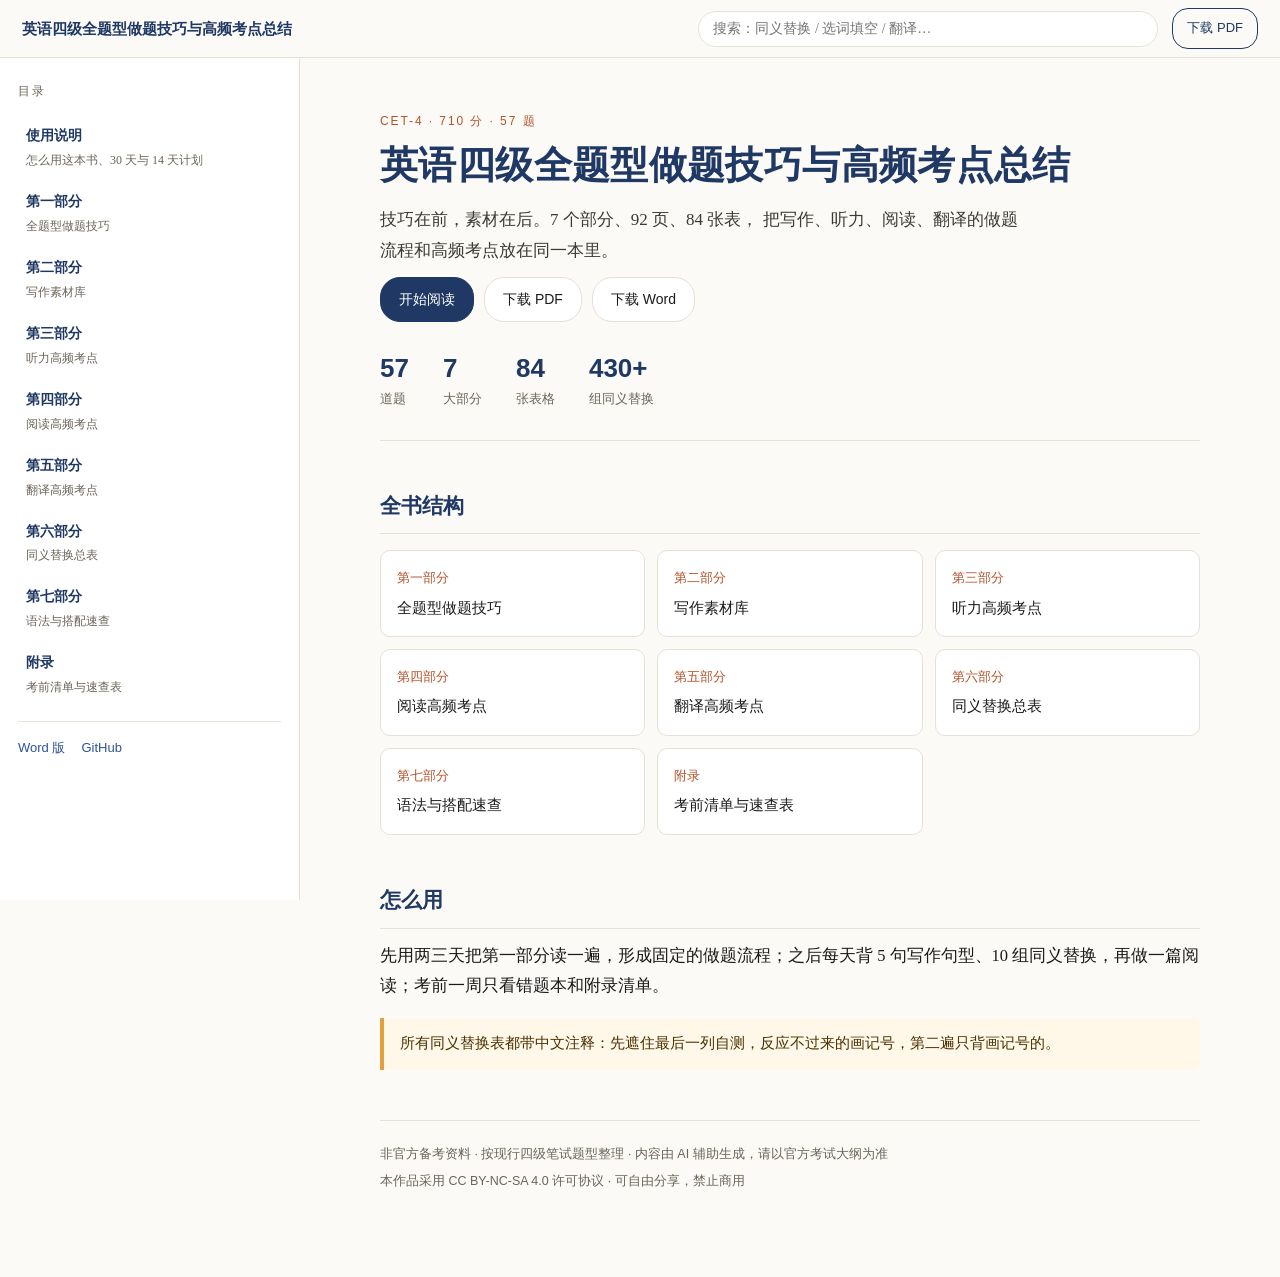
<file: index.html>
<!doctype html>
<html lang="zh-CN">
<head>
<meta charset="utf-8">
<meta name="viewport" content="width=device-width, initial-scale=1">
<title>英语四级全题型做题技巧与高频考点总结</title>
<meta name="description" content="英语四级全题型做题技巧与高频考点总结：写作、听力、阅读、翻译全题型技巧与高频考点。">
<link rel="stylesheet" href="assets/style.css">
</head>
<body data-page="">
<div class="progress" id="progress"></div>
<header class="topbar">
  <button class="menu-btn" id="menuBtn" aria-label="目录">☰</button>
  <a class="brand" href="index.html">英语四级全题型做题技巧与高频考点总结</a>
  <div class="search-box">
    <input id="searchInput" type="search" placeholder="搜索：同义替换 / 选词填空 / 翻译…" autocomplete="off">
  </div>
  <a class="dl" href="assets/cet4-guide.pdf" download>下载 PDF</a>
</header>
<div class="layout">
  <aside class="sidebar" id="sidebar">
    <div class="side-title">目录</div>
    <nav><div class="nav-part"><a class="nav-head" href="intro.html"><span class="nav-label">使用说明</span><span class="nav-desc">怎么用这本书、30 天与 14 天计划</span></a><ul class="nav-sections"><li><a href="intro.html#sec-intro-1">这本书怎么用</a></li><li><a href="intro.html#sec-intro-2">全书结构</a></li><li><a href="intro.html#sec-30-90">30 天计划（每天约 90 分钟）</a></li><li><a href="intro.html#sec-14-120">14 天冲刺（每天约 120 分钟）</a></li><li><a href="intro.html#sec-intro-5">三个本子</a></li><li><a href="intro.html#sec-intro-6">一条最重要的建议</a></li></ul></div><div class="nav-part"><a class="nav-head" href="part1.html"><span class="nav-label">第一部分</span><span class="nav-desc">全题型做题技巧</span></a><ul class="nav-sections"><li><a href="part1.html#sec-1-1">1.1 先看全局：四级考什么、怎么算分</a></li><li><a href="part1.html#sec-1-2">1.2 考场流程与时间分配</a></li><li><a href="part1.html#sec-1-3">1.3 通用底层方法：预读、定位、同义替换、排除</a></li><li><a href="part1.html#sec-1-4-30-12">1.4 写作：30 分钟拿稳 12 分档</a></li><li><a href="part1.html#sec-1-5">1.5 听力：预读、信号词与"所听即所得"的边界</a></li><li><a href="part1.html#sec-1-6">1.6 选词填空：先定词性，再定词义</a></li><li><a href="part1.html#sec-1-7">1.7 长篇阅读：关键词定位与同义改写</a></li><li><a href="part1.html#sec-1-8">1.8 仔细阅读：题干定位、同义替换与干扰项</a></li><li><a href="part1.html#sec-1-9">1.9 翻译：拆句、主干、再装修</a></li><li><a href="part1.html#sec-1-10">1.10 不同目标的分数策略</a></li></ul></div><div class="nav-part"><a class="nav-head" href="part2.html"><span class="nav-label">第二部分</span><span class="nav-desc">写作素材库</span></a><ul class="nav-sections"><li><a href="part2.html#sec-2-1">2.1 评分标准与阅卷逻辑</a></li><li><a href="part2.html#sec-2-2">2.2 六类作文的万能框架</a></li><li><a href="part2.html#sec-2-3-20">2.3 开头段 20 句</a></li><li><a href="part2.html#sec-2-4">2.4 主体段：六类功能句</a></li><li><a href="part2.html#sec-2-5-15">2.5 结尾段 15 句</a></li><li><a href="part2.html#sec-2-6-30">2.6 高分语法结构 30 个</a></li><li><a href="part2.html#sec-2-7">2.7 按话题的常用短语与词伙</a></li><li><a href="part2.html#sec-2-8">2.8 过渡词与常用副词</a></li><li><a href="part2.html#sec-2-9">2.9 可引用的名言与数据表达</a></li><li><a href="part2.html#sec-2-10">2.10 高分替换词表</a></li><li><a href="part2.html#sec-2-11">2.11 十个高频话题的观点库</a></li><li><a href="part2.html#sec-2-12">2.12 四篇范文与点评</a></li><li><a href="part2.html#sec-2-13-30">2.13 中式英语 30 例（错 → 对）</a></li></ul></div><div class="nav-part"><a class="nav-head" href="part3.html"><span class="nav-label">第三部分</span><span class="nav-desc">听力高频考点</span></a><ul class="nav-sections"><li><a href="part3.html#sec-3-1">3.1 语音现象与"听不清"的真相</a></li><li><a href="part3.html#sec-3-2">3.2 短篇新闻：倒金字塔与高频词</a></li><li><a href="part3.html#sec-3-3">3.3 长对话：问答结构与场景词</a></li><li><a href="part3.html#sec-3-4">3.4 听力篇章：结构与信号词</a></li><li><a href="part3.html#sec-3-5">3.5 十五类场景词汇</a></li><li><a href="part3.html#sec-3-6-100">3.6 听力高频短语与习语 100 条</a></li><li><a href="part3.html#sec-3-7-60">3.7 听力同义替换 60 组</a></li><li><a href="part3.html#sec-3-8">3.8 数字、时间、价格与计算</a></li><li><a href="part3.html#sec-3-9">3.9 没听懂时的补救与蒙题策略</a></li></ul></div><div class="nav-part"><a class="nav-head" href="part4.html"><span class="nav-label">第四部分</span><span class="nav-desc">阅读高频考点</span></a><ul class="nav-sections"><li><a href="part4.html#sec-4-1">4.1 选词填空：语法判定十则</a></li><li><a href="part4.html#sec-4-2">4.2 选词填空高频词表</a></li><li><a href="part4.html#sec-4-3">4.3 长篇阅读：定位词与同义改写</a></li><li><a href="part4.html#sec-4-4">4.4 仔细阅读：六类题型与五种干扰项</a></li><li><a href="part4.html#sec-4-5-20">4.5 长难句拆解 20 例</a></li><li><a href="part4.html#sec-4-6-120">4.6 阅读同义词 120 组</a></li><li><a href="part4.html#sec-4-7-60">4.7 同义短语 60 组</a></li><li><a href="part4.html#sec-4-8-71">4.8 高频短语动词 71 个</a></li><li><a href="part4.html#sec-4-9-36">4.9 易混词辨析 36 组</a></li></ul></div><div class="nav-part"><a class="nav-head" href="part5.html"><span class="nav-label">第五部分</span><span class="nav-desc">翻译高频考点</span></a><ul class="nav-sections"><li><a href="part5.html#sec-5-1">5.1 评分标准与四步翻译法</a></li><li><a href="part5.html#sec-5-2">5.2 常考话题与命题规律</a></li><li><a href="part5.html#sec-5-3-180">5.3 中国文化与国情词汇 180 个</a></li><li><a href="part5.html#sec-5-4-50">5.4 中国特色表达与成语 50 个</a></li><li><a href="part5.html#sec-5-5-41">5.5 翻译常用句式 41 个</a></li><li><a href="part5.html#sec-5-6-80">5.6 翻译高频短语 80 个</a></li><li><a href="part5.html#sec-5-7-20">5.7 常见错误 20 例</a></li><li><a href="part5.html#sec-5-8">5.8 五段翻译练习与参考译文</a></li></ul></div><div class="nav-part"><a class="nav-head" href="part6.html"><span class="nav-label">第六部分</span><span class="nav-desc">同义替换总表</span></a><ul class="nav-sections"><li><a href="part6.html#sec-6-1-62">6.1 动词同义替换 62 组</a></li><li><a href="part6.html#sec-6-2-40">6.2 名词同义替换 40 组</a></li><li><a href="part6.html#sec-6-3-50">6.3 形容词与副词同义替换 50 组</a></li><li><a href="part6.html#sec-6-4-40">6.4 句式级同义替换 40 组</a></li><li><a href="part6.html#sec-6-5-44">6.5 熟词僻义 44 个</a></li><li><a href="part6.html#sec-6-6">6.6 常见前缀、后缀与构词</a></li></ul></div><div class="nav-part"><a class="nav-head" href="part7.html"><span class="nav-label">第七部分</span><span class="nav-desc">语法与搭配速查</span></a><ul class="nav-sections"><li><a href="part7.html#sec-7-1">7.1 时态与语态</a></li><li><a href="part7.html#sec-7-2">7.2 非谓语动词</a></li><li><a href="part7.html#sec-7-3">7.3 定语从句</a></li><li><a href="part7.html#sec-7-4">7.4 名词性从句</a></li><li><a href="part7.html#sec-7-5">7.5 状语从句</a></li><li><a href="part7.html#sec-7-6">7.6 虚拟语气</a></li><li><a href="part7.html#sec-7-7">7.7 倒装、强调与省略</a></li><li><a href="part7.html#sec-7-8">7.8 主谓一致与比较结构</a></li><li><a href="part7.html#sec-7-9-80">7.9 固定搭配 80 组</a></li></ul></div><div class="nav-part"><a class="nav-head" href="appendix.html"><span class="nav-label">附录</span><span class="nav-desc">考前清单与速查表</span></a><ul class="nav-sections"><li><a href="appendix.html#sec-A-7">A. 考前 7 天清单</a></li><li><a href="appendix.html#sec-B-10">B. 考场 10 条</a></li><li><a href="appendix.html#sec-C-30">C. 高频易错拼写 30 个</a></li><li><a href="appendix.html#sec-D-24">D. 常见不规则动词 24 个</a></li><li><a href="appendix.html#sec-E">E. 最后三句话</a></li></ul></div></nav>
    <div class="side-foot">
      <a href="assets/cet4-guide.docx" download>Word 版</a>
      <a href="https://github.com/1wozhenfule/cet4-guide" target="_blank" rel="noopener">GitHub</a>
    </div>
  </aside>
  <main class="main">
    <article class="article home">
      
<div class="hero">
  <div class="eyebrow">CET-4 · 710 分 · 57 题</div>
  <h1>英语四级全题型做题技巧与高频考点总结</h1>
  <p class="lede">技巧在前，素材在后。7 个部分、92 页、84 张表，
  把写作、听力、阅读、翻译的做题流程和高频考点放在同一本里。</p>
  <div class="cta">
    <a class="btn primary" href="part1.html">开始阅读</a>
    <a class="btn" href="assets/cet4-guide.pdf" download>下载 PDF</a>
    <a class="btn" href="assets/cet4-guide.docx" download>下载 Word</a>
  </div>
  <div class="stats">
    <div><b>57</b><span>道题</span></div>
    <div><b>7</b><span>大部分</span></div>
    <div><b>84</b><span>张表格</span></div>
    <div><b>430+</b><span>组同义替换</span></div>
  </div>
</div>
<h2>全书结构</h2>
<div class="cards"><a class="card" href="part1.html"><span class="card-k">第一部分</span><span class="card-t">全题型做题技巧</span></a><a class="card" href="part2.html"><span class="card-k">第二部分</span><span class="card-t">写作素材库</span></a><a class="card" href="part3.html"><span class="card-k">第三部分</span><span class="card-t">听力高频考点</span></a><a class="card" href="part4.html"><span class="card-k">第四部分</span><span class="card-t">阅读高频考点</span></a><a class="card" href="part5.html"><span class="card-k">第五部分</span><span class="card-t">翻译高频考点</span></a><a class="card" href="part6.html"><span class="card-k">第六部分</span><span class="card-t">同义替换总表</span></a><a class="card" href="part7.html"><span class="card-k">第七部分</span><span class="card-t">语法与搭配速查</span></a><a class="card" href="appendix.html"><span class="card-k">附录</span><span class="card-t">考前清单与速查表</span></a></div>
<h2>怎么用</h2>
<p>先用两三天把第一部分读一遍，形成固定的做题流程；之后每天背 5 句写作句型、10 组同义替换，再做一篇阅读；考前一周只看错题本和附录清单。</p>
<div class="tip">所有同义替换表都带中文注释：先遮住最后一列自测，反应不过来的画记号，第二遍只背画记号的。</div>

      
    </article>
    <footer class="foot">
      <p>非官方备考资料 · 按现行四级笔试题型整理 · 内容由 AI 辅助生成，请以官方考试大纲为准</p>
      <p>本作品采用 CC BY-NC-SA 4.0 许可协议 · 可自由分享，禁止商用</p>
    </footer>
  </main>
</div>
<div class="search-panel" id="searchPanel" hidden>
  <div class="search-head">搜索结果 <button id="searchClose">关闭</button></div>
  <div id="searchResults"></div>
</div>
<div class="mask" id="mask"></div>
<script>window.__SEARCH__ = "search.json";</script>
<script src="assets/app.js"></script>
</body>
</html>
</file>
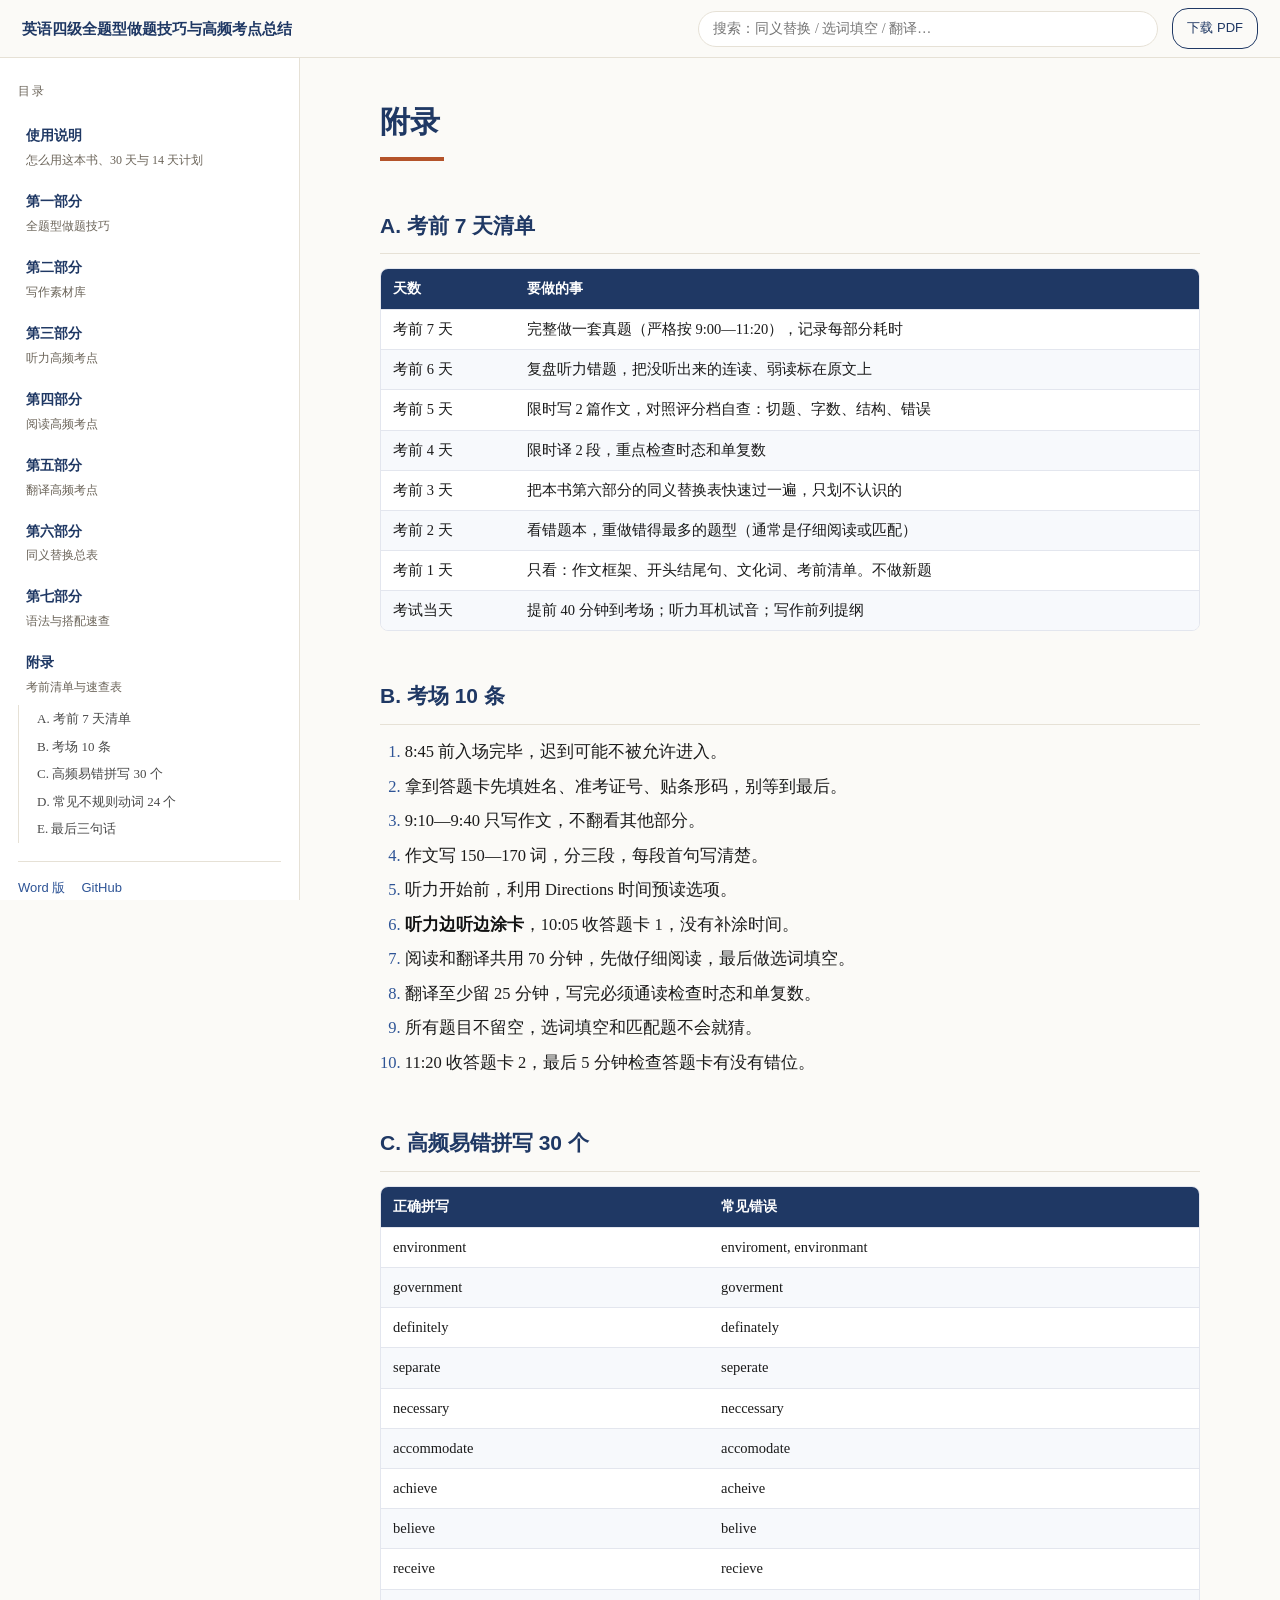
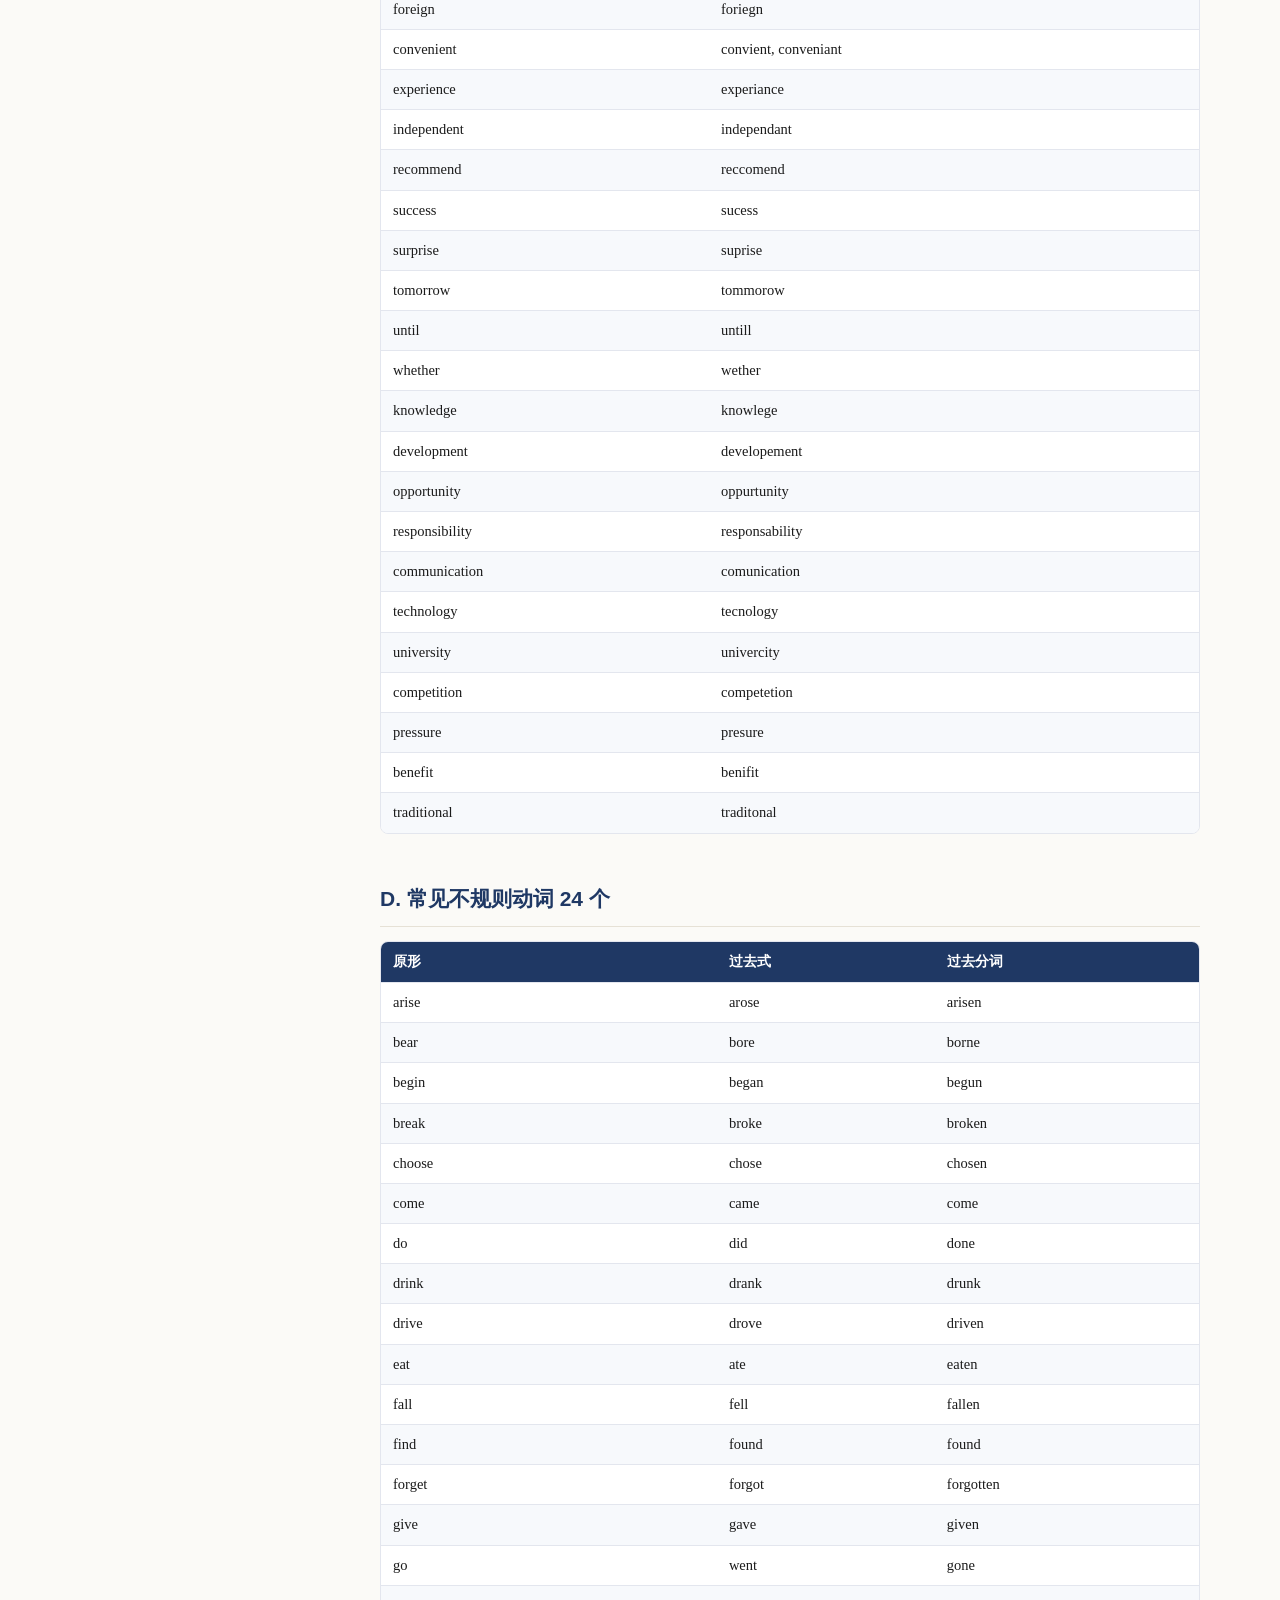
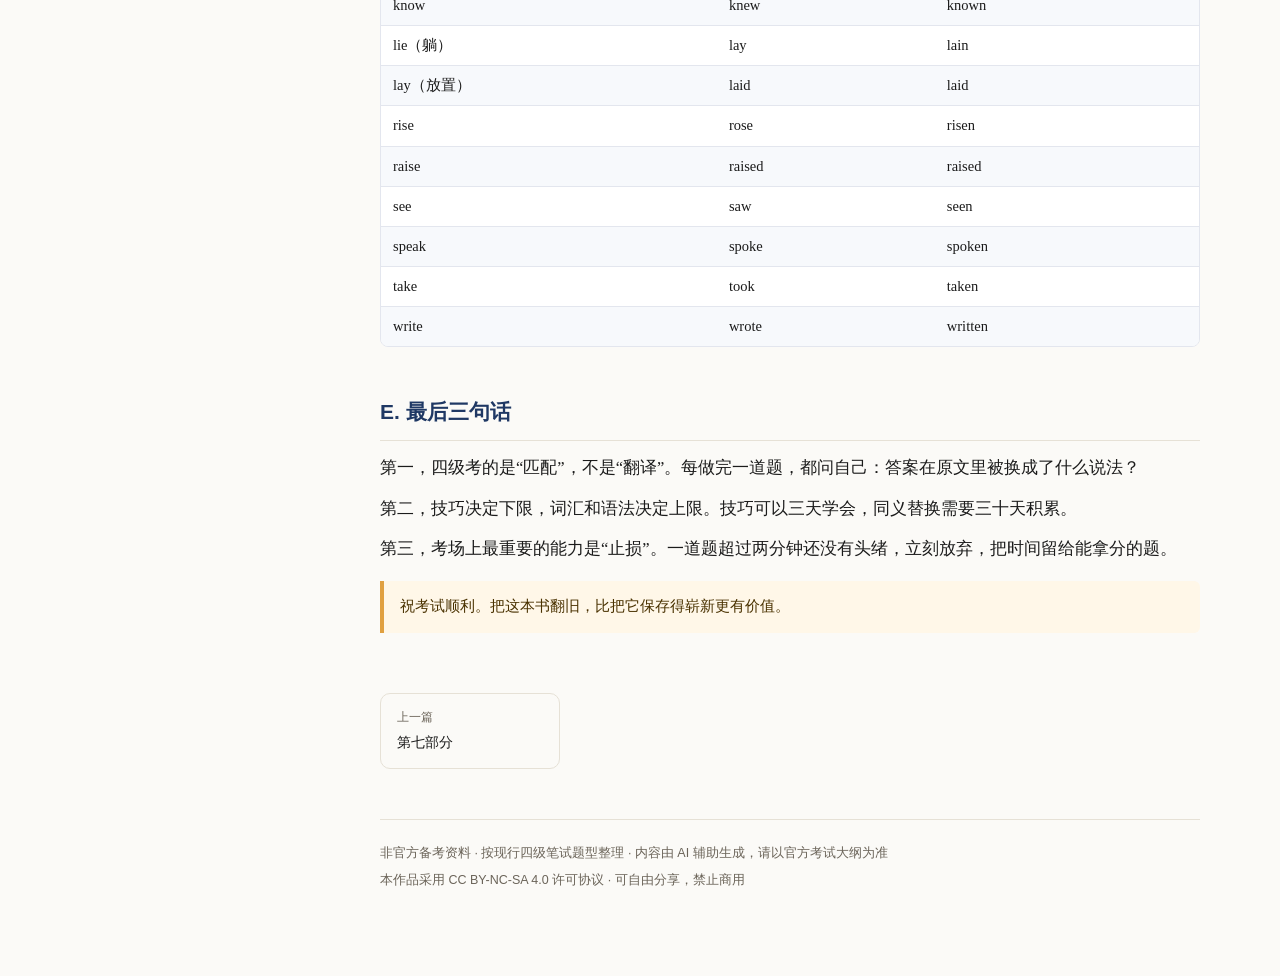
<file: appendix.html>
<!doctype html>
<html lang="zh-CN">
<head>
<meta charset="utf-8">
<meta name="viewport" content="width=device-width, initial-scale=1">
<title>附录 考前清单与速查表 · 英语四级全题型做题技巧与高频考点总结</title>
<meta name="description" content="英语四级全题型做题技巧与高频考点总结：写作、听力、阅读、翻译全题型技巧与高频考点。">
<link rel="stylesheet" href="assets/style.css">
</head>
<body data-page="appendix">
<div class="progress" id="progress"></div>
<header class="topbar">
  <button class="menu-btn" id="menuBtn" aria-label="目录">☰</button>
  <a class="brand" href="index.html">英语四级全题型做题技巧与高频考点总结</a>
  <div class="search-box">
    <input id="searchInput" type="search" placeholder="搜索：同义替换 / 选词填空 / 翻译…" autocomplete="off">
  </div>
  <a class="dl" href="assets/cet4-guide.pdf" download>下载 PDF</a>
</header>
<div class="layout">
  <aside class="sidebar" id="sidebar">
    <div class="side-title">目录</div>
    <nav><div class="nav-part"><a class="nav-head" href="intro.html"><span class="nav-label">使用说明</span><span class="nav-desc">怎么用这本书、30 天与 14 天计划</span></a><ul class="nav-sections"><li><a href="intro.html#sec-intro-1">这本书怎么用</a></li><li><a href="intro.html#sec-intro-2">全书结构</a></li><li><a href="intro.html#sec-30-90">30 天计划（每天约 90 分钟）</a></li><li><a href="intro.html#sec-14-120">14 天冲刺（每天约 120 分钟）</a></li><li><a href="intro.html#sec-intro-5">三个本子</a></li><li><a href="intro.html#sec-intro-6">一条最重要的建议</a></li></ul></div><div class="nav-part"><a class="nav-head" href="part1.html"><span class="nav-label">第一部分</span><span class="nav-desc">全题型做题技巧</span></a><ul class="nav-sections"><li><a href="part1.html#sec-1-1">1.1 先看全局：四级考什么、怎么算分</a></li><li><a href="part1.html#sec-1-2">1.2 考场流程与时间分配</a></li><li><a href="part1.html#sec-1-3">1.3 通用底层方法：预读、定位、同义替换、排除</a></li><li><a href="part1.html#sec-1-4-30-12">1.4 写作：30 分钟拿稳 12 分档</a></li><li><a href="part1.html#sec-1-5">1.5 听力：预读、信号词与"所听即所得"的边界</a></li><li><a href="part1.html#sec-1-6">1.6 选词填空：先定词性，再定词义</a></li><li><a href="part1.html#sec-1-7">1.7 长篇阅读：关键词定位与同义改写</a></li><li><a href="part1.html#sec-1-8">1.8 仔细阅读：题干定位、同义替换与干扰项</a></li><li><a href="part1.html#sec-1-9">1.9 翻译：拆句、主干、再装修</a></li><li><a href="part1.html#sec-1-10">1.10 不同目标的分数策略</a></li></ul></div><div class="nav-part"><a class="nav-head" href="part2.html"><span class="nav-label">第二部分</span><span class="nav-desc">写作素材库</span></a><ul class="nav-sections"><li><a href="part2.html#sec-2-1">2.1 评分标准与阅卷逻辑</a></li><li><a href="part2.html#sec-2-2">2.2 六类作文的万能框架</a></li><li><a href="part2.html#sec-2-3-20">2.3 开头段 20 句</a></li><li><a href="part2.html#sec-2-4">2.4 主体段：六类功能句</a></li><li><a href="part2.html#sec-2-5-15">2.5 结尾段 15 句</a></li><li><a href="part2.html#sec-2-6-30">2.6 高分语法结构 30 个</a></li><li><a href="part2.html#sec-2-7">2.7 按话题的常用短语与词伙</a></li><li><a href="part2.html#sec-2-8">2.8 过渡词与常用副词</a></li><li><a href="part2.html#sec-2-9">2.9 可引用的名言与数据表达</a></li><li><a href="part2.html#sec-2-10">2.10 高分替换词表</a></li><li><a href="part2.html#sec-2-11">2.11 十个高频话题的观点库</a></li><li><a href="part2.html#sec-2-12">2.12 四篇范文与点评</a></li><li><a href="part2.html#sec-2-13-30">2.13 中式英语 30 例（错 → 对）</a></li></ul></div><div class="nav-part"><a class="nav-head" href="part3.html"><span class="nav-label">第三部分</span><span class="nav-desc">听力高频考点</span></a><ul class="nav-sections"><li><a href="part3.html#sec-3-1">3.1 语音现象与"听不清"的真相</a></li><li><a href="part3.html#sec-3-2">3.2 短篇新闻：倒金字塔与高频词</a></li><li><a href="part3.html#sec-3-3">3.3 长对话：问答结构与场景词</a></li><li><a href="part3.html#sec-3-4">3.4 听力篇章：结构与信号词</a></li><li><a href="part3.html#sec-3-5">3.5 十五类场景词汇</a></li><li><a href="part3.html#sec-3-6-100">3.6 听力高频短语与习语 100 条</a></li><li><a href="part3.html#sec-3-7-60">3.7 听力同义替换 60 组</a></li><li><a href="part3.html#sec-3-8">3.8 数字、时间、价格与计算</a></li><li><a href="part3.html#sec-3-9">3.9 没听懂时的补救与蒙题策略</a></li></ul></div><div class="nav-part"><a class="nav-head" href="part4.html"><span class="nav-label">第四部分</span><span class="nav-desc">阅读高频考点</span></a><ul class="nav-sections"><li><a href="part4.html#sec-4-1">4.1 选词填空：语法判定十则</a></li><li><a href="part4.html#sec-4-2">4.2 选词填空高频词表</a></li><li><a href="part4.html#sec-4-3">4.3 长篇阅读：定位词与同义改写</a></li><li><a href="part4.html#sec-4-4">4.4 仔细阅读：六类题型与五种干扰项</a></li><li><a href="part4.html#sec-4-5-20">4.5 长难句拆解 20 例</a></li><li><a href="part4.html#sec-4-6-120">4.6 阅读同义词 120 组</a></li><li><a href="part4.html#sec-4-7-60">4.7 同义短语 60 组</a></li><li><a href="part4.html#sec-4-8-71">4.8 高频短语动词 71 个</a></li><li><a href="part4.html#sec-4-9-36">4.9 易混词辨析 36 组</a></li></ul></div><div class="nav-part"><a class="nav-head" href="part5.html"><span class="nav-label">第五部分</span><span class="nav-desc">翻译高频考点</span></a><ul class="nav-sections"><li><a href="part5.html#sec-5-1">5.1 评分标准与四步翻译法</a></li><li><a href="part5.html#sec-5-2">5.2 常考话题与命题规律</a></li><li><a href="part5.html#sec-5-3-180">5.3 中国文化与国情词汇 180 个</a></li><li><a href="part5.html#sec-5-4-50">5.4 中国特色表达与成语 50 个</a></li><li><a href="part5.html#sec-5-5-41">5.5 翻译常用句式 41 个</a></li><li><a href="part5.html#sec-5-6-80">5.6 翻译高频短语 80 个</a></li><li><a href="part5.html#sec-5-7-20">5.7 常见错误 20 例</a></li><li><a href="part5.html#sec-5-8">5.8 五段翻译练习与参考译文</a></li></ul></div><div class="nav-part"><a class="nav-head" href="part6.html"><span class="nav-label">第六部分</span><span class="nav-desc">同义替换总表</span></a><ul class="nav-sections"><li><a href="part6.html#sec-6-1-62">6.1 动词同义替换 62 组</a></li><li><a href="part6.html#sec-6-2-40">6.2 名词同义替换 40 组</a></li><li><a href="part6.html#sec-6-3-50">6.3 形容词与副词同义替换 50 组</a></li><li><a href="part6.html#sec-6-4-40">6.4 句式级同义替换 40 组</a></li><li><a href="part6.html#sec-6-5-44">6.5 熟词僻义 44 个</a></li><li><a href="part6.html#sec-6-6">6.6 常见前缀、后缀与构词</a></li></ul></div><div class="nav-part"><a class="nav-head" href="part7.html"><span class="nav-label">第七部分</span><span class="nav-desc">语法与搭配速查</span></a><ul class="nav-sections"><li><a href="part7.html#sec-7-1">7.1 时态与语态</a></li><li><a href="part7.html#sec-7-2">7.2 非谓语动词</a></li><li><a href="part7.html#sec-7-3">7.3 定语从句</a></li><li><a href="part7.html#sec-7-4">7.4 名词性从句</a></li><li><a href="part7.html#sec-7-5">7.5 状语从句</a></li><li><a href="part7.html#sec-7-6">7.6 虚拟语气</a></li><li><a href="part7.html#sec-7-7">7.7 倒装、强调与省略</a></li><li><a href="part7.html#sec-7-8">7.8 主谓一致与比较结构</a></li><li><a href="part7.html#sec-7-9-80">7.9 固定搭配 80 组</a></li></ul></div><div class="nav-part active"><a class="nav-head" href="appendix.html"><span class="nav-label">附录</span><span class="nav-desc">考前清单与速查表</span></a><ul class="nav-sections"><li><a href="appendix.html#sec-A-7">A. 考前 7 天清单</a></li><li><a href="appendix.html#sec-B-10">B. 考场 10 条</a></li><li><a href="appendix.html#sec-C-30">C. 高频易错拼写 30 个</a></li><li><a href="appendix.html#sec-D-24">D. 常见不规则动词 24 个</a></li><li><a href="appendix.html#sec-E">E. 最后三句话</a></li></ul></div></nav>
    <div class="side-foot">
      <a href="assets/cet4-guide.docx" download>Word 版</a>
      <a href="https://github.com/1wozhenfule/cet4-guide" target="_blank" rel="noopener">GitHub</a>
    </div>
  </aside>
  <main class="main">
    <article class="article">
      <h1>附录</h1>
<h2 id="sec-A-7">A. 考前 7 天清单<a class="anchor" href="#sec-A-7" aria-label="链接">#</a></h2>
<div class="table-wrap"><table><thead><tr><th>天数</th><th>要做的事</th></tr></thead><tbody><tr><td>考前 7 天</td><td>完整做一套真题（严格按 9:00—11:20），记录每部分耗时</td></tr><tr><td>考前 6 天</td><td>复盘听力错题，把没听出来的连读、弱读标在原文上</td></tr><tr><td>考前 5 天</td><td>限时写 2 篇作文，对照评分档自查：切题、字数、结构、错误</td></tr><tr><td>考前 4 天</td><td>限时译 2 段，重点检查时态和单复数</td></tr><tr><td>考前 3 天</td><td>把本书第六部分的同义替换表快速过一遍，只划不认识的</td></tr><tr><td>考前 2 天</td><td>看错题本，重做错得最多的题型（通常是仔细阅读或匹配）</td></tr><tr><td>考前 1 天</td><td>只看：作文框架、开头结尾句、文化词、考前清单。不做新题</td></tr><tr><td>考试当天</td><td>提前 40 分钟到考场；听力耳机试音；写作前列提纲</td></tr></tbody></table></div>
<h2 id="sec-B-10">B. 考场 10 条<a class="anchor" href="#sec-B-10" aria-label="链接">#</a></h2>
<ol><li>8:45 前入场完毕，迟到可能不被允许进入。</li><li>拿到答题卡先填姓名、准考证号、贴条形码，别等到最后。</li><li>9:10—9:40 只写作文，不翻看其他部分。</li><li>作文写 150—170 词，分三段，每段首句写清楚。</li><li>听力开始前，利用 Directions 时间预读选项。</li><li><strong>听力边听边涂卡</strong>，10:05 收答题卡 1，没有补涂时间。</li><li>阅读和翻译共用 70 分钟，先做仔细阅读，最后做选词填空。</li><li>翻译至少留 25 分钟，写完必须通读检查时态和单复数。</li><li>所有题目不留空，选词填空和匹配题不会就猜。</li><li>11:20 收答题卡 2，最后 5 分钟检查答题卡有没有错位。</li></ol>
<h2 id="sec-C-30">C. 高频易错拼写 30 个<a class="anchor" href="#sec-C-30" aria-label="链接">#</a></h2>
<div class="table-wrap"><table><thead><tr><th>正确拼写</th><th>常见错误</th></tr></thead><tbody><tr><td>environment</td><td>enviroment, environmant</td></tr><tr><td>government</td><td>goverment</td></tr><tr><td>definitely</td><td>definately</td></tr><tr><td>separate</td><td>seperate</td></tr><tr><td>necessary</td><td>neccessary</td></tr><tr><td>accommodate</td><td>accomodate</td></tr><tr><td>achieve</td><td>acheive</td></tr><tr><td>believe</td><td>belive</td></tr><tr><td>receive</td><td>recieve</td></tr><tr><td>foreign</td><td>foriegn</td></tr><tr><td>convenient</td><td>convient, conveniant</td></tr><tr><td>experience</td><td>experiance</td></tr><tr><td>independent</td><td>independant</td></tr><tr><td>recommend</td><td>reccomend</td></tr><tr><td>success</td><td>sucess</td></tr><tr><td>surprise</td><td>suprise</td></tr><tr><td>tomorrow</td><td>tommorow</td></tr><tr><td>until</td><td>untill</td></tr><tr><td>whether</td><td>wether</td></tr><tr><td>knowledge</td><td>knowlege</td></tr><tr><td>development</td><td>developement</td></tr><tr><td>opportunity</td><td>oppurtunity</td></tr><tr><td>responsibility</td><td>responsability</td></tr><tr><td>communication</td><td>comunication</td></tr><tr><td>technology</td><td>tecnology</td></tr><tr><td>university</td><td>univercity</td></tr><tr><td>competition</td><td>competetion</td></tr><tr><td>pressure</td><td>presure</td></tr><tr><td>benefit</td><td>benifit</td></tr><tr><td>traditional</td><td>traditonal</td></tr></tbody></table></div>
<h2 id="sec-D-24">D. 常见不规则动词 24 个<a class="anchor" href="#sec-D-24" aria-label="链接">#</a></h2>
<div class="table-wrap"><table><thead><tr><th>原形</th><th>过去式</th><th>过去分词</th></tr></thead><tbody><tr><td>arise</td><td>arose</td><td>arisen</td></tr><tr><td>bear</td><td>bore</td><td>borne</td></tr><tr><td>begin</td><td>began</td><td>begun</td></tr><tr><td>break</td><td>broke</td><td>broken</td></tr><tr><td>choose</td><td>chose</td><td>chosen</td></tr><tr><td>come</td><td>came</td><td>come</td></tr><tr><td>do</td><td>did</td><td>done</td></tr><tr><td>drink</td><td>drank</td><td>drunk</td></tr><tr><td>drive</td><td>drove</td><td>driven</td></tr><tr><td>eat</td><td>ate</td><td>eaten</td></tr><tr><td>fall</td><td>fell</td><td>fallen</td></tr><tr><td>find</td><td>found</td><td>found</td></tr><tr><td>forget</td><td>forgot</td><td>forgotten</td></tr><tr><td>give</td><td>gave</td><td>given</td></tr><tr><td>go</td><td>went</td><td>gone</td></tr><tr><td>know</td><td>knew</td><td>known</td></tr><tr><td>lie（躺）</td><td>lay</td><td>lain</td></tr><tr><td>lay（放置）</td><td>laid</td><td>laid</td></tr><tr><td>rise</td><td>rose</td><td>risen</td></tr><tr><td>raise</td><td>raised</td><td>raised</td></tr><tr><td>see</td><td>saw</td><td>seen</td></tr><tr><td>speak</td><td>spoke</td><td>spoken</td></tr><tr><td>take</td><td>took</td><td>taken</td></tr><tr><td>write</td><td>wrote</td><td>written</td></tr></tbody></table></div>
<h2 id="sec-E">E. 最后三句话<a class="anchor" href="#sec-E" aria-label="链接">#</a></h2>
<p>第一，四级考的是“匹配”，不是“翻译”。每做完一道题，都问自己：答案在原文里被换成了什么说法？</p>
<p>第二，技巧决定下限，词汇和语法决定上限。技巧可以三天学会，同义替换需要三十天积累。</p>
<p>第三，考场上最重要的能力是“止损”。一道题超过两分钟还没有头绪，立刻放弃，把时间留给能拿分的题。</p>
<div class="tip">祝考试顺利。把这本书翻旧，比把它保存得崭新更有价值。</div>
      <a class="pager prev" href="part7.html"><span>上一篇</span>第七部分</a>
    </article>
    <footer class="foot">
      <p>非官方备考资料 · 按现行四级笔试题型整理 · 内容由 AI 辅助生成，请以官方考试大纲为准</p>
      <p>本作品采用 CC BY-NC-SA 4.0 许可协议 · 可自由分享，禁止商用</p>
    </footer>
  </main>
</div>
<div class="search-panel" id="searchPanel" hidden>
  <div class="search-head">搜索结果 <button id="searchClose">关闭</button></div>
  <div id="searchResults"></div>
</div>
<div class="mask" id="mask"></div>
<script>window.__SEARCH__ = "search.json";</script>
<script src="assets/app.js"></script>
</body>
</html>
</file>
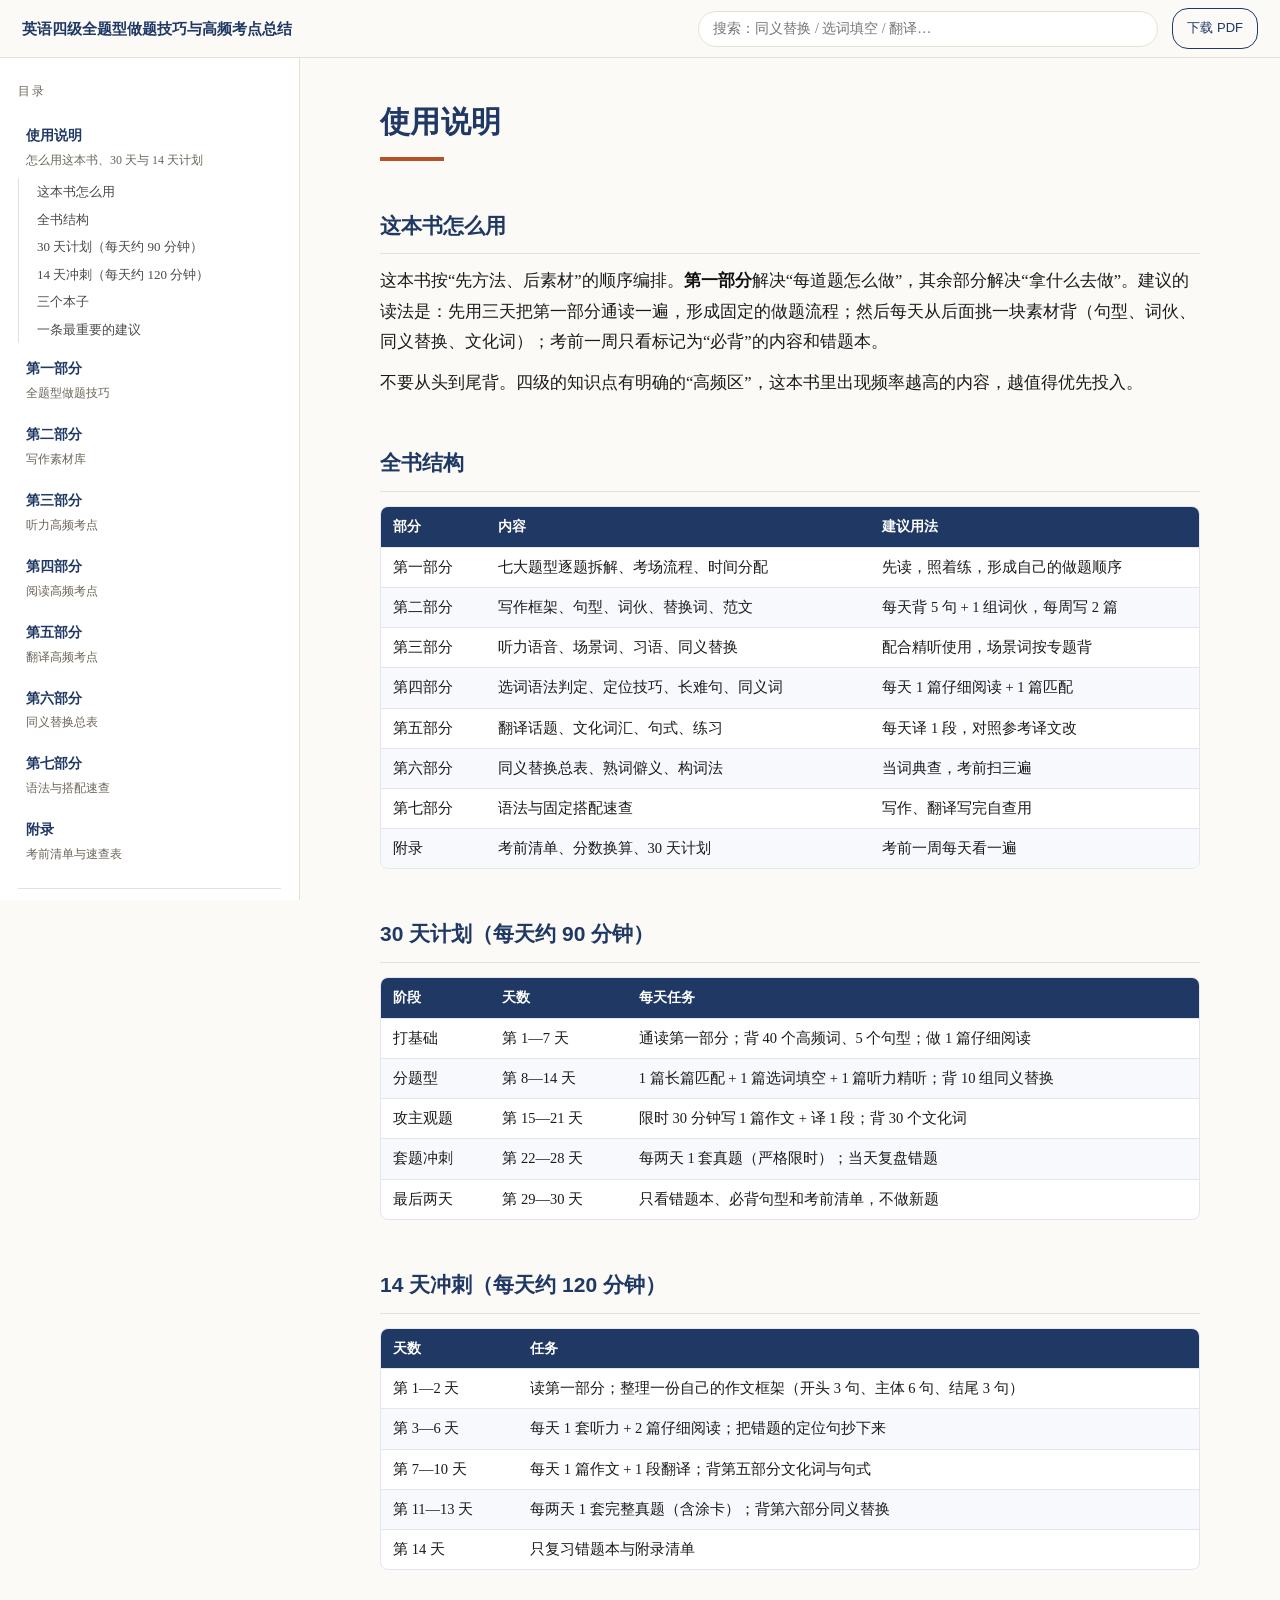
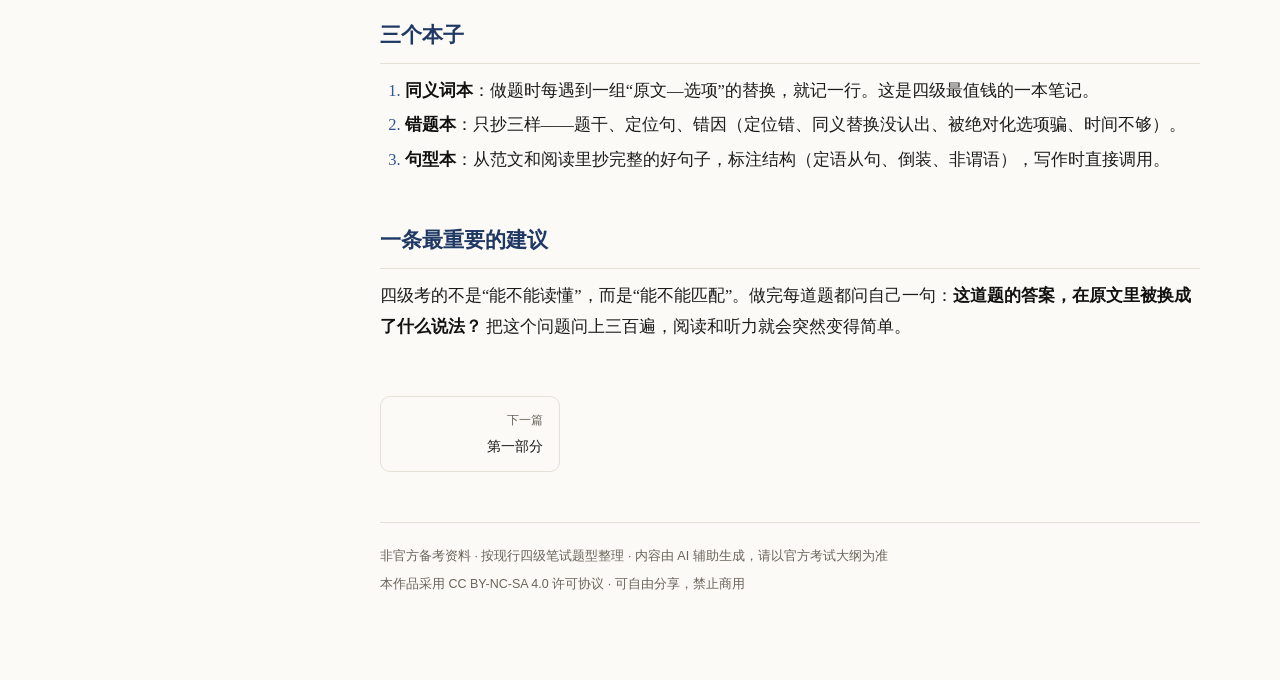
<file: intro.html>
<!doctype html>
<html lang="zh-CN">
<head>
<meta charset="utf-8">
<meta name="viewport" content="width=device-width, initial-scale=1">
<title>使用说明 怎么用这本书、30 天与 14 天计划 · 英语四级全题型做题技巧与高频考点总结</title>
<meta name="description" content="英语四级全题型做题技巧与高频考点总结：写作、听力、阅读、翻译全题型技巧与高频考点。">
<link rel="stylesheet" href="assets/style.css">
</head>
<body data-page="intro">
<div class="progress" id="progress"></div>
<header class="topbar">
  <button class="menu-btn" id="menuBtn" aria-label="目录">☰</button>
  <a class="brand" href="index.html">英语四级全题型做题技巧与高频考点总结</a>
  <div class="search-box">
    <input id="searchInput" type="search" placeholder="搜索：同义替换 / 选词填空 / 翻译…" autocomplete="off">
  </div>
  <a class="dl" href="assets/cet4-guide.pdf" download>下载 PDF</a>
</header>
<div class="layout">
  <aside class="sidebar" id="sidebar">
    <div class="side-title">目录</div>
    <nav><div class="nav-part active"><a class="nav-head" href="intro.html"><span class="nav-label">使用说明</span><span class="nav-desc">怎么用这本书、30 天与 14 天计划</span></a><ul class="nav-sections"><li><a href="intro.html#sec-intro-1">这本书怎么用</a></li><li><a href="intro.html#sec-intro-2">全书结构</a></li><li><a href="intro.html#sec-30-90">30 天计划（每天约 90 分钟）</a></li><li><a href="intro.html#sec-14-120">14 天冲刺（每天约 120 分钟）</a></li><li><a href="intro.html#sec-intro-5">三个本子</a></li><li><a href="intro.html#sec-intro-6">一条最重要的建议</a></li></ul></div><div class="nav-part"><a class="nav-head" href="part1.html"><span class="nav-label">第一部分</span><span class="nav-desc">全题型做题技巧</span></a><ul class="nav-sections"><li><a href="part1.html#sec-1-1">1.1 先看全局：四级考什么、怎么算分</a></li><li><a href="part1.html#sec-1-2">1.2 考场流程与时间分配</a></li><li><a href="part1.html#sec-1-3">1.3 通用底层方法：预读、定位、同义替换、排除</a></li><li><a href="part1.html#sec-1-4-30-12">1.4 写作：30 分钟拿稳 12 分档</a></li><li><a href="part1.html#sec-1-5">1.5 听力：预读、信号词与"所听即所得"的边界</a></li><li><a href="part1.html#sec-1-6">1.6 选词填空：先定词性，再定词义</a></li><li><a href="part1.html#sec-1-7">1.7 长篇阅读：关键词定位与同义改写</a></li><li><a href="part1.html#sec-1-8">1.8 仔细阅读：题干定位、同义替换与干扰项</a></li><li><a href="part1.html#sec-1-9">1.9 翻译：拆句、主干、再装修</a></li><li><a href="part1.html#sec-1-10">1.10 不同目标的分数策略</a></li></ul></div><div class="nav-part"><a class="nav-head" href="part2.html"><span class="nav-label">第二部分</span><span class="nav-desc">写作素材库</span></a><ul class="nav-sections"><li><a href="part2.html#sec-2-1">2.1 评分标准与阅卷逻辑</a></li><li><a href="part2.html#sec-2-2">2.2 六类作文的万能框架</a></li><li><a href="part2.html#sec-2-3-20">2.3 开头段 20 句</a></li><li><a href="part2.html#sec-2-4">2.4 主体段：六类功能句</a></li><li><a href="part2.html#sec-2-5-15">2.5 结尾段 15 句</a></li><li><a href="part2.html#sec-2-6-30">2.6 高分语法结构 30 个</a></li><li><a href="part2.html#sec-2-7">2.7 按话题的常用短语与词伙</a></li><li><a href="part2.html#sec-2-8">2.8 过渡词与常用副词</a></li><li><a href="part2.html#sec-2-9">2.9 可引用的名言与数据表达</a></li><li><a href="part2.html#sec-2-10">2.10 高分替换词表</a></li><li><a href="part2.html#sec-2-11">2.11 十个高频话题的观点库</a></li><li><a href="part2.html#sec-2-12">2.12 四篇范文与点评</a></li><li><a href="part2.html#sec-2-13-30">2.13 中式英语 30 例（错 → 对）</a></li></ul></div><div class="nav-part"><a class="nav-head" href="part3.html"><span class="nav-label">第三部分</span><span class="nav-desc">听力高频考点</span></a><ul class="nav-sections"><li><a href="part3.html#sec-3-1">3.1 语音现象与"听不清"的真相</a></li><li><a href="part3.html#sec-3-2">3.2 短篇新闻：倒金字塔与高频词</a></li><li><a href="part3.html#sec-3-3">3.3 长对话：问答结构与场景词</a></li><li><a href="part3.html#sec-3-4">3.4 听力篇章：结构与信号词</a></li><li><a href="part3.html#sec-3-5">3.5 十五类场景词汇</a></li><li><a href="part3.html#sec-3-6-100">3.6 听力高频短语与习语 100 条</a></li><li><a href="part3.html#sec-3-7-60">3.7 听力同义替换 60 组</a></li><li><a href="part3.html#sec-3-8">3.8 数字、时间、价格与计算</a></li><li><a href="part3.html#sec-3-9">3.9 没听懂时的补救与蒙题策略</a></li></ul></div><div class="nav-part"><a class="nav-head" href="part4.html"><span class="nav-label">第四部分</span><span class="nav-desc">阅读高频考点</span></a><ul class="nav-sections"><li><a href="part4.html#sec-4-1">4.1 选词填空：语法判定十则</a></li><li><a href="part4.html#sec-4-2">4.2 选词填空高频词表</a></li><li><a href="part4.html#sec-4-3">4.3 长篇阅读：定位词与同义改写</a></li><li><a href="part4.html#sec-4-4">4.4 仔细阅读：六类题型与五种干扰项</a></li><li><a href="part4.html#sec-4-5-20">4.5 长难句拆解 20 例</a></li><li><a href="part4.html#sec-4-6-120">4.6 阅读同义词 120 组</a></li><li><a href="part4.html#sec-4-7-60">4.7 同义短语 60 组</a></li><li><a href="part4.html#sec-4-8-71">4.8 高频短语动词 71 个</a></li><li><a href="part4.html#sec-4-9-36">4.9 易混词辨析 36 组</a></li></ul></div><div class="nav-part"><a class="nav-head" href="part5.html"><span class="nav-label">第五部分</span><span class="nav-desc">翻译高频考点</span></a><ul class="nav-sections"><li><a href="part5.html#sec-5-1">5.1 评分标准与四步翻译法</a></li><li><a href="part5.html#sec-5-2">5.2 常考话题与命题规律</a></li><li><a href="part5.html#sec-5-3-180">5.3 中国文化与国情词汇 180 个</a></li><li><a href="part5.html#sec-5-4-50">5.4 中国特色表达与成语 50 个</a></li><li><a href="part5.html#sec-5-5-41">5.5 翻译常用句式 41 个</a></li><li><a href="part5.html#sec-5-6-80">5.6 翻译高频短语 80 个</a></li><li><a href="part5.html#sec-5-7-20">5.7 常见错误 20 例</a></li><li><a href="part5.html#sec-5-8">5.8 五段翻译练习与参考译文</a></li></ul></div><div class="nav-part"><a class="nav-head" href="part6.html"><span class="nav-label">第六部分</span><span class="nav-desc">同义替换总表</span></a><ul class="nav-sections"><li><a href="part6.html#sec-6-1-62">6.1 动词同义替换 62 组</a></li><li><a href="part6.html#sec-6-2-40">6.2 名词同义替换 40 组</a></li><li><a href="part6.html#sec-6-3-50">6.3 形容词与副词同义替换 50 组</a></li><li><a href="part6.html#sec-6-4-40">6.4 句式级同义替换 40 组</a></li><li><a href="part6.html#sec-6-5-44">6.5 熟词僻义 44 个</a></li><li><a href="part6.html#sec-6-6">6.6 常见前缀、后缀与构词</a></li></ul></div><div class="nav-part"><a class="nav-head" href="part7.html"><span class="nav-label">第七部分</span><span class="nav-desc">语法与搭配速查</span></a><ul class="nav-sections"><li><a href="part7.html#sec-7-1">7.1 时态与语态</a></li><li><a href="part7.html#sec-7-2">7.2 非谓语动词</a></li><li><a href="part7.html#sec-7-3">7.3 定语从句</a></li><li><a href="part7.html#sec-7-4">7.4 名词性从句</a></li><li><a href="part7.html#sec-7-5">7.5 状语从句</a></li><li><a href="part7.html#sec-7-6">7.6 虚拟语气</a></li><li><a href="part7.html#sec-7-7">7.7 倒装、强调与省略</a></li><li><a href="part7.html#sec-7-8">7.8 主谓一致与比较结构</a></li><li><a href="part7.html#sec-7-9-80">7.9 固定搭配 80 组</a></li></ul></div><div class="nav-part"><a class="nav-head" href="appendix.html"><span class="nav-label">附录</span><span class="nav-desc">考前清单与速查表</span></a><ul class="nav-sections"><li><a href="appendix.html#sec-A-7">A. 考前 7 天清单</a></li><li><a href="appendix.html#sec-B-10">B. 考场 10 条</a></li><li><a href="appendix.html#sec-C-30">C. 高频易错拼写 30 个</a></li><li><a href="appendix.html#sec-D-24">D. 常见不规则动词 24 个</a></li><li><a href="appendix.html#sec-E">E. 最后三句话</a></li></ul></div></nav>
    <div class="side-foot">
      <a href="assets/cet4-guide.docx" download>Word 版</a>
      <a href="https://github.com/1wozhenfule/cet4-guide" target="_blank" rel="noopener">GitHub</a>
    </div>
  </aside>
  <main class="main">
    <article class="article">
      <h1>使用说明</h1>
<h2 id="sec-intro-1">这本书怎么用<a class="anchor" href="#sec-intro-1" aria-label="链接">#</a></h2>
<p>这本书按“先方法、后素材”的顺序编排。<strong>第一部分</strong>解决“每道题怎么做”，其余部分解决“拿什么去做”。建议的读法是：先用三天把第一部分通读一遍，形成固定的做题流程；然后每天从后面挑一块素材背（句型、词伙、同义替换、文化词）；考前一周只看标记为“必背”的内容和错题本。</p>
<p>不要从头到尾背。四级的知识点有明确的“高频区”，这本书里出现频率越高的内容，越值得优先投入。</p>
<h2 id="sec-intro-2">全书结构<a class="anchor" href="#sec-intro-2" aria-label="链接">#</a></h2>
<div class="table-wrap"><table><thead><tr><th>部分</th><th>内容</th><th>建议用法</th></tr></thead><tbody><tr><td>第一部分</td><td>七大题型逐题拆解、考场流程、时间分配</td><td>先读，照着练，形成自己的做题顺序</td></tr><tr><td>第二部分</td><td>写作框架、句型、词伙、替换词、范文</td><td>每天背 5 句 + 1 组词伙，每周写 2 篇</td></tr><tr><td>第三部分</td><td>听力语音、场景词、习语、同义替换</td><td>配合精听使用，场景词按专题背</td></tr><tr><td>第四部分</td><td>选词语法判定、定位技巧、长难句、同义词</td><td>每天 1 篇仔细阅读 + 1 篇匹配</td></tr><tr><td>第五部分</td><td>翻译话题、文化词汇、句式、练习</td><td>每天译 1 段，对照参考译文改</td></tr><tr><td>第六部分</td><td>同义替换总表、熟词僻义、构词法</td><td>当词典查，考前扫三遍</td></tr><tr><td>第七部分</td><td>语法与固定搭配速查</td><td>写作、翻译写完自查用</td></tr><tr><td>附录</td><td>考前清单、分数换算、30 天计划</td><td>考前一周每天看一遍</td></tr></tbody></table></div>
<h2 id="sec-30-90">30 天计划（每天约 90 分钟）<a class="anchor" href="#sec-30-90" aria-label="链接">#</a></h2>
<div class="table-wrap"><table><thead><tr><th>阶段</th><th>天数</th><th>每天任务</th></tr></thead><tbody><tr><td>打基础</td><td>第 1—7 天</td><td>通读第一部分；背 40 个高频词、5 个句型；做 1 篇仔细阅读</td></tr><tr><td>分题型</td><td>第 8—14 天</td><td>1 篇长篇匹配 + 1 篇选词填空 + 1 篇听力精听；背 10 组同义替换</td></tr><tr><td>攻主观题</td><td>第 15—21 天</td><td>限时 30 分钟写 1 篇作文 + 译 1 段；背 30 个文化词</td></tr><tr><td>套题冲刺</td><td>第 22—28 天</td><td>每两天 1 套真题（严格限时）；当天复盘错题</td></tr><tr><td>最后两天</td><td>第 29—30 天</td><td>只看错题本、必背句型和考前清单，不做新题</td></tr></tbody></table></div>
<h2 id="sec-14-120">14 天冲刺（每天约 120 分钟）<a class="anchor" href="#sec-14-120" aria-label="链接">#</a></h2>
<div class="table-wrap"><table><thead><tr><th>天数</th><th>任务</th></tr></thead><tbody><tr><td>第 1—2 天</td><td>读第一部分；整理一份自己的作文框架（开头 3 句、主体 6 句、结尾 3 句）</td></tr><tr><td>第 3—6 天</td><td>每天 1 套听力 + 2 篇仔细阅读；把错题的定位句抄下来</td></tr><tr><td>第 7—10 天</td><td>每天 1 篇作文 + 1 段翻译；背第五部分文化词与句式</td></tr><tr><td>第 11—13 天</td><td>每两天 1 套完整真题（含涂卡）；背第六部分同义替换</td></tr><tr><td>第 14 天</td><td>只复习错题本与附录清单</td></tr></tbody></table></div>
<h2 id="sec-intro-5">三个本子<a class="anchor" href="#sec-intro-5" aria-label="链接">#</a></h2>
<ol><li><strong>同义词本</strong>：做题时每遇到一组“原文—选项”的替换，就记一行。这是四级最值钱的一本笔记。</li><li><strong>错题本</strong>：只抄三样——题干、定位句、错因（定位错、同义替换没认出、被绝对化选项骗、时间不够）。</li><li><strong>句型本</strong>：从范文和阅读里抄完整的好句子，标注结构（定语从句、倒装、非谓语），写作时直接调用。</li></ol>
<h2 id="sec-intro-6">一条最重要的建议<a class="anchor" href="#sec-intro-6" aria-label="链接">#</a></h2>
<p>四级考的不是“能不能读懂”，而是“能不能匹配”。做完每道题都问自己一句：<strong>这道题的答案，在原文里被换成了什么说法？</strong> 把这个问题问上三百遍，阅读和听力就会突然变得简单。</p>
      <a class="pager next" href="part1.html"><span>下一篇</span>第一部分</a>
    </article>
    <footer class="foot">
      <p>非官方备考资料 · 按现行四级笔试题型整理 · 内容由 AI 辅助生成，请以官方考试大纲为准</p>
      <p>本作品采用 CC BY-NC-SA 4.0 许可协议 · 可自由分享，禁止商用</p>
    </footer>
  </main>
</div>
<div class="search-panel" id="searchPanel" hidden>
  <div class="search-head">搜索结果 <button id="searchClose">关闭</button></div>
  <div id="searchResults"></div>
</div>
<div class="mask" id="mask"></div>
<script>window.__SEARCH__ = "search.json";</script>
<script src="assets/app.js"></script>
</body>
</html>
</file>
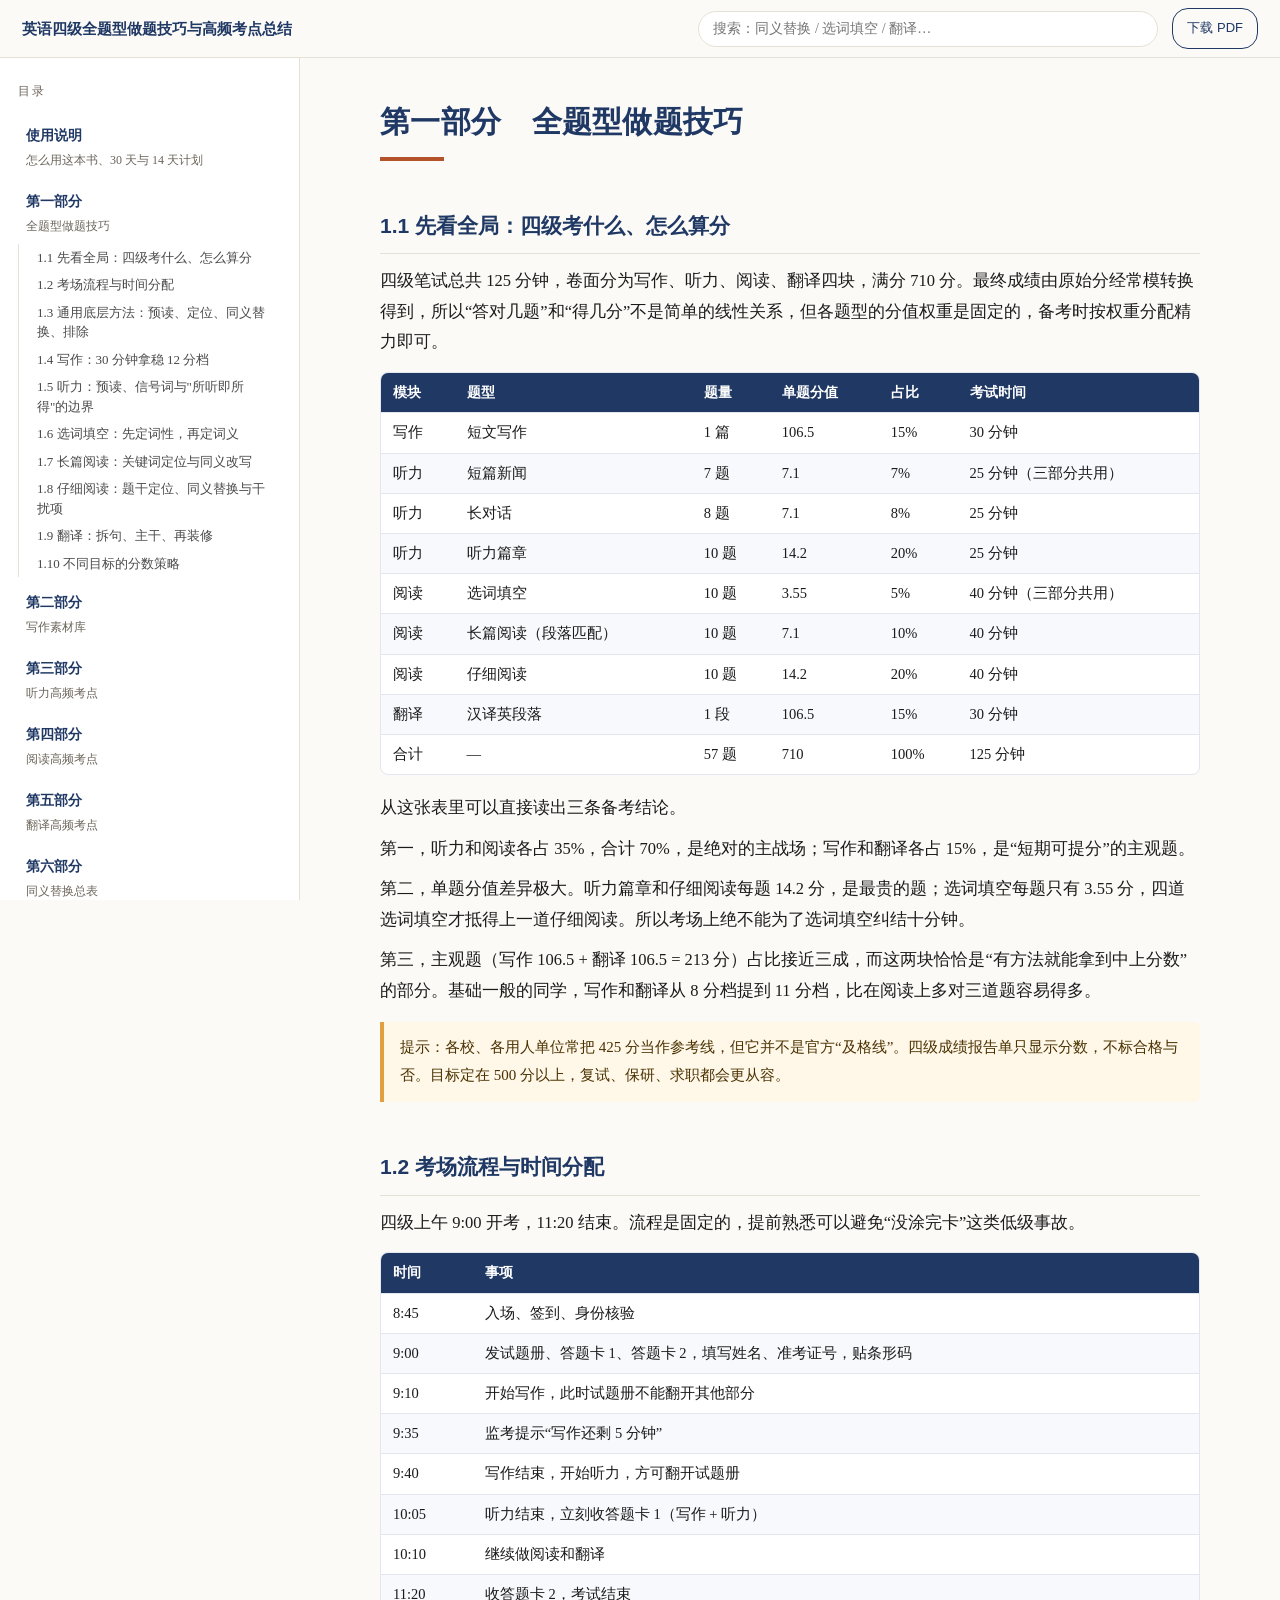
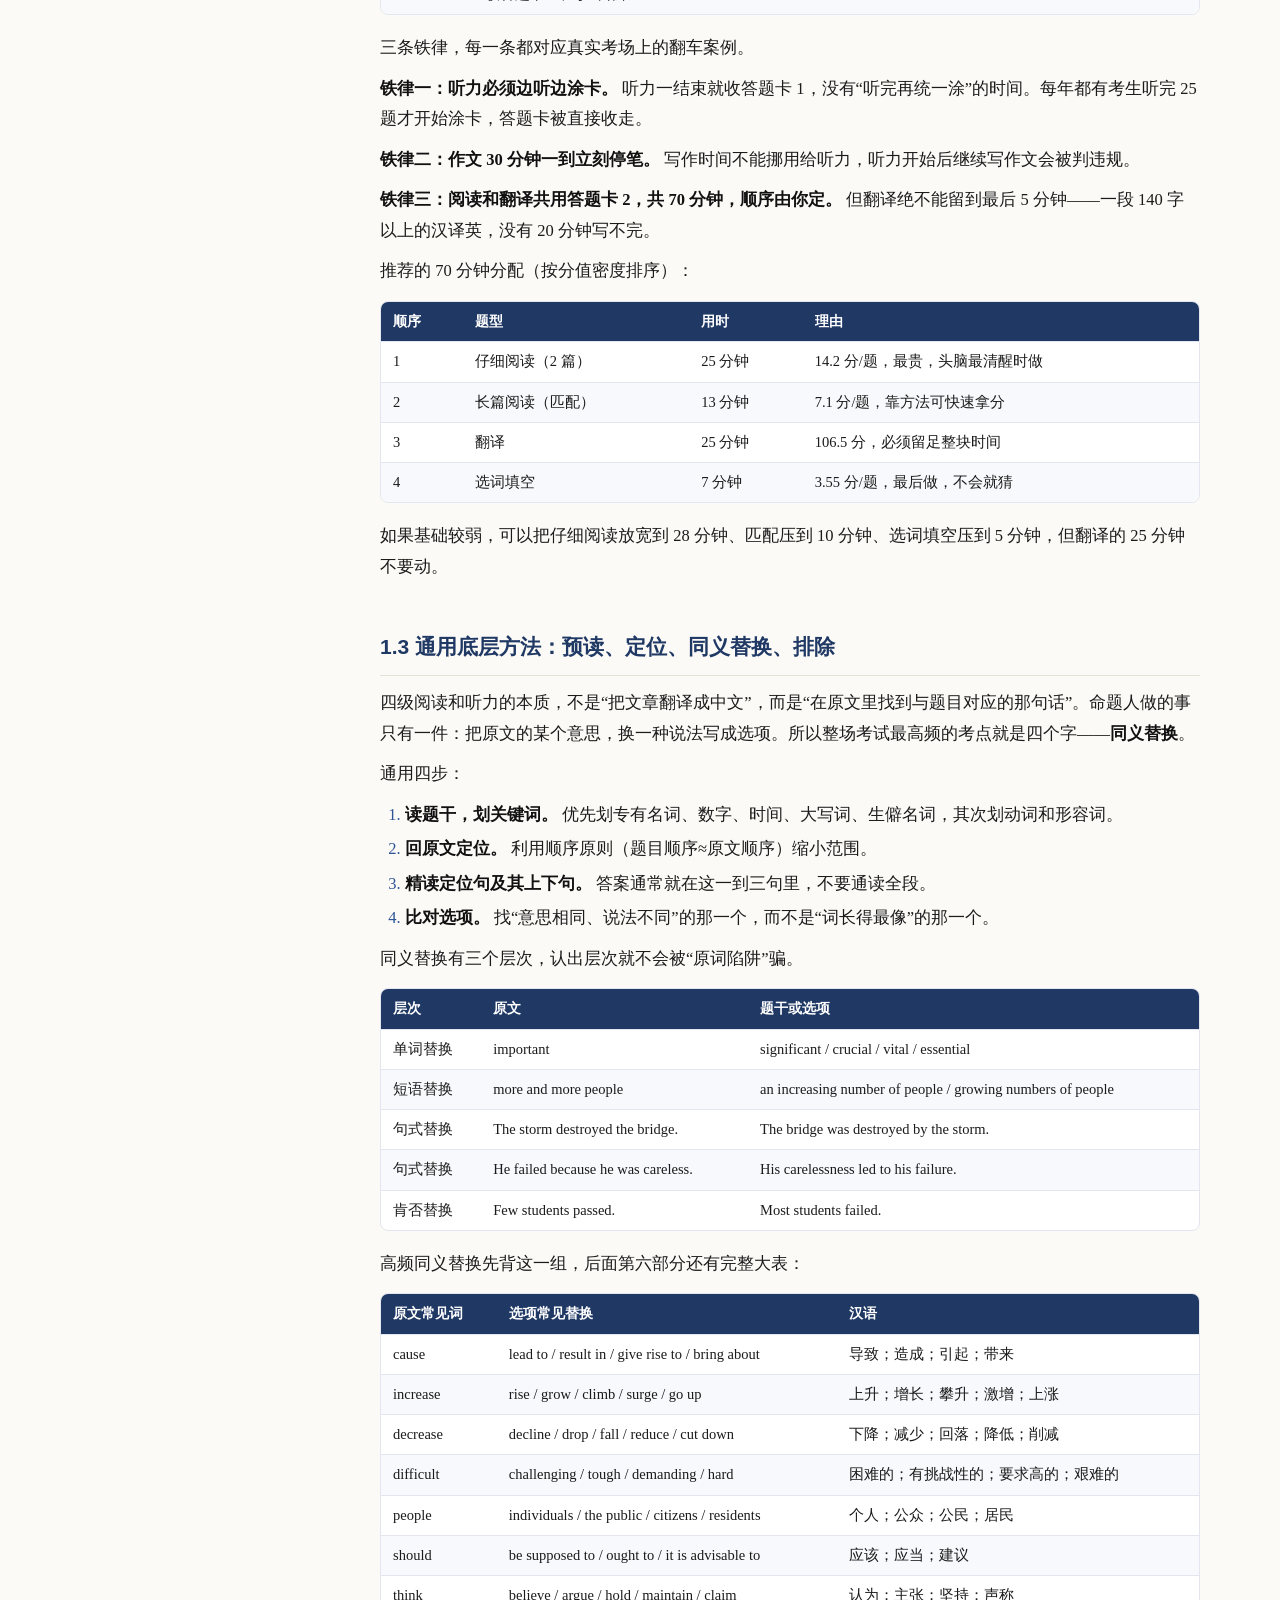
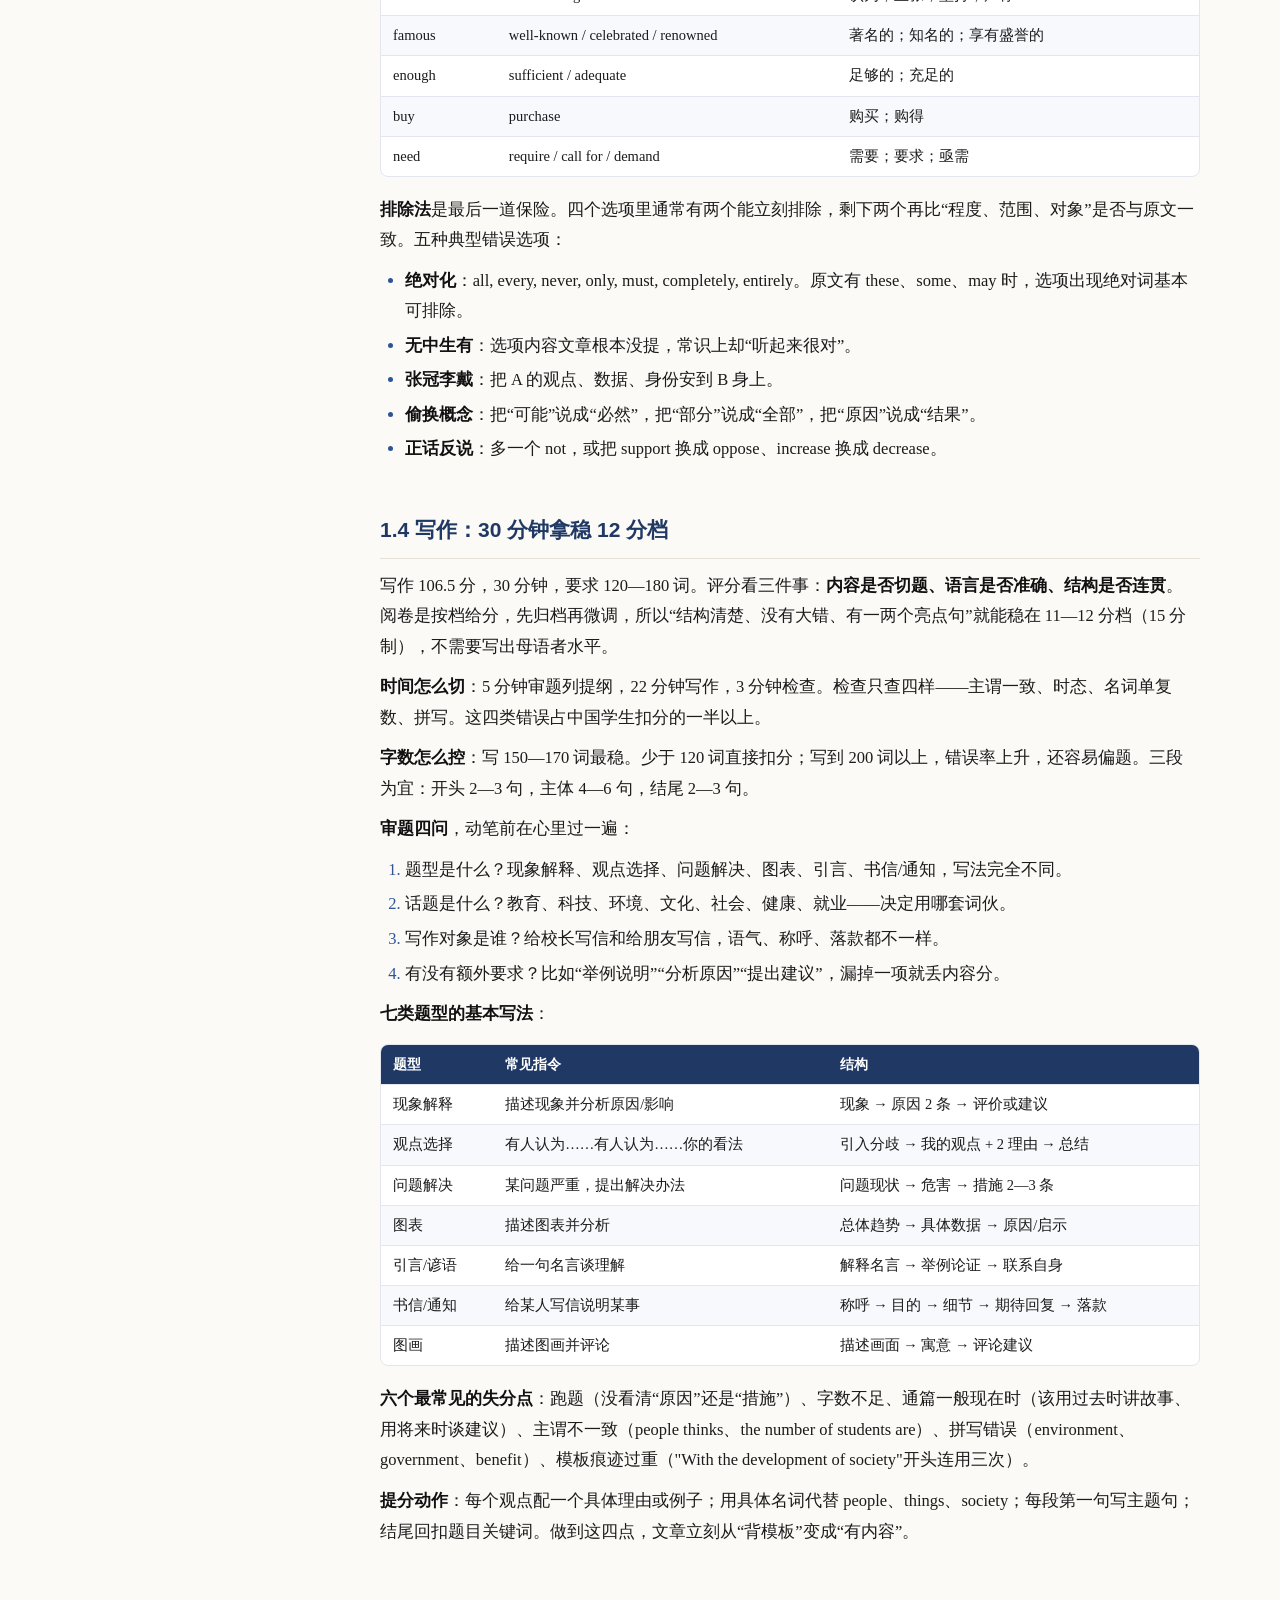
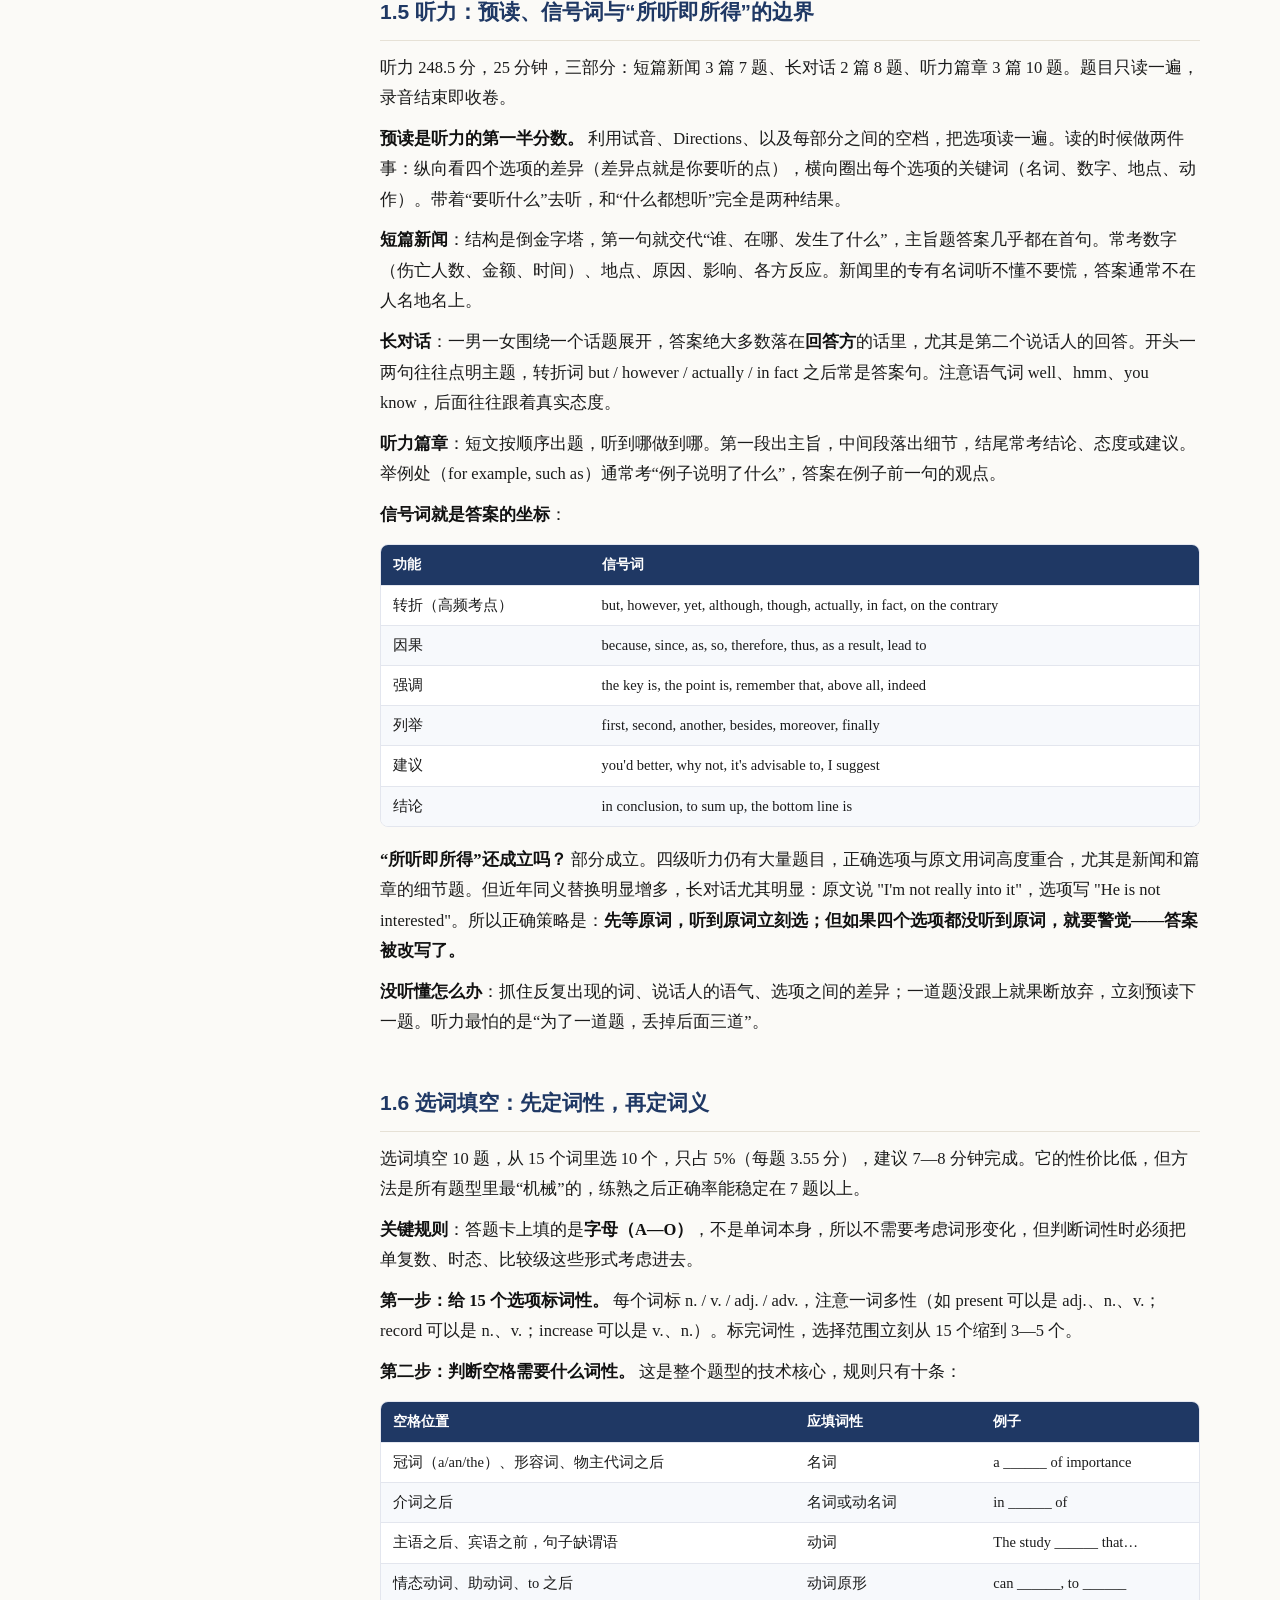
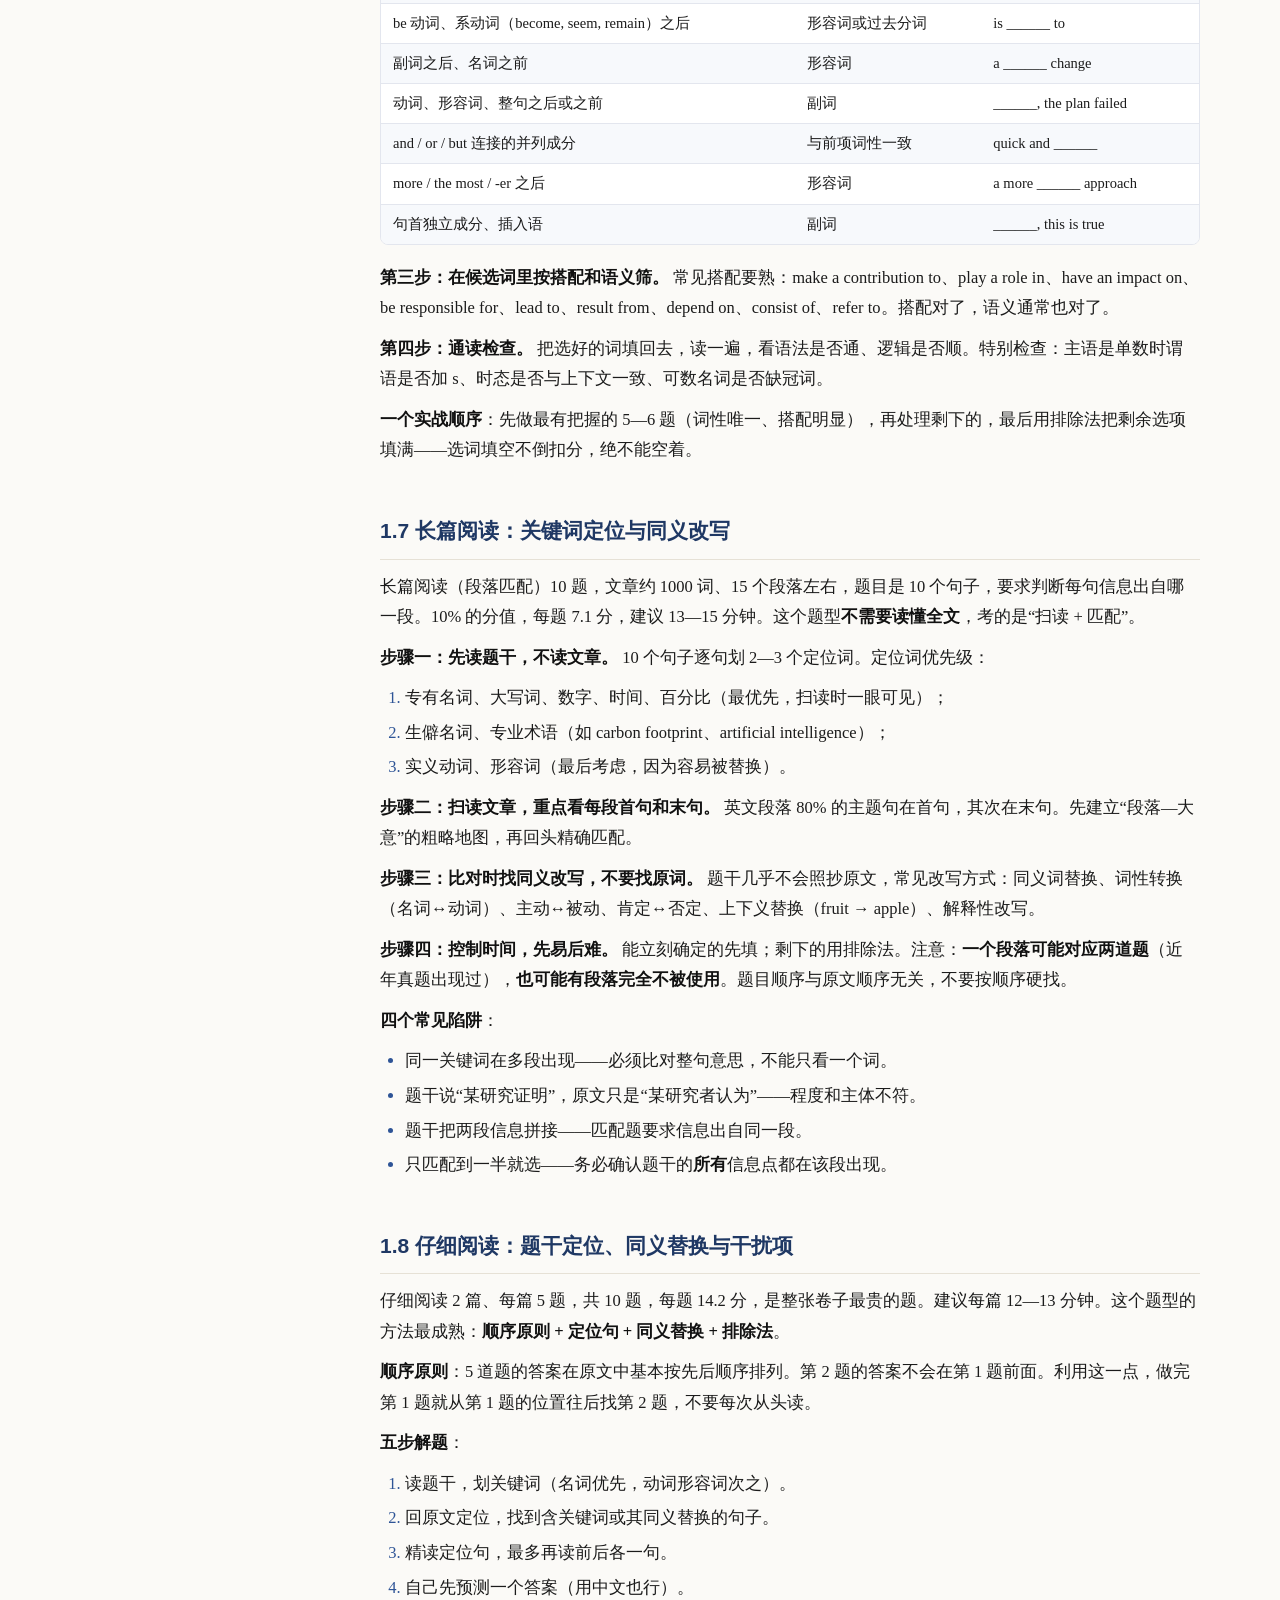
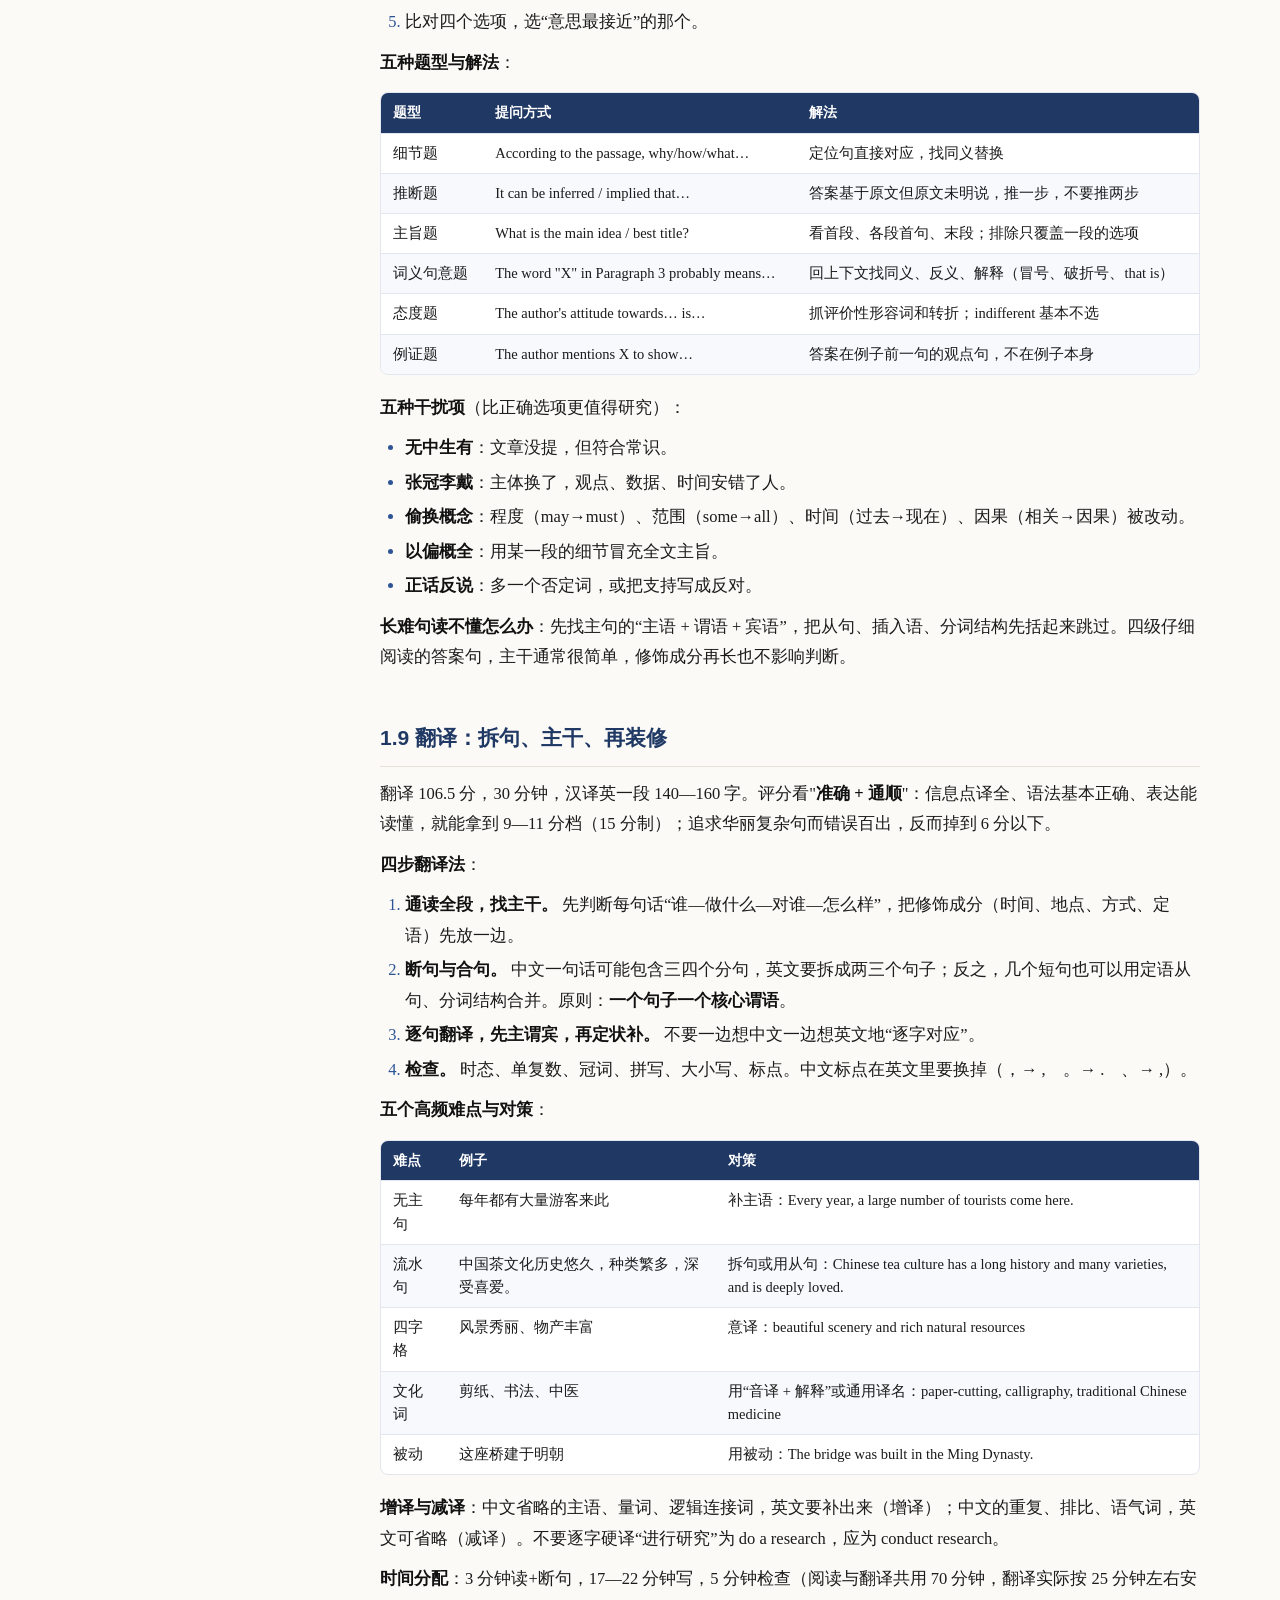
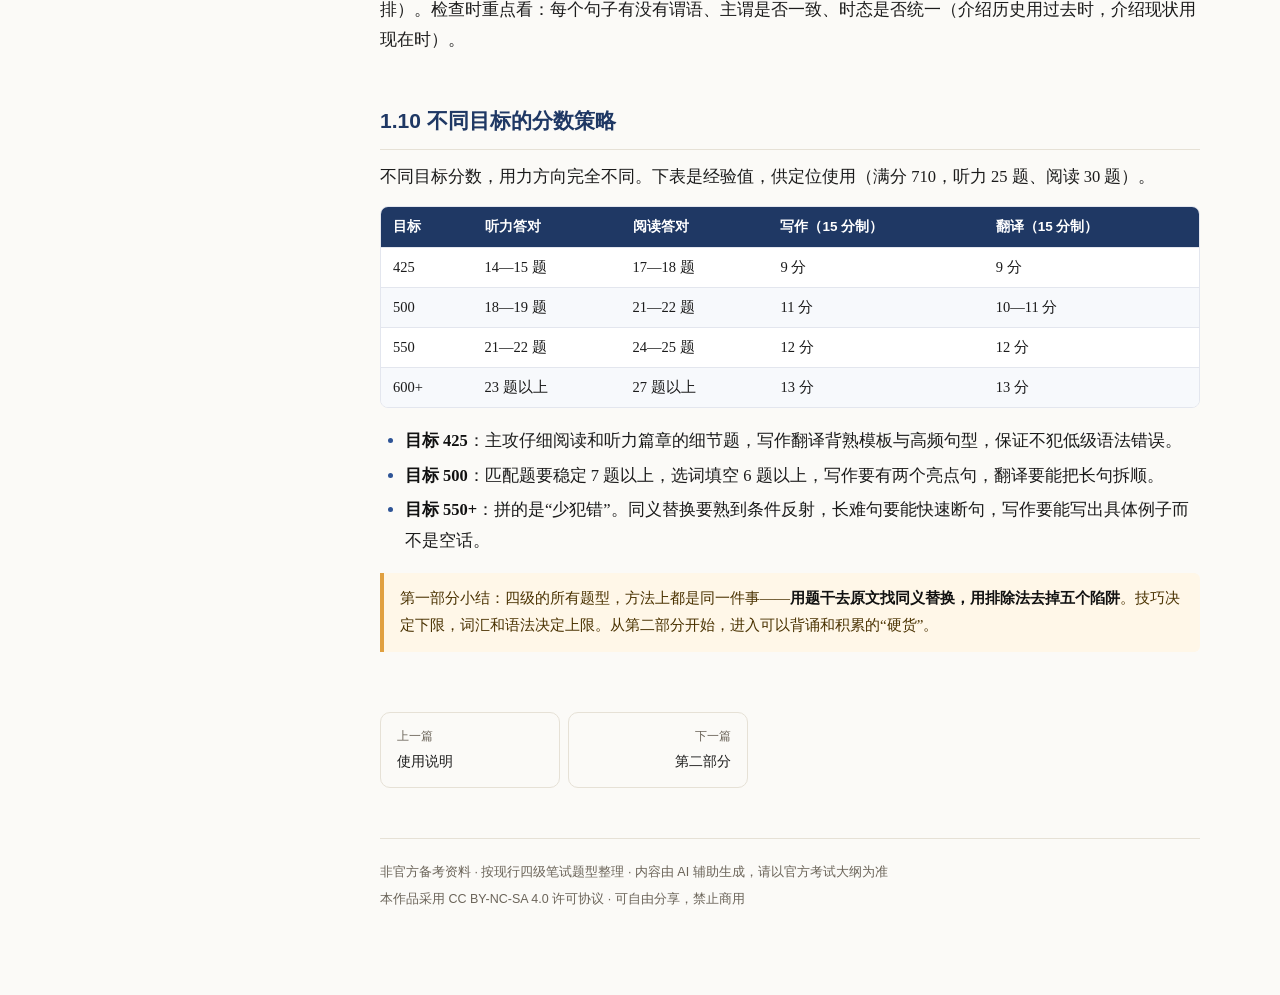
<file: part1.html>
<!doctype html>
<html lang="zh-CN">
<head>
<meta charset="utf-8">
<meta name="viewport" content="width=device-width, initial-scale=1">
<title>第一部分 全题型做题技巧 · 英语四级全题型做题技巧与高频考点总结</title>
<meta name="description" content="英语四级全题型做题技巧与高频考点总结：写作、听力、阅读、翻译全题型技巧与高频考点。">
<link rel="stylesheet" href="assets/style.css">
</head>
<body data-page="part1">
<div class="progress" id="progress"></div>
<header class="topbar">
  <button class="menu-btn" id="menuBtn" aria-label="目录">☰</button>
  <a class="brand" href="index.html">英语四级全题型做题技巧与高频考点总结</a>
  <div class="search-box">
    <input id="searchInput" type="search" placeholder="搜索：同义替换 / 选词填空 / 翻译…" autocomplete="off">
  </div>
  <a class="dl" href="assets/cet4-guide.pdf" download>下载 PDF</a>
</header>
<div class="layout">
  <aside class="sidebar" id="sidebar">
    <div class="side-title">目录</div>
    <nav><div class="nav-part"><a class="nav-head" href="intro.html"><span class="nav-label">使用说明</span><span class="nav-desc">怎么用这本书、30 天与 14 天计划</span></a><ul class="nav-sections"><li><a href="intro.html#sec-intro-1">这本书怎么用</a></li><li><a href="intro.html#sec-intro-2">全书结构</a></li><li><a href="intro.html#sec-30-90">30 天计划（每天约 90 分钟）</a></li><li><a href="intro.html#sec-14-120">14 天冲刺（每天约 120 分钟）</a></li><li><a href="intro.html#sec-intro-5">三个本子</a></li><li><a href="intro.html#sec-intro-6">一条最重要的建议</a></li></ul></div><div class="nav-part active"><a class="nav-head" href="part1.html"><span class="nav-label">第一部分</span><span class="nav-desc">全题型做题技巧</span></a><ul class="nav-sections"><li><a href="part1.html#sec-1-1">1.1 先看全局：四级考什么、怎么算分</a></li><li><a href="part1.html#sec-1-2">1.2 考场流程与时间分配</a></li><li><a href="part1.html#sec-1-3">1.3 通用底层方法：预读、定位、同义替换、排除</a></li><li><a href="part1.html#sec-1-4-30-12">1.4 写作：30 分钟拿稳 12 分档</a></li><li><a href="part1.html#sec-1-5">1.5 听力：预读、信号词与"所听即所得"的边界</a></li><li><a href="part1.html#sec-1-6">1.6 选词填空：先定词性，再定词义</a></li><li><a href="part1.html#sec-1-7">1.7 长篇阅读：关键词定位与同义改写</a></li><li><a href="part1.html#sec-1-8">1.8 仔细阅读：题干定位、同义替换与干扰项</a></li><li><a href="part1.html#sec-1-9">1.9 翻译：拆句、主干、再装修</a></li><li><a href="part1.html#sec-1-10">1.10 不同目标的分数策略</a></li></ul></div><div class="nav-part"><a class="nav-head" href="part2.html"><span class="nav-label">第二部分</span><span class="nav-desc">写作素材库</span></a><ul class="nav-sections"><li><a href="part2.html#sec-2-1">2.1 评分标准与阅卷逻辑</a></li><li><a href="part2.html#sec-2-2">2.2 六类作文的万能框架</a></li><li><a href="part2.html#sec-2-3-20">2.3 开头段 20 句</a></li><li><a href="part2.html#sec-2-4">2.4 主体段：六类功能句</a></li><li><a href="part2.html#sec-2-5-15">2.5 结尾段 15 句</a></li><li><a href="part2.html#sec-2-6-30">2.6 高分语法结构 30 个</a></li><li><a href="part2.html#sec-2-7">2.7 按话题的常用短语与词伙</a></li><li><a href="part2.html#sec-2-8">2.8 过渡词与常用副词</a></li><li><a href="part2.html#sec-2-9">2.9 可引用的名言与数据表达</a></li><li><a href="part2.html#sec-2-10">2.10 高分替换词表</a></li><li><a href="part2.html#sec-2-11">2.11 十个高频话题的观点库</a></li><li><a href="part2.html#sec-2-12">2.12 四篇范文与点评</a></li><li><a href="part2.html#sec-2-13-30">2.13 中式英语 30 例（错 → 对）</a></li></ul></div><div class="nav-part"><a class="nav-head" href="part3.html"><span class="nav-label">第三部分</span><span class="nav-desc">听力高频考点</span></a><ul class="nav-sections"><li><a href="part3.html#sec-3-1">3.1 语音现象与"听不清"的真相</a></li><li><a href="part3.html#sec-3-2">3.2 短篇新闻：倒金字塔与高频词</a></li><li><a href="part3.html#sec-3-3">3.3 长对话：问答结构与场景词</a></li><li><a href="part3.html#sec-3-4">3.4 听力篇章：结构与信号词</a></li><li><a href="part3.html#sec-3-5">3.5 十五类场景词汇</a></li><li><a href="part3.html#sec-3-6-100">3.6 听力高频短语与习语 100 条</a></li><li><a href="part3.html#sec-3-7-60">3.7 听力同义替换 60 组</a></li><li><a href="part3.html#sec-3-8">3.8 数字、时间、价格与计算</a></li><li><a href="part3.html#sec-3-9">3.9 没听懂时的补救与蒙题策略</a></li></ul></div><div class="nav-part"><a class="nav-head" href="part4.html"><span class="nav-label">第四部分</span><span class="nav-desc">阅读高频考点</span></a><ul class="nav-sections"><li><a href="part4.html#sec-4-1">4.1 选词填空：语法判定十则</a></li><li><a href="part4.html#sec-4-2">4.2 选词填空高频词表</a></li><li><a href="part4.html#sec-4-3">4.3 长篇阅读：定位词与同义改写</a></li><li><a href="part4.html#sec-4-4">4.4 仔细阅读：六类题型与五种干扰项</a></li><li><a href="part4.html#sec-4-5-20">4.5 长难句拆解 20 例</a></li><li><a href="part4.html#sec-4-6-120">4.6 阅读同义词 120 组</a></li><li><a href="part4.html#sec-4-7-60">4.7 同义短语 60 组</a></li><li><a href="part4.html#sec-4-8-71">4.8 高频短语动词 71 个</a></li><li><a href="part4.html#sec-4-9-36">4.9 易混词辨析 36 组</a></li></ul></div><div class="nav-part"><a class="nav-head" href="part5.html"><span class="nav-label">第五部分</span><span class="nav-desc">翻译高频考点</span></a><ul class="nav-sections"><li><a href="part5.html#sec-5-1">5.1 评分标准与四步翻译法</a></li><li><a href="part5.html#sec-5-2">5.2 常考话题与命题规律</a></li><li><a href="part5.html#sec-5-3-180">5.3 中国文化与国情词汇 180 个</a></li><li><a href="part5.html#sec-5-4-50">5.4 中国特色表达与成语 50 个</a></li><li><a href="part5.html#sec-5-5-41">5.5 翻译常用句式 41 个</a></li><li><a href="part5.html#sec-5-6-80">5.6 翻译高频短语 80 个</a></li><li><a href="part5.html#sec-5-7-20">5.7 常见错误 20 例</a></li><li><a href="part5.html#sec-5-8">5.8 五段翻译练习与参考译文</a></li></ul></div><div class="nav-part"><a class="nav-head" href="part6.html"><span class="nav-label">第六部分</span><span class="nav-desc">同义替换总表</span></a><ul class="nav-sections"><li><a href="part6.html#sec-6-1-62">6.1 动词同义替换 62 组</a></li><li><a href="part6.html#sec-6-2-40">6.2 名词同义替换 40 组</a></li><li><a href="part6.html#sec-6-3-50">6.3 形容词与副词同义替换 50 组</a></li><li><a href="part6.html#sec-6-4-40">6.4 句式级同义替换 40 组</a></li><li><a href="part6.html#sec-6-5-44">6.5 熟词僻义 44 个</a></li><li><a href="part6.html#sec-6-6">6.6 常见前缀、后缀与构词</a></li></ul></div><div class="nav-part"><a class="nav-head" href="part7.html"><span class="nav-label">第七部分</span><span class="nav-desc">语法与搭配速查</span></a><ul class="nav-sections"><li><a href="part7.html#sec-7-1">7.1 时态与语态</a></li><li><a href="part7.html#sec-7-2">7.2 非谓语动词</a></li><li><a href="part7.html#sec-7-3">7.3 定语从句</a></li><li><a href="part7.html#sec-7-4">7.4 名词性从句</a></li><li><a href="part7.html#sec-7-5">7.5 状语从句</a></li><li><a href="part7.html#sec-7-6">7.6 虚拟语气</a></li><li><a href="part7.html#sec-7-7">7.7 倒装、强调与省略</a></li><li><a href="part7.html#sec-7-8">7.8 主谓一致与比较结构</a></li><li><a href="part7.html#sec-7-9-80">7.9 固定搭配 80 组</a></li></ul></div><div class="nav-part"><a class="nav-head" href="appendix.html"><span class="nav-label">附录</span><span class="nav-desc">考前清单与速查表</span></a><ul class="nav-sections"><li><a href="appendix.html#sec-A-7">A. 考前 7 天清单</a></li><li><a href="appendix.html#sec-B-10">B. 考场 10 条</a></li><li><a href="appendix.html#sec-C-30">C. 高频易错拼写 30 个</a></li><li><a href="appendix.html#sec-D-24">D. 常见不规则动词 24 个</a></li><li><a href="appendix.html#sec-E">E. 最后三句话</a></li></ul></div></nav>
    <div class="side-foot">
      <a href="assets/cet4-guide.docx" download>Word 版</a>
      <a href="https://github.com/1wozhenfule/cet4-guide" target="_blank" rel="noopener">GitHub</a>
    </div>
  </aside>
  <main class="main">
    <article class="article">
      <h1>第一部分　全题型做题技巧</h1>
<h2 id="sec-1-1">1.1 先看全局：四级考什么、怎么算分<a class="anchor" href="#sec-1-1" aria-label="链接">#</a></h2>
<p>四级笔试总共 125 分钟，卷面分为写作、听力、阅读、翻译四块，满分 710 分。最终成绩由原始分经常模转换得到，所以“答对几题”和“得几分”不是简单的线性关系，但各题型的分值权重是固定的，备考时按权重分配精力即可。</p>
<div class="table-wrap"><table><thead><tr><th>模块</th><th>题型</th><th>题量</th><th>单题分值</th><th>占比</th><th>考试时间</th></tr></thead><tbody><tr><td>写作</td><td>短文写作</td><td>1 篇</td><td>106.5</td><td>15%</td><td>30 分钟</td></tr><tr><td>听力</td><td>短篇新闻</td><td>7 题</td><td>7.1</td><td>7%</td><td>25 分钟（三部分共用）</td></tr><tr><td>听力</td><td>长对话</td><td>8 题</td><td>7.1</td><td>8%</td><td>25 分钟</td></tr><tr><td>听力</td><td>听力篇章</td><td>10 题</td><td>14.2</td><td>20%</td><td>25 分钟</td></tr><tr><td>阅读</td><td>选词填空</td><td>10 题</td><td>3.55</td><td>5%</td><td>40 分钟（三部分共用）</td></tr><tr><td>阅读</td><td>长篇阅读（段落匹配）</td><td>10 题</td><td>7.1</td><td>10%</td><td>40 分钟</td></tr><tr><td>阅读</td><td>仔细阅读</td><td>10 题</td><td>14.2</td><td>20%</td><td>40 分钟</td></tr><tr><td>翻译</td><td>汉译英段落</td><td>1 段</td><td>106.5</td><td>15%</td><td>30 分钟</td></tr><tr><td>合计</td><td>—</td><td>57 题</td><td>710</td><td>100%</td><td>125 分钟</td></tr></tbody></table></div>
<p>从这张表里可以直接读出三条备考结论。</p>
<p>第一，听力和阅读各占 35%，合计 70%，是绝对的主战场；写作和翻译各占 15%，是“短期可提分”的主观题。</p>
<p>第二，单题分值差异极大。听力篇章和仔细阅读每题 14.2 分，是最贵的题；选词填空每题只有 3.55 分，四道选词填空才抵得上一道仔细阅读。所以考场上绝不能为了选词填空纠结十分钟。</p>
<p>第三，主观题（写作 106.5 + 翻译 106.5 = 213 分）占比接近三成，而这两块恰恰是“有方法就能拿到中上分数”的部分。基础一般的同学，写作和翻译从 8 分档提到 11 分档，比在阅读上多对三道题容易得多。</p>
<div class="tip">提示：各校、各用人单位常把 425 分当作参考线，但它并不是官方“及格线”。四级成绩报告单只显示分数，不标合格与否。目标定在 500 分以上，复试、保研、求职都会更从容。</div>
<h2 id="sec-1-2">1.2 考场流程与时间分配<a class="anchor" href="#sec-1-2" aria-label="链接">#</a></h2>
<p>四级上午 9:00 开考，11:20 结束。流程是固定的，提前熟悉可以避免“没涂完卡”这类低级事故。</p>
<div class="table-wrap"><table><thead><tr><th>时间</th><th>事项</th></tr></thead><tbody><tr><td>8:45</td><td>入场、签到、身份核验</td></tr><tr><td>9:00</td><td>发试题册、答题卡 1、答题卡 2，填写姓名、准考证号，贴条形码</td></tr><tr><td>9:10</td><td>开始写作，此时试题册不能翻开其他部分</td></tr><tr><td>9:35</td><td>监考提示“写作还剩 5 分钟”</td></tr><tr><td>9:40</td><td>写作结束，开始听力，方可翻开试题册</td></tr><tr><td>10:05</td><td>听力结束，立刻收答题卡 1（写作 + 听力）</td></tr><tr><td>10:10</td><td>继续做阅读和翻译</td></tr><tr><td>11:20</td><td>收答题卡 2，考试结束</td></tr></tbody></table></div>
<p>三条铁律，每一条都对应真实考场上的翻车案例。</p>
<p><strong>铁律一：听力必须边听边涂卡。</strong> 听力一结束就收答题卡 1，没有“听完再统一涂”的时间。每年都有考生听完 25 题才开始涂卡，答题卡被直接收走。</p>
<p><strong>铁律二：作文 30 分钟一到立刻停笔。</strong> 写作时间不能挪用给听力，听力开始后继续写作文会被判违规。</p>
<p><strong>铁律三：阅读和翻译共用答题卡 2，共 70 分钟，顺序由你定。</strong> 但翻译绝不能留到最后 5 分钟——一段 140 字以上的汉译英，没有 20 分钟写不完。</p>
<p>推荐的 70 分钟分配（按分值密度排序）：</p>
<div class="table-wrap"><table><thead><tr><th>顺序</th><th>题型</th><th>用时</th><th>理由</th></tr></thead><tbody><tr><td>1</td><td>仔细阅读（2 篇）</td><td>25 分钟</td><td>14.2 分/题，最贵，头脑最清醒时做</td></tr><tr><td>2</td><td>长篇阅读（匹配）</td><td>13 分钟</td><td>7.1 分/题，靠方法可快速拿分</td></tr><tr><td>3</td><td>翻译</td><td>25 分钟</td><td>106.5 分，必须留足整块时间</td></tr><tr><td>4</td><td>选词填空</td><td>7 分钟</td><td>3.55 分/题，最后做，不会就猜</td></tr></tbody></table></div>
<p>如果基础较弱，可以把仔细阅读放宽到 28 分钟、匹配压到 10 分钟、选词填空压到 5 分钟，但翻译的 25 分钟不要动。</p>
<h2 id="sec-1-3">1.3 通用底层方法：预读、定位、同义替换、排除<a class="anchor" href="#sec-1-3" aria-label="链接">#</a></h2>
<p>四级阅读和听力的本质，不是“把文章翻译成中文”，而是“在原文里找到与题目对应的那句话”。命题人做的事只有一件：把原文的某个意思，换一种说法写成选项。所以整场考试最高频的考点就是四个字——<strong>同义替换</strong>。</p>
<p>通用四步：</p>
<ol><li><strong>读题干，划关键词。</strong> 优先划专有名词、数字、时间、大写词、生僻名词，其次划动词和形容词。</li><li><strong>回原文定位。</strong> 利用顺序原则（题目顺序≈原文顺序）缩小范围。</li><li><strong>精读定位句及其上下句。</strong> 答案通常就在这一到三句里，不要通读全段。</li><li><strong>比对选项。</strong> 找“意思相同、说法不同”的那一个，而不是“词长得最像”的那一个。</li></ol>
<p>同义替换有三个层次，认出层次就不会被“原词陷阱”骗。</p>
<div class="table-wrap"><table><thead><tr><th>层次</th><th>原文</th><th>题干或选项</th></tr></thead><tbody><tr><td>单词替换</td><td>important</td><td>significant / crucial / vital / essential</td></tr><tr><td>短语替换</td><td>more and more people</td><td>an increasing number of people / growing numbers of people</td></tr><tr><td>句式替换</td><td>The storm destroyed the bridge.</td><td>The bridge was destroyed by the storm.</td></tr><tr><td>句式替换</td><td>He failed because he was careless.</td><td>His carelessness led to his failure.</td></tr><tr><td>肯否替换</td><td>Few students passed.</td><td>Most students failed.</td></tr></tbody></table></div>
<p>高频同义替换先背这一组，后面第六部分还有完整大表：</p>
<div class="table-wrap"><table><thead><tr><th>原文常见词</th><th>选项常见替换</th><th>汉语</th></tr></thead><tbody><tr><td>cause</td><td>lead to / result in / give rise to / bring about</td><td>导致；造成；引起；带来</td></tr><tr><td>increase</td><td>rise / grow / climb / surge / go up</td><td>上升；增长；攀升；激增；上涨</td></tr><tr><td>decrease</td><td>decline / drop / fall / reduce / cut down</td><td>下降；减少；回落；降低；削减</td></tr><tr><td>difficult</td><td>challenging / tough / demanding / hard</td><td>困难的；有挑战性的；要求高的；艰难的</td></tr><tr><td>people</td><td>individuals / the public / citizens / residents</td><td>个人；公众；公民；居民</td></tr><tr><td>should</td><td>be supposed to / ought to / it is advisable to</td><td>应该；应当；建议</td></tr><tr><td>think</td><td>believe / argue / hold / maintain / claim</td><td>认为；主张；坚持；声称</td></tr><tr><td>famous</td><td>well-known / celebrated / renowned</td><td>著名的；知名的；享有盛誉的</td></tr><tr><td>enough</td><td>sufficient / adequate</td><td>足够的；充足的</td></tr><tr><td>buy</td><td>purchase</td><td>购买；购得</td></tr><tr><td>need</td><td>require / call for / demand</td><td>需要；要求；亟需</td></tr></tbody></table></div>
<p><strong>排除法</strong>是最后一道保险。四个选项里通常有两个能立刻排除，剩下两个再比“程度、范围、对象”是否与原文一致。五种典型错误选项：</p>
<ul><li><strong>绝对化</strong>：all, every, never, only, must, completely, entirely。原文有 these、some、may 时，选项出现绝对词基本可排除。</li><li><strong>无中生有</strong>：选项内容文章根本没提，常识上却“听起来很对”。</li><li><strong>张冠李戴</strong>：把 A 的观点、数据、身份安到 B 身上。</li><li><strong>偷换概念</strong>：把“可能”说成“必然”，把“部分”说成“全部”，把“原因”说成“结果”。</li><li><strong>正话反说</strong>：多一个 not，或把 support 换成 oppose、increase 换成 decrease。</li></ul>
<h2 id="sec-1-4-30-12">1.4 写作：30 分钟拿稳 12 分档<a class="anchor" href="#sec-1-4-30-12" aria-label="链接">#</a></h2>
<p>写作 106.5 分，30 分钟，要求 120—180 词。评分看三件事：<strong>内容是否切题、语言是否准确、结构是否连贯</strong>。阅卷是按档给分，先归档再微调，所以“结构清楚、没有大错、有一两个亮点句”就能稳在 11—12 分档（15 分制），不需要写出母语者水平。</p>
<p><strong>时间怎么切</strong>：5 分钟审题列提纲，22 分钟写作，3 分钟检查。检查只查四样——主谓一致、时态、名词单复数、拼写。这四类错误占中国学生扣分的一半以上。</p>
<p><strong>字数怎么控</strong>：写 150—170 词最稳。少于 120 词直接扣分；写到 200 词以上，错误率上升，还容易偏题。三段为宜：开头 2—3 句，主体 4—6 句，结尾 2—3 句。</p>
<p><strong>审题四问</strong>，动笔前在心里过一遍：</p>
<ol><li>题型是什么？现象解释、观点选择、问题解决、图表、引言、书信/通知，写法完全不同。</li><li>话题是什么？教育、科技、环境、文化、社会、健康、就业——决定用哪套词伙。</li><li>写作对象是谁？给校长写信和给朋友写信，语气、称呼、落款都不一样。</li><li>有没有额外要求？比如“举例说明”“分析原因”“提出建议”，漏掉一项就丢内容分。</li></ol>
<p><strong>七类题型的基本写法</strong>：</p>
<div class="table-wrap"><table><thead><tr><th>题型</th><th>常见指令</th><th>结构</th></tr></thead><tbody><tr><td>现象解释</td><td>描述现象并分析原因/影响</td><td>现象 → 原因 2 条 → 评价或建议</td></tr><tr><td>观点选择</td><td>有人认为……有人认为……你的看法</td><td>引入分歧 → 我的观点 + 2 理由 → 总结</td></tr><tr><td>问题解决</td><td>某问题严重，提出解决办法</td><td>问题现状 → 危害 → 措施 2—3 条</td></tr><tr><td>图表</td><td>描述图表并分析</td><td>总体趋势 → 具体数据 → 原因/启示</td></tr><tr><td>引言/谚语</td><td>给一句名言谈理解</td><td>解释名言 → 举例论证 → 联系自身</td></tr><tr><td>书信/通知</td><td>给某人写信说明某事</td><td>称呼 → 目的 → 细节 → 期待回复 → 落款</td></tr><tr><td>图画</td><td>描述图画并评论</td><td>描述画面 → 寓意 → 评论建议</td></tr></tbody></table></div>
<p><strong>六个最常见的失分点</strong>：跑题（没看清“原因”还是“措施”）、字数不足、通篇一般现在时（该用过去时讲故事、用将来时谈建议）、主谓不一致（people thinks、the number of students are）、拼写错误（environment、government、benefit）、模板痕迹过重（"With the development of society"开头连用三次）。</p>
<p><strong>提分动作</strong>：每个观点配一个具体理由或例子；用具体名词代替 people、things、society；每段第一句写主题句；结尾回扣题目关键词。做到这四点，文章立刻从“背模板”变成“有内容”。</p>
<h2 id="sec-1-5">1.5 听力：预读、信号词与“所听即所得”的边界<a class="anchor" href="#sec-1-5" aria-label="链接">#</a></h2>
<p>听力 248.5 分，25 分钟，三部分：短篇新闻 3 篇 7 题、长对话 2 篇 8 题、听力篇章 3 篇 10 题。题目只读一遍，录音结束即收卷。</p>
<p><strong>预读是听力的第一半分数。</strong> 利用试音、Directions、以及每部分之间的空档，把选项读一遍。读的时候做两件事：纵向看四个选项的差异（差异点就是你要听的点），横向圈出每个选项的关键词（名词、数字、地点、动作）。带着“要听什么”去听，和“什么都想听”完全是两种结果。</p>
<p><strong>短篇新闻</strong>：结构是倒金字塔，第一句就交代“谁、在哪、发生了什么”，主旨题答案几乎都在首句。常考数字（伤亡人数、金额、时间）、地点、原因、影响、各方反应。新闻里的专有名词听不懂不要慌，答案通常不在人名地名上。</p>
<p><strong>长对话</strong>：一男一女围绕一个话题展开，答案绝大多数落在<strong>回答方</strong>的话里，尤其是第二个说话人的回答。开头一两句往往点明主题，转折词 but / however / actually / in fact 之后常是答案句。注意语气词 well、hmm、you know，后面往往跟着真实态度。</p>
<p><strong>听力篇章</strong>：短文按顺序出题，听到哪做到哪。第一段出主旨，中间段落出细节，结尾常考结论、态度或建议。举例处（for example, such as）通常考“例子说明了什么”，答案在例子前一句的观点。</p>
<p><strong>信号词就是答案的坐标</strong>：</p>
<div class="table-wrap"><table><thead><tr><th>功能</th><th>信号词</th></tr></thead><tbody><tr><td>转折（高频考点）</td><td>but, however, yet, although, though, actually, in fact, on the contrary</td></tr><tr><td>因果</td><td>because, since, as, so, therefore, thus, as a result, lead to</td></tr><tr><td>强调</td><td>the key is, the point is, remember that, above all, indeed</td></tr><tr><td>列举</td><td>first, second, another, besides, moreover, finally</td></tr><tr><td>建议</td><td>you'd better, why not, it's advisable to, I suggest</td></tr><tr><td>结论</td><td>in conclusion, to sum up, the bottom line is</td></tr></tbody></table></div>
<p><strong>“所听即所得”还成立吗？</strong> 部分成立。四级听力仍有大量题目，正确选项与原文用词高度重合，尤其是新闻和篇章的细节题。但近年同义替换明显增多，长对话尤其明显：原文说 "I'm not really into it"，选项写 "He is not interested"。所以正确策略是：<strong>先等原词，听到原词立刻选；但如果四个选项都没听到原词，就要警觉——答案被改写了。</strong></p>
<p><strong>没听懂怎么办</strong>：抓住反复出现的词、说话人的语气、选项之间的差异；一道题没跟上就果断放弃，立刻预读下一题。听力最怕的是“为了一道题，丢掉后面三道”。</p>
<h2 id="sec-1-6">1.6 选词填空：先定词性，再定词义<a class="anchor" href="#sec-1-6" aria-label="链接">#</a></h2>
<p>选词填空 10 题，从 15 个词里选 10 个，只占 5%（每题 3.55 分），建议 7—8 分钟完成。它的性价比低，但方法是所有题型里最“机械”的，练熟之后正确率能稳定在 7 题以上。</p>
<p><strong>关键规则</strong>：答题卡上填的是<strong>字母（A—O）</strong>，不是单词本身，所以不需要考虑词形变化，但判断词性时必须把单复数、时态、比较级这些形式考虑进去。</p>
<p><strong>第一步：给 15 个选项标词性。</strong> 每个词标 n. / v. / adj. / adv.，注意一词多性（如 present 可以是 adj.、n.、v.；record 可以是 n.、v.；increase 可以是 v.、n.）。标完词性，选择范围立刻从 15 个缩到 3—5 个。</p>
<p><strong>第二步：判断空格需要什么词性。</strong> 这是整个题型的技术核心，规则只有十条：</p>
<div class="table-wrap"><table><thead><tr><th>空格位置</th><th>应填词性</th><th>例子</th></tr></thead><tbody><tr><td>冠词（a/an/the）、形容词、物主代词之后</td><td>名词</td><td>a ______ of importance</td></tr><tr><td>介词之后</td><td>名词或动名词</td><td>in ______ of</td></tr><tr><td>主语之后、宾语之前，句子缺谓语</td><td>动词</td><td>The study ______ that…</td></tr><tr><td>情态动词、助动词、to 之后</td><td>动词原形</td><td>can ______, to ______</td></tr><tr><td>be 动词、系动词（become, seem, remain）之后</td><td>形容词或过去分词</td><td>is ______ to</td></tr><tr><td>副词之后、名词之前</td><td>形容词</td><td>a ______ change</td></tr><tr><td>动词、形容词、整句之后或之前</td><td>副词</td><td>______, the plan failed</td></tr><tr><td>and / or / but 连接的并列成分</td><td>与前项词性一致</td><td>quick and ______</td></tr><tr><td>more / the most / -er 之后</td><td>形容词</td><td>a more ______ approach</td></tr><tr><td>句首独立成分、插入语</td><td>副词</td><td>______, this is true</td></tr></tbody></table></div>
<p><strong>第三步：在候选词里按搭配和语义筛。</strong> 常见搭配要熟：make a contribution to、play a role in、have an impact on、be responsible for、lead to、result from、depend on、consist of、refer to。搭配对了，语义通常也对了。</p>
<p><strong>第四步：通读检查。</strong> 把选好的词填回去，读一遍，看语法是否通、逻辑是否顺。特别检查：主语是单数时谓语是否加 s、时态是否与上下文一致、可数名词是否缺冠词。</p>
<p><strong>一个实战顺序</strong>：先做最有把握的 5—6 题（词性唯一、搭配明显），再处理剩下的，最后用排除法把剩余选项填满——选词填空不倒扣分，绝不能空着。</p>
<h2 id="sec-1-7">1.7 长篇阅读：关键词定位与同义改写<a class="anchor" href="#sec-1-7" aria-label="链接">#</a></h2>
<p>长篇阅读（段落匹配）10 题，文章约 1000 词、15 个段落左右，题目是 10 个句子，要求判断每句信息出自哪一段。10% 的分值，每题 7.1 分，建议 13—15 分钟。这个题型<strong>不需要读懂全文</strong>，考的是“扫读 + 匹配”。</p>
<p><strong>步骤一：先读题干，不读文章。</strong> 10 个句子逐句划 2—3 个定位词。定位词优先级：</p>
<ol><li>专有名词、大写词、数字、时间、百分比（最优先，扫读时一眼可见）；</li><li>生僻名词、专业术语（如 carbon footprint、artificial intelligence）；</li><li>实义动词、形容词（最后考虑，因为容易被替换）。</li></ol>
<p><strong>步骤二：扫读文章，重点看每段首句和末句。</strong> 英文段落 80% 的主题句在首句，其次在末句。先建立“段落—大意”的粗略地图，再回头精确匹配。</p>
<p><strong>步骤三：比对时找同义改写，不要找原词。</strong> 题干几乎不会照抄原文，常见改写方式：同义词替换、词性转换（名词↔动词）、主动↔被动、肯定↔否定、上下义替换（fruit → apple）、解释性改写。</p>
<p><strong>步骤四：控制时间，先易后难。</strong> 能立刻确定的先填；剩下的用排除法。注意：<strong>一个段落可能对应两道题</strong>（近年真题出现过），<strong>也可能有段落完全不被使用</strong>。题目顺序与原文顺序无关，不要按顺序硬找。</p>
<p><strong>四个常见陷阱</strong>：</p>
<ul><li>同一关键词在多段出现——必须比对整句意思，不能只看一个词。</li><li>题干说“某研究证明”，原文只是“某研究者认为”——程度和主体不符。</li><li>题干把两段信息拼接——匹配题要求信息出自同一段。</li><li>只匹配到一半就选——务必确认题干的<strong>所有</strong>信息点都在该段出现。</li></ul>
<h2 id="sec-1-8">1.8 仔细阅读：题干定位、同义替换与干扰项<a class="anchor" href="#sec-1-8" aria-label="链接">#</a></h2>
<p>仔细阅读 2 篇、每篇 5 题，共 10 题，每题 14.2 分，是整张卷子最贵的题。建议每篇 12—13 分钟。这个题型的方法最成熟：<strong>顺序原则 + 定位句 + 同义替换 + 排除法</strong>。</p>
<p><strong>顺序原则</strong>：5 道题的答案在原文中基本按先后顺序排列。第 2 题的答案不会在第 1 题前面。利用这一点，做完第 1 题就从第 1 题的位置往后找第 2 题，不要每次从头读。</p>
<p><strong>五步解题</strong>：</p>
<ol><li>读题干，划关键词（名词优先，动词形容词次之）。</li><li>回原文定位，找到含关键词或其同义替换的句子。</li><li>精读定位句，最多再读前后各一句。</li><li>自己先预测一个答案（用中文也行）。</li><li>比对四个选项，选“意思最接近”的那个。</li></ol>
<p><strong>五种题型与解法</strong>：</p>
<div class="table-wrap"><table><thead><tr><th>题型</th><th>提问方式</th><th>解法</th></tr></thead><tbody><tr><td>细节题</td><td>According to the passage, why/how/what…</td><td>定位句直接对应，找同义替换</td></tr><tr><td>推断题</td><td>It can be inferred / implied that…</td><td>答案基于原文但原文未明说，推一步，不要推两步</td></tr><tr><td>主旨题</td><td>What is the main idea / best title?</td><td>看首段、各段首句、末段；排除只覆盖一段的选项</td></tr><tr><td>词义句意题</td><td>The word "X" in Paragraph 3 probably means…</td><td>回上下文找同义、反义、解释（冒号、破折号、that is）</td></tr><tr><td>态度题</td><td>The author's attitude towards… is…</td><td>抓评价性形容词和转折；indifferent 基本不选</td></tr><tr><td>例证题</td><td>The author mentions X to show…</td><td>答案在例子前一句的观点句，不在例子本身</td></tr></tbody></table></div>
<p><strong>五种干扰项</strong>（比正确选项更值得研究）：</p>
<ul><li><strong>无中生有</strong>：文章没提，但符合常识。</li><li><strong>张冠李戴</strong>：主体换了，观点、数据、时间安错了人。</li><li><strong>偷换概念</strong>：程度（may→must）、范围（some→all）、时间（过去→现在）、因果（相关→因果）被改动。</li><li><strong>以偏概全</strong>：用某一段的细节冒充全文主旨。</li><li><strong>正话反说</strong>：多一个否定词，或把支持写成反对。</li></ul>
<p><strong>长难句读不懂怎么办</strong>：先找主句的“主语 + 谓语 + 宾语”，把从句、插入语、分词结构先括起来跳过。四级仔细阅读的答案句，主干通常很简单，修饰成分再长也不影响判断。</p>
<h2 id="sec-1-9">1.9 翻译：拆句、主干、再装修<a class="anchor" href="#sec-1-9" aria-label="链接">#</a></h2>
<p>翻译 106.5 分，30 分钟，汉译英一段 140—160 字。评分看"<strong>准确 + 通顺</strong>"：信息点译全、语法基本正确、表达能读懂，就能拿到 9—11 分档（15 分制）；追求华丽复杂句而错误百出，反而掉到 6 分以下。</p>
<p><strong>四步翻译法</strong>：</p>
<ol><li><strong>通读全段，找主干。</strong> 先判断每句话“谁—做什么—对谁—怎么样”，把修饰成分（时间、地点、方式、定语）先放一边。</li><li><strong>断句与合句。</strong> 中文一句话可能包含三四个分句，英文要拆成两三个句子；反之，几个短句也可以用定语从句、分词结构合并。原则：<strong>一个句子一个核心谓语</strong>。</li><li><strong>逐句翻译，先主谓宾，再定状补。</strong> 不要一边想中文一边想英文地“逐字对应”。</li><li><strong>检查。</strong> 时态、单复数、冠词、拼写、大小写、标点。中文标点在英文里要换掉（，→ ,　。→ .　、→ ,）。</li></ol>
<p><strong>五个高频难点与对策</strong>：</p>
<div class="table-wrap"><table><thead><tr><th>难点</th><th>例子</th><th>对策</th></tr></thead><tbody><tr><td>无主句</td><td>每年都有大量游客来此</td><td>补主语：Every year, a large number of tourists come here.</td></tr><tr><td>流水句</td><td>中国茶文化历史悠久，种类繁多，深受喜爱。</td><td>拆句或用从句：Chinese tea culture has a long history and many varieties, and is deeply loved.</td></tr><tr><td>四字格</td><td>风景秀丽、物产丰富</td><td>意译：beautiful scenery and rich natural resources</td></tr><tr><td>文化词</td><td>剪纸、书法、中医</td><td>用“音译 + 解释”或通用译名：paper-cutting, calligraphy, traditional Chinese medicine</td></tr><tr><td>被动</td><td>这座桥建于明朝</td><td>用被动：The bridge was built in the Ming Dynasty.</td></tr></tbody></table></div>
<p><strong>增译与减译</strong>：中文省略的主语、量词、逻辑连接词，英文要补出来（增译）；中文的重复、排比、语气词，英文可省略（减译）。不要逐字硬译“进行研究”为 do a research，应为 conduct research。</p>
<p><strong>时间分配</strong>：3 分钟读+断句，17—22 分钟写，5 分钟检查（阅读与翻译共用 70 分钟，翻译实际按 25 分钟左右安排）。检查时重点看：每个句子有没有谓语、主谓是否一致、时态是否统一（介绍历史用过去时，介绍现状用现在时）。</p>
<h2 id="sec-1-10">1.10 不同目标的分数策略<a class="anchor" href="#sec-1-10" aria-label="链接">#</a></h2>
<p>不同目标分数，用力方向完全不同。下表是经验值，供定位使用（满分 710，听力 25 题、阅读 30 题）。</p>
<div class="table-wrap"><table><thead><tr><th>目标</th><th>听力答对</th><th>阅读答对</th><th>写作（15 分制）</th><th>翻译（15 分制）</th></tr></thead><tbody><tr><td>425</td><td>14—15 题</td><td>17—18 题</td><td>9 分</td><td>9 分</td></tr><tr><td>500</td><td>18—19 题</td><td>21—22 题</td><td>11 分</td><td>10—11 分</td></tr><tr><td>550</td><td>21—22 题</td><td>24—25 题</td><td>12 分</td><td>12 分</td></tr><tr><td>600+</td><td>23 题以上</td><td>27 题以上</td><td>13 分</td><td>13 分</td></tr></tbody></table></div>
<ul><li><strong>目标 425</strong>：主攻仔细阅读和听力篇章的细节题，写作翻译背熟模板与高频句型，保证不犯低级语法错误。</li><li><strong>目标 500</strong>：匹配题要稳定 7 题以上，选词填空 6 题以上，写作要有两个亮点句，翻译要能把长句拆顺。</li><li><strong>目标 550+</strong>：拼的是“少犯错”。同义替换要熟到条件反射，长难句要能快速断句，写作要能写出具体例子而不是空话。</li></ul>
<div class="tip">第一部分小结：四级的所有题型，方法上都是同一件事——<strong>用题干去原文找同义替换，用排除法去掉五个陷阱</strong>。技巧决定下限，词汇和语法决定上限。从第二部分开始，进入可以背诵和积累的“硬货”。</div>
      <a class="pager prev" href="intro.html"><span>上一篇</span>使用说明</a><a class="pager next" href="part2.html"><span>下一篇</span>第二部分</a>
    </article>
    <footer class="foot">
      <p>非官方备考资料 · 按现行四级笔试题型整理 · 内容由 AI 辅助生成，请以官方考试大纲为准</p>
      <p>本作品采用 CC BY-NC-SA 4.0 许可协议 · 可自由分享，禁止商用</p>
    </footer>
  </main>
</div>
<div class="search-panel" id="searchPanel" hidden>
  <div class="search-head">搜索结果 <button id="searchClose">关闭</button></div>
  <div id="searchResults"></div>
</div>
<div class="mask" id="mask"></div>
<script>window.__SEARCH__ = "search.json";</script>
<script src="assets/app.js"></script>
</body>
</html>
</file>
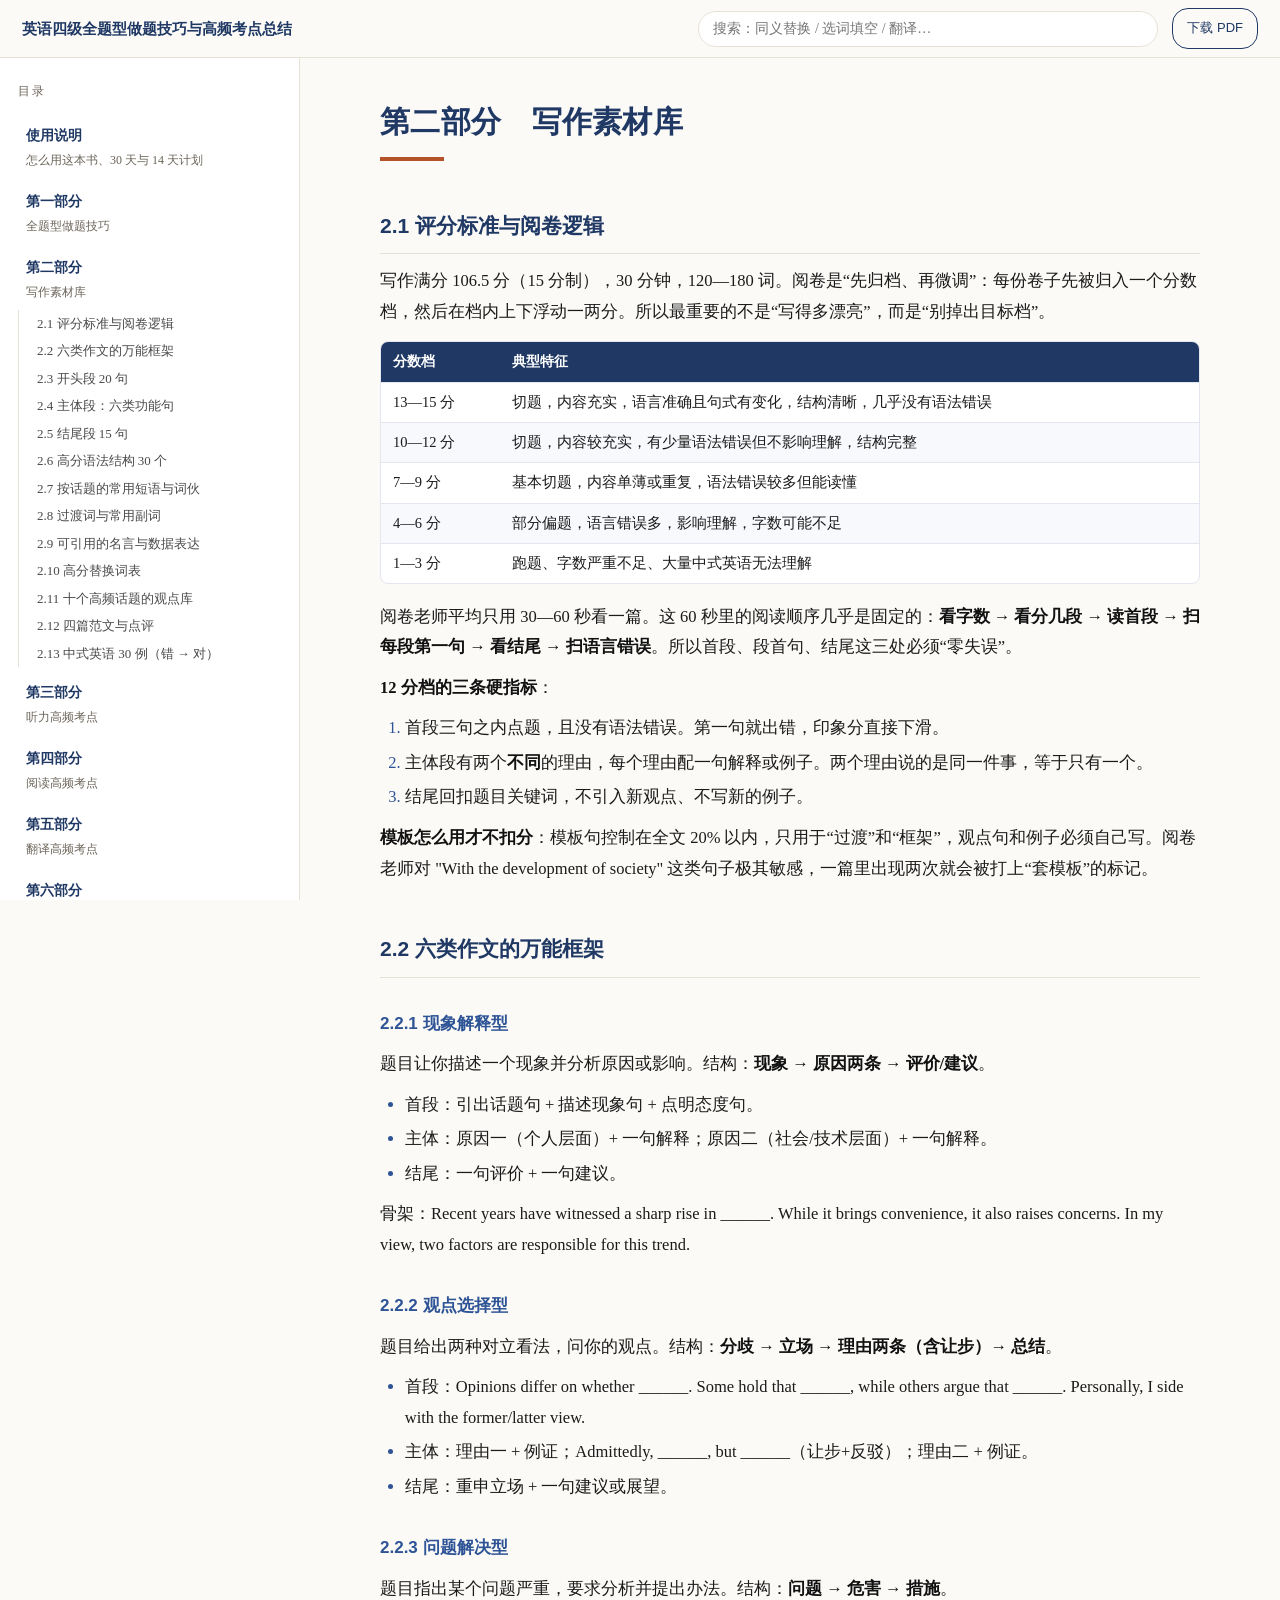
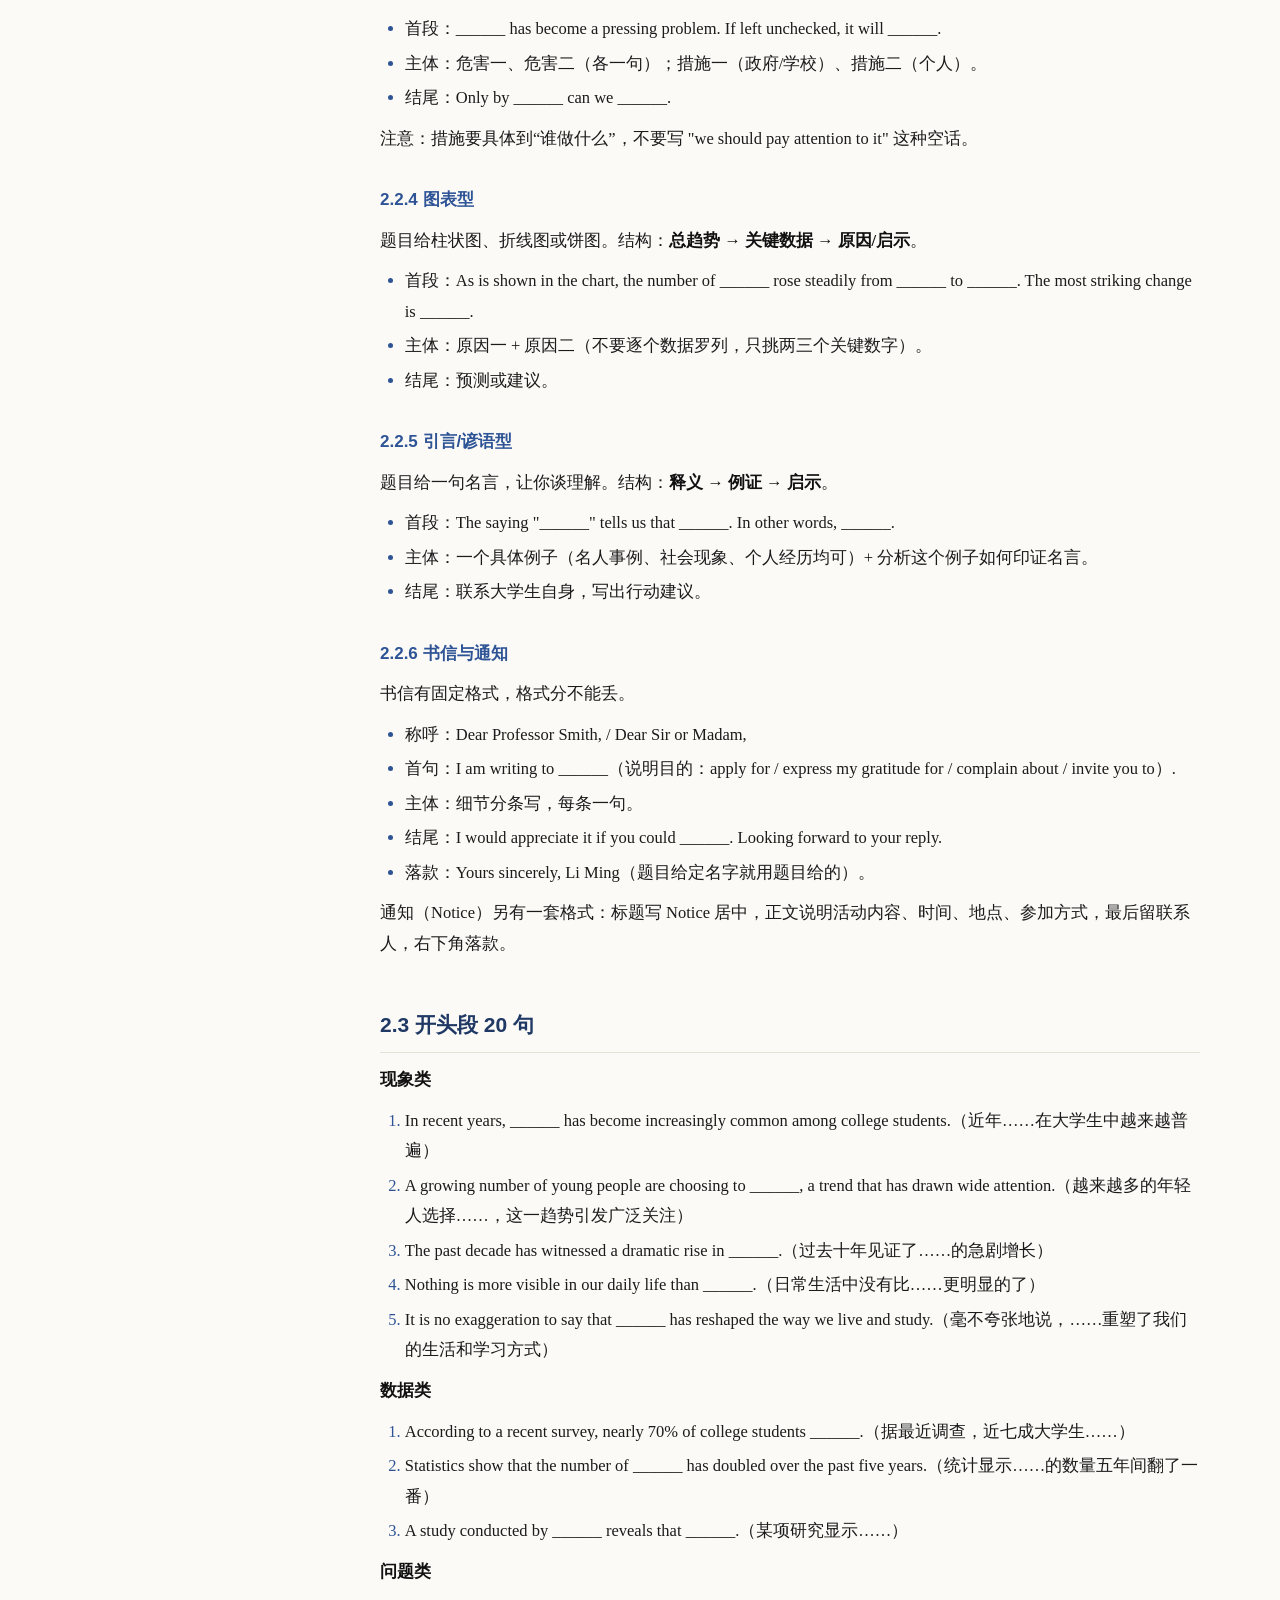
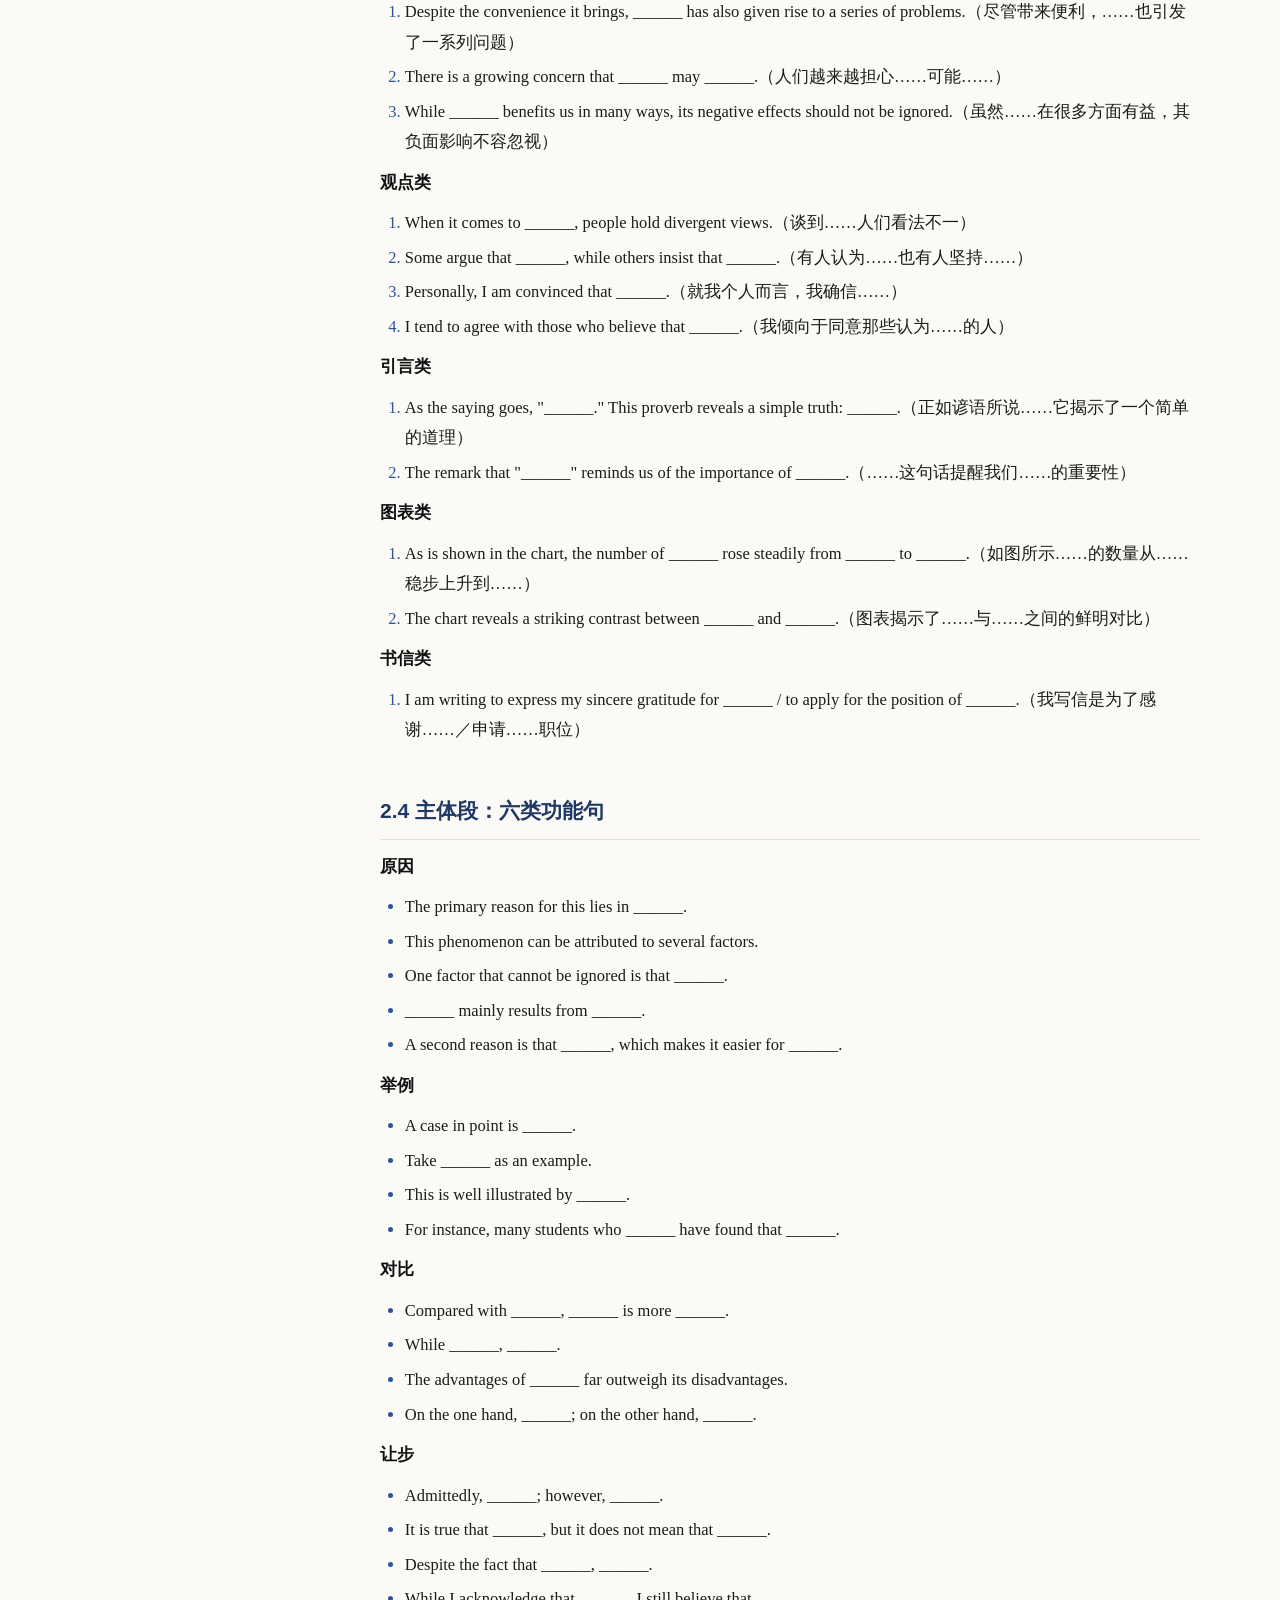
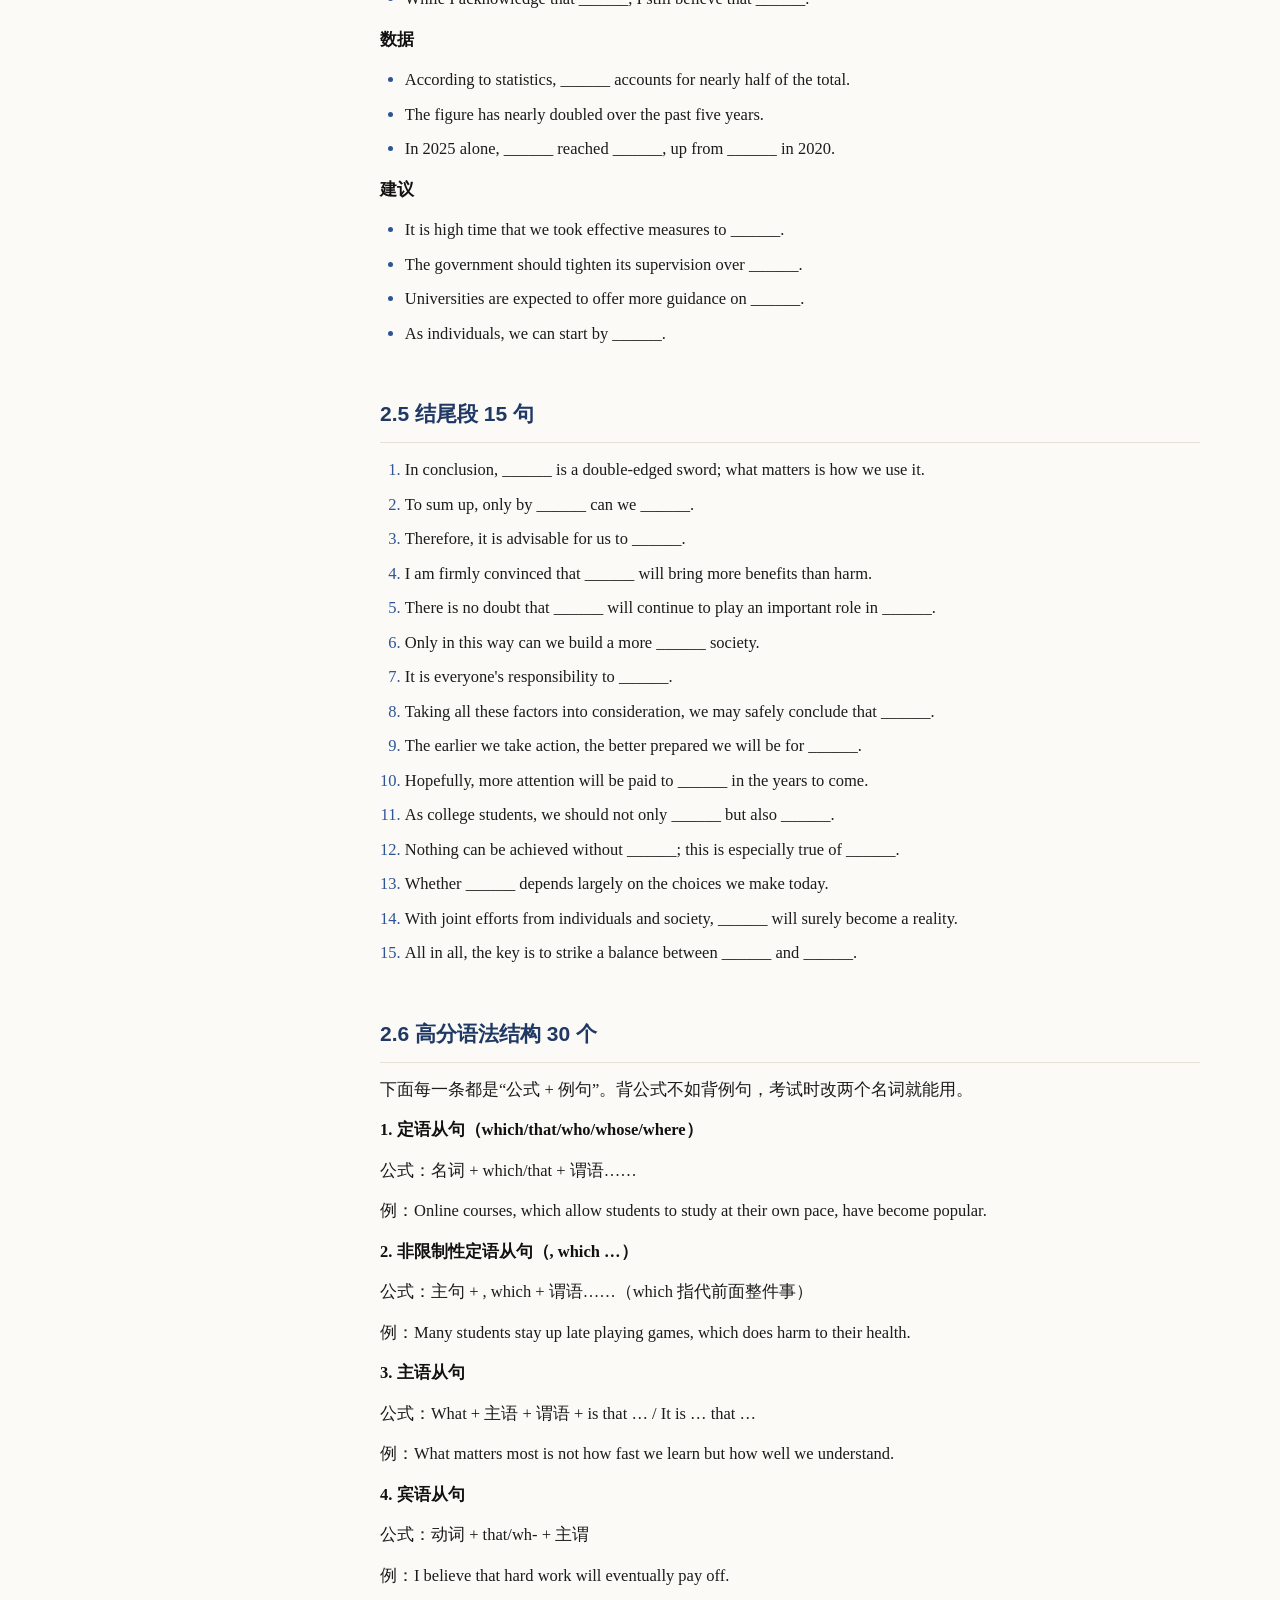
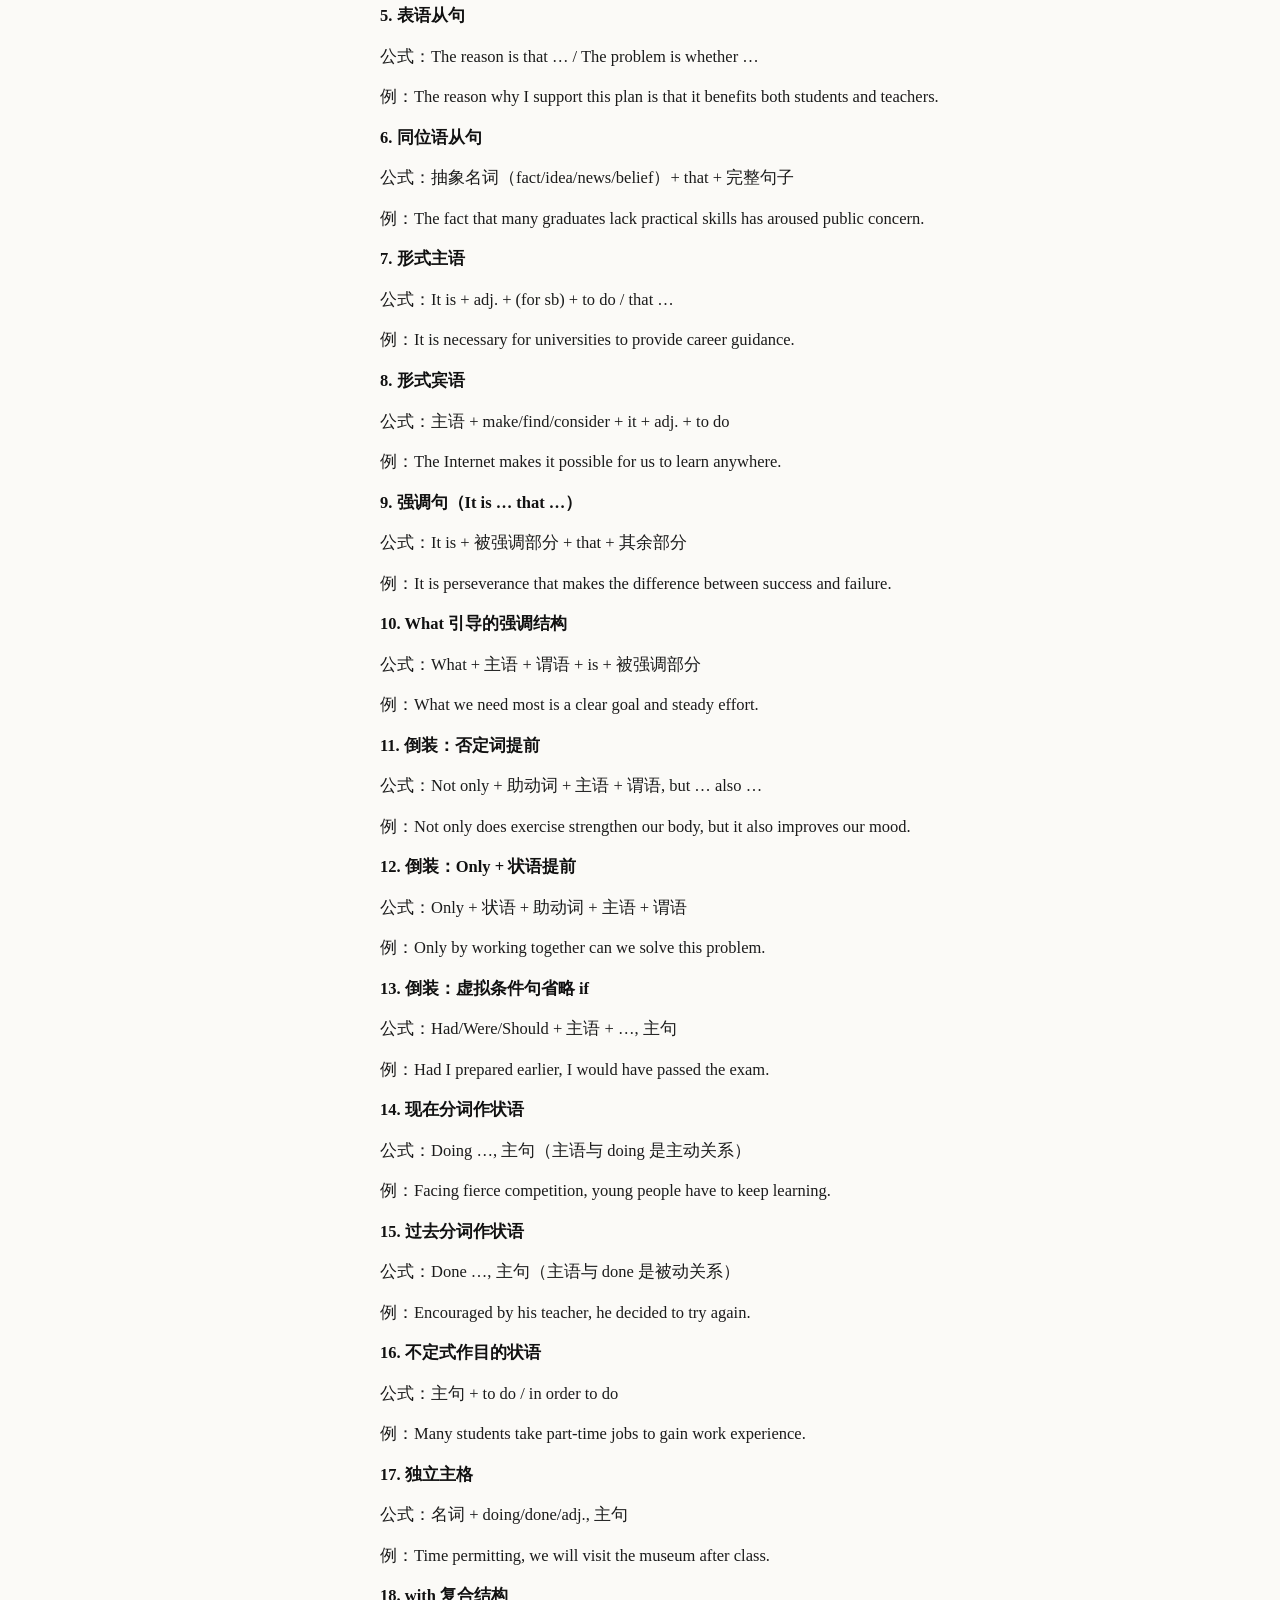
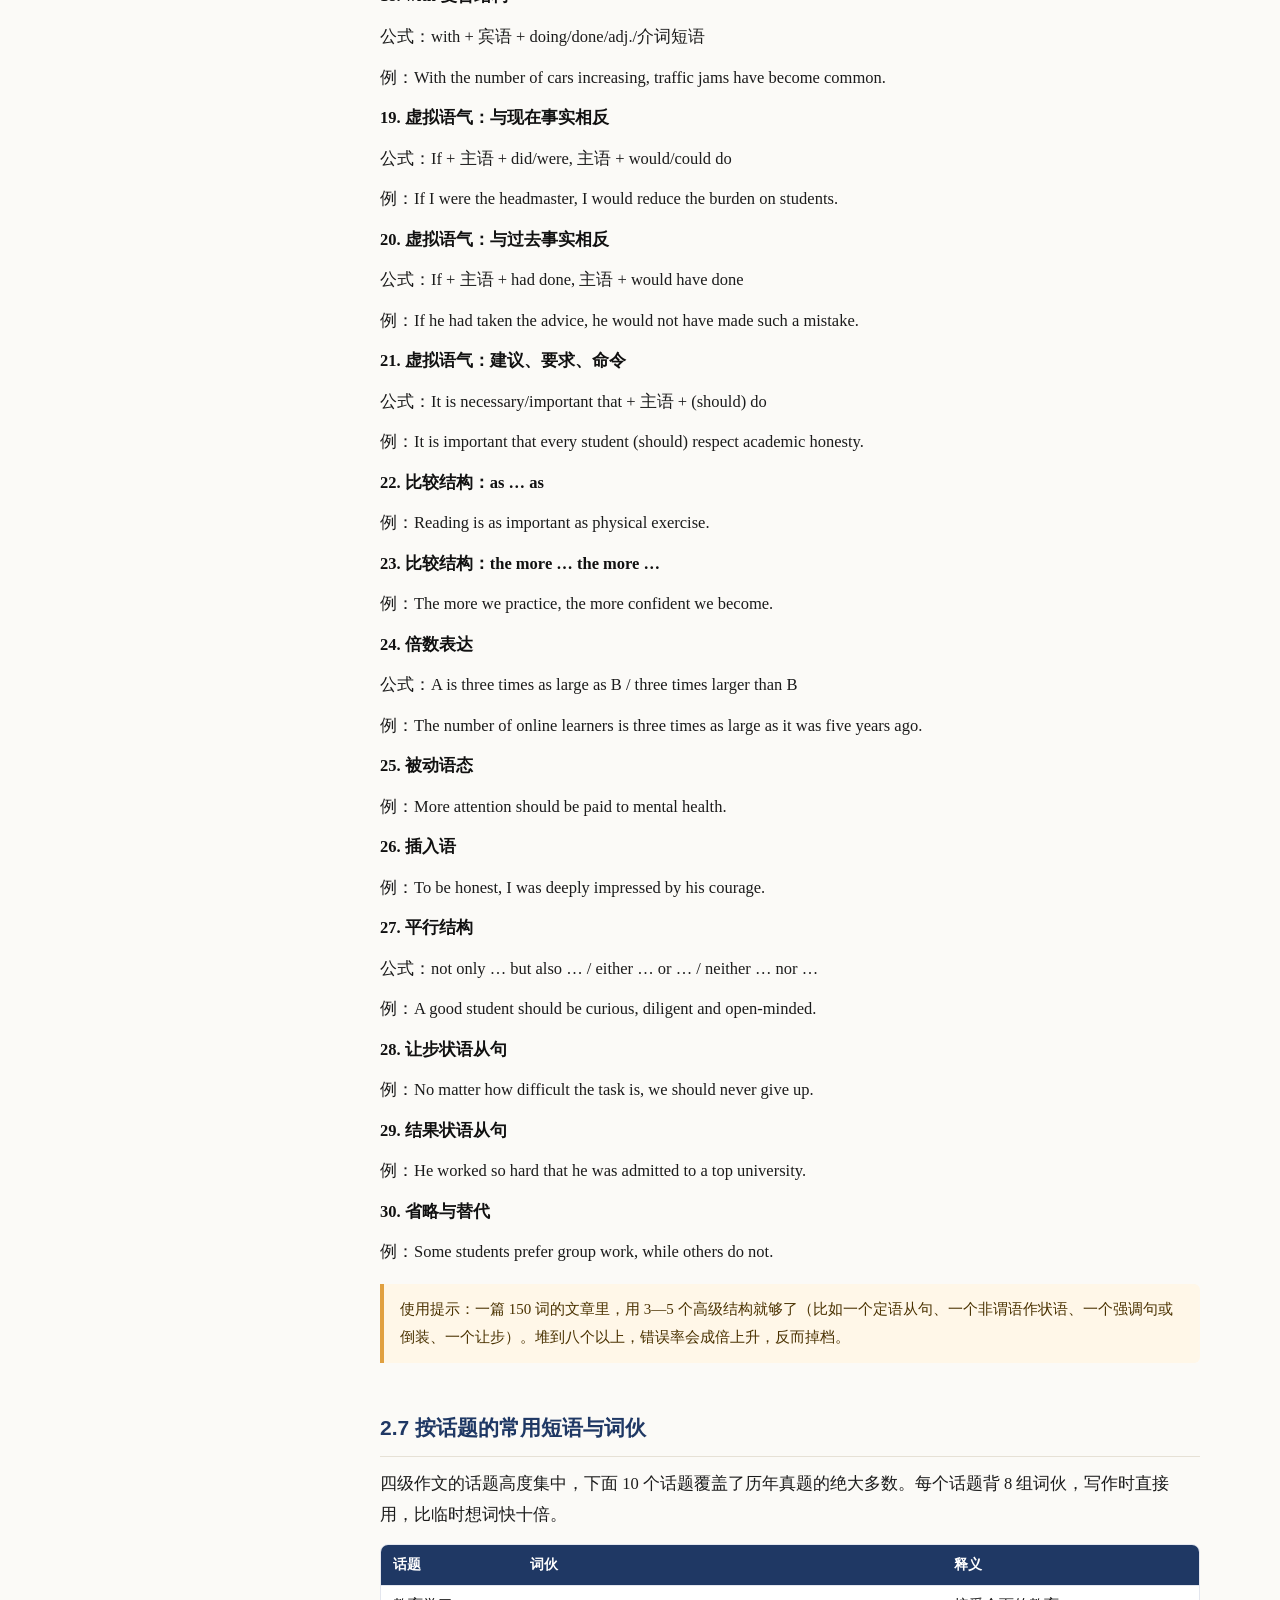
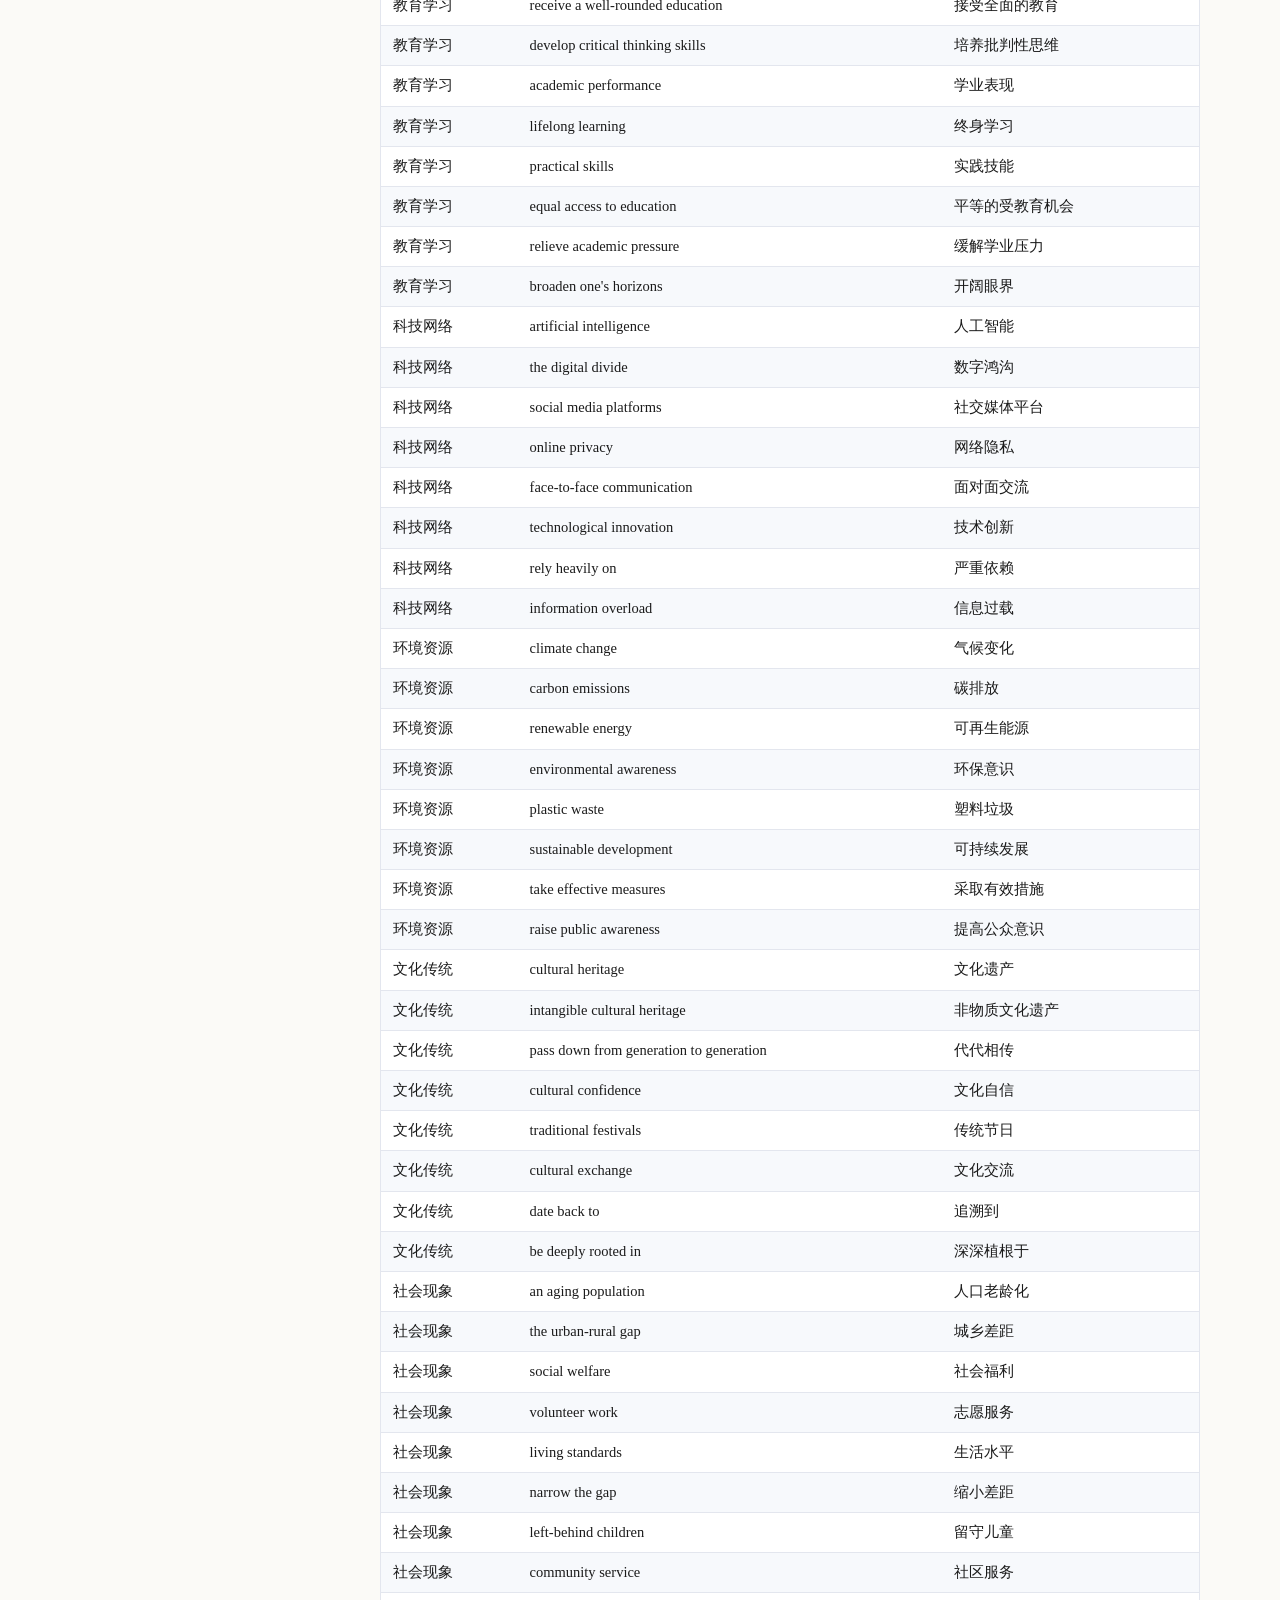
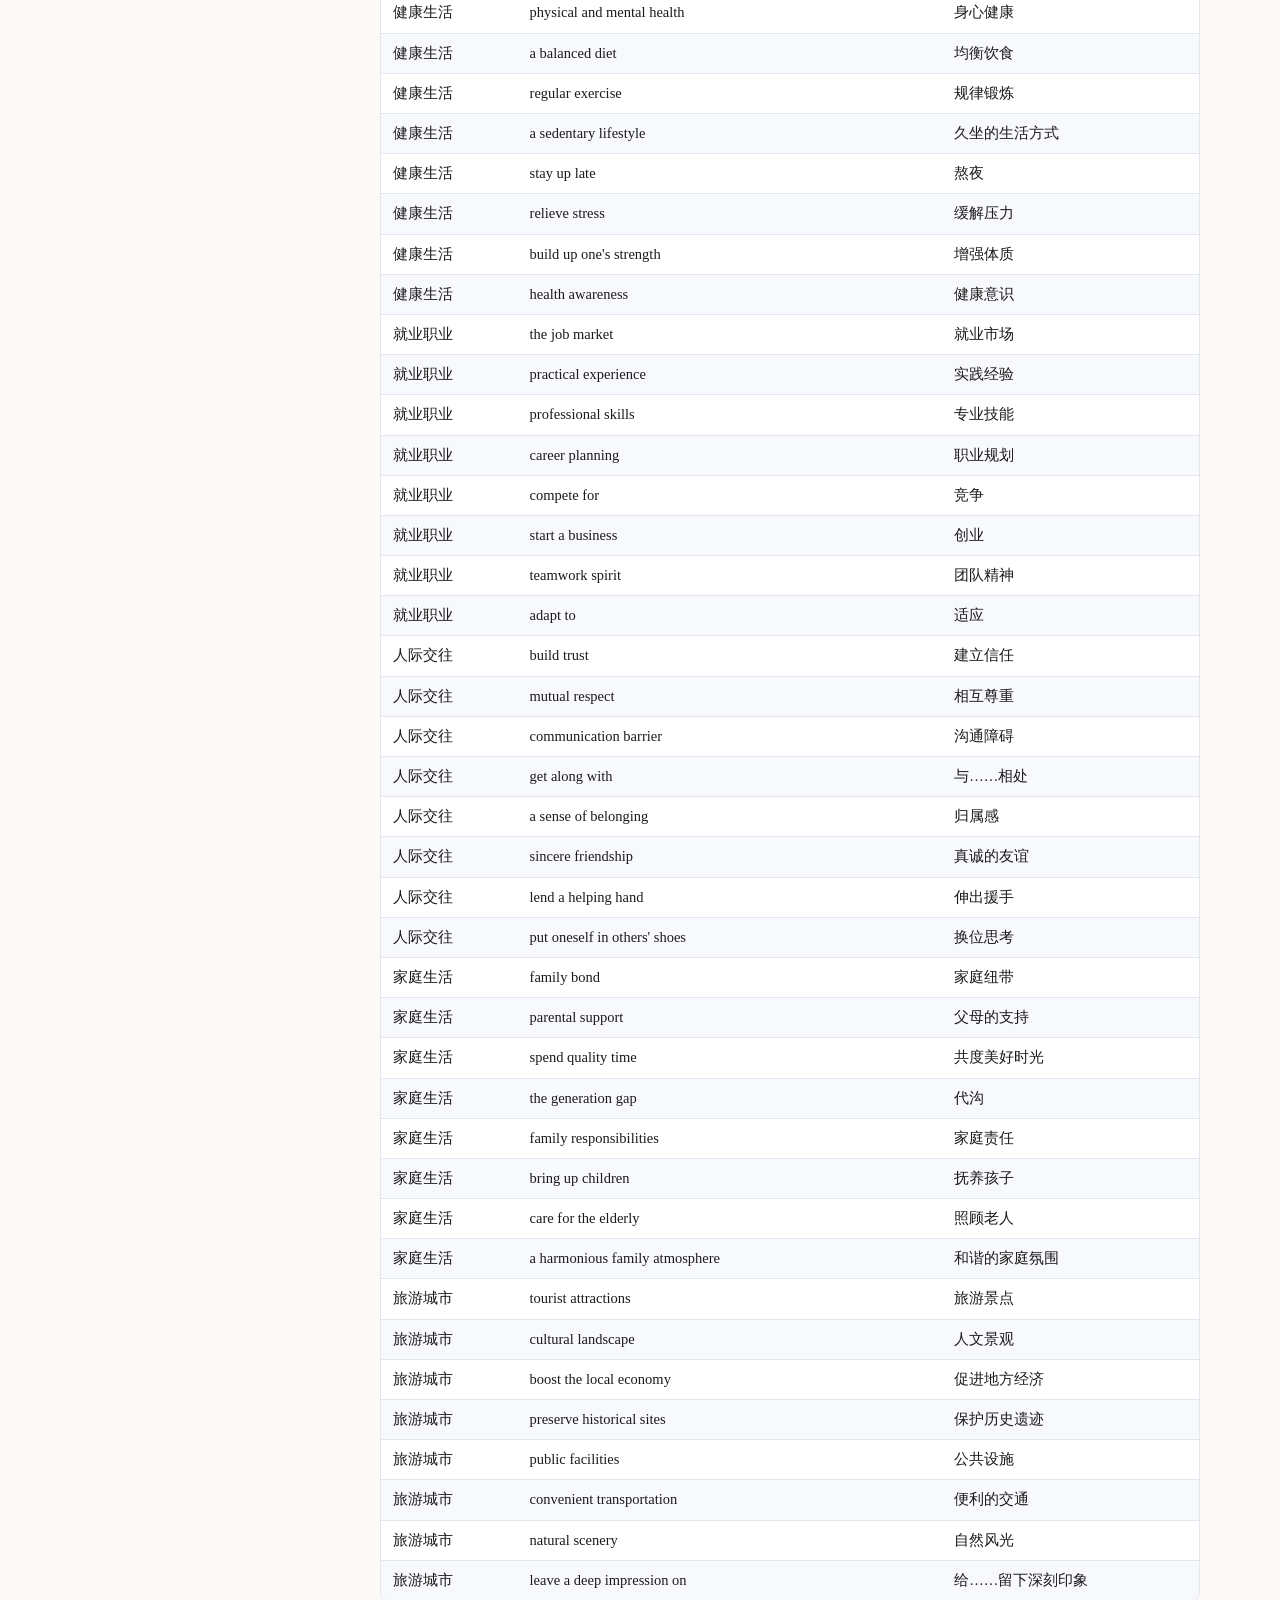
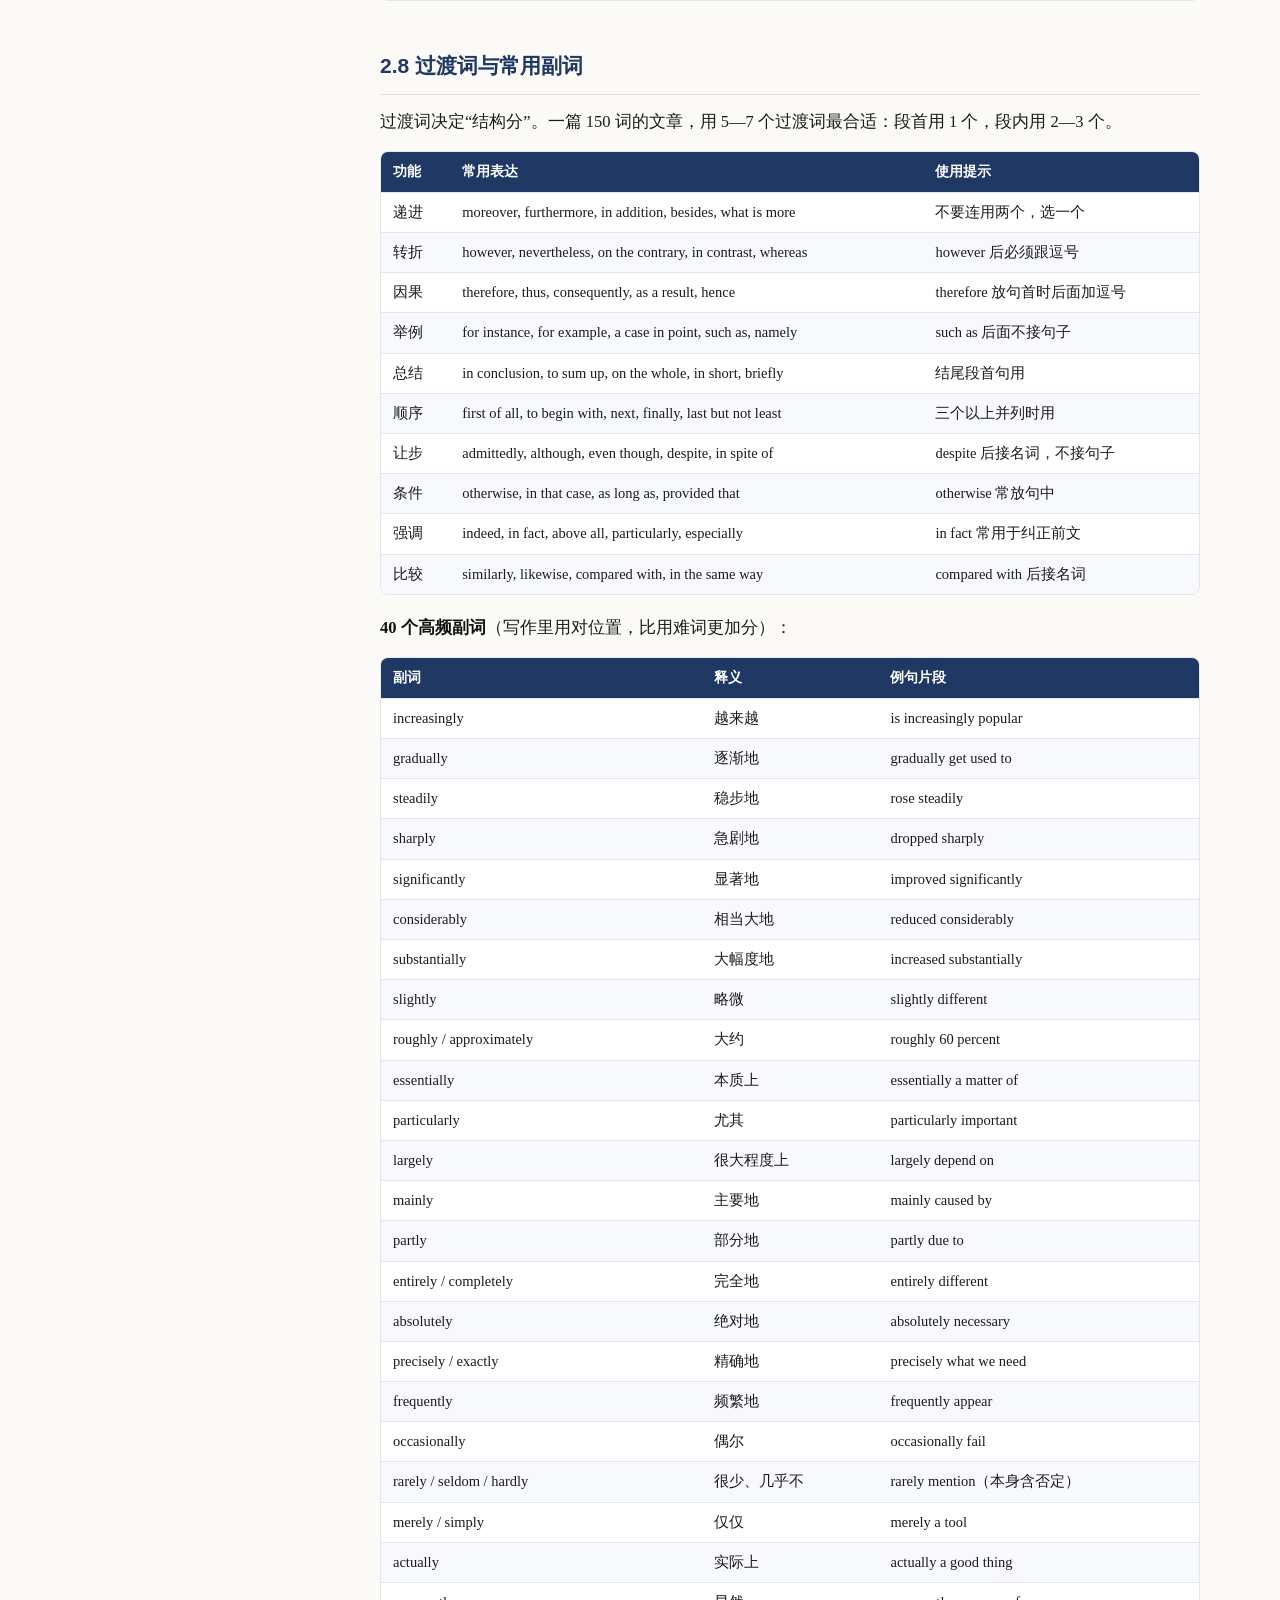
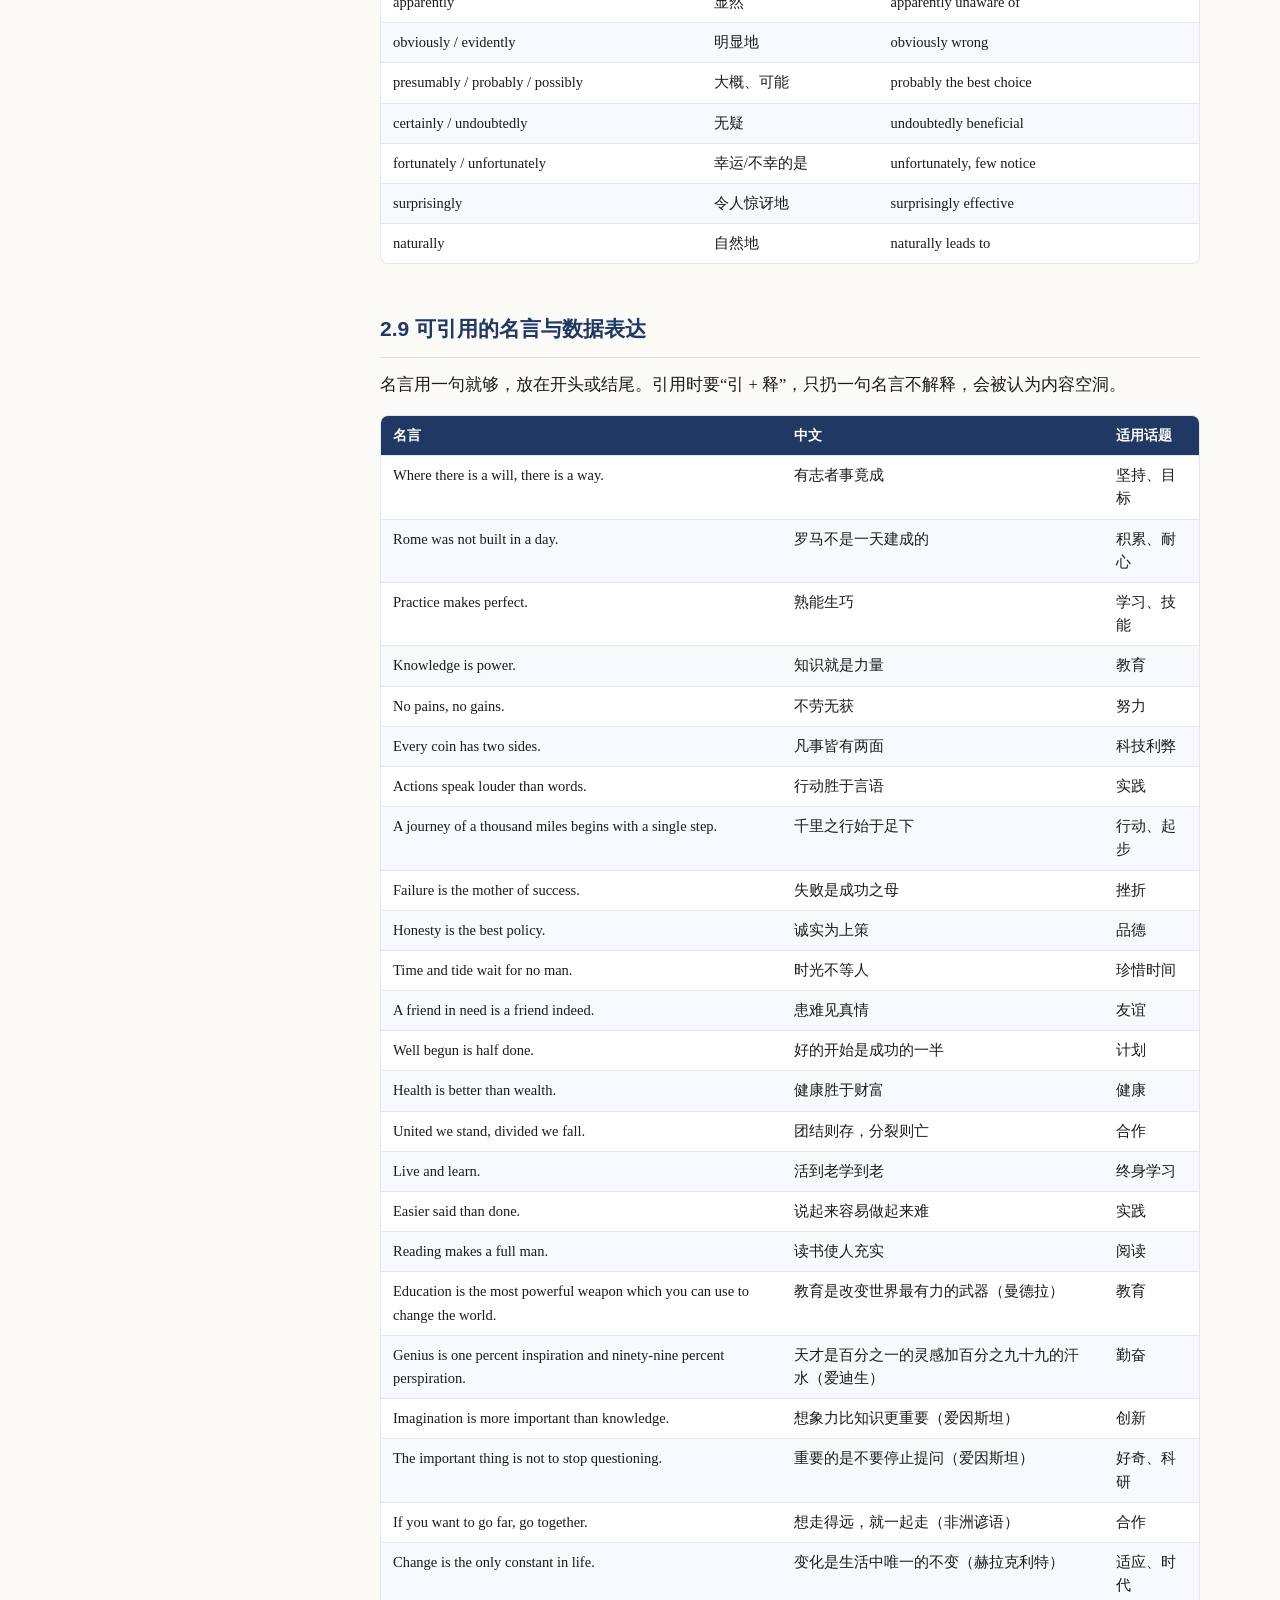
<file: part2.html>
<!doctype html>
<html lang="zh-CN">
<head>
<meta charset="utf-8">
<meta name="viewport" content="width=device-width, initial-scale=1">
<title>第二部分 写作素材库 · 英语四级全题型做题技巧与高频考点总结</title>
<meta name="description" content="英语四级全题型做题技巧与高频考点总结：写作、听力、阅读、翻译全题型技巧与高频考点。">
<link rel="stylesheet" href="assets/style.css">
</head>
<body data-page="part2">
<div class="progress" id="progress"></div>
<header class="topbar">
  <button class="menu-btn" id="menuBtn" aria-label="目录">☰</button>
  <a class="brand" href="index.html">英语四级全题型做题技巧与高频考点总结</a>
  <div class="search-box">
    <input id="searchInput" type="search" placeholder="搜索：同义替换 / 选词填空 / 翻译…" autocomplete="off">
  </div>
  <a class="dl" href="assets/cet4-guide.pdf" download>下载 PDF</a>
</header>
<div class="layout">
  <aside class="sidebar" id="sidebar">
    <div class="side-title">目录</div>
    <nav><div class="nav-part"><a class="nav-head" href="intro.html"><span class="nav-label">使用说明</span><span class="nav-desc">怎么用这本书、30 天与 14 天计划</span></a><ul class="nav-sections"><li><a href="intro.html#sec-intro-1">这本书怎么用</a></li><li><a href="intro.html#sec-intro-2">全书结构</a></li><li><a href="intro.html#sec-30-90">30 天计划（每天约 90 分钟）</a></li><li><a href="intro.html#sec-14-120">14 天冲刺（每天约 120 分钟）</a></li><li><a href="intro.html#sec-intro-5">三个本子</a></li><li><a href="intro.html#sec-intro-6">一条最重要的建议</a></li></ul></div><div class="nav-part"><a class="nav-head" href="part1.html"><span class="nav-label">第一部分</span><span class="nav-desc">全题型做题技巧</span></a><ul class="nav-sections"><li><a href="part1.html#sec-1-1">1.1 先看全局：四级考什么、怎么算分</a></li><li><a href="part1.html#sec-1-2">1.2 考场流程与时间分配</a></li><li><a href="part1.html#sec-1-3">1.3 通用底层方法：预读、定位、同义替换、排除</a></li><li><a href="part1.html#sec-1-4-30-12">1.4 写作：30 分钟拿稳 12 分档</a></li><li><a href="part1.html#sec-1-5">1.5 听力：预读、信号词与"所听即所得"的边界</a></li><li><a href="part1.html#sec-1-6">1.6 选词填空：先定词性，再定词义</a></li><li><a href="part1.html#sec-1-7">1.7 长篇阅读：关键词定位与同义改写</a></li><li><a href="part1.html#sec-1-8">1.8 仔细阅读：题干定位、同义替换与干扰项</a></li><li><a href="part1.html#sec-1-9">1.9 翻译：拆句、主干、再装修</a></li><li><a href="part1.html#sec-1-10">1.10 不同目标的分数策略</a></li></ul></div><div class="nav-part active"><a class="nav-head" href="part2.html"><span class="nav-label">第二部分</span><span class="nav-desc">写作素材库</span></a><ul class="nav-sections"><li><a href="part2.html#sec-2-1">2.1 评分标准与阅卷逻辑</a></li><li><a href="part2.html#sec-2-2">2.2 六类作文的万能框架</a></li><li><a href="part2.html#sec-2-3-20">2.3 开头段 20 句</a></li><li><a href="part2.html#sec-2-4">2.4 主体段：六类功能句</a></li><li><a href="part2.html#sec-2-5-15">2.5 结尾段 15 句</a></li><li><a href="part2.html#sec-2-6-30">2.6 高分语法结构 30 个</a></li><li><a href="part2.html#sec-2-7">2.7 按话题的常用短语与词伙</a></li><li><a href="part2.html#sec-2-8">2.8 过渡词与常用副词</a></li><li><a href="part2.html#sec-2-9">2.9 可引用的名言与数据表达</a></li><li><a href="part2.html#sec-2-10">2.10 高分替换词表</a></li><li><a href="part2.html#sec-2-11">2.11 十个高频话题的观点库</a></li><li><a href="part2.html#sec-2-12">2.12 四篇范文与点评</a></li><li><a href="part2.html#sec-2-13-30">2.13 中式英语 30 例（错 → 对）</a></li></ul></div><div class="nav-part"><a class="nav-head" href="part3.html"><span class="nav-label">第三部分</span><span class="nav-desc">听力高频考点</span></a><ul class="nav-sections"><li><a href="part3.html#sec-3-1">3.1 语音现象与"听不清"的真相</a></li><li><a href="part3.html#sec-3-2">3.2 短篇新闻：倒金字塔与高频词</a></li><li><a href="part3.html#sec-3-3">3.3 长对话：问答结构与场景词</a></li><li><a href="part3.html#sec-3-4">3.4 听力篇章：结构与信号词</a></li><li><a href="part3.html#sec-3-5">3.5 十五类场景词汇</a></li><li><a href="part3.html#sec-3-6-100">3.6 听力高频短语与习语 100 条</a></li><li><a href="part3.html#sec-3-7-60">3.7 听力同义替换 60 组</a></li><li><a href="part3.html#sec-3-8">3.8 数字、时间、价格与计算</a></li><li><a href="part3.html#sec-3-9">3.9 没听懂时的补救与蒙题策略</a></li></ul></div><div class="nav-part"><a class="nav-head" href="part4.html"><span class="nav-label">第四部分</span><span class="nav-desc">阅读高频考点</span></a><ul class="nav-sections"><li><a href="part4.html#sec-4-1">4.1 选词填空：语法判定十则</a></li><li><a href="part4.html#sec-4-2">4.2 选词填空高频词表</a></li><li><a href="part4.html#sec-4-3">4.3 长篇阅读：定位词与同义改写</a></li><li><a href="part4.html#sec-4-4">4.4 仔细阅读：六类题型与五种干扰项</a></li><li><a href="part4.html#sec-4-5-20">4.5 长难句拆解 20 例</a></li><li><a href="part4.html#sec-4-6-120">4.6 阅读同义词 120 组</a></li><li><a href="part4.html#sec-4-7-60">4.7 同义短语 60 组</a></li><li><a href="part4.html#sec-4-8-71">4.8 高频短语动词 71 个</a></li><li><a href="part4.html#sec-4-9-36">4.9 易混词辨析 36 组</a></li></ul></div><div class="nav-part"><a class="nav-head" href="part5.html"><span class="nav-label">第五部分</span><span class="nav-desc">翻译高频考点</span></a><ul class="nav-sections"><li><a href="part5.html#sec-5-1">5.1 评分标准与四步翻译法</a></li><li><a href="part5.html#sec-5-2">5.2 常考话题与命题规律</a></li><li><a href="part5.html#sec-5-3-180">5.3 中国文化与国情词汇 180 个</a></li><li><a href="part5.html#sec-5-4-50">5.4 中国特色表达与成语 50 个</a></li><li><a href="part5.html#sec-5-5-41">5.5 翻译常用句式 41 个</a></li><li><a href="part5.html#sec-5-6-80">5.6 翻译高频短语 80 个</a></li><li><a href="part5.html#sec-5-7-20">5.7 常见错误 20 例</a></li><li><a href="part5.html#sec-5-8">5.8 五段翻译练习与参考译文</a></li></ul></div><div class="nav-part"><a class="nav-head" href="part6.html"><span class="nav-label">第六部分</span><span class="nav-desc">同义替换总表</span></a><ul class="nav-sections"><li><a href="part6.html#sec-6-1-62">6.1 动词同义替换 62 组</a></li><li><a href="part6.html#sec-6-2-40">6.2 名词同义替换 40 组</a></li><li><a href="part6.html#sec-6-3-50">6.3 形容词与副词同义替换 50 组</a></li><li><a href="part6.html#sec-6-4-40">6.4 句式级同义替换 40 组</a></li><li><a href="part6.html#sec-6-5-44">6.5 熟词僻义 44 个</a></li><li><a href="part6.html#sec-6-6">6.6 常见前缀、后缀与构词</a></li></ul></div><div class="nav-part"><a class="nav-head" href="part7.html"><span class="nav-label">第七部分</span><span class="nav-desc">语法与搭配速查</span></a><ul class="nav-sections"><li><a href="part7.html#sec-7-1">7.1 时态与语态</a></li><li><a href="part7.html#sec-7-2">7.2 非谓语动词</a></li><li><a href="part7.html#sec-7-3">7.3 定语从句</a></li><li><a href="part7.html#sec-7-4">7.4 名词性从句</a></li><li><a href="part7.html#sec-7-5">7.5 状语从句</a></li><li><a href="part7.html#sec-7-6">7.6 虚拟语气</a></li><li><a href="part7.html#sec-7-7">7.7 倒装、强调与省略</a></li><li><a href="part7.html#sec-7-8">7.8 主谓一致与比较结构</a></li><li><a href="part7.html#sec-7-9-80">7.9 固定搭配 80 组</a></li></ul></div><div class="nav-part"><a class="nav-head" href="appendix.html"><span class="nav-label">附录</span><span class="nav-desc">考前清单与速查表</span></a><ul class="nav-sections"><li><a href="appendix.html#sec-A-7">A. 考前 7 天清单</a></li><li><a href="appendix.html#sec-B-10">B. 考场 10 条</a></li><li><a href="appendix.html#sec-C-30">C. 高频易错拼写 30 个</a></li><li><a href="appendix.html#sec-D-24">D. 常见不规则动词 24 个</a></li><li><a href="appendix.html#sec-E">E. 最后三句话</a></li></ul></div></nav>
    <div class="side-foot">
      <a href="assets/cet4-guide.docx" download>Word 版</a>
      <a href="https://github.com/1wozhenfule/cet4-guide" target="_blank" rel="noopener">GitHub</a>
    </div>
  </aside>
  <main class="main">
    <article class="article">
      <h1>第二部分　写作素材库</h1>
<h2 id="sec-2-1">2.1 评分标准与阅卷逻辑<a class="anchor" href="#sec-2-1" aria-label="链接">#</a></h2>
<p>写作满分 106.5 分（15 分制），30 分钟，120—180 词。阅卷是“先归档、再微调”：每份卷子先被归入一个分数档，然后在档内上下浮动一两分。所以最重要的不是“写得多漂亮”，而是“别掉出目标档”。</p>
<div class="table-wrap"><table><thead><tr><th>分数档</th><th>典型特征</th></tr></thead><tbody><tr><td>13—15 分</td><td>切题，内容充实，语言准确且句式有变化，结构清晰，几乎没有语法错误</td></tr><tr><td>10—12 分</td><td>切题，内容较充实，有少量语法错误但不影响理解，结构完整</td></tr><tr><td>7—9 分</td><td>基本切题，内容单薄或重复，语法错误较多但能读懂</td></tr><tr><td>4—6 分</td><td>部分偏题，语言错误多，影响理解，字数可能不足</td></tr><tr><td>1—3 分</td><td>跑题、字数严重不足、大量中式英语无法理解</td></tr></tbody></table></div>
<p>阅卷老师平均只用 30—60 秒看一篇。这 60 秒里的阅读顺序几乎是固定的：<strong>看字数 → 看分几段 → 读首段 → 扫每段第一句 → 看结尾 → 扫语言错误</strong>。所以首段、段首句、结尾这三处必须“零失误”。</p>
<p><strong>12 分档的三条硬指标</strong>：</p>
<ol><li>首段三句之内点题，且没有语法错误。第一句就出错，印象分直接下滑。</li><li>主体段有两个<strong>不同</strong>的理由，每个理由配一句解释或例子。两个理由说的是同一件事，等于只有一个。</li><li>结尾回扣题目关键词，不引入新观点、不写新的例子。</li></ol>
<p><strong>模板怎么用才不扣分</strong>：模板句控制在全文 20% 以内，只用于“过渡”和“框架”，观点句和例子必须自己写。阅卷老师对 "With the development of society" 这类句子极其敏感，一篇里出现两次就会被打上“套模板”的标记。</p>
<h2 id="sec-2-2">2.2 六类作文的万能框架<a class="anchor" href="#sec-2-2" aria-label="链接">#</a></h2>
<h3>2.2.1 现象解释型</h3>
<p>题目让你描述一个现象并分析原因或影响。结构：<strong>现象 → 原因两条 → 评价/建议</strong>。</p>
<ul><li>首段：引出话题句 + 描述现象句 + 点明态度句。</li><li>主体：原因一（个人层面）+ 一句解释；原因二（社会/技术层面）+ 一句解释。</li><li>结尾：一句评价 + 一句建议。</li></ul>
<p>骨架：Recent years have witnessed a sharp rise in ______. While it brings convenience, it also raises concerns. In my view, two factors are responsible for this trend.</p>
<h3>2.2.2 观点选择型</h3>
<p>题目给出两种对立看法，问你的观点。结构：<strong>分歧 → 立场 → 理由两条（含让步）→ 总结</strong>。</p>
<ul><li>首段：Opinions differ on whether ______. Some hold that ______, while others argue that ______. Personally, I side with the former/latter view.</li><li>主体：理由一 + 例证；Admittedly, ______, but ______（让步+反驳）；理由二 + 例证。</li><li>结尾：重申立场 + 一句建议或展望。</li></ul>
<h3>2.2.3 问题解决型</h3>
<p>题目指出某个问题严重，要求分析并提出办法。结构：<strong>问题 → 危害 → 措施</strong>。</p>
<ul><li>首段：______ has become a pressing problem. If left unchecked, it will ______.</li><li>主体：危害一、危害二（各一句）；措施一（政府/学校）、措施二（个人）。</li><li>结尾：Only by ______ can we ______.</li></ul>
<p>注意：措施要具体到“谁做什么”，不要写 "we should pay attention to it" 这种空话。</p>
<h3>2.2.4 图表型</h3>
<p>题目给柱状图、折线图或饼图。结构：<strong>总趋势 → 关键数据 → 原因/启示</strong>。</p>
<ul><li>首段：As is shown in the chart, the number of ______ rose steadily from ______ to ______. The most striking change is ______.</li><li>主体：原因一 + 原因二（不要逐个数据罗列，只挑两三个关键数字）。</li><li>结尾：预测或建议。</li></ul>
<h3>2.2.5 引言/谚语型</h3>
<p>题目给一句名言，让你谈理解。结构：<strong>释义 → 例证 → 启示</strong>。</p>
<ul><li>首段：The saying "______" tells us that ______. In other words, ______.</li><li>主体：一个具体例子（名人事例、社会现象、个人经历均可）+ 分析这个例子如何印证名言。</li><li>结尾：联系大学生自身，写出行动建议。</li></ul>
<h3>2.2.6 书信与通知</h3>
<p>书信有固定格式，格式分不能丢。</p>
<ul><li>称呼：Dear Professor Smith, / Dear Sir or Madam,</li><li>首句：I am writing to ______（说明目的：apply for / express my gratitude for / complain about / invite you to）.</li><li>主体：细节分条写，每条一句。</li><li>结尾：I would appreciate it if you could ______. Looking forward to your reply.</li><li>落款：Yours sincerely, Li Ming（题目给定名字就用题目给的）。</li></ul>
<p>通知（Notice）另有一套格式：标题写 Notice 居中，正文说明活动内容、时间、地点、参加方式，最后留联系人，右下角落款。</p>
<h2 id="sec-2-3-20">2.3 开头段 20 句<a class="anchor" href="#sec-2-3-20" aria-label="链接">#</a></h2>
<p><strong>现象类</strong></p>
<ol><li>In recent years, ______ has become increasingly common among college students.（近年……在大学生中越来越普遍）</li><li>A growing number of young people are choosing to ______, a trend that has drawn wide attention.（越来越多的年轻人选择……，这一趋势引发广泛关注）</li><li>The past decade has witnessed a dramatic rise in ______.（过去十年见证了……的急剧增长）</li><li>Nothing is more visible in our daily life than ______.（日常生活中没有比……更明显的了）</li><li>It is no exaggeration to say that ______ has reshaped the way we live and study.（毫不夸张地说，……重塑了我们的生活和学习方式）</li></ol>
<p><strong>数据类</strong></p>
<ol><li>According to a recent survey, nearly 70% of college students ______.（据最近调查，近七成大学生……）</li><li>Statistics show that the number of ______ has doubled over the past five years.（统计显示……的数量五年间翻了一番）</li><li>A study conducted by ______ reveals that ______.（某项研究显示……）</li></ol>
<p><strong>问题类</strong></p>
<ol><li>Despite the convenience it brings, ______ has also given rise to a series of problems.（尽管带来便利，……也引发了一系列问题）</li><li>There is a growing concern that ______ may ______.（人们越来越担心……可能……）</li><li>While ______ benefits us in many ways, its negative effects should not be ignored.（虽然……在很多方面有益，其负面影响不容忽视）</li></ol>
<p><strong>观点类</strong></p>
<ol><li>When it comes to ______, people hold divergent views.（谈到……人们看法不一）</li><li>Some argue that ______, while others insist that ______.（有人认为……也有人坚持……）</li><li>Personally, I am convinced that ______.（就我个人而言，我确信……）</li><li>I tend to agree with those who believe that ______.（我倾向于同意那些认为……的人）</li></ol>
<p><strong>引言类</strong></p>
<ol><li>As the saying goes, "______." This proverb reveals a simple truth: ______.（正如谚语所说……它揭示了一个简单的道理）</li><li>The remark that "______" reminds us of the importance of ______.（……这句话提醒我们……的重要性）</li></ol>
<p><strong>图表类</strong></p>
<ol><li>As is shown in the chart, the number of ______ rose steadily from ______ to ______.（如图所示……的数量从……稳步上升到……）</li><li>The chart reveals a striking contrast between ______ and ______.（图表揭示了……与……之间的鲜明对比）</li></ol>
<p><strong>书信类</strong></p>
<ol><li>I am writing to express my sincere gratitude for ______ / to apply for the position of ______.（我写信是为了感谢……／申请……职位）</li></ol>
<h2 id="sec-2-4">2.4 主体段：六类功能句<a class="anchor" href="#sec-2-4" aria-label="链接">#</a></h2>
<p><strong>原因</strong></p>
<ul><li>The primary reason for this lies in ______.</li><li>This phenomenon can be attributed to several factors.</li><li>One factor that cannot be ignored is that ______.</li><li>______ mainly results from ______.</li><li>A second reason is that ______, which makes it easier for ______.</li></ul>
<p><strong>举例</strong></p>
<ul><li>A case in point is ______.</li><li>Take ______ as an example.</li><li>This is well illustrated by ______.</li><li>For instance, many students who ______ have found that ______.</li></ul>
<p><strong>对比</strong></p>
<ul><li>Compared with ______, ______ is more ______.</li><li>While ______, ______.</li><li>The advantages of ______ far outweigh its disadvantages.</li><li>On the one hand, ______; on the other hand, ______.</li></ul>
<p><strong>让步</strong></p>
<ul><li>Admittedly, ______; however, ______.</li><li>It is true that ______, but it does not mean that ______.</li><li>Despite the fact that ______, ______.</li><li>While I acknowledge that ______, I still believe that ______.</li></ul>
<p><strong>数据</strong></p>
<ul><li>According to statistics, ______ accounts for nearly half of the total.</li><li>The figure has nearly doubled over the past five years.</li><li>In 2025 alone, ______ reached ______, up from ______ in 2020.</li></ul>
<p><strong>建议</strong></p>
<ul><li>It is high time that we took effective measures to ______.</li><li>The government should tighten its supervision over ______.</li><li>Universities are expected to offer more guidance on ______.</li><li>As individuals, we can start by ______.</li></ul>
<h2 id="sec-2-5-15">2.5 结尾段 15 句<a class="anchor" href="#sec-2-5-15" aria-label="链接">#</a></h2>
<ol><li>In conclusion, ______ is a double-edged sword; what matters is how we use it.</li><li>To sum up, only by ______ can we ______.</li><li>Therefore, it is advisable for us to ______.</li><li>I am firmly convinced that ______ will bring more benefits than harm.</li><li>There is no doubt that ______ will continue to play an important role in ______.</li><li>Only in this way can we build a more ______ society.</li><li>It is everyone's responsibility to ______.</li><li>Taking all these factors into consideration, we may safely conclude that ______.</li><li>The earlier we take action, the better prepared we will be for ______.</li><li>Hopefully, more attention will be paid to ______ in the years to come.</li><li>As college students, we should not only ______ but also ______.</li><li>Nothing can be achieved without ______; this is especially true of ______.</li><li>Whether ______ depends largely on the choices we make today.</li><li>With joint efforts from individuals and society, ______ will surely become a reality.</li><li>All in all, the key is to strike a balance between ______ and ______.</li></ol>
<h2 id="sec-2-6-30">2.6 高分语法结构 30 个<a class="anchor" href="#sec-2-6-30" aria-label="链接">#</a></h2>
<p>下面每一条都是“公式 + 例句”。背公式不如背例句，考试时改两个名词就能用。</p>
<p><strong>1. 定语从句（which/that/who/whose/where）</strong></p>
<p>公式：名词 + which/that + 谓语……</p>
<p>例：Online courses, which allow students to study at their own pace, have become popular.</p>
<p><strong>2. 非限制性定语从句（, which …）</strong></p>
<p>公式：主句 + , which + 谓语……（which 指代前面整件事）</p>
<p>例：Many students stay up late playing games, which does harm to their health.</p>
<p><strong>3. 主语从句</strong></p>
<p>公式：What + 主语 + 谓语 + is that … / It is … that …</p>
<p>例：What matters most is not how fast we learn but how well we understand.</p>
<p><strong>4. 宾语从句</strong></p>
<p>公式：动词 + that/wh- + 主谓</p>
<p>例：I believe that hard work will eventually pay off.</p>
<p><strong>5. 表语从句</strong></p>
<p>公式：The reason is that … / The problem is whether …</p>
<p>例：The reason why I support this plan is that it benefits both students and teachers.</p>
<p><strong>6. 同位语从句</strong></p>
<p>公式：抽象名词（fact/idea/news/belief）+ that + 完整句子</p>
<p>例：The fact that many graduates lack practical skills has aroused public concern.</p>
<p><strong>7. 形式主语</strong></p>
<p>公式：It is + adj. + (for sb) + to do / that …</p>
<p>例：It is necessary for universities to provide career guidance.</p>
<p><strong>8. 形式宾语</strong></p>
<p>公式：主语 + make/find/consider + it + adj. + to do</p>
<p>例：The Internet makes it possible for us to learn anywhere.</p>
<p><strong>9. 强调句（It is … that …）</strong></p>
<p>公式：It is + 被强调部分 + that + 其余部分</p>
<p>例：It is perseverance that makes the difference between success and failure.</p>
<p><strong>10. What 引导的强调结构</strong></p>
<p>公式：What + 主语 + 谓语 + is + 被强调部分</p>
<p>例：What we need most is a clear goal and steady effort.</p>
<p><strong>11. 倒装：否定词提前</strong></p>
<p>公式：Not only + 助动词 + 主语 + 谓语, but … also …</p>
<p>例：Not only does exercise strengthen our body, but it also improves our mood.</p>
<p><strong>12. 倒装：Only + 状语提前</strong></p>
<p>公式：Only + 状语 + 助动词 + 主语 + 谓语</p>
<p>例：Only by working together can we solve this problem.</p>
<p><strong>13. 倒装：虚拟条件句省略 if</strong></p>
<p>公式：Had/Were/Should + 主语 + …, 主句</p>
<p>例：Had I prepared earlier, I would have passed the exam.</p>
<p><strong>14. 现在分词作状语</strong></p>
<p>公式：Doing …, 主句（主语与 doing 是主动关系）</p>
<p>例：Facing fierce competition, young people have to keep learning.</p>
<p><strong>15. 过去分词作状语</strong></p>
<p>公式：Done …, 主句（主语与 done 是被动关系）</p>
<p>例：Encouraged by his teacher, he decided to try again.</p>
<p><strong>16. 不定式作目的状语</strong></p>
<p>公式：主句 + to do / in order to do</p>
<p>例：Many students take part-time jobs to gain work experience.</p>
<p><strong>17. 独立主格</strong></p>
<p>公式：名词 + doing/done/adj., 主句</p>
<p>例：Time permitting, we will visit the museum after class.</p>
<p><strong>18. with 复合结构</strong></p>
<p>公式：with + 宾语 + doing/done/adj./介词短语</p>
<p>例：With the number of cars increasing, traffic jams have become common.</p>
<p><strong>19. 虚拟语气：与现在事实相反</strong></p>
<p>公式：If + 主语 + did/were, 主语 + would/could do</p>
<p>例：If I were the headmaster, I would reduce the burden on students.</p>
<p><strong>20. 虚拟语气：与过去事实相反</strong></p>
<p>公式：If + 主语 + had done, 主语 + would have done</p>
<p>例：If he had taken the advice, he would not have made such a mistake.</p>
<p><strong>21. 虚拟语气：建议、要求、命令</strong></p>
<p>公式：It is necessary/important that + 主语 + (should) do</p>
<p>例：It is important that every student (should) respect academic honesty.</p>
<p><strong>22. 比较结构：as … as</strong></p>
<p>例：Reading is as important as physical exercise.</p>
<p><strong>23. 比较结构：the more … the more …</strong></p>
<p>例：The more we practice, the more confident we become.</p>
<p><strong>24. 倍数表达</strong></p>
<p>公式：A is three times as large as B / three times larger than B</p>
<p>例：The number of online learners is three times as large as it was five years ago.</p>
<p><strong>25. 被动语态</strong></p>
<p>例：More attention should be paid to mental health.</p>
<p><strong>26. 插入语</strong></p>
<p>例：To be honest, I was deeply impressed by his courage.</p>
<p><strong>27. 平行结构</strong></p>
<p>公式：not only … but also … / either … or … / neither … nor …</p>
<p>例：A good student should be curious, diligent and open-minded.</p>
<p><strong>28. 让步状语从句</strong></p>
<p>例：No matter how difficult the task is, we should never give up.</p>
<p><strong>29. 结果状语从句</strong></p>
<p>例：He worked so hard that he was admitted to a top university.</p>
<p><strong>30. 省略与替代</strong></p>
<p>例：Some students prefer group work, while others do not.</p>
<div class="tip">使用提示：一篇 150 词的文章里，用 3—5 个高级结构就够了（比如一个定语从句、一个非谓语作状语、一个强调句或倒装、一个让步）。堆到八个以上，错误率会成倍上升，反而掉档。</div>
<h2 id="sec-2-7">2.7 按话题的常用短语与词伙<a class="anchor" href="#sec-2-7" aria-label="链接">#</a></h2>
<p>四级作文的话题高度集中，下面 10 个话题覆盖了历年真题的绝大多数。每个话题背 8 组词伙，写作时直接用，比临时想词快十倍。</p>
<div class="table-wrap"><table><thead><tr><th>话题</th><th>词伙</th><th>释义</th></tr></thead><tbody><tr><td>教育学习</td><td>receive a well-rounded education</td><td>接受全面的教育</td></tr><tr><td>教育学习</td><td>develop critical thinking skills</td><td>培养批判性思维</td></tr><tr><td>教育学习</td><td>academic performance</td><td>学业表现</td></tr><tr><td>教育学习</td><td>lifelong learning</td><td>终身学习</td></tr><tr><td>教育学习</td><td>practical skills</td><td>实践技能</td></tr><tr><td>教育学习</td><td>equal access to education</td><td>平等的受教育机会</td></tr><tr><td>教育学习</td><td>relieve academic pressure</td><td>缓解学业压力</td></tr><tr><td>教育学习</td><td>broaden one's horizons</td><td>开阔眼界</td></tr><tr><td>科技网络</td><td>artificial intelligence</td><td>人工智能</td></tr><tr><td>科技网络</td><td>the digital divide</td><td>数字鸿沟</td></tr><tr><td>科技网络</td><td>social media platforms</td><td>社交媒体平台</td></tr><tr><td>科技网络</td><td>online privacy</td><td>网络隐私</td></tr><tr><td>科技网络</td><td>face-to-face communication</td><td>面对面交流</td></tr><tr><td>科技网络</td><td>technological innovation</td><td>技术创新</td></tr><tr><td>科技网络</td><td>rely heavily on</td><td>严重依赖</td></tr><tr><td>科技网络</td><td>information overload</td><td>信息过载</td></tr><tr><td>环境资源</td><td>climate change</td><td>气候变化</td></tr><tr><td>环境资源</td><td>carbon emissions</td><td>碳排放</td></tr><tr><td>环境资源</td><td>renewable energy</td><td>可再生能源</td></tr><tr><td>环境资源</td><td>environmental awareness</td><td>环保意识</td></tr><tr><td>环境资源</td><td>plastic waste</td><td>塑料垃圾</td></tr><tr><td>环境资源</td><td>sustainable development</td><td>可持续发展</td></tr><tr><td>环境资源</td><td>take effective measures</td><td>采取有效措施</td></tr><tr><td>环境资源</td><td>raise public awareness</td><td>提高公众意识</td></tr><tr><td>文化传统</td><td>cultural heritage</td><td>文化遗产</td></tr><tr><td>文化传统</td><td>intangible cultural heritage</td><td>非物质文化遗产</td></tr><tr><td>文化传统</td><td>pass down from generation to generation</td><td>代代相传</td></tr><tr><td>文化传统</td><td>cultural confidence</td><td>文化自信</td></tr><tr><td>文化传统</td><td>traditional festivals</td><td>传统节日</td></tr><tr><td>文化传统</td><td>cultural exchange</td><td>文化交流</td></tr><tr><td>文化传统</td><td>date back to</td><td>追溯到</td></tr><tr><td>文化传统</td><td>be deeply rooted in</td><td>深深植根于</td></tr><tr><td>社会现象</td><td>an aging population</td><td>人口老龄化</td></tr><tr><td>社会现象</td><td>the urban-rural gap</td><td>城乡差距</td></tr><tr><td>社会现象</td><td>social welfare</td><td>社会福利</td></tr><tr><td>社会现象</td><td>volunteer work</td><td>志愿服务</td></tr><tr><td>社会现象</td><td>living standards</td><td>生活水平</td></tr><tr><td>社会现象</td><td>narrow the gap</td><td>缩小差距</td></tr><tr><td>社会现象</td><td>left-behind children</td><td>留守儿童</td></tr><tr><td>社会现象</td><td>community service</td><td>社区服务</td></tr><tr><td>健康生活</td><td>physical and mental health</td><td>身心健康</td></tr><tr><td>健康生活</td><td>a balanced diet</td><td>均衡饮食</td></tr><tr><td>健康生活</td><td>regular exercise</td><td>规律锻炼</td></tr><tr><td>健康生活</td><td>a sedentary lifestyle</td><td>久坐的生活方式</td></tr><tr><td>健康生活</td><td>stay up late</td><td>熬夜</td></tr><tr><td>健康生活</td><td>relieve stress</td><td>缓解压力</td></tr><tr><td>健康生活</td><td>build up one's strength</td><td>增强体质</td></tr><tr><td>健康生活</td><td>health awareness</td><td>健康意识</td></tr><tr><td>就业职业</td><td>the job market</td><td>就业市场</td></tr><tr><td>就业职业</td><td>practical experience</td><td>实践经验</td></tr><tr><td>就业职业</td><td>professional skills</td><td>专业技能</td></tr><tr><td>就业职业</td><td>career planning</td><td>职业规划</td></tr><tr><td>就业职业</td><td>compete for</td><td>竞争</td></tr><tr><td>就业职业</td><td>start a business</td><td>创业</td></tr><tr><td>就业职业</td><td>teamwork spirit</td><td>团队精神</td></tr><tr><td>就业职业</td><td>adapt to</td><td>适应</td></tr><tr><td>人际交往</td><td>build trust</td><td>建立信任</td></tr><tr><td>人际交往</td><td>mutual respect</td><td>相互尊重</td></tr><tr><td>人际交往</td><td>communication barrier</td><td>沟通障碍</td></tr><tr><td>人际交往</td><td>get along with</td><td>与……相处</td></tr><tr><td>人际交往</td><td>a sense of belonging</td><td>归属感</td></tr><tr><td>人际交往</td><td>sincere friendship</td><td>真诚的友谊</td></tr><tr><td>人际交往</td><td>lend a helping hand</td><td>伸出援手</td></tr><tr><td>人际交往</td><td>put oneself in others' shoes</td><td>换位思考</td></tr><tr><td>家庭生活</td><td>family bond</td><td>家庭纽带</td></tr><tr><td>家庭生活</td><td>parental support</td><td>父母的支持</td></tr><tr><td>家庭生活</td><td>spend quality time</td><td>共度美好时光</td></tr><tr><td>家庭生活</td><td>the generation gap</td><td>代沟</td></tr><tr><td>家庭生活</td><td>family responsibilities</td><td>家庭责任</td></tr><tr><td>家庭生活</td><td>bring up children</td><td>抚养孩子</td></tr><tr><td>家庭生活</td><td>care for the elderly</td><td>照顾老人</td></tr><tr><td>家庭生活</td><td>a harmonious family atmosphere</td><td>和谐的家庭氛围</td></tr><tr><td>旅游城市</td><td>tourist attractions</td><td>旅游景点</td></tr><tr><td>旅游城市</td><td>cultural landscape</td><td>人文景观</td></tr><tr><td>旅游城市</td><td>boost the local economy</td><td>促进地方经济</td></tr><tr><td>旅游城市</td><td>preserve historical sites</td><td>保护历史遗迹</td></tr><tr><td>旅游城市</td><td>public facilities</td><td>公共设施</td></tr><tr><td>旅游城市</td><td>convenient transportation</td><td>便利的交通</td></tr><tr><td>旅游城市</td><td>natural scenery</td><td>自然风光</td></tr><tr><td>旅游城市</td><td>leave a deep impression on</td><td>给……留下深刻印象</td></tr></tbody></table></div>
<h2 id="sec-2-8">2.8 过渡词与常用副词<a class="anchor" href="#sec-2-8" aria-label="链接">#</a></h2>
<p>过渡词决定“结构分”。一篇 150 词的文章，用 5—7 个过渡词最合适：段首用 1 个，段内用 2—3 个。</p>
<div class="table-wrap"><table><thead><tr><th>功能</th><th>常用表达</th><th>使用提示</th></tr></thead><tbody><tr><td>递进</td><td>moreover, furthermore, in addition, besides, what is more</td><td>不要连用两个，选一个</td></tr><tr><td>转折</td><td>however, nevertheless, on the contrary, in contrast, whereas</td><td>however 后必须跟逗号</td></tr><tr><td>因果</td><td>therefore, thus, consequently, as a result, hence</td><td>therefore 放句首时后面加逗号</td></tr><tr><td>举例</td><td>for instance, for example, a case in point, such as, namely</td><td>such as 后面不接句子</td></tr><tr><td>总结</td><td>in conclusion, to sum up, on the whole, in short, briefly</td><td>结尾段首句用</td></tr><tr><td>顺序</td><td>first of all, to begin with, next, finally, last but not least</td><td>三个以上并列时用</td></tr><tr><td>让步</td><td>admittedly, although, even though, despite, in spite of</td><td>despite 后接名词，不接句子</td></tr><tr><td>条件</td><td>otherwise, in that case, as long as, provided that</td><td>otherwise 常放句中</td></tr><tr><td>强调</td><td>indeed, in fact, above all, particularly, especially</td><td>in fact 常用于纠正前文</td></tr><tr><td>比较</td><td>similarly, likewise, compared with, in the same way</td><td>compared with 后接名词</td></tr></tbody></table></div>
<p><strong>40 个高频副词</strong>（写作里用对位置，比用难词更加分）：</p>
<div class="table-wrap"><table><thead><tr><th>副词</th><th>释义</th><th>例句片段</th></tr></thead><tbody><tr><td>increasingly</td><td>越来越</td><td>is increasingly popular</td></tr><tr><td>gradually</td><td>逐渐地</td><td>gradually get used to</td></tr><tr><td>steadily</td><td>稳步地</td><td>rose steadily</td></tr><tr><td>sharply</td><td>急剧地</td><td>dropped sharply</td></tr><tr><td>significantly</td><td>显著地</td><td>improved significantly</td></tr><tr><td>considerably</td><td>相当大地</td><td>reduced considerably</td></tr><tr><td>substantially</td><td>大幅度地</td><td>increased substantially</td></tr><tr><td>slightly</td><td>略微</td><td>slightly different</td></tr><tr><td>roughly / approximately</td><td>大约</td><td>roughly 60 percent</td></tr><tr><td>essentially</td><td>本质上</td><td>essentially a matter of</td></tr><tr><td>particularly</td><td>尤其</td><td>particularly important</td></tr><tr><td>largely</td><td>很大程度上</td><td>largely depend on</td></tr><tr><td>mainly</td><td>主要地</td><td>mainly caused by</td></tr><tr><td>partly</td><td>部分地</td><td>partly due to</td></tr><tr><td>entirely / completely</td><td>完全地</td><td>entirely different</td></tr><tr><td>absolutely</td><td>绝对地</td><td>absolutely necessary</td></tr><tr><td>precisely / exactly</td><td>精确地</td><td>precisely what we need</td></tr><tr><td>frequently</td><td>频繁地</td><td>frequently appear</td></tr><tr><td>occasionally</td><td>偶尔</td><td>occasionally fail</td></tr><tr><td>rarely / seldom / hardly</td><td>很少、几乎不</td><td>rarely mention（本身含否定）</td></tr><tr><td>merely / simply</td><td>仅仅</td><td>merely a tool</td></tr><tr><td>actually</td><td>实际上</td><td>actually a good thing</td></tr><tr><td>apparently</td><td>显然</td><td>apparently unaware of</td></tr><tr><td>obviously / evidently</td><td>明显地</td><td>obviously wrong</td></tr><tr><td>presumably / probably / possibly</td><td>大概、可能</td><td>probably the best choice</td></tr><tr><td>certainly / undoubtedly</td><td>无疑</td><td>undoubtedly beneficial</td></tr><tr><td>fortunately / unfortunately</td><td>幸运/不幸的是</td><td>unfortunately, few notice</td></tr><tr><td>surprisingly</td><td>令人惊讶地</td><td>surprisingly effective</td></tr><tr><td>naturally</td><td>自然地</td><td>naturally leads to</td></tr></tbody></table></div>
<h2 id="sec-2-9">2.9 可引用的名言与数据表达<a class="anchor" href="#sec-2-9" aria-label="链接">#</a></h2>
<p>名言用一句就够，放在开头或结尾。引用时要“引 + 释”，只扔一句名言不解释，会被认为内容空洞。</p>
<div class="table-wrap"><table><thead><tr><th>名言</th><th>中文</th><th>适用话题</th></tr></thead><tbody><tr><td>Where there is a will, there is a way.</td><td>有志者事竟成</td><td>坚持、目标</td></tr><tr><td>Rome was not built in a day.</td><td>罗马不是一天建成的</td><td>积累、耐心</td></tr><tr><td>Practice makes perfect.</td><td>熟能生巧</td><td>学习、技能</td></tr><tr><td>Knowledge is power.</td><td>知识就是力量</td><td>教育</td></tr><tr><td>No pains, no gains.</td><td>不劳无获</td><td>努力</td></tr><tr><td>Every coin has two sides.</td><td>凡事皆有两面</td><td>科技利弊</td></tr><tr><td>Actions speak louder than words.</td><td>行动胜于言语</td><td>实践</td></tr><tr><td>A journey of a thousand miles begins with a single step.</td><td>千里之行始于足下</td><td>行动、起步</td></tr><tr><td>Failure is the mother of success.</td><td>失败是成功之母</td><td>挫折</td></tr><tr><td>Honesty is the best policy.</td><td>诚实为上策</td><td>品德</td></tr><tr><td>Time and tide wait for no man.</td><td>时光不等人</td><td>珍惜时间</td></tr><tr><td>A friend in need is a friend indeed.</td><td>患难见真情</td><td>友谊</td></tr><tr><td>Well begun is half done.</td><td>好的开始是成功的一半</td><td>计划</td></tr><tr><td>Health is better than wealth.</td><td>健康胜于财富</td><td>健康</td></tr><tr><td>United we stand, divided we fall.</td><td>团结则存，分裂则亡</td><td>合作</td></tr><tr><td>Live and learn.</td><td>活到老学到老</td><td>终身学习</td></tr><tr><td>Easier said than done.</td><td>说起来容易做起来难</td><td>实践</td></tr><tr><td>Reading makes a full man.</td><td>读书使人充实</td><td>阅读</td></tr><tr><td>Education is the most powerful weapon which you can use to change the world.</td><td>教育是改变世界最有力的武器（曼德拉）</td><td>教育</td></tr><tr><td>Genius is one percent inspiration and ninety-nine percent perspiration.</td><td>天才是百分之一的灵感加百分之九十九的汗水（爱迪生）</td><td>勤奋</td></tr><tr><td>Imagination is more important than knowledge.</td><td>想象力比知识更重要（爱因斯坦）</td><td>创新</td></tr><tr><td>The important thing is not to stop questioning.</td><td>重要的是不要停止提问（爱因斯坦）</td><td>好奇、科研</td></tr><tr><td>If you want to go far, go together.</td><td>想走得远，就一起走（非洲谚语）</td><td>合作</td></tr><tr><td>Change is the only constant in life.</td><td>变化是生活中唯一的不变（赫拉克利特）</td><td>适应、时代</td></tr><tr><td>It always seems impossible until it is done.</td><td>在做成之前，一切看起来都不可能（曼德拉）</td><td>坚持</td></tr><tr><td>The only way to do great work is to love what you do.</td><td>做出伟大工作的唯一方法是热爱你所做的事（乔布斯）</td><td>兴趣、职业</td></tr><tr><td>Stay hungry, stay foolish.</td><td>求知若饥，虚心若愚（乔布斯）</td><td>学习、进取</td></tr><tr><td>The future belongs to those who believe in the beauty of their dreams.</td><td>未来属于相信梦想之美的人（罗斯福夫人）</td><td>梦想</td></tr><tr><td>Small deeds done are better than great deeds planned.</td><td>做成的小事胜过计划中的大事</td><td>行动</td></tr><tr><td>Life is like riding a bicycle. To keep your balance you must keep moving.</td><td>生活像骑自行车，要保持平衡就得不断前进（爱因斯坦）</td><td>进取</td></tr></tbody></table></div>
<p><strong>数据表达</strong>：写作里可以引用数据，但<strong>不要编造精确数字</strong>。安全的写法是模糊表达：</p>
<ul><li>According to a recent survey, a large proportion of college students ...</li><li>The number of ______ has risen sharply over the past few years.</li><li>______ accounts for nearly one third of the total.</li><li>The figure is roughly twice as large as it was five years ago.</li><li>In recent years, the figure has more than doubled.</li></ul>
<p>如果题目给了图表，就照抄图表里的数字；题目没给，就用 "a growing number of" "a large proportion of" 这类模糊表达，不要写 "73.6% of students"。</p>
<h2 id="sec-2-10">2.10 高分替换词表<a class="anchor" href="#sec-2-10" aria-label="链接">#</a></h2>
<p>作文想上 12 分，词汇必须“有变化”。但替换不是越难越好，而是“准确 + 不重复”。下表左边是大家都会写的词，右边是安全可用的升级版。</p>
<div class="table-wrap"><table><thead><tr><th>原词</th><th>可替换</th><th>提示</th></tr></thead><tbody><tr><td>good</td><td>beneficial, positive, rewarding, constructive</td><td>形容“有好处”用 beneficial</td></tr><tr><td>bad</td><td>harmful, negative, damaging, adverse</td><td>adverse 多用于影响、后果</td></tr><tr><td>important</td><td>significant, crucial, vital, essential</td><td>crucial 语气最重</td></tr><tr><td>many</td><td>numerous, a large number of, a wide range of</td><td>a wide range of 强调多样性</td></tr><tr><td>more and more</td><td>an increasing number of, growing numbers of</td><td>后接可数名词复数</td></tr><tr><td>think</td><td>believe, hold, argue, maintain, be convinced that</td><td>hold the view that 很正式</td></tr><tr><td>say</td><td>state, point out, note, remark</td><td>point out 强调“指出”</td></tr><tr><td>show</td><td>indicate, reveal, demonstrate, suggest</td><td>suggest 表示“表明”时不用虚拟</td></tr><tr><td>get</td><td>obtain, acquire, gain, receive</td><td>acquire 多指技能、知识</td></tr><tr><td>make</td><td>produce, create, generate, give rise to</td><td>give rise to 后接结果</td></tr><tr><td>help</td><td>contribute to, facilitate, promote</td><td>facilitate 后接名词</td></tr><tr><td>use</td><td>utilize, employ, apply</td><td>utilize 略正式，别滥用</td></tr><tr><td>problem</td><td>issue, challenge, difficulty, obstacle</td><td>issue 最中性</td></tr><tr><td>way</td><td>approach, method, means</td><td>approach to doing</td></tr><tr><td>thing</td><td>factor, aspect, element, matter</td><td>按语境选</td></tr><tr><td>people</td><td>individuals, the public, citizens, residents</td><td>正式文用 individuals</td></tr><tr><td>very</td><td>extremely, highly, particularly, deeply</td><td>修饰动词用 greatly</td></tr><tr><td>in my opinion</td><td>from my perspective, as far as I am concerned, personally</td><td>别和 I think 连用</td></tr><tr><td>I think</td><td>It seems to me that, I am convinced that, I would argue that</td><td>多样化</td></tr><tr><td>because</td><td>since, as, due to, owing to, in that</td><td>due to 后接名词</td></tr><tr><td>but</td><td>however, yet, nevertheless, while</td><td>while 引导让步从句</td></tr><tr><td>so</td><td>therefore, thus, consequently, as a result</td><td>句首用 therefore</td></tr><tr><td>nowadays</td><td>in recent years, at present, in this era</td><td>别每段都用</td></tr><tr><td>a lot of</td><td>considerable, substantial, a great deal of</td><td>a great deal of 接不可数</td></tr><tr><td>difficult</td><td>challenging, demanding, tough</td><td>demanding 指“要求高”</td></tr><tr><td>easy</td><td>simple, effortless, accessible</td><td>accessible 指“易获得”</td></tr><tr><td>famous</td><td>well-known, renowned, celebrated</td><td>renowned 更正式</td></tr><tr><td>enough</td><td>sufficient, adequate</td><td>adequate 指“勉强够”</td></tr><tr><td>always</td><td>consistently, constantly, invariably</td><td>invariably 很正式</td></tr><tr><td>never</td><td>under no circumstances, by no means</td><td>放句首要倒装</td></tr></tbody></table></div>
<p><strong>句子级替换</strong>（比换词更能提分）：</p>
<div class="table-wrap"><table><thead><tr><th>不要写</th><th>改写为</th></tr></thead><tbody><tr><td>With the development of society, ...</td><td>In recent years, ... / As society develops, ...</td></tr><tr><td>Every coin has two sides.</td><td>______ is a double-edged sword.</td></tr><tr><td>It is very important for us to ...</td><td>It is of great importance that we ...</td></tr><tr><td>We should pay attention to ...</td><td>More attention should be paid to ...</td></tr><tr><td>I think this is because ...</td><td>This can be explained by the fact that ...</td></tr><tr><td>More and more people ...</td><td>An increasing number of people ...</td></tr><tr><td>There are many reasons.</td><td>Several factors account for this.</td></tr><tr><td>In a word, ...</td><td>In short, ... / To sum up, ...</td></tr><tr><td>I will try my best to ...</td><td>I will spare no effort to ...</td></tr><tr><td>It can make us happy.</td><td>It contributes to our sense of well-being.</td></tr></tbody></table></div>
<h2 id="sec-2-11">2.11 十个高频话题的观点库<a class="anchor" href="#sec-2-11" aria-label="链接">#</a></h2>
<p>考场上最怕“想不出观点”。下面每个话题给三个可以直接用的观点，中英对照，写作时挑两个展开即可。</p>
<div class="table-wrap"><table><thead><tr><th>话题</th><th>观点</th><th>英文表达</th></tr></thead><tbody><tr><td>网课与线上教育</td><td>时间灵活，可反复观看</td><td>Online courses are flexible and allow students to replay difficult parts.</td></tr><tr><td>网课与线上教育</td><td>缺少互动与监督，考验自律</td><td>They lack face-to-face interaction and require strong self-discipline.</td></tr><tr><td>网课与线上教育</td><td>线上线下结合是最佳模式</td><td>A combination of online and offline learning works best.</td></tr><tr><td>短视频与社交媒体</td><td>放松身心，获取信息快</td><td>Short videos offer quick relaxation and easy access to information.</td></tr><tr><td>短视频与社交媒体</td><td>容易沉迷，浪费时间</td><td>They are highly addictive and eat up valuable time.</td></tr><tr><td>短视频与社交媒体</td><td>信息碎片化，影响深度思考</td><td>Fragmented information weakens our ability to think deeply.</td></tr><tr><td>人工智能</td><td>提高效率，替代重复劳动</td><td>AI improves efficiency and takes over repetitive work.</td></tr><tr><td>人工智能</td><td>冲击就业，要求新技能</td><td>It may replace certain jobs and requires workers to learn new skills.</td></tr><tr><td>人工智能</td><td>应被当作工具而非依赖</td><td>It should be treated as a tool rather than something we depend on.</td></tr><tr><td>环境保护</td><td>个人小事也能产生大影响</td><td>Small individual actions can add up to a big difference.</td></tr><tr><td>环境保护</td><td>需要政府、企业与公众合力</td><td>It calls for joint efforts from the government, businesses and the public.</td></tr><tr><td>环境保护</td><td>环保与发展可以兼顾</td><td>Environmental protection and economic growth can go hand in hand.</td></tr><tr><td>传统文化传承</td><td>传统文化是民族的根</td><td>Traditional culture is the root of a nation.</td></tr><tr><td>传统文化传承</td><td>要用年轻人喜欢的方式传播</td><td>It should be spread in ways that young people enjoy.</td></tr><tr><td>传统文化传承</td><td>保护不等于封闭，要创新</td><td>Protection does not mean isolation; innovation is equally important.</td></tr><tr><td>大学生兼职</td><td>积累经验，了解社会</td><td>Part-time jobs help students gain experience and understand society.</td></tr><tr><td>大学生兼职</td><td>影响学业，存在风险</td><td>They may distract students from study and involve certain risks.</td></tr><tr><td>大学生兼职</td><td>应适度，以学业为重</td><td>Students should take part-time jobs in moderation.</td></tr><tr><td>考研与就业</td><td>考研提升竞争力</td><td>A master's degree can make graduates more competitive.</td></tr><tr><td>考研与就业</td><td>就业能更早积累实践经验</td><td>Starting work earlier allows students to gain practical experience.</td></tr><tr><td>考研与就业</td><td>选择应基于兴趣与规划</td><td>The choice should be based on personal interest and career planning.</td></tr><tr><td>健康与作息</td><td>熬夜损害身心</td><td>Staying up late harms both physical and mental health.</td></tr><tr><td>健康与作息</td><td>规律运动与均衡饮食是关键</td><td>Regular exercise and a balanced diet are the key.</td></tr><tr><td>健康与作息</td><td>学校应提供健康指导</td><td>Universities should provide guidance on healthy living.</td></tr><tr><td>志愿服务</td><td>帮助他人，收获成长</td><td>Volunteering helps others and promotes personal growth.</td></tr><tr><td>志愿服务</td><td>培养责任感与团队精神</td><td>It develops a sense of responsibility and teamwork.</td></tr><tr><td>志愿服务</td><td>应纳入综合素质评价</td><td>Volunteer service should be part of comprehensive assessment.</td></tr><tr><td>手机依赖</td><td>便利与效率的提升</td><td>Smartphones bring convenience and improve efficiency.</td></tr><tr><td>手机依赖</td><td>分散注意力，影响睡眠</td><td>They distract us and affect the quality of our sleep.</td></tr><tr><td>手机依赖</td><td>需要自律与合理规划</td><td>We need self-discipline and reasonable time planning.</td></tr></tbody></table></div>
<h2 id="sec-2-12">2.12 四篇范文与点评<a class="anchor" href="#sec-2-12" aria-label="链接">#</a></h2>
<h3>范文一：现象解释型（短视频）</h3>
<div class="tip">Recent years have witnessed a sharp rise in the number of college students who spend hours watching short videos. While these videos offer relaxation and quick information, they also raise concerns about time management.<br><br>Two factors account for this trend. First, short videos are designed to be instantly rewarding: a fifteen-second clip can make us laugh or teach us something new, which suits fragmented time perfectly. Second, peer influence plays a role. When roommates share funny clips, others naturally follow.<br><br>However, the cost is real. Many students stay up late scrolling, which harms both their eyesight and their academic performance. In my view, short videos are a double-edged sword. What matters is whether we can set a time limit and keep control of our attention.</div>
<p>点评：首段用 "has witnessed" 引出趋势，再用 while 句点出双面性，四十词内完成点题。主体两个原因分别落在“产品设计”和“同伴影响”，不重复。结尾 "double-edged sword" 用得恰当，最后一句给出可操作的建议，没有空喊口号。</p>
<h3>范文二：观点选择型（网课能否取代课堂）</h3>
<div class="tip">Opinions differ on whether online courses will replace traditional classrooms. Some hold that online learning is more flexible and cost-effective, while others argue that face-to-face teaching can never be replaced. Personally, I side with the latter view.<br><br>Admittedly, online courses have obvious advantages. They allow students to study anywhere and to replay difficult parts as often as they like. However, a classroom offers something a screen cannot: immediate feedback and genuine interaction. When a student looks confused, a teacher can slow down at once. Group discussions also teach us to listen, argue and cooperate.<br><br>Therefore, online courses are a useful supplement rather than a substitute. The best model is a combination of the two, with technology handling knowledge delivery and teachers focusing on guidance and inspiration.</div>
<p>点评：首段“分歧 + 立场”三句话完成。主体先让步再反驳，是观点型作文最稳的结构；"immediate feedback and genuine interaction" 用具体名词支撑观点，比空说 "more effective" 有力。结尾用 "rather than" 明确立场，并给出“结合”的方案，避免了非黑即白。</p>
<h3>范文三：问题解决型（熬夜）</h3>
<div class="tip">Staying up late has become a common habit among college students. According to a recent survey, more than half of them go to bed after midnight, and many do so simply to scroll through their phones.<br><br>The harm is easy to see. Lack of sleep weakens the immune system, reduces concentration in class and may even lead to anxiety. If left unchecked, the habit will follow students into their working lives, when the price becomes even higher.<br><br>To solve the problem, both universities and individuals should act. Schools can organize more daytime activities and offer lectures on sleep health, while students themselves should set a fixed bedtime and keep electronic devices out of reach. Only by taking sleep seriously can we stay healthy and energetic.</div>
<p>点评：开头用调查数据切入，具体可感。危害写了生理、学习、心理三个层面，但只用一句话排比，不啰嗦。措施分“学校”和“个人”两个主体，符合“具体到谁做什么”的要求；结尾用 only by 倒装收束，是安全的高分句式。</p>
<h3>范文四：书信（邀请外教）</h3>
<div class="tip">Dear Professor Smith,<br><br>I am writing to invite you to our annual Cultural Festival, which will be held on December 20th in the Students' Center.<br><br>The festival will include calligraphy, paper-cutting and a tea ceremony, all presented by our classmates. Since you have a deep interest in Chinese culture, we believe your presence would make the event more meaningful. You are also welcome to give a short talk about your own culture; ten minutes would be more than enough, and the audience would love it.<br><br>I would appreciate it if you could confirm your attendance by December 15th. Looking forward to your reply.<br><br>Yours sincerely,<br>Li Ming</div>
<p>点评：书信格式完整：称呼、目的、细节、期待、落款。第二段用 since 从句说明“为什么邀请您”，比单纯罗列活动更有诚意。结尾的 "I would appreciate it if you could..." 是书信万能礼貌句，注意从句用 could 而不是 can。</p>
<h2 id="sec-2-13-30">2.13 中式英语 30 例（错 → 对）<a class="anchor" href="#sec-2-13-30" aria-label="链接">#</a></h2>
<p>这些错误几乎每次阅卷都会出现。写完作文，对照这张表扫一遍。</p>
<div class="table-wrap"><table><thead><tr><th>错误</th><th>正确</th><th>说明</th></tr></thead><tbody><tr><td>I very like it.</td><td>I like it very much.</td><td>very 不能直接修饰动词</td></tr><tr><td>There have many people.</td><td>There are many people.</td><td>there be 句型不用 have</td></tr><tr><td>I have been to Beijing last year.</td><td>I went to Beijing last year.</td><td>明确过去时间用一般过去时</td></tr><tr><td>He suggested me to go.</td><td>He suggested that I (should) go.</td><td>suggest 不接 sb to do</td></tr><tr><td>I am interesting in English.</td><td>I am interested in English.</td><td>-ing 修饰物，-ed 修饰人</td></tr><tr><td>learn knowledge</td><td>acquire / gain knowledge</td><td>knowledge 不与 learn 搭配</td></tr><tr><td>open the light</td><td>turn on the light</td><td>开灯用 turn on</td></tr><tr><td>I very much agree.</td><td>I agree very much. / I couldn't agree more.</td><td>语序</td></tr><tr><td>according to me</td><td>in my opinion</td><td>according to 不接自己</td></tr><tr><td>I think it is not good.</td><td>I don't think it is good.</td><td>否定前移</td></tr><tr><td>pay attention on</td><td>pay attention to</td><td>固定搭配</td></tr><tr><td>discuss about the problem</td><td>discuss the problem</td><td>discuss 及物</td></tr><tr><td>marry with her</td><td>marry her</td><td>marry 及物</td></tr><tr><td>contact with him</td><td>contact him / get in touch with him</td><td>contact 及物</td></tr><tr><td>reach to the top</td><td>reach the top</td><td>reach 及物</td></tr><tr><td>enter into the room</td><td>enter the room</td><td>enter 及物</td></tr><tr><td>Despite of the rain</td><td>Despite the rain</td><td>despite 后不加 of</td></tr><tr><td>Although it was raining, but we went out.</td><td>Although it was raining, we went out.</td><td>不能连用 but</td></tr><tr><td>Because he was ill, so he didn't come.</td><td>Because he was ill, he didn't come.</td><td>不能连用 so</td></tr><tr><td>The price is expensive.</td><td>The price is high. / The item is expensive.</td><td>价格用 high/low</td></tr><tr><td>My body is healthy.</td><td>I am healthy. / I am in good health.</td><td>中文直译</td></tr><tr><td>I will try my best to do it.</td><td>I will do my best.</td><td>try my best 冗余</td></tr><tr><td>Can you borrow me your book?</td><td>Can you lend me your book?</td><td>borrow 是“借入”</td></tr><tr><td>In my opinion, I think ...</td><td>In my opinion, ... / I think ...</td><td>语义重复</td></tr><tr><td>As we all know that ...</td><td>As we all know, ...</td><td>句式杂糅</td></tr><tr><td>It is high time we do something.</td><td>It is high time we did something.</td><td>虚拟语气用过去式</td></tr><tr><td>The reason is because ...</td><td>The reason is that ...</td><td>because 与 the reason 重复</td></tr><tr><td>I look forward to hear from you.</td><td>I look forward to hearing from you.</td><td>to 是介词</td></tr><tr><td>There are many people think ...</td><td>Many people think ...</td><td>一句一个谓语</td></tr><tr><td>With the development of society, people's living level improves.</td><td>As society develops, people's living standards improve.</td><td>搭配与句式</td></tr></tbody></table></div>
<div class="tip">写作自检清单（30 秒）：① 每句都有谓语吗？② 主谓一致吗？③ 时态统一吗？④ 可数名词单复数、冠词呢？⑤ 有没有 although/but、because/so 连用？⑥ 题目要求的三点都写到了吗？</div>
      <a class="pager prev" href="part1.html"><span>上一篇</span>第一部分</a><a class="pager next" href="part3.html"><span>下一篇</span>第三部分</a>
    </article>
    <footer class="foot">
      <p>非官方备考资料 · 按现行四级笔试题型整理 · 内容由 AI 辅助生成，请以官方考试大纲为准</p>
      <p>本作品采用 CC BY-NC-SA 4.0 许可协议 · 可自由分享，禁止商用</p>
    </footer>
  </main>
</div>
<div class="search-panel" id="searchPanel" hidden>
  <div class="search-head">搜索结果 <button id="searchClose">关闭</button></div>
  <div id="searchResults"></div>
</div>
<div class="mask" id="mask"></div>
<script>window.__SEARCH__ = "search.json";</script>
<script src="assets/app.js"></script>
</body>
</html>
</file>
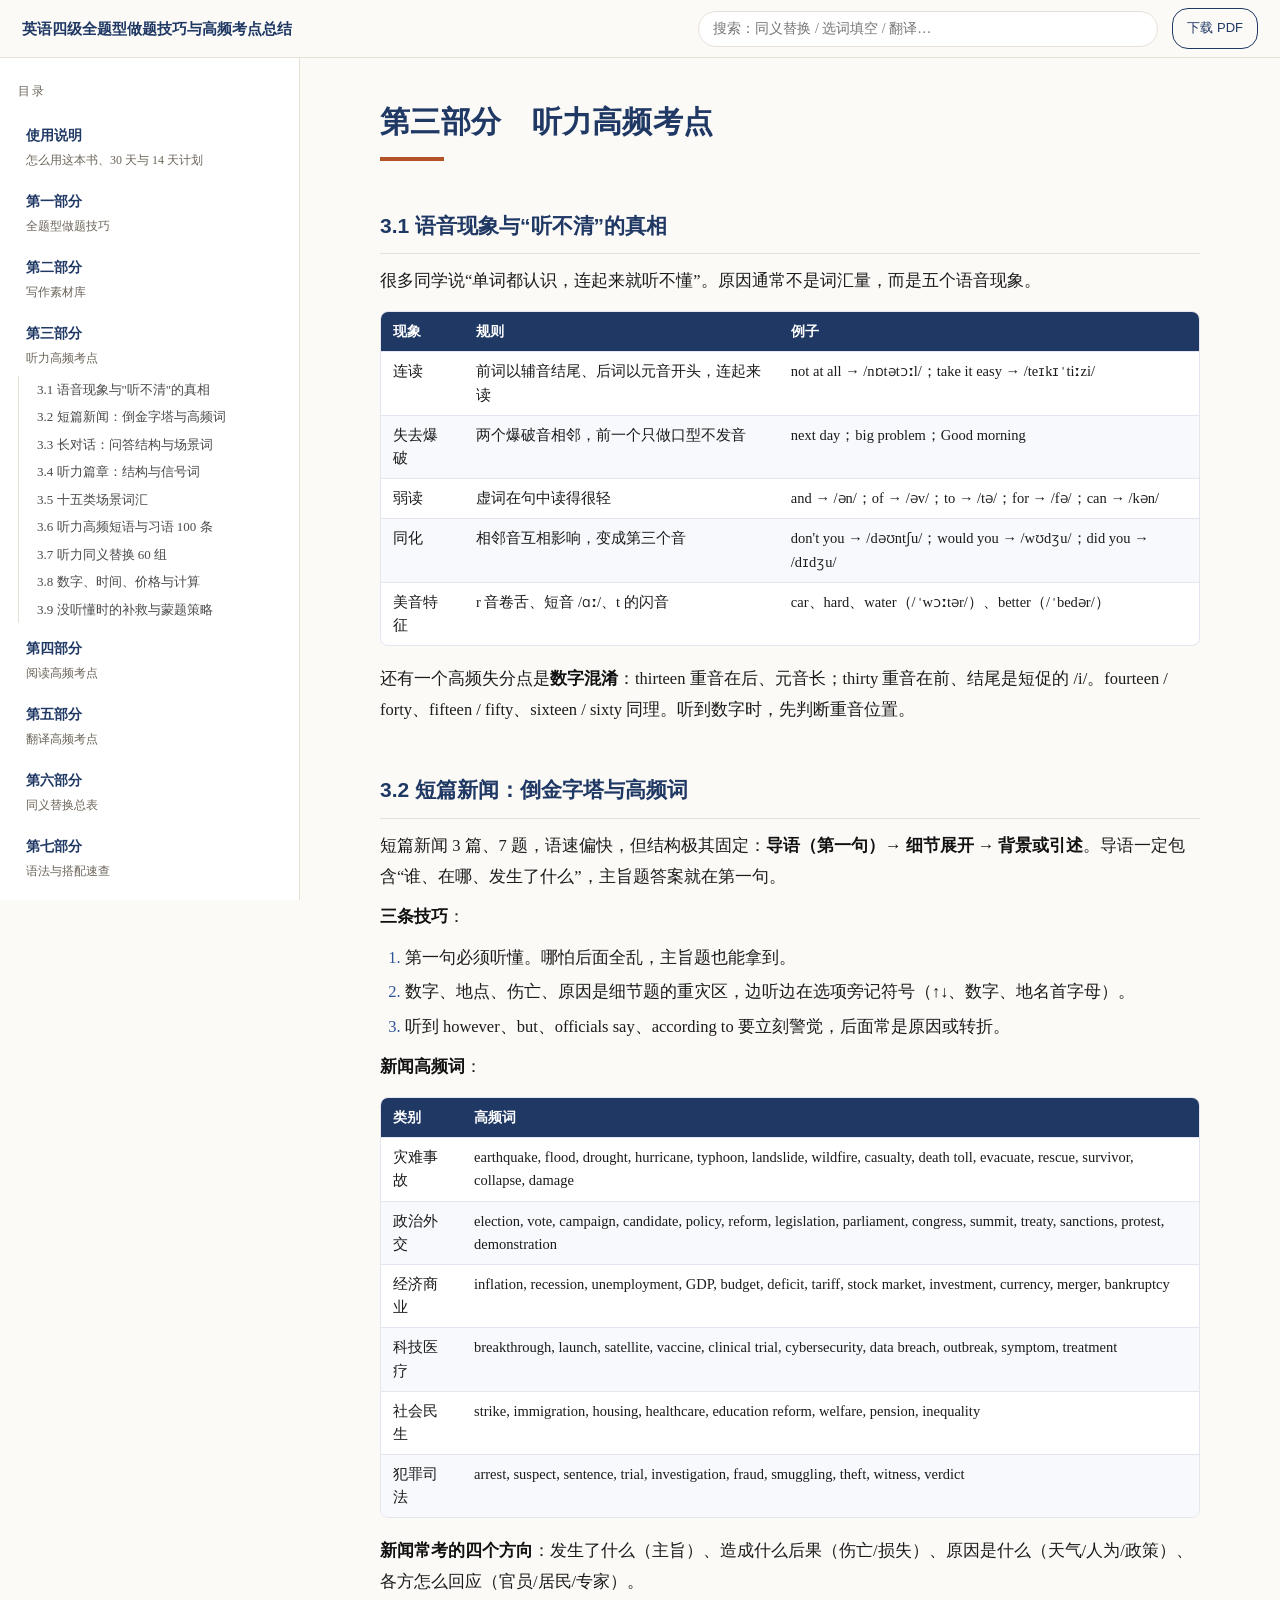
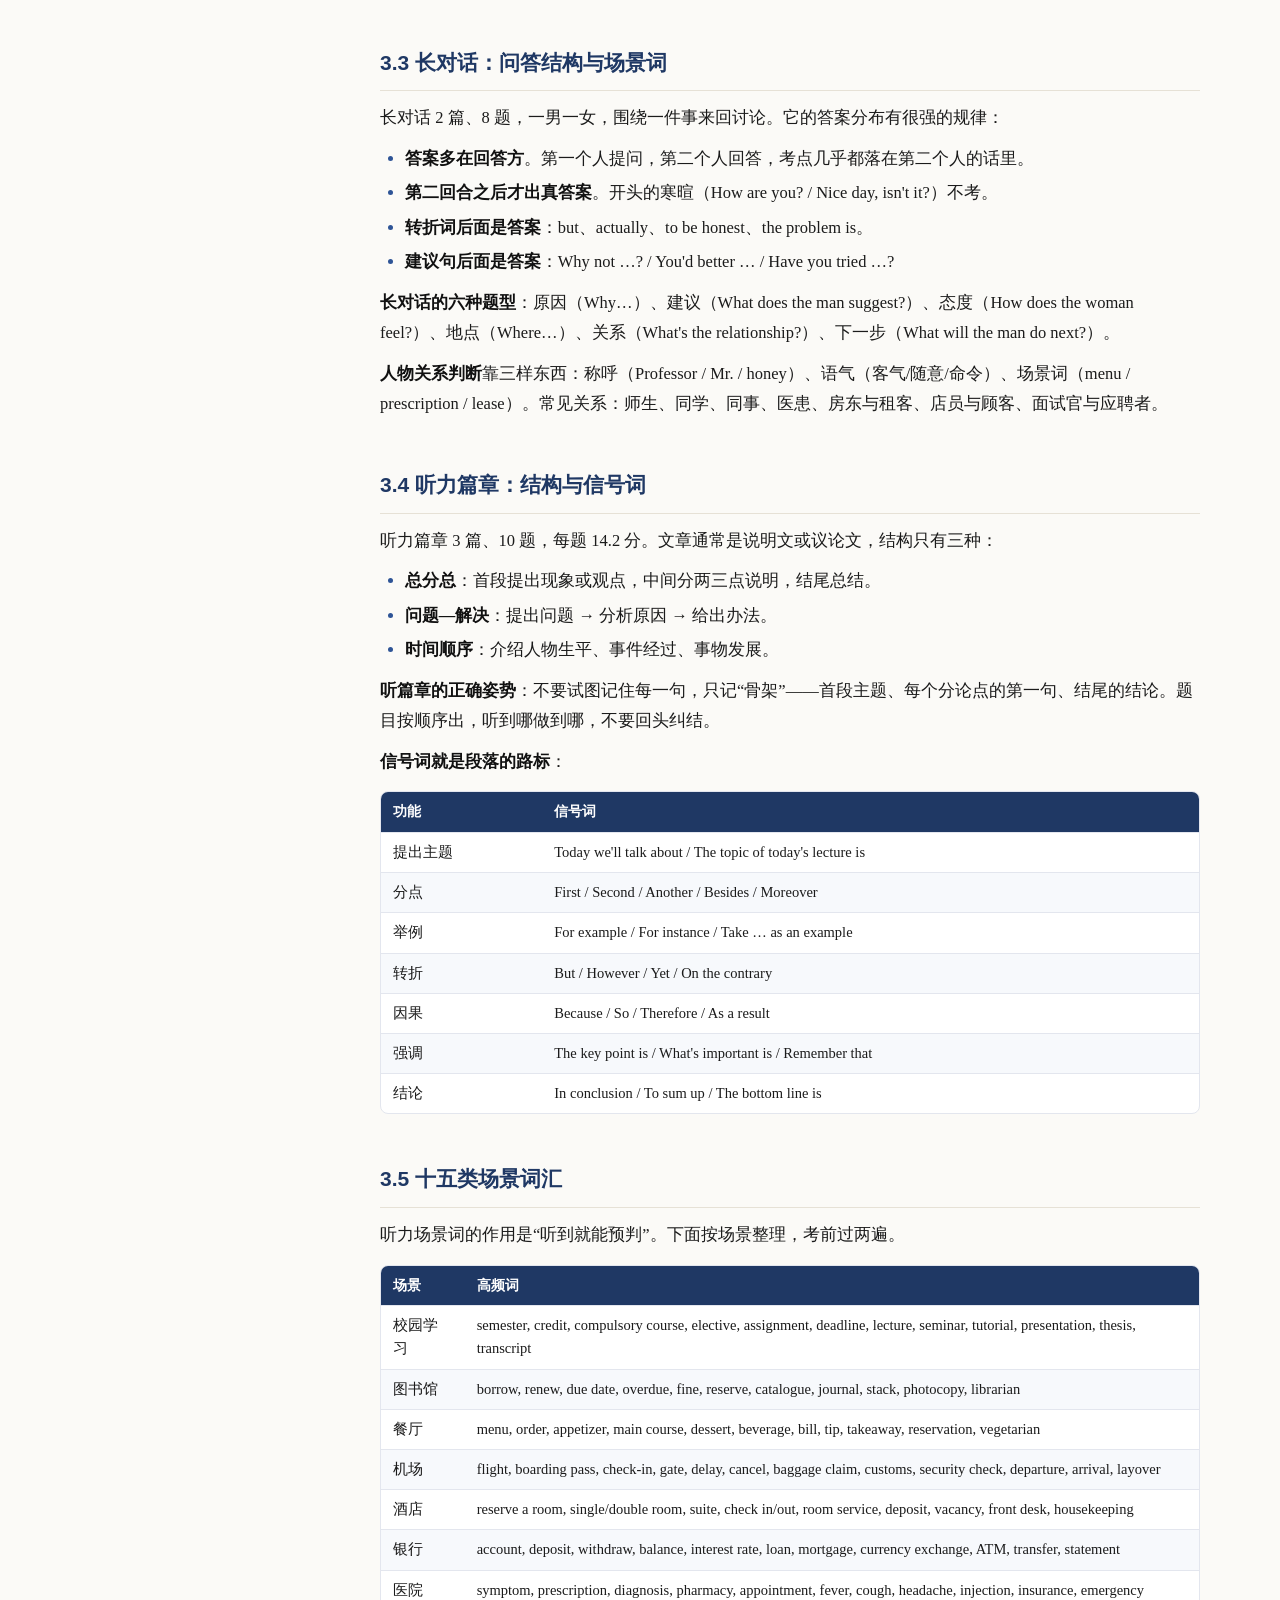
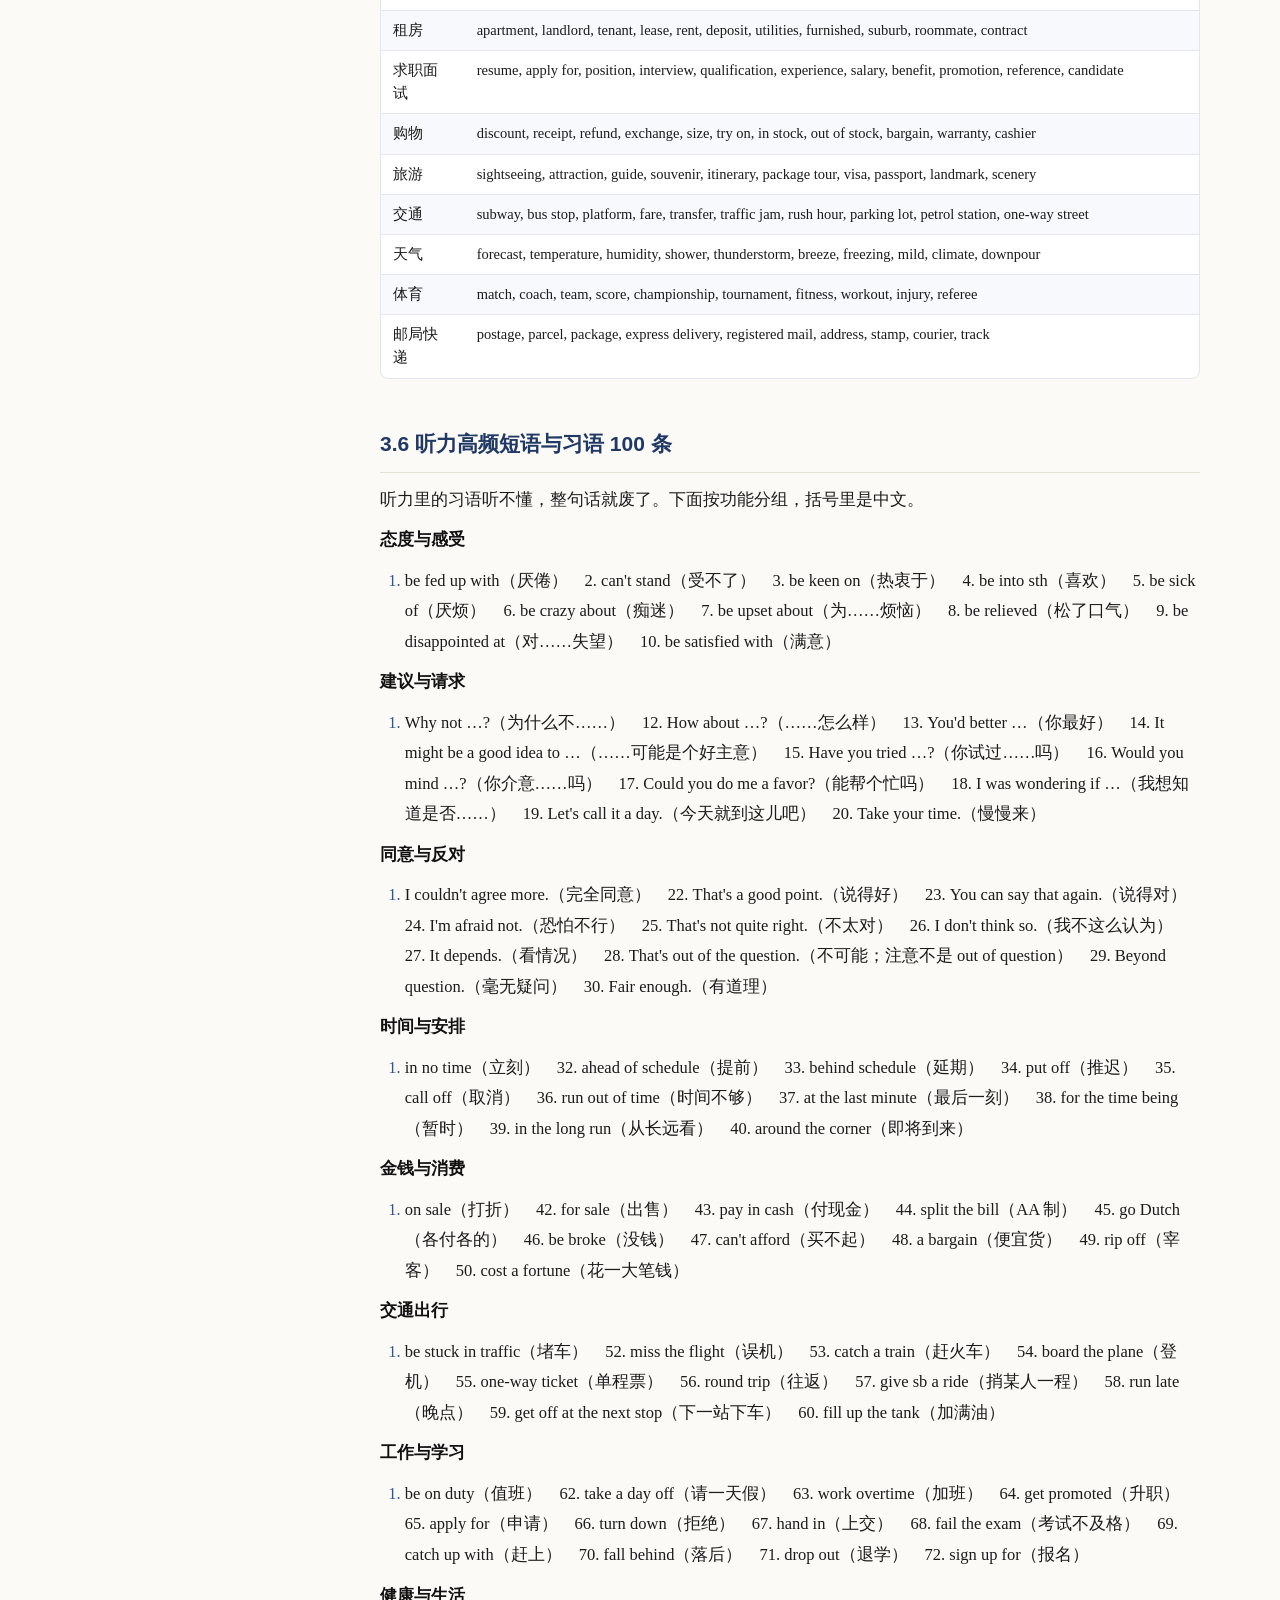
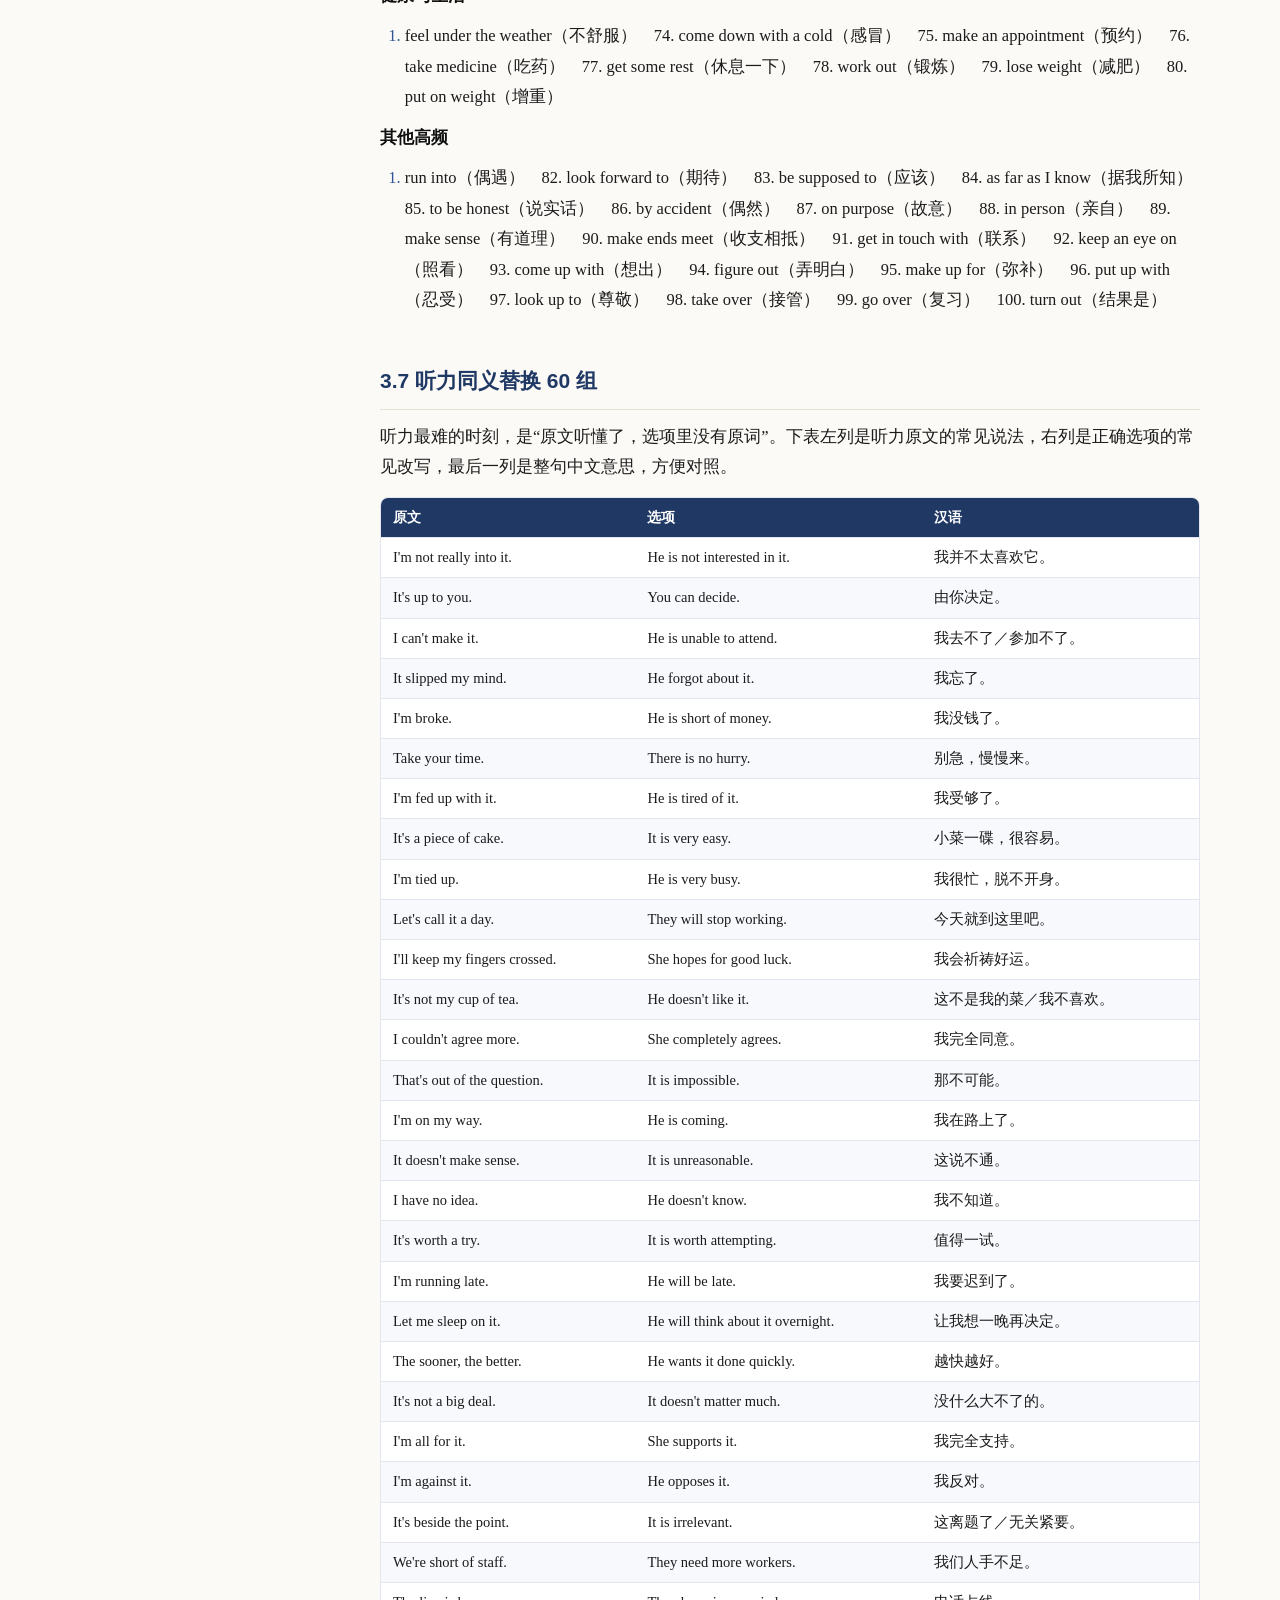
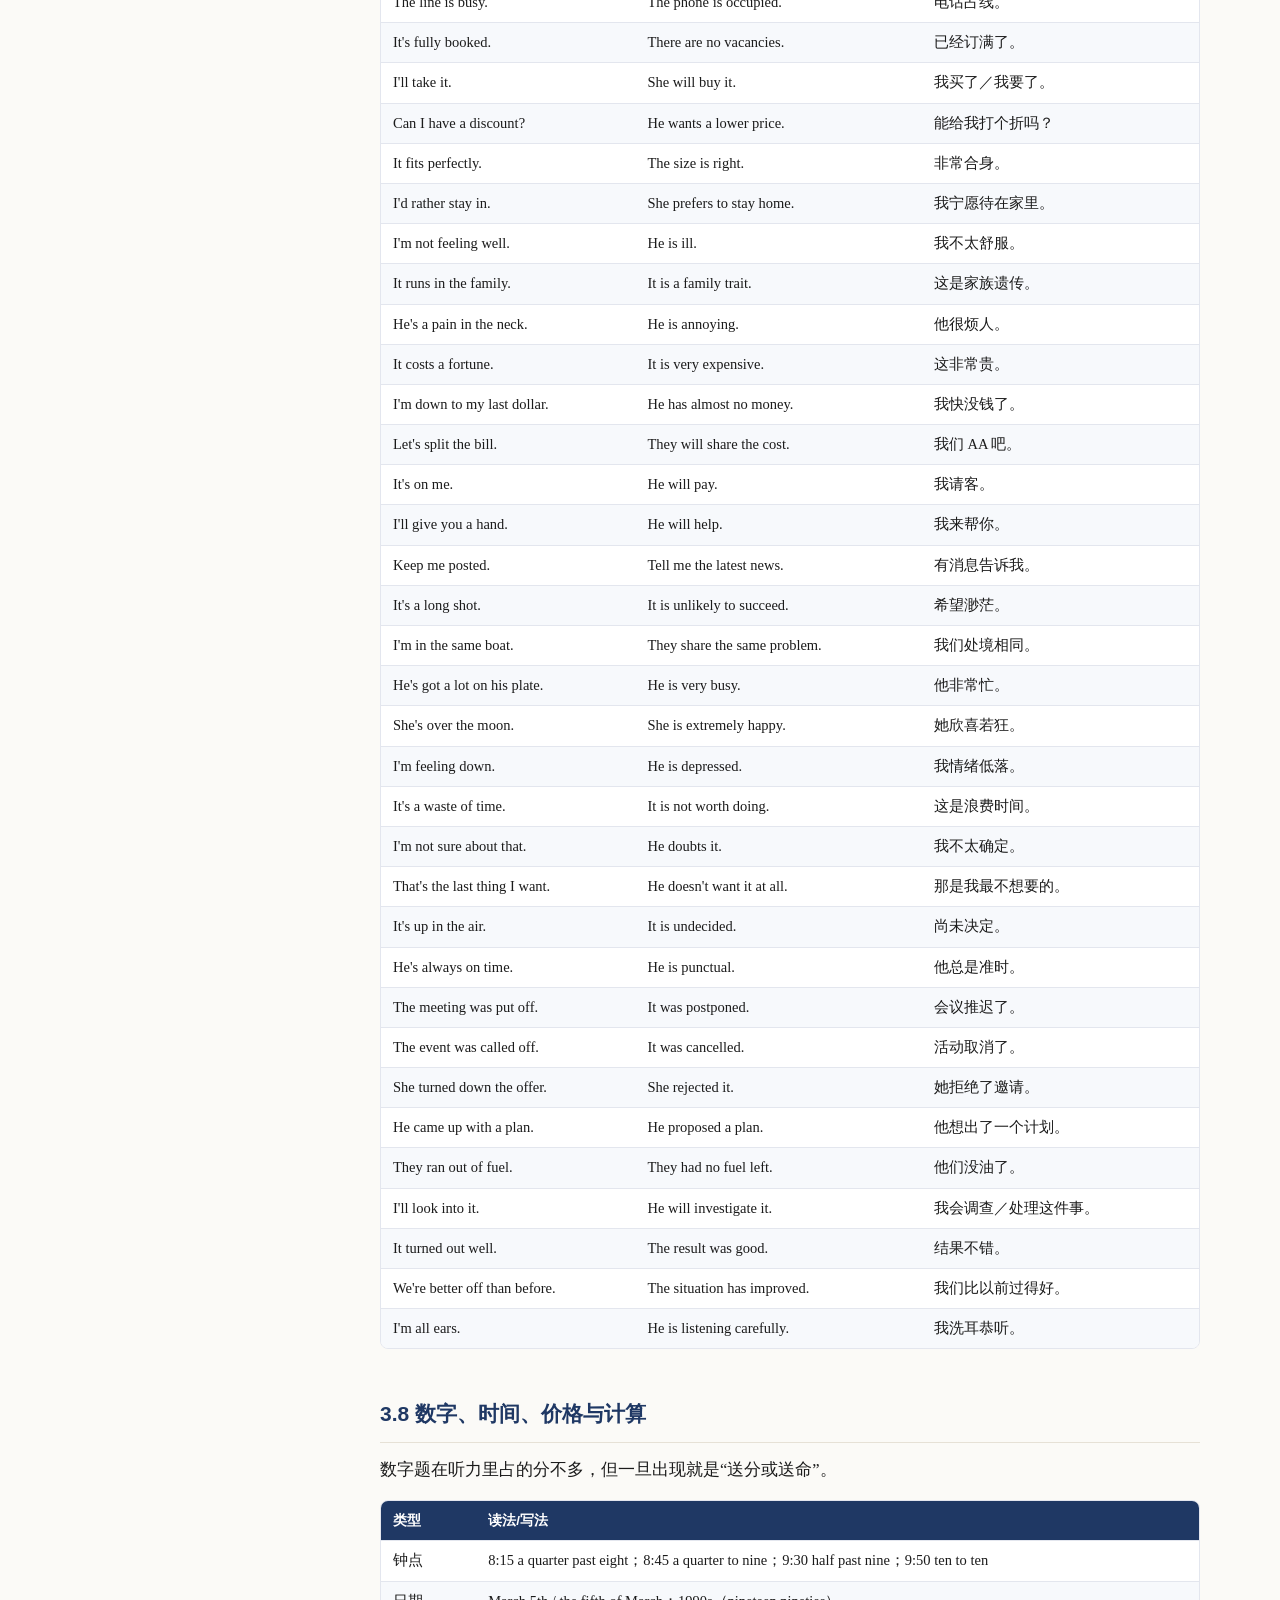
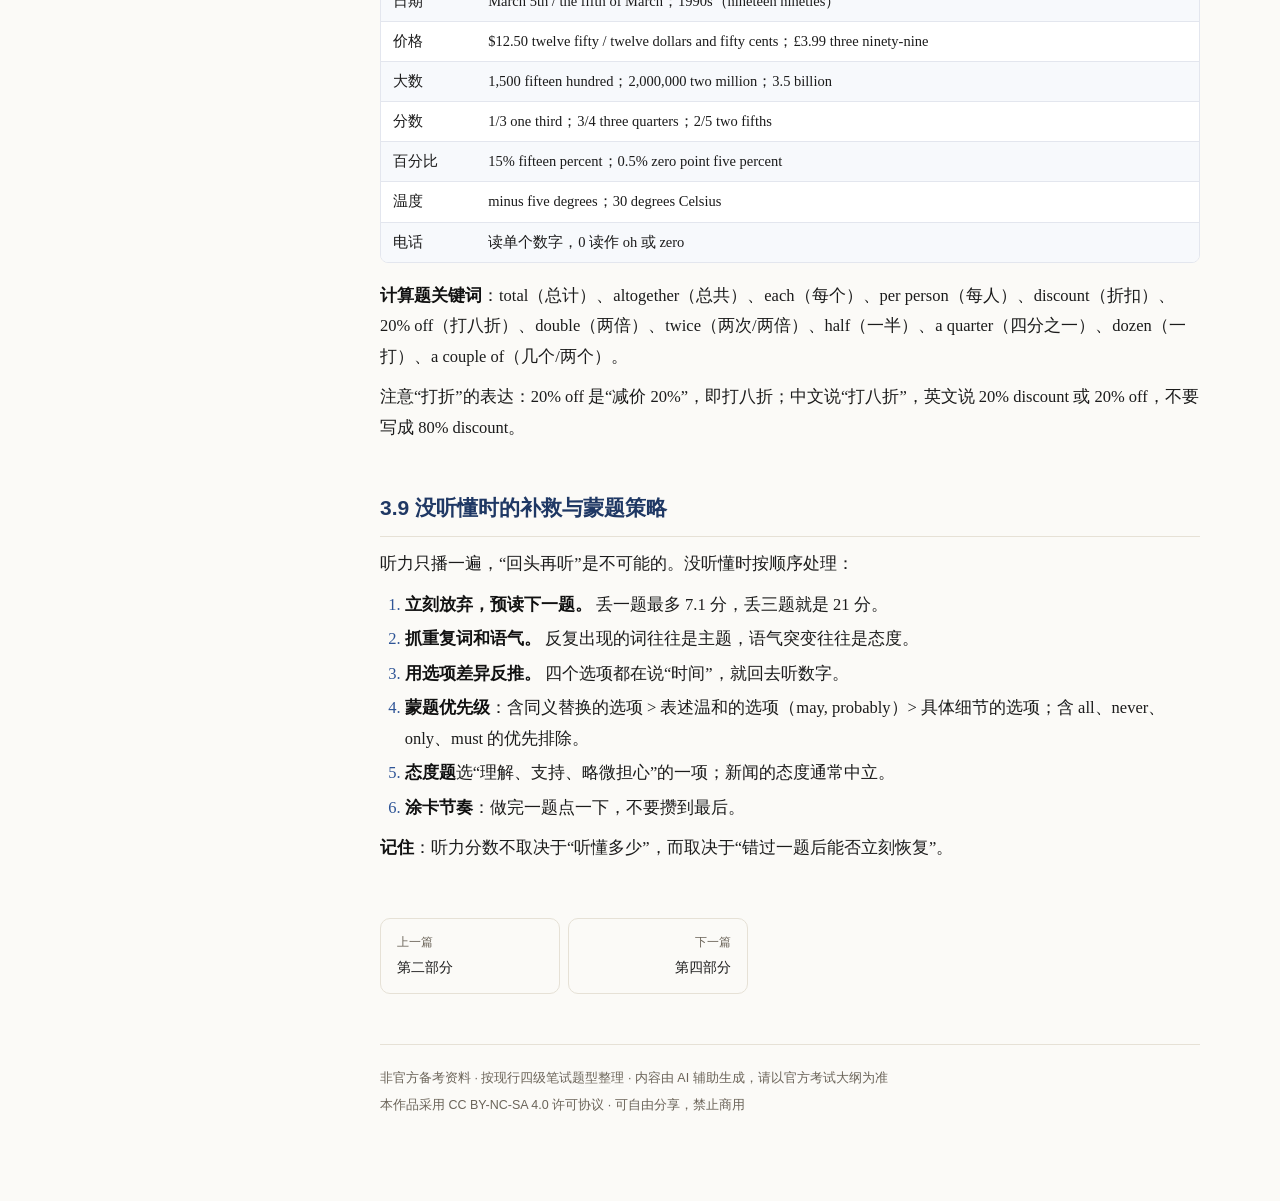
<file: part3.html>
<!doctype html>
<html lang="zh-CN">
<head>
<meta charset="utf-8">
<meta name="viewport" content="width=device-width, initial-scale=1">
<title>第三部分 听力高频考点 · 英语四级全题型做题技巧与高频考点总结</title>
<meta name="description" content="英语四级全题型做题技巧与高频考点总结：写作、听力、阅读、翻译全题型技巧与高频考点。">
<link rel="stylesheet" href="assets/style.css">
</head>
<body data-page="part3">
<div class="progress" id="progress"></div>
<header class="topbar">
  <button class="menu-btn" id="menuBtn" aria-label="目录">☰</button>
  <a class="brand" href="index.html">英语四级全题型做题技巧与高频考点总结</a>
  <div class="search-box">
    <input id="searchInput" type="search" placeholder="搜索：同义替换 / 选词填空 / 翻译…" autocomplete="off">
  </div>
  <a class="dl" href="assets/cet4-guide.pdf" download>下载 PDF</a>
</header>
<div class="layout">
  <aside class="sidebar" id="sidebar">
    <div class="side-title">目录</div>
    <nav><div class="nav-part"><a class="nav-head" href="intro.html"><span class="nav-label">使用说明</span><span class="nav-desc">怎么用这本书、30 天与 14 天计划</span></a><ul class="nav-sections"><li><a href="intro.html#sec-intro-1">这本书怎么用</a></li><li><a href="intro.html#sec-intro-2">全书结构</a></li><li><a href="intro.html#sec-30-90">30 天计划（每天约 90 分钟）</a></li><li><a href="intro.html#sec-14-120">14 天冲刺（每天约 120 分钟）</a></li><li><a href="intro.html#sec-intro-5">三个本子</a></li><li><a href="intro.html#sec-intro-6">一条最重要的建议</a></li></ul></div><div class="nav-part"><a class="nav-head" href="part1.html"><span class="nav-label">第一部分</span><span class="nav-desc">全题型做题技巧</span></a><ul class="nav-sections"><li><a href="part1.html#sec-1-1">1.1 先看全局：四级考什么、怎么算分</a></li><li><a href="part1.html#sec-1-2">1.2 考场流程与时间分配</a></li><li><a href="part1.html#sec-1-3">1.3 通用底层方法：预读、定位、同义替换、排除</a></li><li><a href="part1.html#sec-1-4-30-12">1.4 写作：30 分钟拿稳 12 分档</a></li><li><a href="part1.html#sec-1-5">1.5 听力：预读、信号词与"所听即所得"的边界</a></li><li><a href="part1.html#sec-1-6">1.6 选词填空：先定词性，再定词义</a></li><li><a href="part1.html#sec-1-7">1.7 长篇阅读：关键词定位与同义改写</a></li><li><a href="part1.html#sec-1-8">1.8 仔细阅读：题干定位、同义替换与干扰项</a></li><li><a href="part1.html#sec-1-9">1.9 翻译：拆句、主干、再装修</a></li><li><a href="part1.html#sec-1-10">1.10 不同目标的分数策略</a></li></ul></div><div class="nav-part"><a class="nav-head" href="part2.html"><span class="nav-label">第二部分</span><span class="nav-desc">写作素材库</span></a><ul class="nav-sections"><li><a href="part2.html#sec-2-1">2.1 评分标准与阅卷逻辑</a></li><li><a href="part2.html#sec-2-2">2.2 六类作文的万能框架</a></li><li><a href="part2.html#sec-2-3-20">2.3 开头段 20 句</a></li><li><a href="part2.html#sec-2-4">2.4 主体段：六类功能句</a></li><li><a href="part2.html#sec-2-5-15">2.5 结尾段 15 句</a></li><li><a href="part2.html#sec-2-6-30">2.6 高分语法结构 30 个</a></li><li><a href="part2.html#sec-2-7">2.7 按话题的常用短语与词伙</a></li><li><a href="part2.html#sec-2-8">2.8 过渡词与常用副词</a></li><li><a href="part2.html#sec-2-9">2.9 可引用的名言与数据表达</a></li><li><a href="part2.html#sec-2-10">2.10 高分替换词表</a></li><li><a href="part2.html#sec-2-11">2.11 十个高频话题的观点库</a></li><li><a href="part2.html#sec-2-12">2.12 四篇范文与点评</a></li><li><a href="part2.html#sec-2-13-30">2.13 中式英语 30 例（错 → 对）</a></li></ul></div><div class="nav-part active"><a class="nav-head" href="part3.html"><span class="nav-label">第三部分</span><span class="nav-desc">听力高频考点</span></a><ul class="nav-sections"><li><a href="part3.html#sec-3-1">3.1 语音现象与"听不清"的真相</a></li><li><a href="part3.html#sec-3-2">3.2 短篇新闻：倒金字塔与高频词</a></li><li><a href="part3.html#sec-3-3">3.3 长对话：问答结构与场景词</a></li><li><a href="part3.html#sec-3-4">3.4 听力篇章：结构与信号词</a></li><li><a href="part3.html#sec-3-5">3.5 十五类场景词汇</a></li><li><a href="part3.html#sec-3-6-100">3.6 听力高频短语与习语 100 条</a></li><li><a href="part3.html#sec-3-7-60">3.7 听力同义替换 60 组</a></li><li><a href="part3.html#sec-3-8">3.8 数字、时间、价格与计算</a></li><li><a href="part3.html#sec-3-9">3.9 没听懂时的补救与蒙题策略</a></li></ul></div><div class="nav-part"><a class="nav-head" href="part4.html"><span class="nav-label">第四部分</span><span class="nav-desc">阅读高频考点</span></a><ul class="nav-sections"><li><a href="part4.html#sec-4-1">4.1 选词填空：语法判定十则</a></li><li><a href="part4.html#sec-4-2">4.2 选词填空高频词表</a></li><li><a href="part4.html#sec-4-3">4.3 长篇阅读：定位词与同义改写</a></li><li><a href="part4.html#sec-4-4">4.4 仔细阅读：六类题型与五种干扰项</a></li><li><a href="part4.html#sec-4-5-20">4.5 长难句拆解 20 例</a></li><li><a href="part4.html#sec-4-6-120">4.6 阅读同义词 120 组</a></li><li><a href="part4.html#sec-4-7-60">4.7 同义短语 60 组</a></li><li><a href="part4.html#sec-4-8-71">4.8 高频短语动词 71 个</a></li><li><a href="part4.html#sec-4-9-36">4.9 易混词辨析 36 组</a></li></ul></div><div class="nav-part"><a class="nav-head" href="part5.html"><span class="nav-label">第五部分</span><span class="nav-desc">翻译高频考点</span></a><ul class="nav-sections"><li><a href="part5.html#sec-5-1">5.1 评分标准与四步翻译法</a></li><li><a href="part5.html#sec-5-2">5.2 常考话题与命题规律</a></li><li><a href="part5.html#sec-5-3-180">5.3 中国文化与国情词汇 180 个</a></li><li><a href="part5.html#sec-5-4-50">5.4 中国特色表达与成语 50 个</a></li><li><a href="part5.html#sec-5-5-41">5.5 翻译常用句式 41 个</a></li><li><a href="part5.html#sec-5-6-80">5.6 翻译高频短语 80 个</a></li><li><a href="part5.html#sec-5-7-20">5.7 常见错误 20 例</a></li><li><a href="part5.html#sec-5-8">5.8 五段翻译练习与参考译文</a></li></ul></div><div class="nav-part"><a class="nav-head" href="part6.html"><span class="nav-label">第六部分</span><span class="nav-desc">同义替换总表</span></a><ul class="nav-sections"><li><a href="part6.html#sec-6-1-62">6.1 动词同义替换 62 组</a></li><li><a href="part6.html#sec-6-2-40">6.2 名词同义替换 40 组</a></li><li><a href="part6.html#sec-6-3-50">6.3 形容词与副词同义替换 50 组</a></li><li><a href="part6.html#sec-6-4-40">6.4 句式级同义替换 40 组</a></li><li><a href="part6.html#sec-6-5-44">6.5 熟词僻义 44 个</a></li><li><a href="part6.html#sec-6-6">6.6 常见前缀、后缀与构词</a></li></ul></div><div class="nav-part"><a class="nav-head" href="part7.html"><span class="nav-label">第七部分</span><span class="nav-desc">语法与搭配速查</span></a><ul class="nav-sections"><li><a href="part7.html#sec-7-1">7.1 时态与语态</a></li><li><a href="part7.html#sec-7-2">7.2 非谓语动词</a></li><li><a href="part7.html#sec-7-3">7.3 定语从句</a></li><li><a href="part7.html#sec-7-4">7.4 名词性从句</a></li><li><a href="part7.html#sec-7-5">7.5 状语从句</a></li><li><a href="part7.html#sec-7-6">7.6 虚拟语气</a></li><li><a href="part7.html#sec-7-7">7.7 倒装、强调与省略</a></li><li><a href="part7.html#sec-7-8">7.8 主谓一致与比较结构</a></li><li><a href="part7.html#sec-7-9-80">7.9 固定搭配 80 组</a></li></ul></div><div class="nav-part"><a class="nav-head" href="appendix.html"><span class="nav-label">附录</span><span class="nav-desc">考前清单与速查表</span></a><ul class="nav-sections"><li><a href="appendix.html#sec-A-7">A. 考前 7 天清单</a></li><li><a href="appendix.html#sec-B-10">B. 考场 10 条</a></li><li><a href="appendix.html#sec-C-30">C. 高频易错拼写 30 个</a></li><li><a href="appendix.html#sec-D-24">D. 常见不规则动词 24 个</a></li><li><a href="appendix.html#sec-E">E. 最后三句话</a></li></ul></div></nav>
    <div class="side-foot">
      <a href="assets/cet4-guide.docx" download>Word 版</a>
      <a href="https://github.com/1wozhenfule/cet4-guide" target="_blank" rel="noopener">GitHub</a>
    </div>
  </aside>
  <main class="main">
    <article class="article">
      <h1>第三部分　听力高频考点</h1>
<h2 id="sec-3-1">3.1 语音现象与“听不清”的真相<a class="anchor" href="#sec-3-1" aria-label="链接">#</a></h2>
<p>很多同学说“单词都认识，连起来就听不懂”。原因通常不是词汇量，而是五个语音现象。</p>
<div class="table-wrap"><table><thead><tr><th>现象</th><th>规则</th><th>例子</th></tr></thead><tbody><tr><td>连读</td><td>前词以辅音结尾、后词以元音开头，连起来读</td><td>not at all → /nɒtətɔːl/；take it easy → /teɪkɪˈtiːzi/</td></tr><tr><td>失去爆破</td><td>两个爆破音相邻，前一个只做口型不发音</td><td>next day；big problem；Good morning</td></tr><tr><td>弱读</td><td>虚词在句中读得很轻</td><td>and → /ən/；of → /əv/；to → /tə/；for → /fə/；can → /kən/</td></tr><tr><td>同化</td><td>相邻音互相影响，变成第三个音</td><td>don't you → /dəʊntʃu/；would you → /wʊdʒu/；did you → /dɪdʒu/</td></tr><tr><td>美音特征</td><td>r 音卷舌、短音 /ɑː/、t 的闪音</td><td>car、hard、water（/ˈwɔːtər/）、better（/ˈbedər/）</td></tr></tbody></table></div>
<p>还有一个高频失分点是<strong>数字混淆</strong>：thirteen 重音在后、元音长；thirty 重音在前、结尾是短促的 /i/。fourteen / forty、fifteen / fifty、sixteen / sixty 同理。听到数字时，先判断重音位置。</p>
<h2 id="sec-3-2">3.2 短篇新闻：倒金字塔与高频词<a class="anchor" href="#sec-3-2" aria-label="链接">#</a></h2>
<p>短篇新闻 3 篇、7 题，语速偏快，但结构极其固定：<strong>导语（第一句）→ 细节展开 → 背景或引述</strong>。导语一定包含“谁、在哪、发生了什么”，主旨题答案就在第一句。</p>
<p><strong>三条技巧</strong>：</p>
<ol><li>第一句必须听懂。哪怕后面全乱，主旨题也能拿到。</li><li>数字、地点、伤亡、原因是细节题的重灾区，边听边在选项旁记符号（↑↓、数字、地名首字母）。</li><li>听到 however、but、officials say、according to 要立刻警觉，后面常是原因或转折。</li></ol>
<p><strong>新闻高频词</strong>：</p>
<div class="table-wrap"><table><thead><tr><th>类别</th><th>高频词</th></tr></thead><tbody><tr><td>灾难事故</td><td>earthquake, flood, drought, hurricane, typhoon, landslide, wildfire, casualty, death toll, evacuate, rescue, survivor, collapse, damage</td></tr><tr><td>政治外交</td><td>election, vote, campaign, candidate, policy, reform, legislation, parliament, congress, summit, treaty, sanctions, protest, demonstration</td></tr><tr><td>经济商业</td><td>inflation, recession, unemployment, GDP, budget, deficit, tariff, stock market, investment, currency, merger, bankruptcy</td></tr><tr><td>科技医疗</td><td>breakthrough, launch, satellite, vaccine, clinical trial, cybersecurity, data breach, outbreak, symptom, treatment</td></tr><tr><td>社会民生</td><td>strike, immigration, housing, healthcare, education reform, welfare, pension, inequality</td></tr><tr><td>犯罪司法</td><td>arrest, suspect, sentence, trial, investigation, fraud, smuggling, theft, witness, verdict</td></tr></tbody></table></div>
<p><strong>新闻常考的四个方向</strong>：发生了什么（主旨）、造成什么后果（伤亡/损失）、原因是什么（天气/人为/政策）、各方怎么回应（官员/居民/专家）。</p>
<h2 id="sec-3-3">3.3 长对话：问答结构与场景词<a class="anchor" href="#sec-3-3" aria-label="链接">#</a></h2>
<p>长对话 2 篇、8 题，一男一女，围绕一件事来回讨论。它的答案分布有很强的规律：</p>
<ul><li><strong>答案多在回答方</strong>。第一个人提问，第二个人回答，考点几乎都落在第二个人的话里。</li><li><strong>第二回合之后才出真答案</strong>。开头的寒暄（How are you? / Nice day, isn't it?）不考。</li><li><strong>转折词后面是答案</strong>：but、actually、to be honest、the problem is。</li><li><strong>建议句后面是答案</strong>：Why not …? / You'd better … / Have you tried …?</li></ul>
<p><strong>长对话的六种题型</strong>：原因（Why…）、建议（What does the man suggest?）、态度（How does the woman feel?）、地点（Where…）、关系（What's the relationship?）、下一步（What will the man do next?）。</p>
<p><strong>人物关系判断</strong>靠三样东西：称呼（Professor / Mr. / honey）、语气（客气/随意/命令）、场景词（menu / prescription / lease）。常见关系：师生、同学、同事、医患、房东与租客、店员与顾客、面试官与应聘者。</p>
<h2 id="sec-3-4">3.4 听力篇章：结构与信号词<a class="anchor" href="#sec-3-4" aria-label="链接">#</a></h2>
<p>听力篇章 3 篇、10 题，每题 14.2 分。文章通常是说明文或议论文，结构只有三种：</p>
<ul><li><strong>总分总</strong>：首段提出现象或观点，中间分两三点说明，结尾总结。</li><li><strong>问题—解决</strong>：提出问题 → 分析原因 → 给出办法。</li><li><strong>时间顺序</strong>：介绍人物生平、事件经过、事物发展。</li></ul>
<p><strong>听篇章的正确姿势</strong>：不要试图记住每一句，只记“骨架”——首段主题、每个分论点的第一句、结尾的结论。题目按顺序出，听到哪做到哪，不要回头纠结。</p>
<p><strong>信号词就是段落的路标</strong>：</p>
<div class="table-wrap"><table><thead><tr><th>功能</th><th>信号词</th></tr></thead><tbody><tr><td>提出主题</td><td>Today we'll talk about / The topic of today's lecture is</td></tr><tr><td>分点</td><td>First / Second / Another / Besides / Moreover</td></tr><tr><td>举例</td><td>For example / For instance / Take … as an example</td></tr><tr><td>转折</td><td>But / However / Yet / On the contrary</td></tr><tr><td>因果</td><td>Because / So / Therefore / As a result</td></tr><tr><td>强调</td><td>The key point is / What's important is / Remember that</td></tr><tr><td>结论</td><td>In conclusion / To sum up / The bottom line is</td></tr></tbody></table></div>
<h2 id="sec-3-5">3.5 十五类场景词汇<a class="anchor" href="#sec-3-5" aria-label="链接">#</a></h2>
<p>听力场景词的作用是“听到就能预判”。下面按场景整理，考前过两遍。</p>
<div class="table-wrap"><table><thead><tr><th>场景</th><th>高频词</th></tr></thead><tbody><tr><td>校园学习</td><td>semester, credit, compulsory course, elective, assignment, deadline, lecture, seminar, tutorial, presentation, thesis, transcript</td></tr><tr><td>图书馆</td><td>borrow, renew, due date, overdue, fine, reserve, catalogue, journal, stack, photocopy, librarian</td></tr><tr><td>餐厅</td><td>menu, order, appetizer, main course, dessert, beverage, bill, tip, takeaway, reservation, vegetarian</td></tr><tr><td>机场</td><td>flight, boarding pass, check-in, gate, delay, cancel, baggage claim, customs, security check, departure, arrival, layover</td></tr><tr><td>酒店</td><td>reserve a room, single/double room, suite, check in/out, room service, deposit, vacancy, front desk, housekeeping</td></tr><tr><td>银行</td><td>account, deposit, withdraw, balance, interest rate, loan, mortgage, currency exchange, ATM, transfer, statement</td></tr><tr><td>医院</td><td>symptom, prescription, diagnosis, pharmacy, appointment, fever, cough, headache, injection, insurance, emergency</td></tr><tr><td>租房</td><td>apartment, landlord, tenant, lease, rent, deposit, utilities, furnished, suburb, roommate, contract</td></tr><tr><td>求职面试</td><td>resume, apply for, position, interview, qualification, experience, salary, benefit, promotion, reference, candidate</td></tr><tr><td>购物</td><td>discount, receipt, refund, exchange, size, try on, in stock, out of stock, bargain, warranty, cashier</td></tr><tr><td>旅游</td><td>sightseeing, attraction, guide, souvenir, itinerary, package tour, visa, passport, landmark, scenery</td></tr><tr><td>交通</td><td>subway, bus stop, platform, fare, transfer, traffic jam, rush hour, parking lot, petrol station, one-way street</td></tr><tr><td>天气</td><td>forecast, temperature, humidity, shower, thunderstorm, breeze, freezing, mild, climate, downpour</td></tr><tr><td>体育</td><td>match, coach, team, score, championship, tournament, fitness, workout, injury, referee</td></tr><tr><td>邮局快递</td><td>postage, parcel, package, express delivery, registered mail, address, stamp, courier, track</td></tr></tbody></table></div>
<h2 id="sec-3-6-100">3.6 听力高频短语与习语 100 条<a class="anchor" href="#sec-3-6-100" aria-label="链接">#</a></h2>
<p>听力里的习语听不懂，整句话就废了。下面按功能分组，括号里是中文。</p>
<p><strong>态度与感受</strong></p>
<ol><li>be fed up with（厌倦）　2. can't stand（受不了）　3. be keen on（热衷于）　4. be into sth（喜欢）　5. be sick of（厌烦）　6. be crazy about（痴迷）　7. be upset about（为……烦恼）　8. be relieved（松了口气）　9. be disappointed at（对……失望）　10. be satisfied with（满意）</li></ol>
<p><strong>建议与请求</strong></p>
<ol><li>Why not …?（为什么不……）　12. How about …?（……怎么样）　13. You'd better …（你最好）　14. It might be a good idea to …（……可能是个好主意）　15. Have you tried …?（你试过……吗）　16. Would you mind …?（你介意……吗）　17. Could you do me a favor?（能帮个忙吗）　18. I was wondering if …（我想知道是否……）　19. Let's call it a day.（今天就到这儿吧）　20. Take your time.（慢慢来）</li></ol>
<p><strong>同意与反对</strong></p>
<ol><li>I couldn't agree more.（完全同意）　22. That's a good point.（说得好）　23. You can say that again.（说得对）　24. I'm afraid not.（恐怕不行）　25. That's not quite right.（不太对）　26. I don't think so.（我不这么认为）　27. It depends.（看情况）　28. That's out of the question.（不可能；注意不是 out of question）　29. Beyond question.（毫无疑问）　30. Fair enough.（有道理）</li></ol>
<p><strong>时间与安排</strong></p>
<ol><li>in no time（立刻）　32. ahead of schedule（提前）　33. behind schedule（延期）　34. put off（推迟）　35. call off（取消）　36. run out of time（时间不够）　37. at the last minute（最后一刻）　38. for the time being（暂时）　39. in the long run（从长远看）　40. around the corner（即将到来）</li></ol>
<p><strong>金钱与消费</strong></p>
<ol><li>on sale（打折）　42. for sale（出售）　43. pay in cash（付现金）　44. split the bill（AA 制）　45. go Dutch（各付各的）　46. be broke（没钱）　47. can't afford（买不起）　48. a bargain（便宜货）　49. rip off（宰客）　50. cost a fortune（花一大笔钱）</li></ol>
<p><strong>交通出行</strong></p>
<ol><li>be stuck in traffic（堵车）　52. miss the flight（误机）　53. catch a train（赶火车）　54. board the plane（登机）　55. one-way ticket（单程票）　56. round trip（往返）　57. give sb a ride（捎某人一程）　58. run late（晚点）　59. get off at the next stop（下一站下车）　60. fill up the tank（加满油）</li></ol>
<p><strong>工作与学习</strong></p>
<ol><li>be on duty（值班）　62. take a day off（请一天假）　63. work overtime（加班）　64. get promoted（升职）　65. apply for（申请）　66. turn down（拒绝）　67. hand in（上交）　68. fail the exam（考试不及格）　69. catch up with（赶上）　70. fall behind（落后）　71. drop out（退学）　72. sign up for（报名）</li></ol>
<p><strong>健康与生活</strong></p>
<ol><li>feel under the weather（不舒服）　74. come down with a cold（感冒）　75. make an appointment（预约）　76. take medicine（吃药）　77. get some rest（休息一下）　78. work out（锻炼）　79. lose weight（减肥）　80. put on weight（增重）</li></ol>
<p><strong>其他高频</strong></p>
<ol><li>run into（偶遇）　82. look forward to（期待）　83. be supposed to（应该）　84. as far as I know（据我所知）　85. to be honest（说实话）　86. by accident（偶然）　87. on purpose（故意）　88. in person（亲自）　89. make sense（有道理）　90. make ends meet（收支相抵）　91. get in touch with（联系）　92. keep an eye on（照看）　93. come up with（想出）　94. figure out（弄明白）　95. make up for（弥补）　96. put up with（忍受）　97. look up to（尊敬）　98. take over（接管）　99. go over（复习）　100. turn out（结果是）</li></ol>
<h2 id="sec-3-7-60">3.7 听力同义替换 60 组<a class="anchor" href="#sec-3-7-60" aria-label="链接">#</a></h2>
<p>听力最难的时刻，是“原文听懂了，选项里没有原词”。下表左列是听力原文的常见说法，右列是正确选项的常见改写，最后一列是整句中文意思，方便对照。</p>
<div class="table-wrap"><table><thead><tr><th>原文</th><th>选项</th><th>汉语</th></tr></thead><tbody><tr><td>I'm not really into it.</td><td>He is not interested in it.</td><td>我并不太喜欢它。</td></tr><tr><td>It's up to you.</td><td>You can decide.</td><td>由你决定。</td></tr><tr><td>I can't make it.</td><td>He is unable to attend.</td><td>我去不了／参加不了。</td></tr><tr><td>It slipped my mind.</td><td>He forgot about it.</td><td>我忘了。</td></tr><tr><td>I'm broke.</td><td>He is short of money.</td><td>我没钱了。</td></tr><tr><td>Take your time.</td><td>There is no hurry.</td><td>别急，慢慢来。</td></tr><tr><td>I'm fed up with it.</td><td>He is tired of it.</td><td>我受够了。</td></tr><tr><td>It's a piece of cake.</td><td>It is very easy.</td><td>小菜一碟，很容易。</td></tr><tr><td>I'm tied up.</td><td>He is very busy.</td><td>我很忙，脱不开身。</td></tr><tr><td>Let's call it a day.</td><td>They will stop working.</td><td>今天就到这里吧。</td></tr><tr><td>I'll keep my fingers crossed.</td><td>She hopes for good luck.</td><td>我会祈祷好运。</td></tr><tr><td>It's not my cup of tea.</td><td>He doesn't like it.</td><td>这不是我的菜／我不喜欢。</td></tr><tr><td>I couldn't agree more.</td><td>She completely agrees.</td><td>我完全同意。</td></tr><tr><td>That's out of the question.</td><td>It is impossible.</td><td>那不可能。</td></tr><tr><td>I'm on my way.</td><td>He is coming.</td><td>我在路上了。</td></tr><tr><td>It doesn't make sense.</td><td>It is unreasonable.</td><td>这说不通。</td></tr><tr><td>I have no idea.</td><td>He doesn't know.</td><td>我不知道。</td></tr><tr><td>It's worth a try.</td><td>It is worth attempting.</td><td>值得一试。</td></tr><tr><td>I'm running late.</td><td>He will be late.</td><td>我要迟到了。</td></tr><tr><td>Let me sleep on it.</td><td>He will think about it overnight.</td><td>让我想一晚再决定。</td></tr><tr><td>The sooner, the better.</td><td>He wants it done quickly.</td><td>越快越好。</td></tr><tr><td>It's not a big deal.</td><td>It doesn't matter much.</td><td>没什么大不了的。</td></tr><tr><td>I'm all for it.</td><td>She supports it.</td><td>我完全支持。</td></tr><tr><td>I'm against it.</td><td>He opposes it.</td><td>我反对。</td></tr><tr><td>It's beside the point.</td><td>It is irrelevant.</td><td>这离题了／无关紧要。</td></tr><tr><td>We're short of staff.</td><td>They need more workers.</td><td>我们人手不足。</td></tr><tr><td>The line is busy.</td><td>The phone is occupied.</td><td>电话占线。</td></tr><tr><td>It's fully booked.</td><td>There are no vacancies.</td><td>已经订满了。</td></tr><tr><td>I'll take it.</td><td>She will buy it.</td><td>我买了／我要了。</td></tr><tr><td>Can I have a discount?</td><td>He wants a lower price.</td><td>能给我打个折吗？</td></tr><tr><td>It fits perfectly.</td><td>The size is right.</td><td>非常合身。</td></tr><tr><td>I'd rather stay in.</td><td>She prefers to stay home.</td><td>我宁愿待在家里。</td></tr><tr><td>I'm not feeling well.</td><td>He is ill.</td><td>我不太舒服。</td></tr><tr><td>It runs in the family.</td><td>It is a family trait.</td><td>这是家族遗传。</td></tr><tr><td>He's a pain in the neck.</td><td>He is annoying.</td><td>他很烦人。</td></tr><tr><td>It costs a fortune.</td><td>It is very expensive.</td><td>这非常贵。</td></tr><tr><td>I'm down to my last dollar.</td><td>He has almost no money.</td><td>我快没钱了。</td></tr><tr><td>Let's split the bill.</td><td>They will share the cost.</td><td>我们 AA 吧。</td></tr><tr><td>It's on me.</td><td>He will pay.</td><td>我请客。</td></tr><tr><td>I'll give you a hand.</td><td>He will help.</td><td>我来帮你。</td></tr><tr><td>Keep me posted.</td><td>Tell me the latest news.</td><td>有消息告诉我。</td></tr><tr><td>It's a long shot.</td><td>It is unlikely to succeed.</td><td>希望渺茫。</td></tr><tr><td>I'm in the same boat.</td><td>They share the same problem.</td><td>我们处境相同。</td></tr><tr><td>He's got a lot on his plate.</td><td>He is very busy.</td><td>他非常忙。</td></tr><tr><td>She's over the moon.</td><td>She is extremely happy.</td><td>她欣喜若狂。</td></tr><tr><td>I'm feeling down.</td><td>He is depressed.</td><td>我情绪低落。</td></tr><tr><td>It's a waste of time.</td><td>It is not worth doing.</td><td>这是浪费时间。</td></tr><tr><td>I'm not sure about that.</td><td>He doubts it.</td><td>我不太确定。</td></tr><tr><td>That's the last thing I want.</td><td>He doesn't want it at all.</td><td>那是我最不想要的。</td></tr><tr><td>It's up in the air.</td><td>It is undecided.</td><td>尚未决定。</td></tr><tr><td>He's always on time.</td><td>He is punctual.</td><td>他总是准时。</td></tr><tr><td>The meeting was put off.</td><td>It was postponed.</td><td>会议推迟了。</td></tr><tr><td>The event was called off.</td><td>It was cancelled.</td><td>活动取消了。</td></tr><tr><td>She turned down the offer.</td><td>She rejected it.</td><td>她拒绝了邀请。</td></tr><tr><td>He came up with a plan.</td><td>He proposed a plan.</td><td>他想出了一个计划。</td></tr><tr><td>They ran out of fuel.</td><td>They had no fuel left.</td><td>他们没油了。</td></tr><tr><td>I'll look into it.</td><td>He will investigate it.</td><td>我会调查／处理这件事。</td></tr><tr><td>It turned out well.</td><td>The result was good.</td><td>结果不错。</td></tr><tr><td>We're better off than before.</td><td>The situation has improved.</td><td>我们比以前过得好。</td></tr><tr><td>I'm all ears.</td><td>He is listening carefully.</td><td>我洗耳恭听。</td></tr></tbody></table></div>
<h2 id="sec-3-8">3.8 数字、时间、价格与计算<a class="anchor" href="#sec-3-8" aria-label="链接">#</a></h2>
<p>数字题在听力里占的分不多，但一旦出现就是“送分或送命”。</p>
<div class="table-wrap"><table><thead><tr><th>类型</th><th>读法/写法</th></tr></thead><tbody><tr><td>钟点</td><td>8:15 a quarter past eight；8:45 a quarter to nine；9:30 half past nine；9:50 ten to ten</td></tr><tr><td>日期</td><td>March 5th / the fifth of March；1990s（nineteen nineties）</td></tr><tr><td>价格</td><td>$12.50 twelve fifty / twelve dollars and fifty cents；£3.99 three ninety-nine</td></tr><tr><td>大数</td><td>1,500 fifteen hundred；2,000,000 two million；3.5 billion</td></tr><tr><td>分数</td><td>1/3 one third；3/4 three quarters；2/5 two fifths</td></tr><tr><td>百分比</td><td>15% fifteen percent；0.5% zero point five percent</td></tr><tr><td>温度</td><td>minus five degrees；30 degrees Celsius</td></tr><tr><td>电话</td><td>读单个数字，0 读作 oh 或 zero</td></tr></tbody></table></div>
<p><strong>计算题关键词</strong>：total（总计）、altogether（总共）、each（每个）、per person（每人）、discount（折扣）、20% off（打八折）、double（两倍）、twice（两次/两倍）、half（一半）、a quarter（四分之一）、dozen（一打）、a couple of（几个/两个）。</p>
<p>注意“打折”的表达：20% off 是“减价 20%”，即打八折；中文说“打八折”，英文说 20% discount 或 20% off，不要写成 80% discount。</p>
<h2 id="sec-3-9">3.9 没听懂时的补救与蒙题策略<a class="anchor" href="#sec-3-9" aria-label="链接">#</a></h2>
<p>听力只播一遍，“回头再听”是不可能的。没听懂时按顺序处理：</p>
<ol><li><strong>立刻放弃，预读下一题。</strong> 丢一题最多 7.1 分，丢三题就是 21 分。</li><li><strong>抓重复词和语气。</strong> 反复出现的词往往是主题，语气突变往往是态度。</li><li><strong>用选项差异反推。</strong> 四个选项都在说“时间”，就回去听数字。</li><li><strong>蒙题优先级</strong>：含同义替换的选项 &gt; 表述温和的选项（may, probably）&gt; 具体细节的选项；含 all、never、only、must 的优先排除。</li><li><strong>态度题</strong>选“理解、支持、略微担心”的一项；新闻的态度通常中立。</li><li><strong>涂卡节奏</strong>：做完一题点一下，不要攒到最后。</li></ol>
<p><strong>记住</strong>：听力分数不取决于“听懂多少”，而取决于“错过一题后能否立刻恢复”。</p>
      <a class="pager prev" href="part2.html"><span>上一篇</span>第二部分</a><a class="pager next" href="part4.html"><span>下一篇</span>第四部分</a>
    </article>
    <footer class="foot">
      <p>非官方备考资料 · 按现行四级笔试题型整理 · 内容由 AI 辅助生成，请以官方考试大纲为准</p>
      <p>本作品采用 CC BY-NC-SA 4.0 许可协议 · 可自由分享，禁止商用</p>
    </footer>
  </main>
</div>
<div class="search-panel" id="searchPanel" hidden>
  <div class="search-head">搜索结果 <button id="searchClose">关闭</button></div>
  <div id="searchResults"></div>
</div>
<div class="mask" id="mask"></div>
<script>window.__SEARCH__ = "search.json";</script>
<script src="assets/app.js"></script>
</body>
</html>
</file>
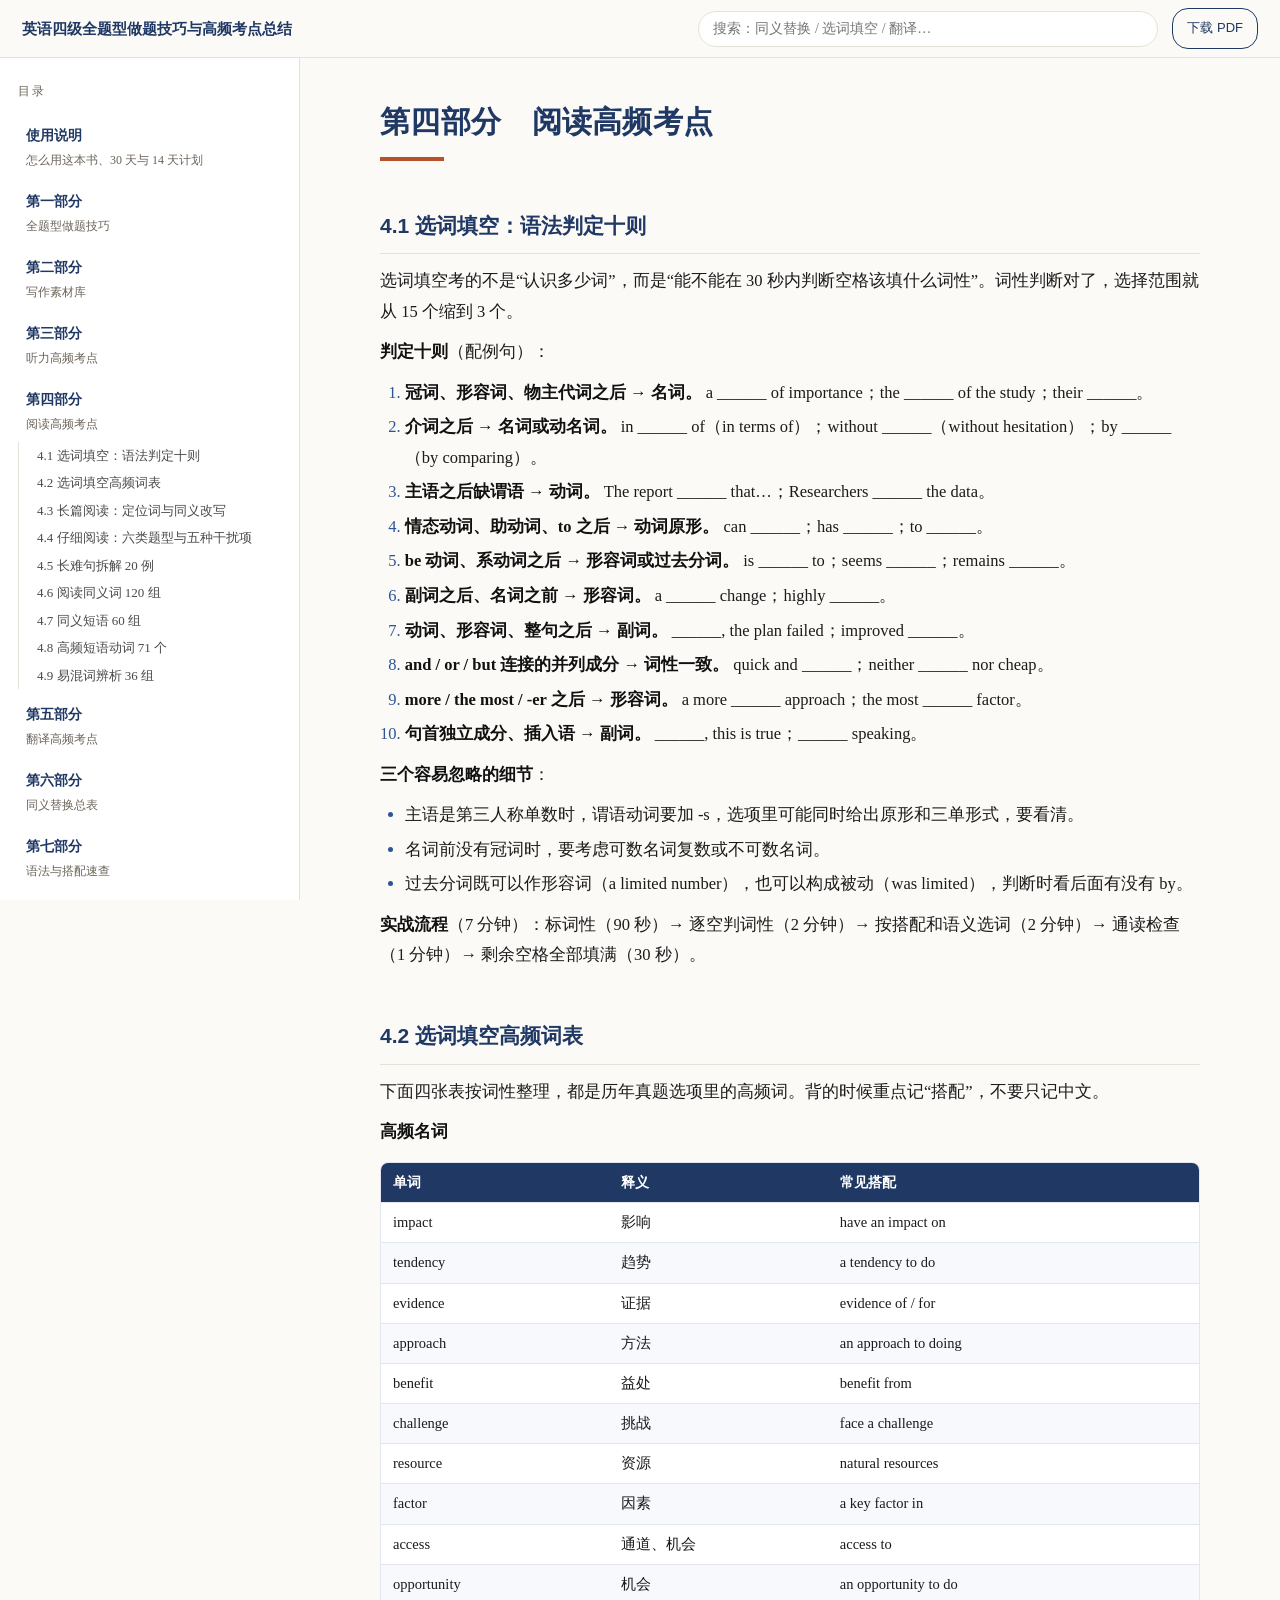
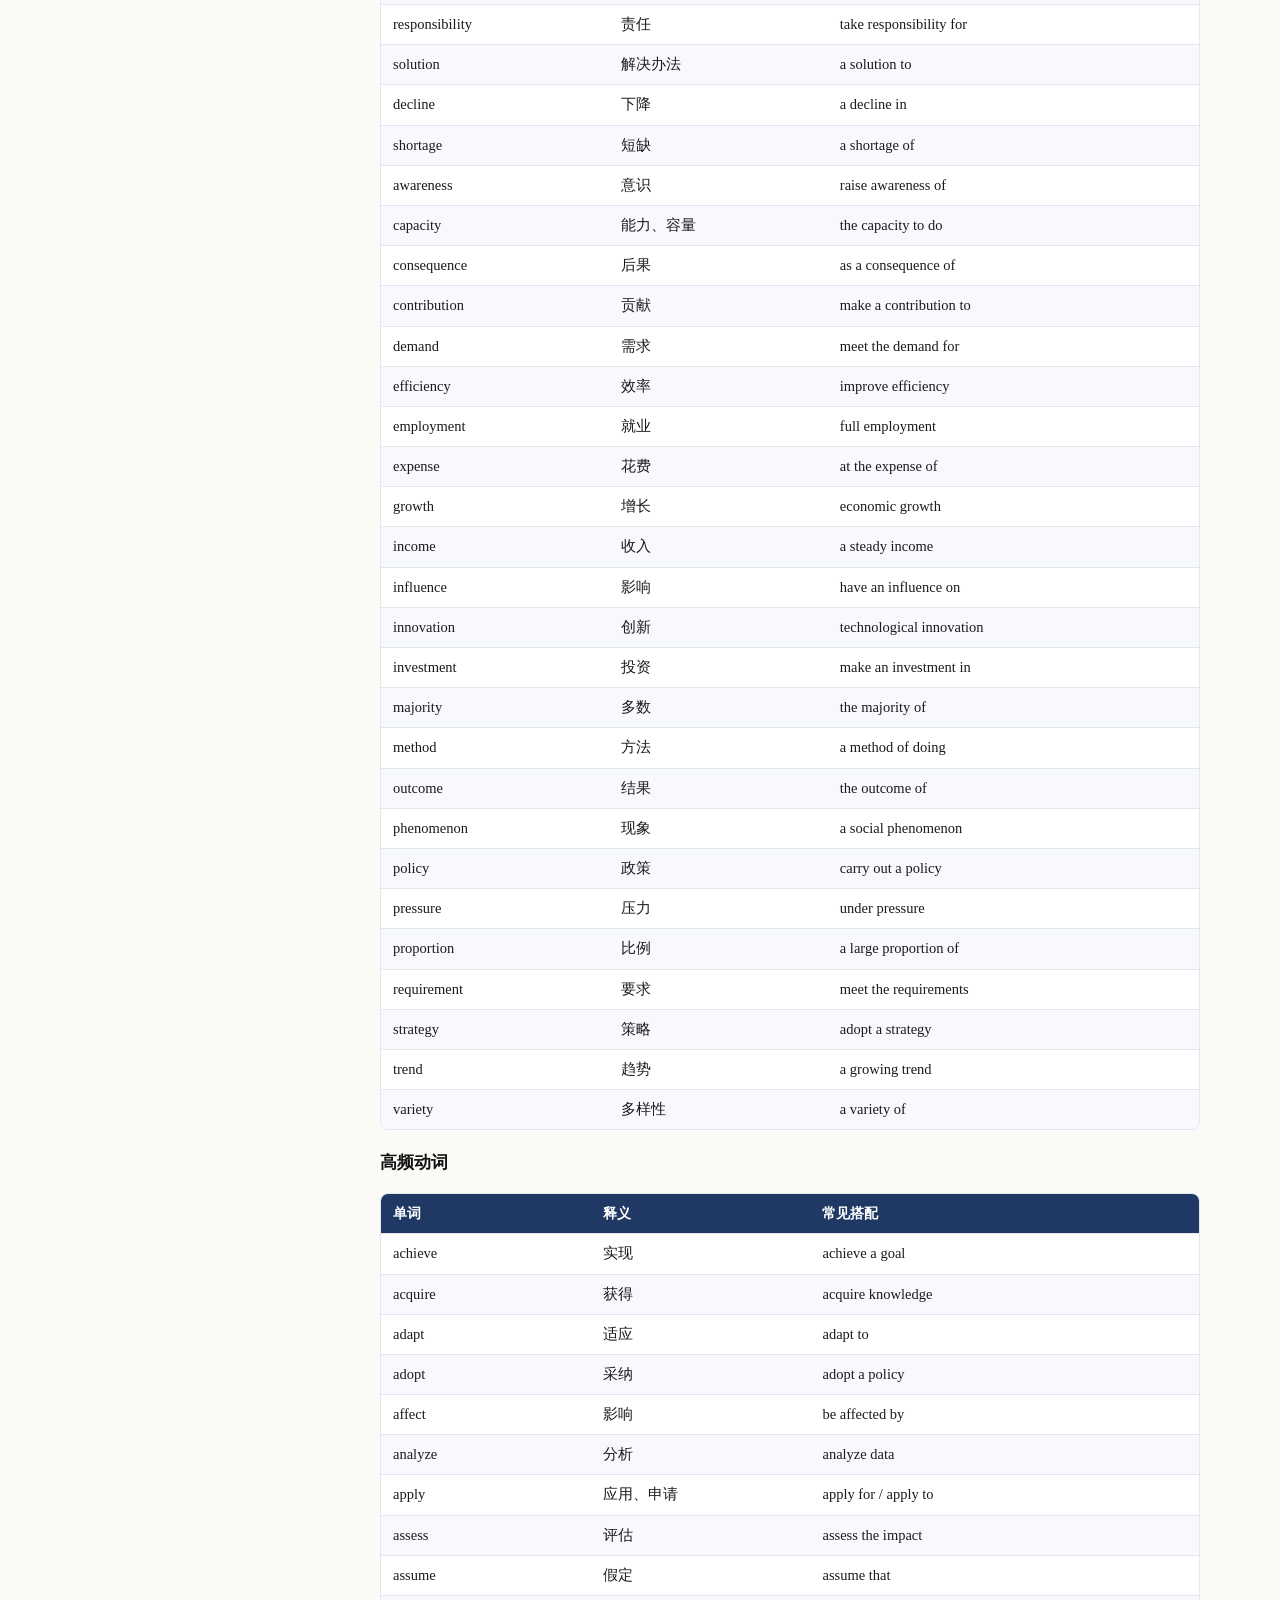
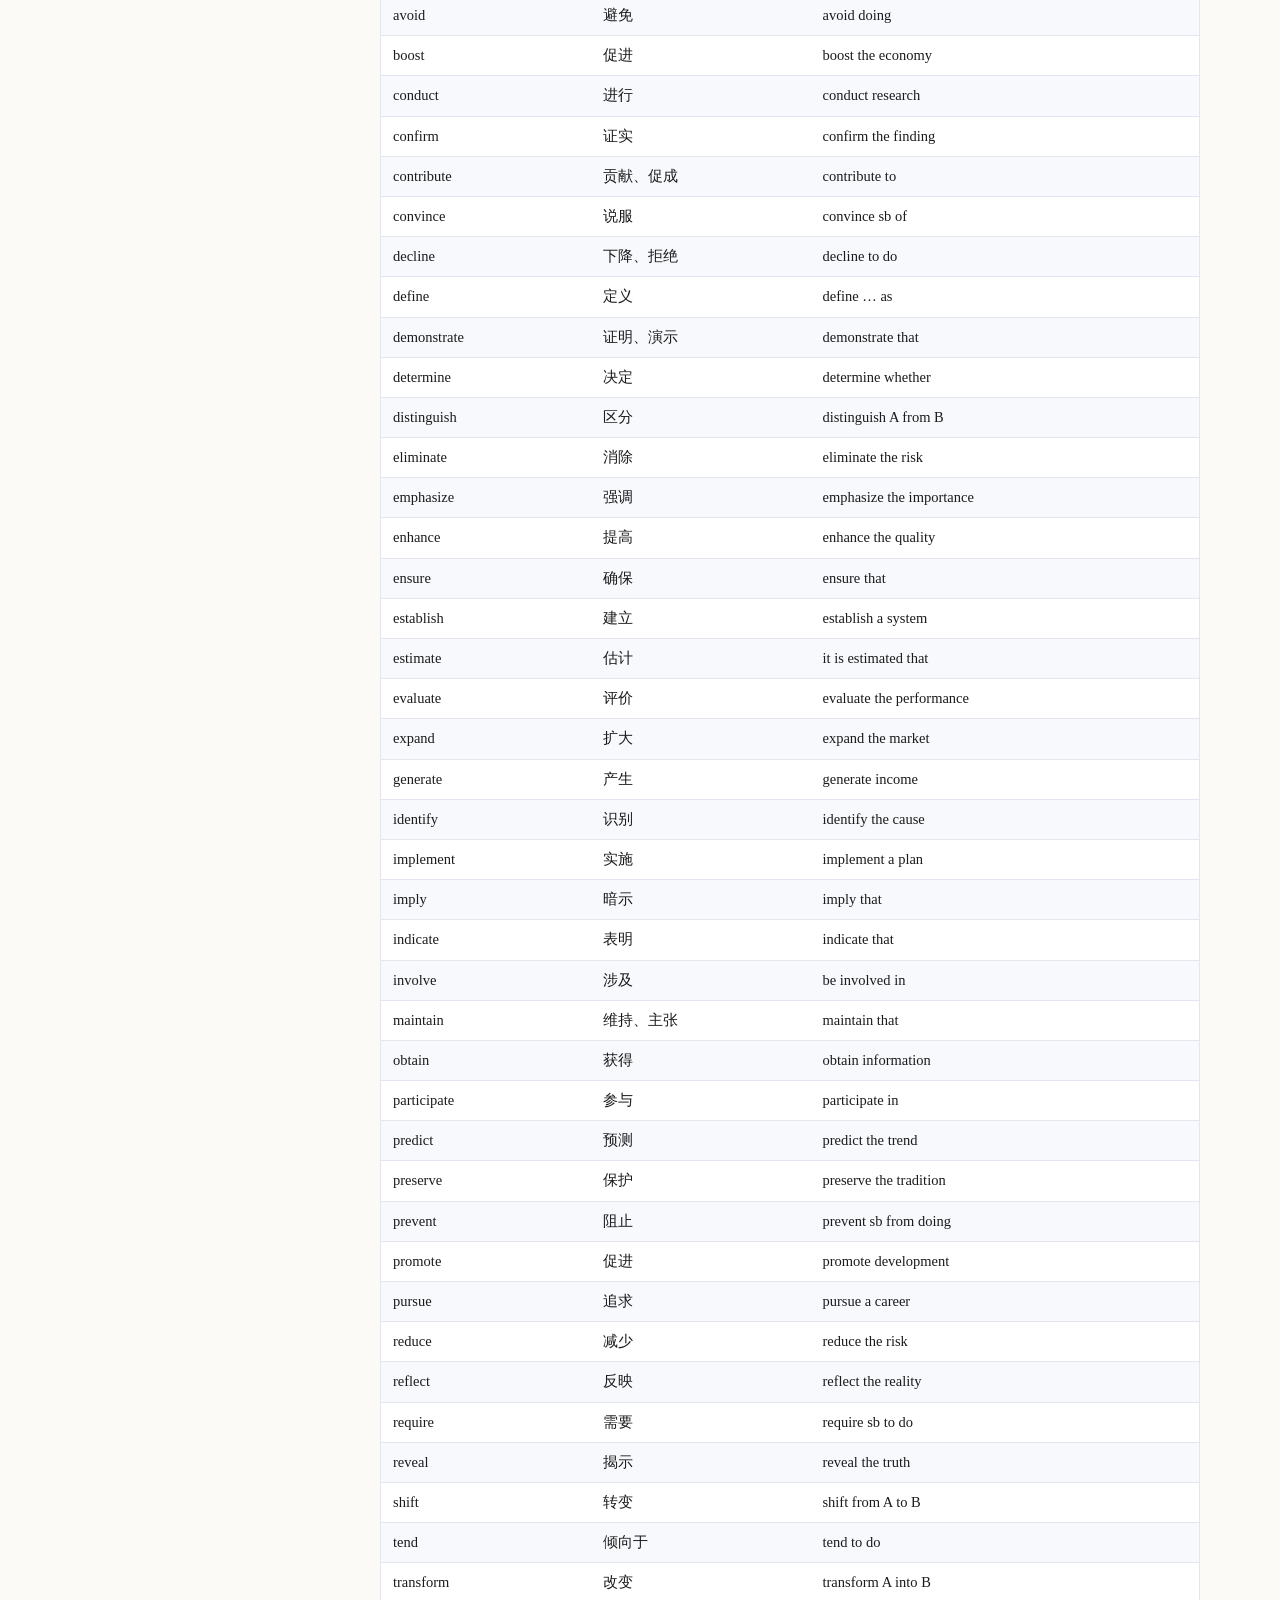
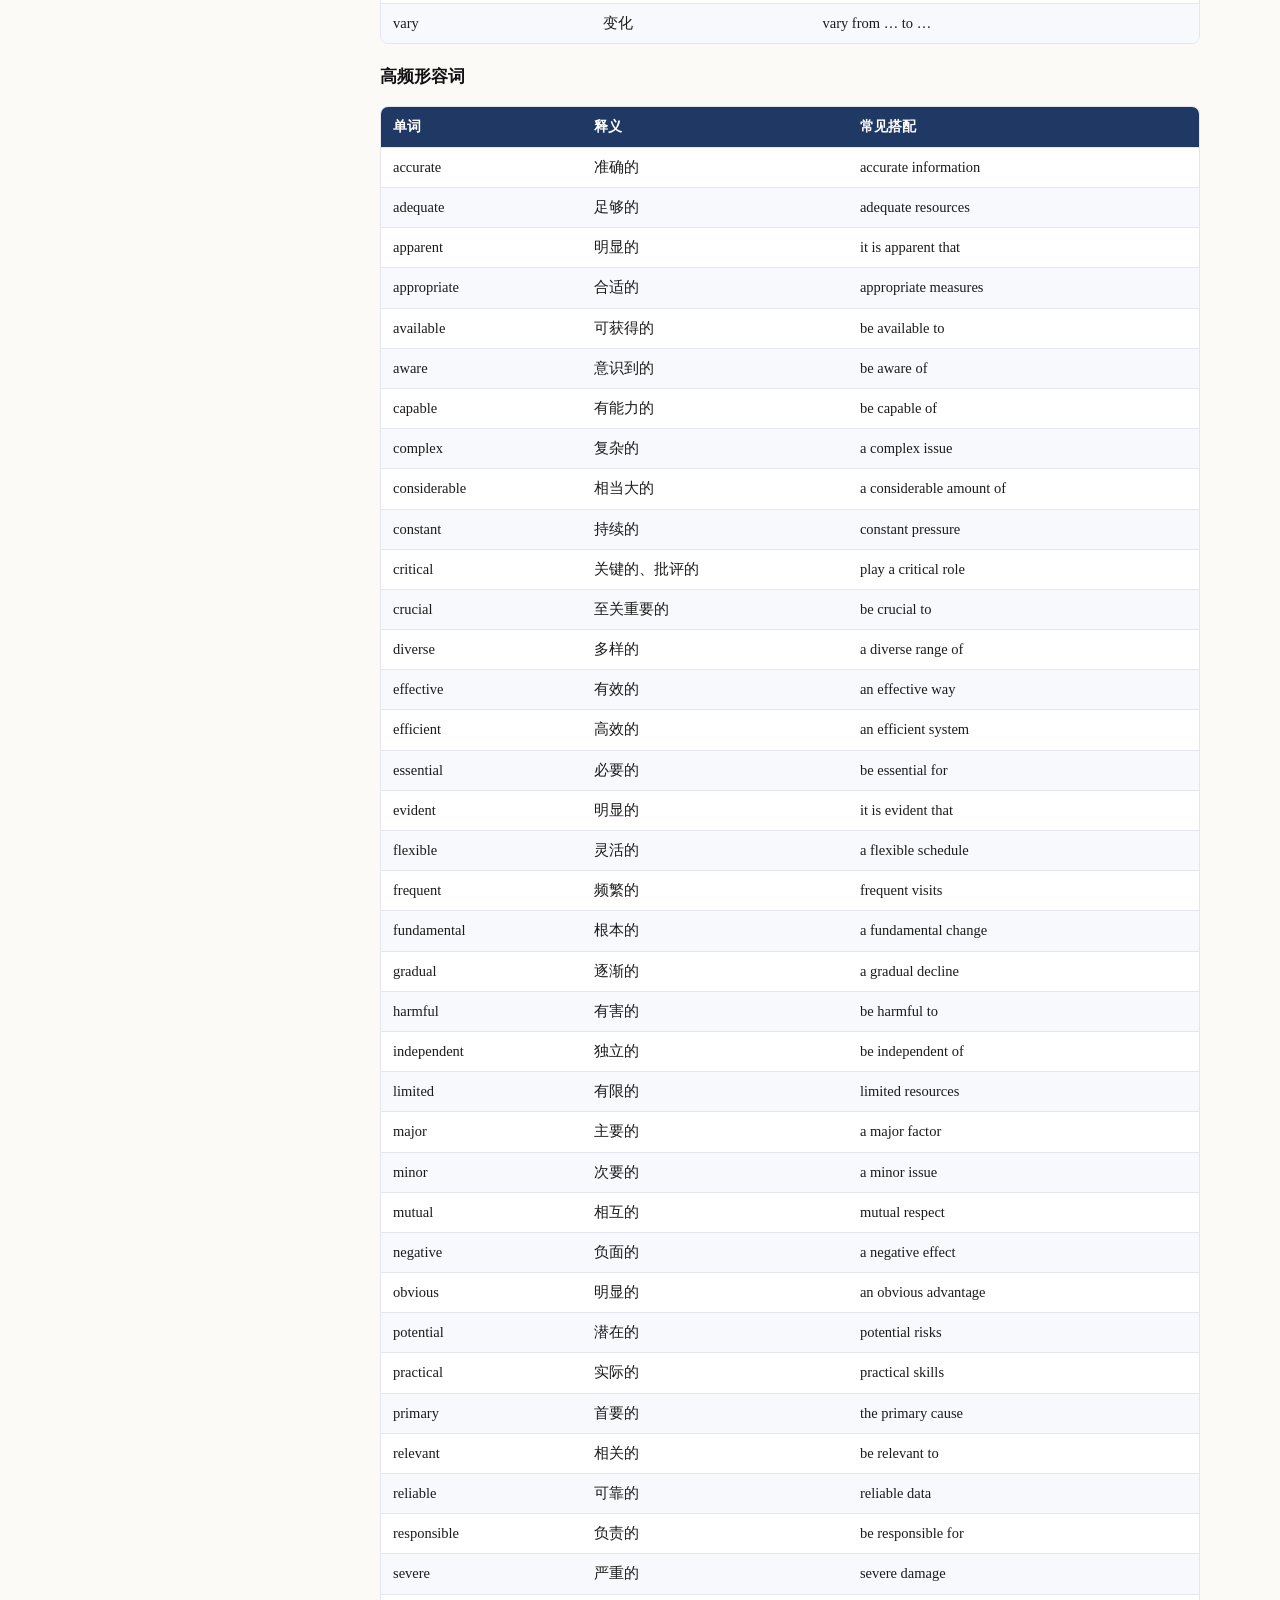
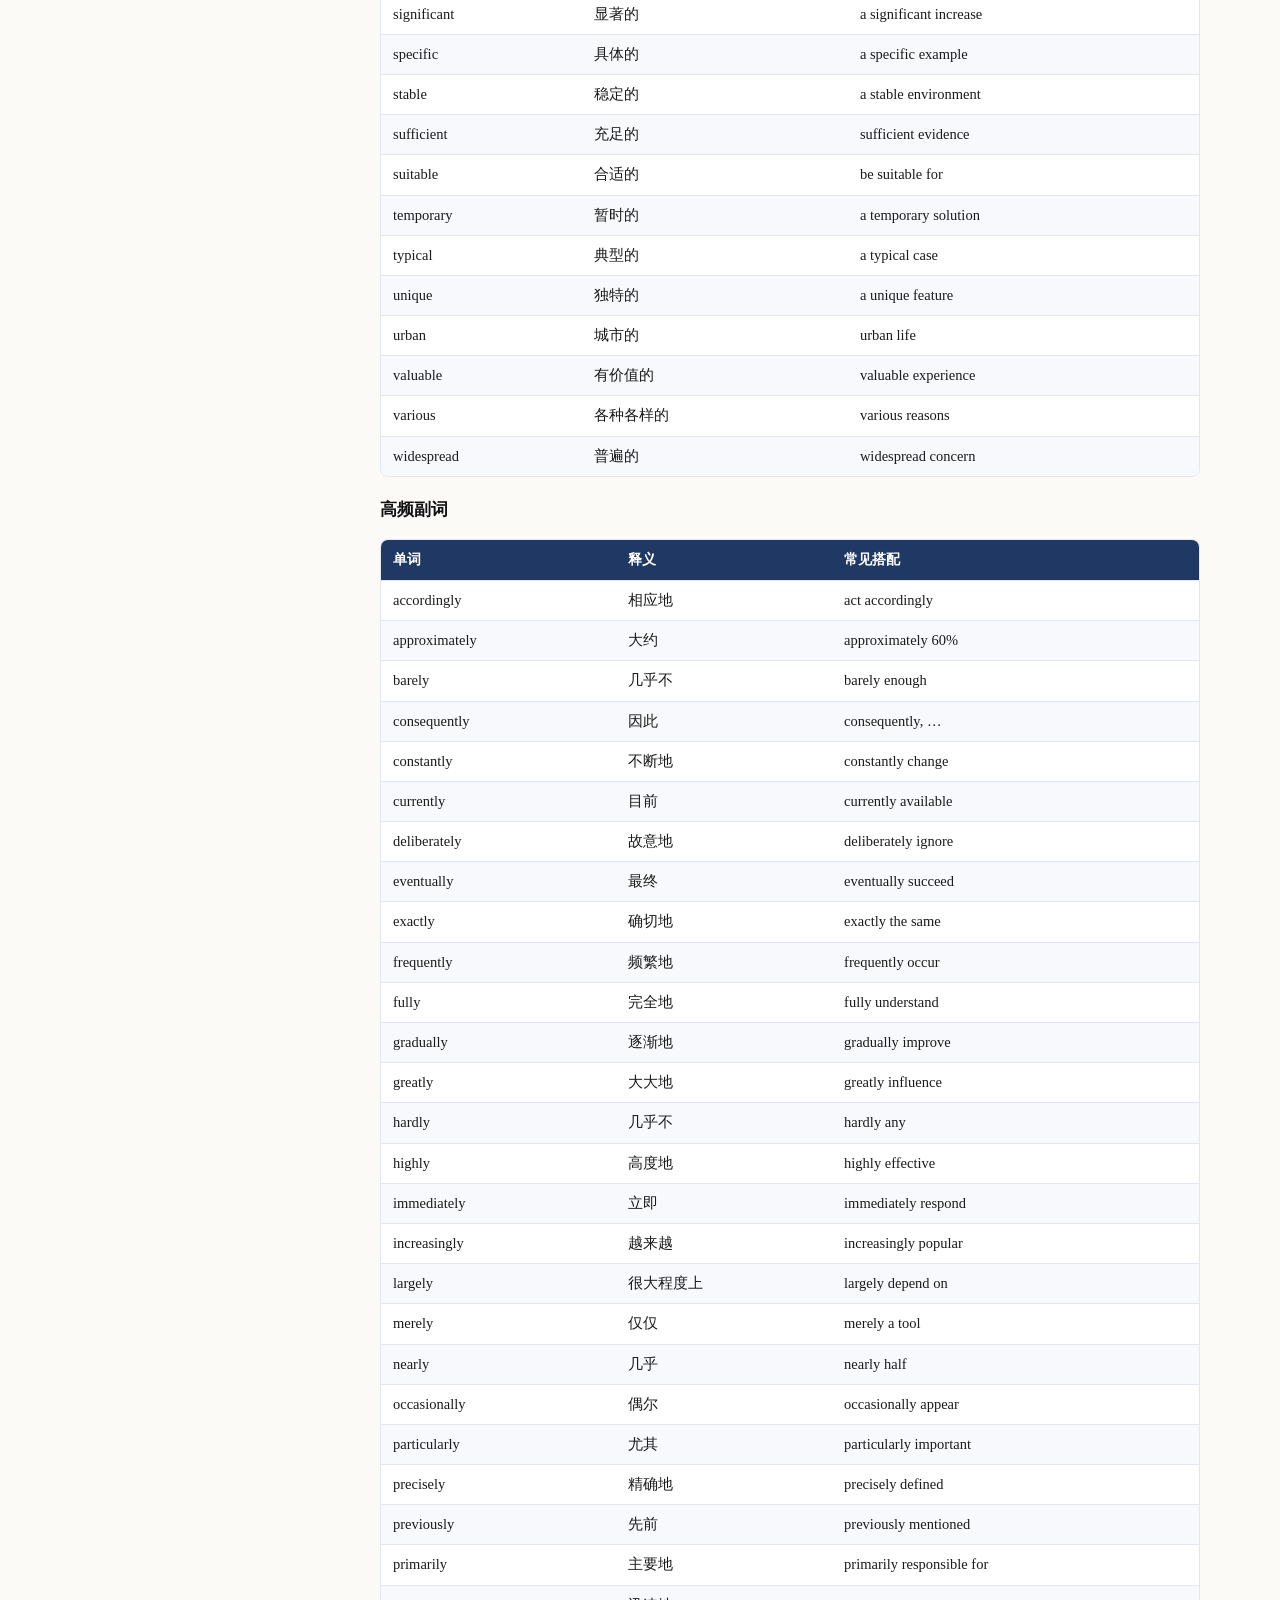
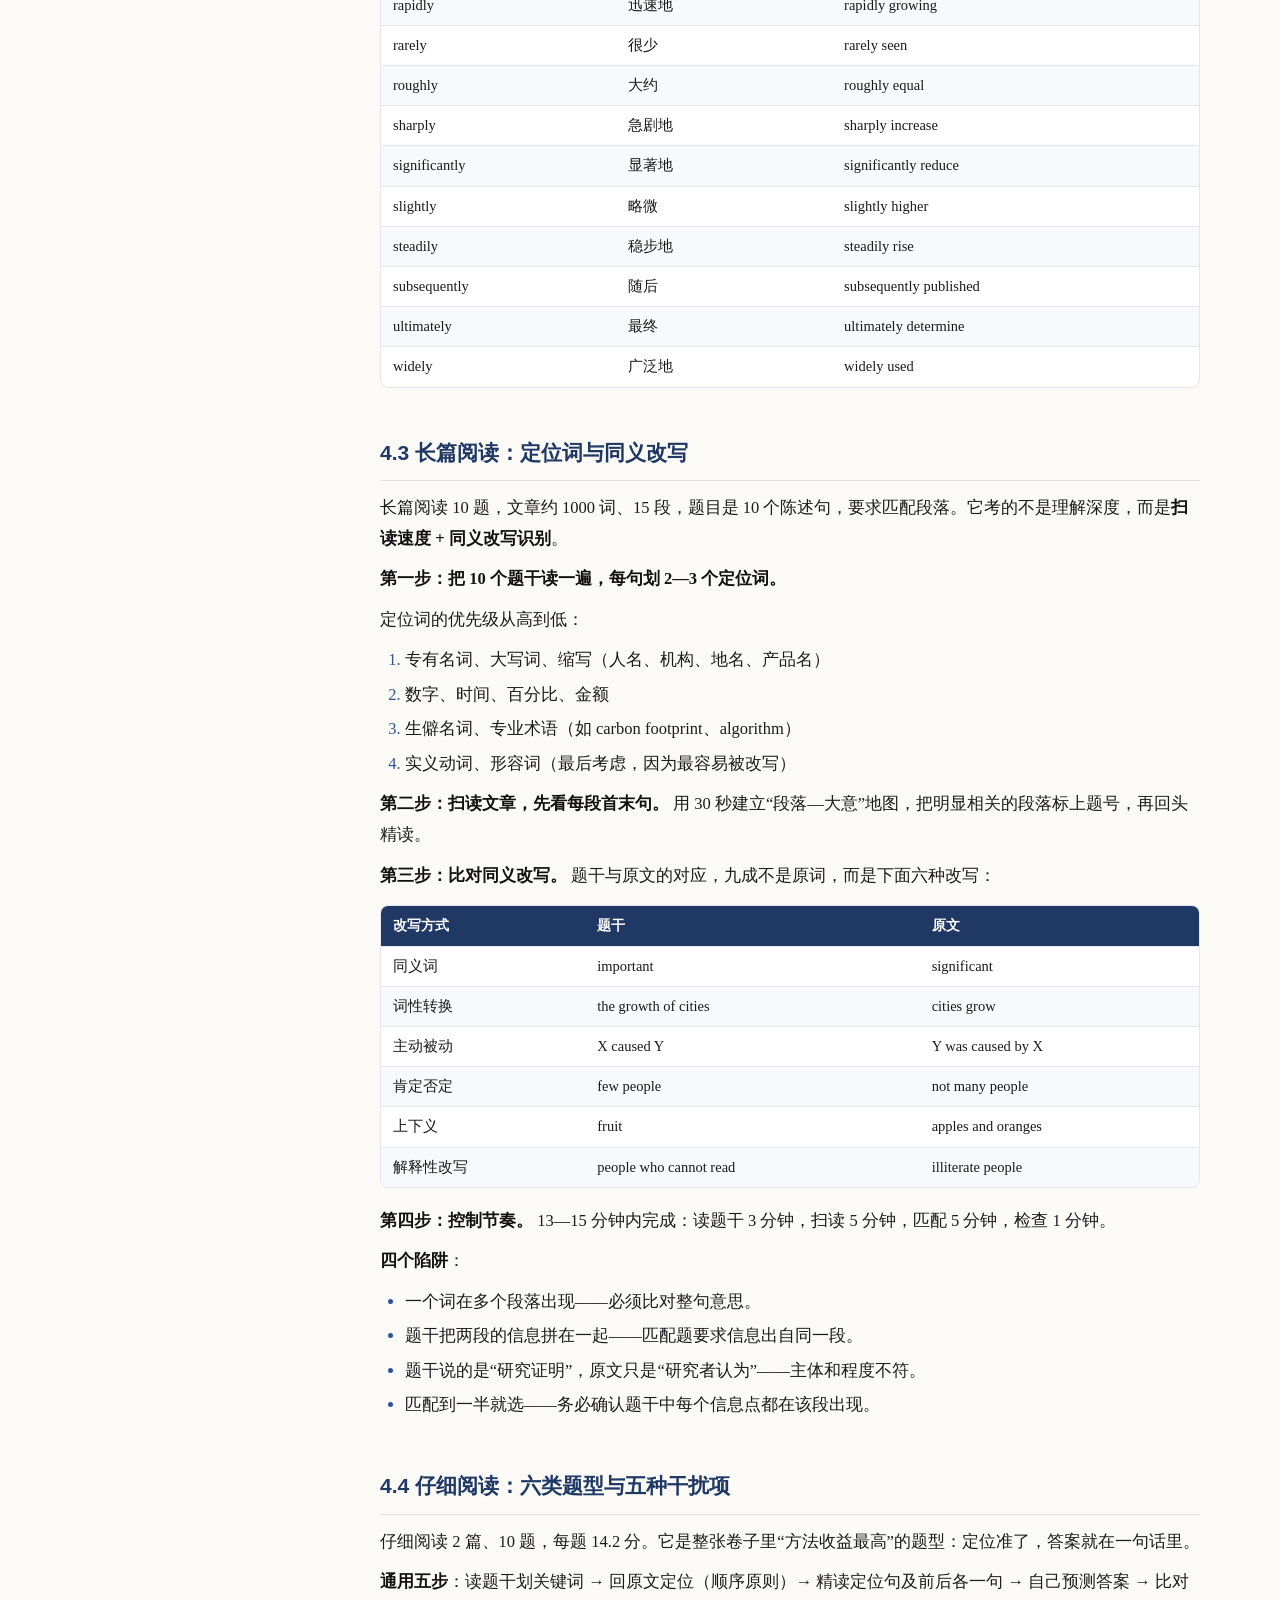
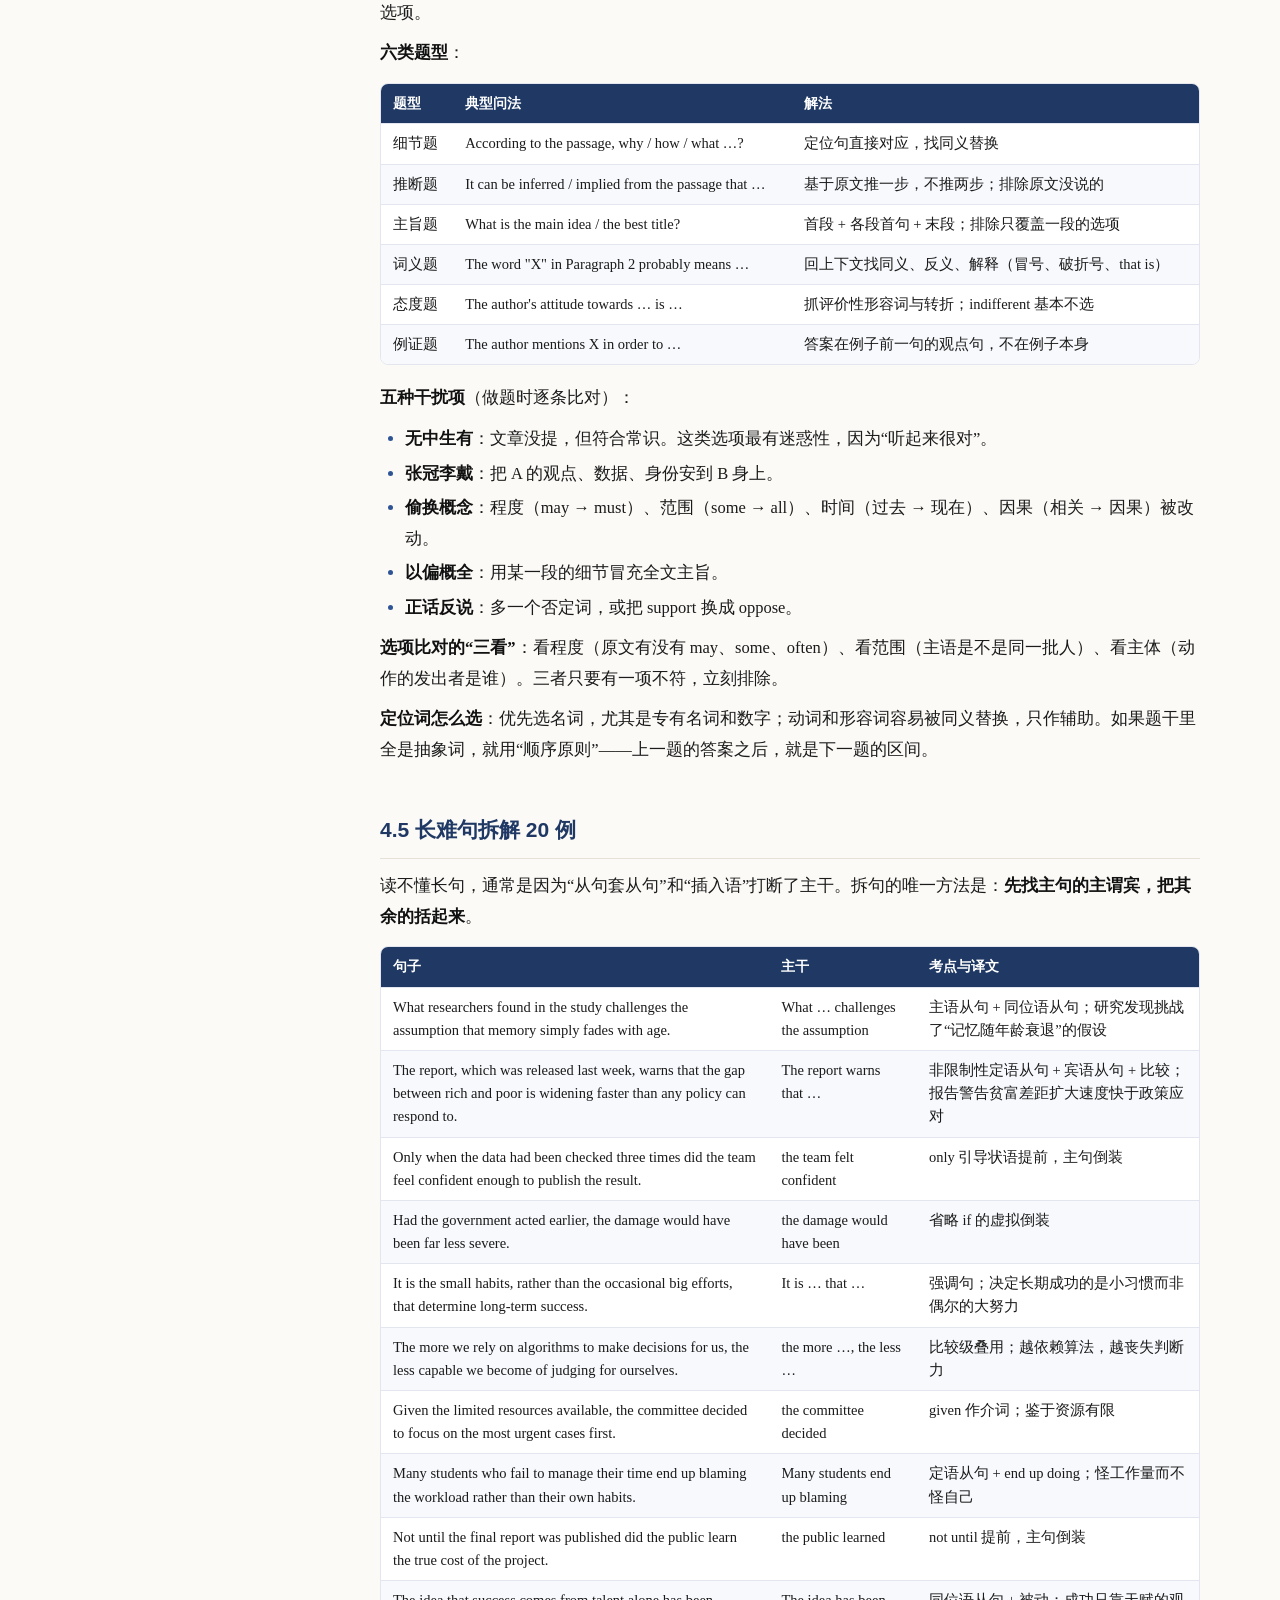
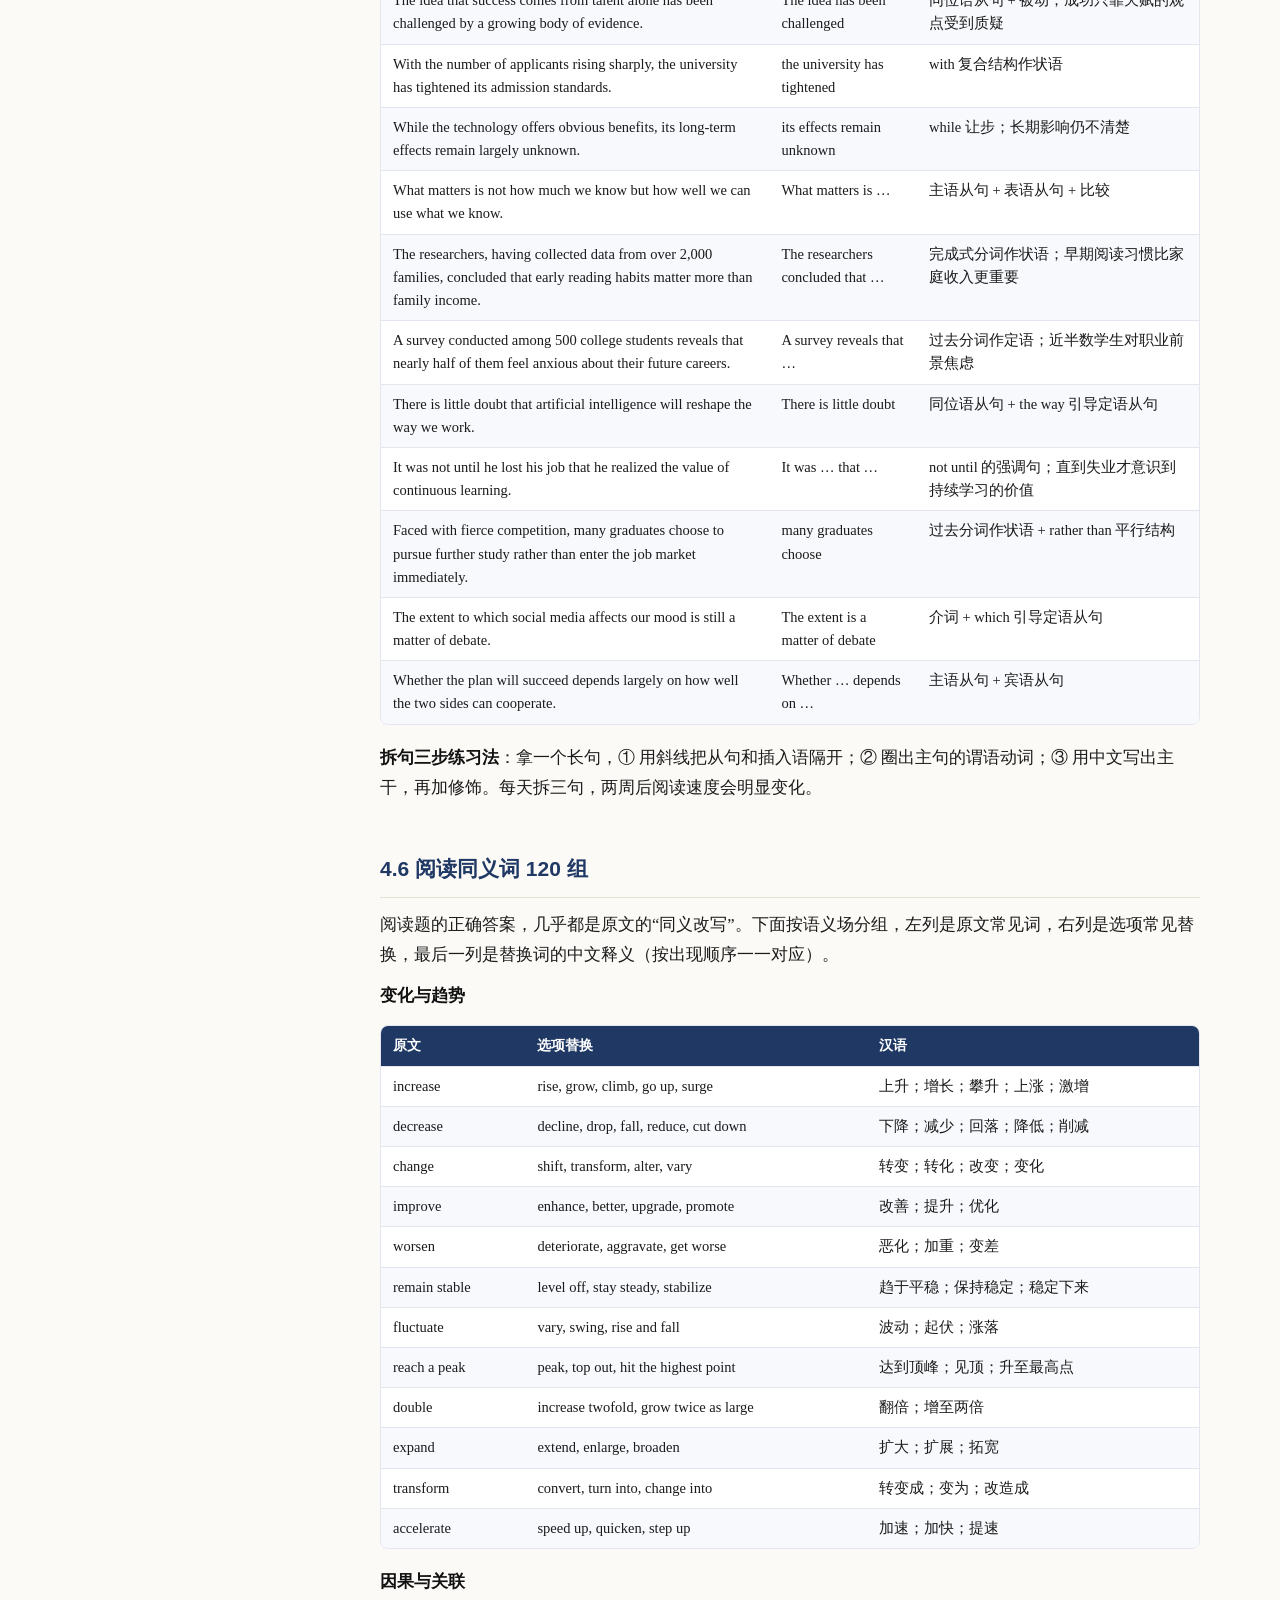
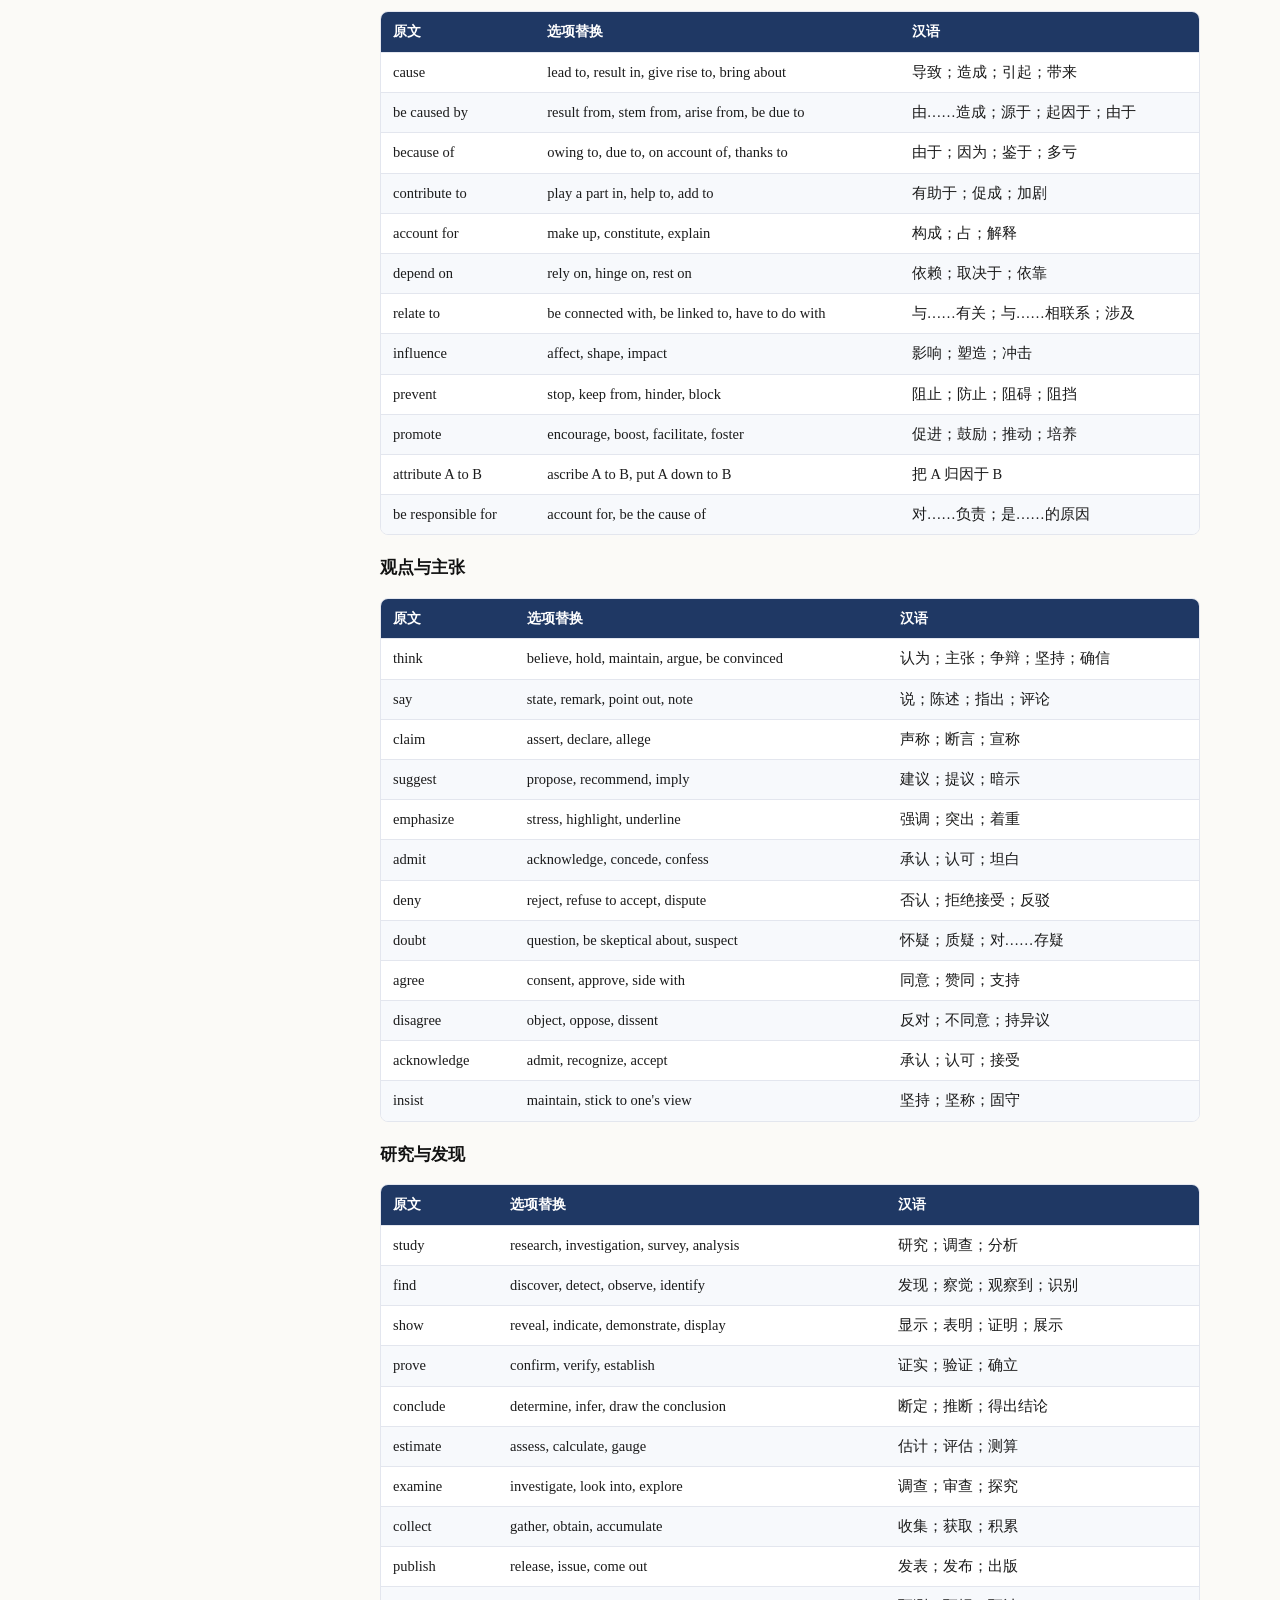
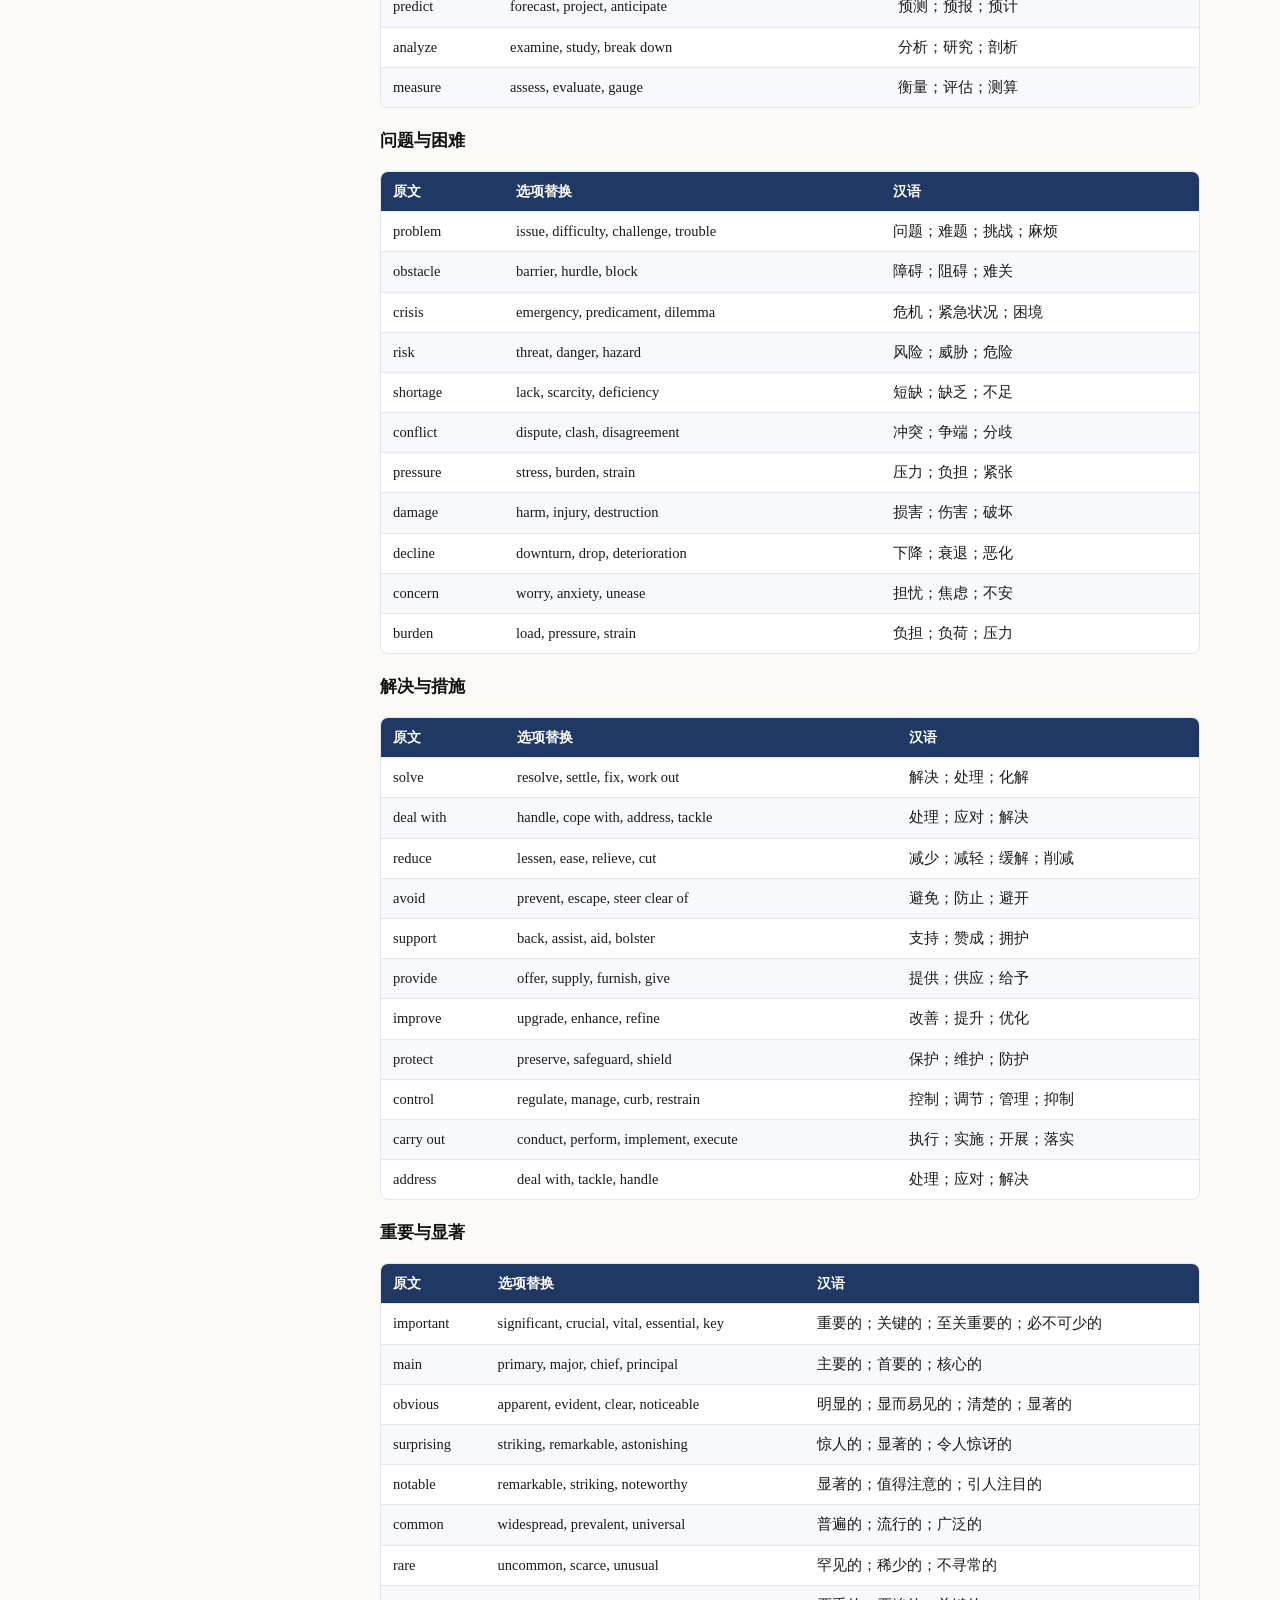
<file: part4.html>
<!doctype html>
<html lang="zh-CN">
<head>
<meta charset="utf-8">
<meta name="viewport" content="width=device-width, initial-scale=1">
<title>第四部分 阅读高频考点 · 英语四级全题型做题技巧与高频考点总结</title>
<meta name="description" content="英语四级全题型做题技巧与高频考点总结：写作、听力、阅读、翻译全题型技巧与高频考点。">
<link rel="stylesheet" href="assets/style.css">
</head>
<body data-page="part4">
<div class="progress" id="progress"></div>
<header class="topbar">
  <button class="menu-btn" id="menuBtn" aria-label="目录">☰</button>
  <a class="brand" href="index.html">英语四级全题型做题技巧与高频考点总结</a>
  <div class="search-box">
    <input id="searchInput" type="search" placeholder="搜索：同义替换 / 选词填空 / 翻译…" autocomplete="off">
  </div>
  <a class="dl" href="assets/cet4-guide.pdf" download>下载 PDF</a>
</header>
<div class="layout">
  <aside class="sidebar" id="sidebar">
    <div class="side-title">目录</div>
    <nav><div class="nav-part"><a class="nav-head" href="intro.html"><span class="nav-label">使用说明</span><span class="nav-desc">怎么用这本书、30 天与 14 天计划</span></a><ul class="nav-sections"><li><a href="intro.html#sec-intro-1">这本书怎么用</a></li><li><a href="intro.html#sec-intro-2">全书结构</a></li><li><a href="intro.html#sec-30-90">30 天计划（每天约 90 分钟）</a></li><li><a href="intro.html#sec-14-120">14 天冲刺（每天约 120 分钟）</a></li><li><a href="intro.html#sec-intro-5">三个本子</a></li><li><a href="intro.html#sec-intro-6">一条最重要的建议</a></li></ul></div><div class="nav-part"><a class="nav-head" href="part1.html"><span class="nav-label">第一部分</span><span class="nav-desc">全题型做题技巧</span></a><ul class="nav-sections"><li><a href="part1.html#sec-1-1">1.1 先看全局：四级考什么、怎么算分</a></li><li><a href="part1.html#sec-1-2">1.2 考场流程与时间分配</a></li><li><a href="part1.html#sec-1-3">1.3 通用底层方法：预读、定位、同义替换、排除</a></li><li><a href="part1.html#sec-1-4-30-12">1.4 写作：30 分钟拿稳 12 分档</a></li><li><a href="part1.html#sec-1-5">1.5 听力：预读、信号词与"所听即所得"的边界</a></li><li><a href="part1.html#sec-1-6">1.6 选词填空：先定词性，再定词义</a></li><li><a href="part1.html#sec-1-7">1.7 长篇阅读：关键词定位与同义改写</a></li><li><a href="part1.html#sec-1-8">1.8 仔细阅读：题干定位、同义替换与干扰项</a></li><li><a href="part1.html#sec-1-9">1.9 翻译：拆句、主干、再装修</a></li><li><a href="part1.html#sec-1-10">1.10 不同目标的分数策略</a></li></ul></div><div class="nav-part"><a class="nav-head" href="part2.html"><span class="nav-label">第二部分</span><span class="nav-desc">写作素材库</span></a><ul class="nav-sections"><li><a href="part2.html#sec-2-1">2.1 评分标准与阅卷逻辑</a></li><li><a href="part2.html#sec-2-2">2.2 六类作文的万能框架</a></li><li><a href="part2.html#sec-2-3-20">2.3 开头段 20 句</a></li><li><a href="part2.html#sec-2-4">2.4 主体段：六类功能句</a></li><li><a href="part2.html#sec-2-5-15">2.5 结尾段 15 句</a></li><li><a href="part2.html#sec-2-6-30">2.6 高分语法结构 30 个</a></li><li><a href="part2.html#sec-2-7">2.7 按话题的常用短语与词伙</a></li><li><a href="part2.html#sec-2-8">2.8 过渡词与常用副词</a></li><li><a href="part2.html#sec-2-9">2.9 可引用的名言与数据表达</a></li><li><a href="part2.html#sec-2-10">2.10 高分替换词表</a></li><li><a href="part2.html#sec-2-11">2.11 十个高频话题的观点库</a></li><li><a href="part2.html#sec-2-12">2.12 四篇范文与点评</a></li><li><a href="part2.html#sec-2-13-30">2.13 中式英语 30 例（错 → 对）</a></li></ul></div><div class="nav-part"><a class="nav-head" href="part3.html"><span class="nav-label">第三部分</span><span class="nav-desc">听力高频考点</span></a><ul class="nav-sections"><li><a href="part3.html#sec-3-1">3.1 语音现象与"听不清"的真相</a></li><li><a href="part3.html#sec-3-2">3.2 短篇新闻：倒金字塔与高频词</a></li><li><a href="part3.html#sec-3-3">3.3 长对话：问答结构与场景词</a></li><li><a href="part3.html#sec-3-4">3.4 听力篇章：结构与信号词</a></li><li><a href="part3.html#sec-3-5">3.5 十五类场景词汇</a></li><li><a href="part3.html#sec-3-6-100">3.6 听力高频短语与习语 100 条</a></li><li><a href="part3.html#sec-3-7-60">3.7 听力同义替换 60 组</a></li><li><a href="part3.html#sec-3-8">3.8 数字、时间、价格与计算</a></li><li><a href="part3.html#sec-3-9">3.9 没听懂时的补救与蒙题策略</a></li></ul></div><div class="nav-part active"><a class="nav-head" href="part4.html"><span class="nav-label">第四部分</span><span class="nav-desc">阅读高频考点</span></a><ul class="nav-sections"><li><a href="part4.html#sec-4-1">4.1 选词填空：语法判定十则</a></li><li><a href="part4.html#sec-4-2">4.2 选词填空高频词表</a></li><li><a href="part4.html#sec-4-3">4.3 长篇阅读：定位词与同义改写</a></li><li><a href="part4.html#sec-4-4">4.4 仔细阅读：六类题型与五种干扰项</a></li><li><a href="part4.html#sec-4-5-20">4.5 长难句拆解 20 例</a></li><li><a href="part4.html#sec-4-6-120">4.6 阅读同义词 120 组</a></li><li><a href="part4.html#sec-4-7-60">4.7 同义短语 60 组</a></li><li><a href="part4.html#sec-4-8-71">4.8 高频短语动词 71 个</a></li><li><a href="part4.html#sec-4-9-36">4.9 易混词辨析 36 组</a></li></ul></div><div class="nav-part"><a class="nav-head" href="part5.html"><span class="nav-label">第五部分</span><span class="nav-desc">翻译高频考点</span></a><ul class="nav-sections"><li><a href="part5.html#sec-5-1">5.1 评分标准与四步翻译法</a></li><li><a href="part5.html#sec-5-2">5.2 常考话题与命题规律</a></li><li><a href="part5.html#sec-5-3-180">5.3 中国文化与国情词汇 180 个</a></li><li><a href="part5.html#sec-5-4-50">5.4 中国特色表达与成语 50 个</a></li><li><a href="part5.html#sec-5-5-41">5.5 翻译常用句式 41 个</a></li><li><a href="part5.html#sec-5-6-80">5.6 翻译高频短语 80 个</a></li><li><a href="part5.html#sec-5-7-20">5.7 常见错误 20 例</a></li><li><a href="part5.html#sec-5-8">5.8 五段翻译练习与参考译文</a></li></ul></div><div class="nav-part"><a class="nav-head" href="part6.html"><span class="nav-label">第六部分</span><span class="nav-desc">同义替换总表</span></a><ul class="nav-sections"><li><a href="part6.html#sec-6-1-62">6.1 动词同义替换 62 组</a></li><li><a href="part6.html#sec-6-2-40">6.2 名词同义替换 40 组</a></li><li><a href="part6.html#sec-6-3-50">6.3 形容词与副词同义替换 50 组</a></li><li><a href="part6.html#sec-6-4-40">6.4 句式级同义替换 40 组</a></li><li><a href="part6.html#sec-6-5-44">6.5 熟词僻义 44 个</a></li><li><a href="part6.html#sec-6-6">6.6 常见前缀、后缀与构词</a></li></ul></div><div class="nav-part"><a class="nav-head" href="part7.html"><span class="nav-label">第七部分</span><span class="nav-desc">语法与搭配速查</span></a><ul class="nav-sections"><li><a href="part7.html#sec-7-1">7.1 时态与语态</a></li><li><a href="part7.html#sec-7-2">7.2 非谓语动词</a></li><li><a href="part7.html#sec-7-3">7.3 定语从句</a></li><li><a href="part7.html#sec-7-4">7.4 名词性从句</a></li><li><a href="part7.html#sec-7-5">7.5 状语从句</a></li><li><a href="part7.html#sec-7-6">7.6 虚拟语气</a></li><li><a href="part7.html#sec-7-7">7.7 倒装、强调与省略</a></li><li><a href="part7.html#sec-7-8">7.8 主谓一致与比较结构</a></li><li><a href="part7.html#sec-7-9-80">7.9 固定搭配 80 组</a></li></ul></div><div class="nav-part"><a class="nav-head" href="appendix.html"><span class="nav-label">附录</span><span class="nav-desc">考前清单与速查表</span></a><ul class="nav-sections"><li><a href="appendix.html#sec-A-7">A. 考前 7 天清单</a></li><li><a href="appendix.html#sec-B-10">B. 考场 10 条</a></li><li><a href="appendix.html#sec-C-30">C. 高频易错拼写 30 个</a></li><li><a href="appendix.html#sec-D-24">D. 常见不规则动词 24 个</a></li><li><a href="appendix.html#sec-E">E. 最后三句话</a></li></ul></div></nav>
    <div class="side-foot">
      <a href="assets/cet4-guide.docx" download>Word 版</a>
      <a href="https://github.com/1wozhenfule/cet4-guide" target="_blank" rel="noopener">GitHub</a>
    </div>
  </aside>
  <main class="main">
    <article class="article">
      <h1>第四部分　阅读高频考点</h1>
<h2 id="sec-4-1">4.1 选词填空：语法判定十则<a class="anchor" href="#sec-4-1" aria-label="链接">#</a></h2>
<p>选词填空考的不是“认识多少词”，而是“能不能在 30 秒内判断空格该填什么词性”。词性判断对了，选择范围就从 15 个缩到 3 个。</p>
<p><strong>判定十则</strong>（配例句）：</p>
<ol><li><strong>冠词、形容词、物主代词之后 → 名词。</strong> a ______ of importance；the ______ of the study；their ______。</li><li><strong>介词之后 → 名词或动名词。</strong> in ______ of（in terms of）；without ______（without hesitation）；by ______（by comparing）。</li><li><strong>主语之后缺谓语 → 动词。</strong> The report ______ that…；Researchers ______ the data。</li><li><strong>情态动词、助动词、to 之后 → 动词原形。</strong> can ______；has ______；to ______。</li><li><strong>be 动词、系动词之后 → 形容词或过去分词。</strong> is ______ to；seems ______；remains ______。</li><li><strong>副词之后、名词之前 → 形容词。</strong> a ______ change；highly ______。</li><li><strong>动词、形容词、整句之后 → 副词。</strong> ______, the plan failed；improved ______。</li><li><strong>and / or / but 连接的并列成分 → 词性一致。</strong> quick and ______；neither ______ nor cheap。</li><li><strong>more / the most / -er 之后 → 形容词。</strong> a more ______ approach；the most ______ factor。</li><li><strong>句首独立成分、插入语 → 副词。</strong> ______, this is true；______ speaking。</li></ol>
<p><strong>三个容易忽略的细节</strong>：</p>
<ul><li>主语是第三人称单数时，谓语动词要加 -s，选项里可能同时给出原形和三单形式，要看清。</li><li>名词前没有冠词时，要考虑可数名词复数或不可数名词。</li><li>过去分词既可以作形容词（a limited number），也可以构成被动（was limited），判断时看后面有没有 by。</li></ul>
<p><strong>实战流程</strong>（7 分钟）：标词性（90 秒）→ 逐空判词性（2 分钟）→ 按搭配和语义选词（2 分钟）→ 通读检查（1 分钟）→ 剩余空格全部填满（30 秒）。</p>
<h2 id="sec-4-2">4.2 选词填空高频词表<a class="anchor" href="#sec-4-2" aria-label="链接">#</a></h2>
<p>下面四张表按词性整理，都是历年真题选项里的高频词。背的时候重点记“搭配”，不要只记中文。</p>
<p><strong>高频名词</strong></p>
<div class="table-wrap"><table><thead><tr><th>单词</th><th>释义</th><th>常见搭配</th></tr></thead><tbody><tr><td>impact</td><td>影响</td><td>have an impact on</td></tr><tr><td>tendency</td><td>趋势</td><td>a tendency to do</td></tr><tr><td>evidence</td><td>证据</td><td>evidence of / for</td></tr><tr><td>approach</td><td>方法</td><td>an approach to doing</td></tr><tr><td>benefit</td><td>益处</td><td>benefit from</td></tr><tr><td>challenge</td><td>挑战</td><td>face a challenge</td></tr><tr><td>resource</td><td>资源</td><td>natural resources</td></tr><tr><td>factor</td><td>因素</td><td>a key factor in</td></tr><tr><td>access</td><td>通道、机会</td><td>access to</td></tr><tr><td>opportunity</td><td>机会</td><td>an opportunity to do</td></tr><tr><td>responsibility</td><td>责任</td><td>take responsibility for</td></tr><tr><td>solution</td><td>解决办法</td><td>a solution to</td></tr><tr><td>decline</td><td>下降</td><td>a decline in</td></tr><tr><td>shortage</td><td>短缺</td><td>a shortage of</td></tr><tr><td>awareness</td><td>意识</td><td>raise awareness of</td></tr><tr><td>capacity</td><td>能力、容量</td><td>the capacity to do</td></tr><tr><td>consequence</td><td>后果</td><td>as a consequence of</td></tr><tr><td>contribution</td><td>贡献</td><td>make a contribution to</td></tr><tr><td>demand</td><td>需求</td><td>meet the demand for</td></tr><tr><td>efficiency</td><td>效率</td><td>improve efficiency</td></tr><tr><td>employment</td><td>就业</td><td>full employment</td></tr><tr><td>expense</td><td>花费</td><td>at the expense of</td></tr><tr><td>growth</td><td>增长</td><td>economic growth</td></tr><tr><td>income</td><td>收入</td><td>a steady income</td></tr><tr><td>influence</td><td>影响</td><td>have an influence on</td></tr><tr><td>innovation</td><td>创新</td><td>technological innovation</td></tr><tr><td>investment</td><td>投资</td><td>make an investment in</td></tr><tr><td>majority</td><td>多数</td><td>the majority of</td></tr><tr><td>method</td><td>方法</td><td>a method of doing</td></tr><tr><td>outcome</td><td>结果</td><td>the outcome of</td></tr><tr><td>phenomenon</td><td>现象</td><td>a social phenomenon</td></tr><tr><td>policy</td><td>政策</td><td>carry out a policy</td></tr><tr><td>pressure</td><td>压力</td><td>under pressure</td></tr><tr><td>proportion</td><td>比例</td><td>a large proportion of</td></tr><tr><td>requirement</td><td>要求</td><td>meet the requirements</td></tr><tr><td>strategy</td><td>策略</td><td>adopt a strategy</td></tr><tr><td>trend</td><td>趋势</td><td>a growing trend</td></tr><tr><td>variety</td><td>多样性</td><td>a variety of</td></tr></tbody></table></div>
<p><strong>高频动词</strong></p>
<div class="table-wrap"><table><thead><tr><th>单词</th><th>释义</th><th>常见搭配</th></tr></thead><tbody><tr><td>achieve</td><td>实现</td><td>achieve a goal</td></tr><tr><td>acquire</td><td>获得</td><td>acquire knowledge</td></tr><tr><td>adapt</td><td>适应</td><td>adapt to</td></tr><tr><td>adopt</td><td>采纳</td><td>adopt a policy</td></tr><tr><td>affect</td><td>影响</td><td>be affected by</td></tr><tr><td>analyze</td><td>分析</td><td>analyze data</td></tr><tr><td>apply</td><td>应用、申请</td><td>apply for / apply to</td></tr><tr><td>assess</td><td>评估</td><td>assess the impact</td></tr><tr><td>assume</td><td>假定</td><td>assume that</td></tr><tr><td>avoid</td><td>避免</td><td>avoid doing</td></tr><tr><td>boost</td><td>促进</td><td>boost the economy</td></tr><tr><td>conduct</td><td>进行</td><td>conduct research</td></tr><tr><td>confirm</td><td>证实</td><td>confirm the finding</td></tr><tr><td>contribute</td><td>贡献、促成</td><td>contribute to</td></tr><tr><td>convince</td><td>说服</td><td>convince sb of</td></tr><tr><td>decline</td><td>下降、拒绝</td><td>decline to do</td></tr><tr><td>define</td><td>定义</td><td>define … as</td></tr><tr><td>demonstrate</td><td>证明、演示</td><td>demonstrate that</td></tr><tr><td>determine</td><td>决定</td><td>determine whether</td></tr><tr><td>distinguish</td><td>区分</td><td>distinguish A from B</td></tr><tr><td>eliminate</td><td>消除</td><td>eliminate the risk</td></tr><tr><td>emphasize</td><td>强调</td><td>emphasize the importance</td></tr><tr><td>enhance</td><td>提高</td><td>enhance the quality</td></tr><tr><td>ensure</td><td>确保</td><td>ensure that</td></tr><tr><td>establish</td><td>建立</td><td>establish a system</td></tr><tr><td>estimate</td><td>估计</td><td>it is estimated that</td></tr><tr><td>evaluate</td><td>评价</td><td>evaluate the performance</td></tr><tr><td>expand</td><td>扩大</td><td>expand the market</td></tr><tr><td>generate</td><td>产生</td><td>generate income</td></tr><tr><td>identify</td><td>识别</td><td>identify the cause</td></tr><tr><td>implement</td><td>实施</td><td>implement a plan</td></tr><tr><td>imply</td><td>暗示</td><td>imply that</td></tr><tr><td>indicate</td><td>表明</td><td>indicate that</td></tr><tr><td>involve</td><td>涉及</td><td>be involved in</td></tr><tr><td>maintain</td><td>维持、主张</td><td>maintain that</td></tr><tr><td>obtain</td><td>获得</td><td>obtain information</td></tr><tr><td>participate</td><td>参与</td><td>participate in</td></tr><tr><td>predict</td><td>预测</td><td>predict the trend</td></tr><tr><td>preserve</td><td>保护</td><td>preserve the tradition</td></tr><tr><td>prevent</td><td>阻止</td><td>prevent sb from doing</td></tr><tr><td>promote</td><td>促进</td><td>promote development</td></tr><tr><td>pursue</td><td>追求</td><td>pursue a career</td></tr><tr><td>reduce</td><td>减少</td><td>reduce the risk</td></tr><tr><td>reflect</td><td>反映</td><td>reflect the reality</td></tr><tr><td>require</td><td>需要</td><td>require sb to do</td></tr><tr><td>reveal</td><td>揭示</td><td>reveal the truth</td></tr><tr><td>shift</td><td>转变</td><td>shift from A to B</td></tr><tr><td>tend</td><td>倾向于</td><td>tend to do</td></tr><tr><td>transform</td><td>改变</td><td>transform A into B</td></tr><tr><td>vary</td><td>变化</td><td>vary from … to …</td></tr></tbody></table></div>
<p><strong>高频形容词</strong></p>
<div class="table-wrap"><table><thead><tr><th>单词</th><th>释义</th><th>常见搭配</th></tr></thead><tbody><tr><td>accurate</td><td>准确的</td><td>accurate information</td></tr><tr><td>adequate</td><td>足够的</td><td>adequate resources</td></tr><tr><td>apparent</td><td>明显的</td><td>it is apparent that</td></tr><tr><td>appropriate</td><td>合适的</td><td>appropriate measures</td></tr><tr><td>available</td><td>可获得的</td><td>be available to</td></tr><tr><td>aware</td><td>意识到的</td><td>be aware of</td></tr><tr><td>capable</td><td>有能力的</td><td>be capable of</td></tr><tr><td>complex</td><td>复杂的</td><td>a complex issue</td></tr><tr><td>considerable</td><td>相当大的</td><td>a considerable amount of</td></tr><tr><td>constant</td><td>持续的</td><td>constant pressure</td></tr><tr><td>critical</td><td>关键的、批评的</td><td>play a critical role</td></tr><tr><td>crucial</td><td>至关重要的</td><td>be crucial to</td></tr><tr><td>diverse</td><td>多样的</td><td>a diverse range of</td></tr><tr><td>effective</td><td>有效的</td><td>an effective way</td></tr><tr><td>efficient</td><td>高效的</td><td>an efficient system</td></tr><tr><td>essential</td><td>必要的</td><td>be essential for</td></tr><tr><td>evident</td><td>明显的</td><td>it is evident that</td></tr><tr><td>flexible</td><td>灵活的</td><td>a flexible schedule</td></tr><tr><td>frequent</td><td>频繁的</td><td>frequent visits</td></tr><tr><td>fundamental</td><td>根本的</td><td>a fundamental change</td></tr><tr><td>gradual</td><td>逐渐的</td><td>a gradual decline</td></tr><tr><td>harmful</td><td>有害的</td><td>be harmful to</td></tr><tr><td>independent</td><td>独立的</td><td>be independent of</td></tr><tr><td>limited</td><td>有限的</td><td>limited resources</td></tr><tr><td>major</td><td>主要的</td><td>a major factor</td></tr><tr><td>minor</td><td>次要的</td><td>a minor issue</td></tr><tr><td>mutual</td><td>相互的</td><td>mutual respect</td></tr><tr><td>negative</td><td>负面的</td><td>a negative effect</td></tr><tr><td>obvious</td><td>明显的</td><td>an obvious advantage</td></tr><tr><td>potential</td><td>潜在的</td><td>potential risks</td></tr><tr><td>practical</td><td>实际的</td><td>practical skills</td></tr><tr><td>primary</td><td>首要的</td><td>the primary cause</td></tr><tr><td>relevant</td><td>相关的</td><td>be relevant to</td></tr><tr><td>reliable</td><td>可靠的</td><td>reliable data</td></tr><tr><td>responsible</td><td>负责的</td><td>be responsible for</td></tr><tr><td>severe</td><td>严重的</td><td>severe damage</td></tr><tr><td>significant</td><td>显著的</td><td>a significant increase</td></tr><tr><td>specific</td><td>具体的</td><td>a specific example</td></tr><tr><td>stable</td><td>稳定的</td><td>a stable environment</td></tr><tr><td>sufficient</td><td>充足的</td><td>sufficient evidence</td></tr><tr><td>suitable</td><td>合适的</td><td>be suitable for</td></tr><tr><td>temporary</td><td>暂时的</td><td>a temporary solution</td></tr><tr><td>typical</td><td>典型的</td><td>a typical case</td></tr><tr><td>unique</td><td>独特的</td><td>a unique feature</td></tr><tr><td>urban</td><td>城市的</td><td>urban life</td></tr><tr><td>valuable</td><td>有价值的</td><td>valuable experience</td></tr><tr><td>various</td><td>各种各样的</td><td>various reasons</td></tr><tr><td>widespread</td><td>普遍的</td><td>widespread concern</td></tr></tbody></table></div>
<p><strong>高频副词</strong></p>
<div class="table-wrap"><table><thead><tr><th>单词</th><th>释义</th><th>常见搭配</th></tr></thead><tbody><tr><td>accordingly</td><td>相应地</td><td>act accordingly</td></tr><tr><td>approximately</td><td>大约</td><td>approximately 60%</td></tr><tr><td>barely</td><td>几乎不</td><td>barely enough</td></tr><tr><td>consequently</td><td>因此</td><td>consequently, …</td></tr><tr><td>constantly</td><td>不断地</td><td>constantly change</td></tr><tr><td>currently</td><td>目前</td><td>currently available</td></tr><tr><td>deliberately</td><td>故意地</td><td>deliberately ignore</td></tr><tr><td>eventually</td><td>最终</td><td>eventually succeed</td></tr><tr><td>exactly</td><td>确切地</td><td>exactly the same</td></tr><tr><td>frequently</td><td>频繁地</td><td>frequently occur</td></tr><tr><td>fully</td><td>完全地</td><td>fully understand</td></tr><tr><td>gradually</td><td>逐渐地</td><td>gradually improve</td></tr><tr><td>greatly</td><td>大大地</td><td>greatly influence</td></tr><tr><td>hardly</td><td>几乎不</td><td>hardly any</td></tr><tr><td>highly</td><td>高度地</td><td>highly effective</td></tr><tr><td>immediately</td><td>立即</td><td>immediately respond</td></tr><tr><td>increasingly</td><td>越来越</td><td>increasingly popular</td></tr><tr><td>largely</td><td>很大程度上</td><td>largely depend on</td></tr><tr><td>merely</td><td>仅仅</td><td>merely a tool</td></tr><tr><td>nearly</td><td>几乎</td><td>nearly half</td></tr><tr><td>occasionally</td><td>偶尔</td><td>occasionally appear</td></tr><tr><td>particularly</td><td>尤其</td><td>particularly important</td></tr><tr><td>precisely</td><td>精确地</td><td>precisely defined</td></tr><tr><td>previously</td><td>先前</td><td>previously mentioned</td></tr><tr><td>primarily</td><td>主要地</td><td>primarily responsible for</td></tr><tr><td>rapidly</td><td>迅速地</td><td>rapidly growing</td></tr><tr><td>rarely</td><td>很少</td><td>rarely seen</td></tr><tr><td>roughly</td><td>大约</td><td>roughly equal</td></tr><tr><td>sharply</td><td>急剧地</td><td>sharply increase</td></tr><tr><td>significantly</td><td>显著地</td><td>significantly reduce</td></tr><tr><td>slightly</td><td>略微</td><td>slightly higher</td></tr><tr><td>steadily</td><td>稳步地</td><td>steadily rise</td></tr><tr><td>subsequently</td><td>随后</td><td>subsequently published</td></tr><tr><td>ultimately</td><td>最终</td><td>ultimately determine</td></tr><tr><td>widely</td><td>广泛地</td><td>widely used</td></tr></tbody></table></div>
<h2 id="sec-4-3">4.3 长篇阅读：定位词与同义改写<a class="anchor" href="#sec-4-3" aria-label="链接">#</a></h2>
<p>长篇阅读 10 题，文章约 1000 词、15 段，题目是 10 个陈述句，要求匹配段落。它考的不是理解深度，而是<strong>扫读速度 + 同义改写识别</strong>。</p>
<p><strong>第一步：把 10 个题干读一遍，每句划 2—3 个定位词。</strong></p>
<p>定位词的优先级从高到低：</p>
<ol><li>专有名词、大写词、缩写（人名、机构、地名、产品名）</li><li>数字、时间、百分比、金额</li><li>生僻名词、专业术语（如 carbon footprint、algorithm）</li><li>实义动词、形容词（最后考虑，因为最容易被改写）</li></ol>
<p><strong>第二步：扫读文章，先看每段首末句。</strong> 用 30 秒建立“段落—大意”地图，把明显相关的段落标上题号，再回头精读。</p>
<p><strong>第三步：比对同义改写。</strong> 题干与原文的对应，九成不是原词，而是下面六种改写：</p>
<div class="table-wrap"><table><thead><tr><th>改写方式</th><th>题干</th><th>原文</th></tr></thead><tbody><tr><td>同义词</td><td>important</td><td>significant</td></tr><tr><td>词性转换</td><td>the growth of cities</td><td>cities grow</td></tr><tr><td>主动被动</td><td>X caused Y</td><td>Y was caused by X</td></tr><tr><td>肯定否定</td><td>few people</td><td>not many people</td></tr><tr><td>上下义</td><td>fruit</td><td>apples and oranges</td></tr><tr><td>解释性改写</td><td>people who cannot read</td><td>illiterate people</td></tr></tbody></table></div>
<p><strong>第四步：控制节奏。</strong> 13—15 分钟内完成：读题干 3 分钟，扫读 5 分钟，匹配 5 分钟，检查 1 分钟。</p>
<p><strong>四个陷阱</strong>：</p>
<ul><li>一个词在多个段落出现——必须比对整句意思。</li><li>题干把两段的信息拼在一起——匹配题要求信息出自同一段。</li><li>题干说的是“研究证明”，原文只是“研究者认为”——主体和程度不符。</li><li>匹配到一半就选——务必确认题干中每个信息点都在该段出现。</li></ul>
<h2 id="sec-4-4">4.4 仔细阅读：六类题型与五种干扰项<a class="anchor" href="#sec-4-4" aria-label="链接">#</a></h2>
<p>仔细阅读 2 篇、10 题，每题 14.2 分。它是整张卷子里“方法收益最高”的题型：定位准了，答案就在一句话里。</p>
<p><strong>通用五步</strong>：读题干划关键词 → 回原文定位（顺序原则）→ 精读定位句及前后各一句 → 自己预测答案 → 比对选项。</p>
<p><strong>六类题型</strong>：</p>
<div class="table-wrap"><table><thead><tr><th>题型</th><th>典型问法</th><th>解法</th></tr></thead><tbody><tr><td>细节题</td><td>According to the passage, why / how / what …?</td><td>定位句直接对应，找同义替换</td></tr><tr><td>推断题</td><td>It can be inferred / implied from the passage that …</td><td>基于原文推一步，不推两步；排除原文没说的</td></tr><tr><td>主旨题</td><td>What is the main idea / the best title?</td><td>首段 + 各段首句 + 末段；排除只覆盖一段的选项</td></tr><tr><td>词义题</td><td>The word "X" in Paragraph 2 probably means …</td><td>回上下文找同义、反义、解释（冒号、破折号、that is）</td></tr><tr><td>态度题</td><td>The author's attitude towards … is …</td><td>抓评价性形容词与转折；indifferent 基本不选</td></tr><tr><td>例证题</td><td>The author mentions X in order to …</td><td>答案在例子前一句的观点句，不在例子本身</td></tr></tbody></table></div>
<p><strong>五种干扰项</strong>（做题时逐条比对）：</p>
<ul><li><strong>无中生有</strong>：文章没提，但符合常识。这类选项最有迷惑性，因为“听起来很对”。</li><li><strong>张冠李戴</strong>：把 A 的观点、数据、身份安到 B 身上。</li><li><strong>偷换概念</strong>：程度（may → must）、范围（some → all）、时间（过去 → 现在）、因果（相关 → 因果）被改动。</li><li><strong>以偏概全</strong>：用某一段的细节冒充全文主旨。</li><li><strong>正话反说</strong>：多一个否定词，或把 support 换成 oppose。</li></ul>
<p><strong>选项比对的“三看”</strong>：看程度（原文有没有 may、some、often）、看范围（主语是不是同一批人）、看主体（动作的发出者是谁）。三者只要有一项不符，立刻排除。</p>
<p><strong>定位词怎么选</strong>：优先选名词，尤其是专有名词和数字；动词和形容词容易被同义替换，只作辅助。如果题干里全是抽象词，就用“顺序原则”——上一题的答案之后，就是下一题的区间。</p>
<h2 id="sec-4-5-20">4.5 长难句拆解 20 例<a class="anchor" href="#sec-4-5-20" aria-label="链接">#</a></h2>
<p>读不懂长句，通常是因为“从句套从句”和“插入语”打断了主干。拆句的唯一方法是：<strong>先找主句的主谓宾，把其余的括起来</strong>。</p>
<div class="table-wrap"><table><thead><tr><th>句子</th><th>主干</th><th>考点与译文</th></tr></thead><tbody><tr><td>What researchers found in the study challenges the assumption that memory simply fades with age.</td><td>What … challenges the assumption</td><td>主语从句 + 同位语从句；研究发现挑战了“记忆随年龄衰退”的假设</td></tr><tr><td>The report, which was released last week, warns that the gap between rich and poor is widening faster than any policy can respond to.</td><td>The report warns that …</td><td>非限制性定语从句 + 宾语从句 + 比较；报告警告贫富差距扩大速度快于政策应对</td></tr><tr><td>Only when the data had been checked three times did the team feel confident enough to publish the result.</td><td>the team felt confident</td><td>only 引导状语提前，主句倒装</td></tr><tr><td>Had the government acted earlier, the damage would have been far less severe.</td><td>the damage would have been</td><td>省略 if 的虚拟倒装</td></tr><tr><td>It is the small habits, rather than the occasional big efforts, that determine long-term success.</td><td>It is … that …</td><td>强调句；决定长期成功的是小习惯而非偶尔的大努力</td></tr><tr><td>The more we rely on algorithms to make decisions for us, the less capable we become of judging for ourselves.</td><td>the more …, the less …</td><td>比较级叠用；越依赖算法，越丧失判断力</td></tr><tr><td>Given the limited resources available, the committee decided to focus on the most urgent cases first.</td><td>the committee decided</td><td>given 作介词；鉴于资源有限</td></tr><tr><td>Many students who fail to manage their time end up blaming the workload rather than their own habits.</td><td>Many students end up blaming</td><td>定语从句 + end up doing；怪工作量而不怪自己</td></tr><tr><td>Not until the final report was published did the public learn the true cost of the project.</td><td>the public learned</td><td>not until 提前，主句倒装</td></tr><tr><td>The idea that success comes from talent alone has been challenged by a growing body of evidence.</td><td>The idea has been challenged</td><td>同位语从句 + 被动；成功只靠天赋的观点受到质疑</td></tr><tr><td>With the number of applicants rising sharply, the university has tightened its admission standards.</td><td>the university has tightened</td><td>with 复合结构作状语</td></tr><tr><td>While the technology offers obvious benefits, its long-term effects remain largely unknown.</td><td>its effects remain unknown</td><td>while 让步；长期影响仍不清楚</td></tr><tr><td>What matters is not how much we know but how well we can use what we know.</td><td>What matters is …</td><td>主语从句 + 表语从句 + 比较</td></tr><tr><td>The researchers, having collected data from over 2,000 families, concluded that early reading habits matter more than family income.</td><td>The researchers concluded that …</td><td>完成式分词作状语；早期阅读习惯比家庭收入更重要</td></tr><tr><td>A survey conducted among 500 college students reveals that nearly half of them feel anxious about their future careers.</td><td>A survey reveals that …</td><td>过去分词作定语；近半数学生对职业前景焦虑</td></tr><tr><td>There is little doubt that artificial intelligence will reshape the way we work.</td><td>There is little doubt</td><td>同位语从句 + the way 引导定语从句</td></tr><tr><td>It was not until he lost his job that he realized the value of continuous learning.</td><td>It was … that …</td><td>not until 的强调句；直到失业才意识到持续学习的价值</td></tr><tr><td>Faced with fierce competition, many graduates choose to pursue further study rather than enter the job market immediately.</td><td>many graduates choose</td><td>过去分词作状语 + rather than 平行结构</td></tr><tr><td>The extent to which social media affects our mood is still a matter of debate.</td><td>The extent is a matter of debate</td><td>介词 + which 引导定语从句</td></tr><tr><td>Whether the plan will succeed depends largely on how well the two sides can cooperate.</td><td>Whether … depends on …</td><td>主语从句 + 宾语从句</td></tr></tbody></table></div>
<p><strong>拆句三步练习法</strong>：拿一个长句，① 用斜线把从句和插入语隔开；② 圈出主句的谓语动词；③ 用中文写出主干，再加修饰。每天拆三句，两周后阅读速度会明显变化。</p>
<h2 id="sec-4-6-120">4.6 阅读同义词 120 组<a class="anchor" href="#sec-4-6-120" aria-label="链接">#</a></h2>
<p>阅读题的正确答案，几乎都是原文的“同义改写”。下面按语义场分组，左列是原文常见词，右列是选项常见替换，最后一列是替换词的中文释义（按出现顺序一一对应）。</p>
<p><strong>变化与趋势</strong></p>
<div class="table-wrap"><table><thead><tr><th>原文</th><th>选项替换</th><th>汉语</th></tr></thead><tbody><tr><td>increase</td><td>rise, grow, climb, go up, surge</td><td>上升；增长；攀升；上涨；激增</td></tr><tr><td>decrease</td><td>decline, drop, fall, reduce, cut down</td><td>下降；减少；回落；降低；削减</td></tr><tr><td>change</td><td>shift, transform, alter, vary</td><td>转变；转化；改变；变化</td></tr><tr><td>improve</td><td>enhance, better, upgrade, promote</td><td>改善；提升；优化</td></tr><tr><td>worsen</td><td>deteriorate, aggravate, get worse</td><td>恶化；加重；变差</td></tr><tr><td>remain stable</td><td>level off, stay steady, stabilize</td><td>趋于平稳；保持稳定；稳定下来</td></tr><tr><td>fluctuate</td><td>vary, swing, rise and fall</td><td>波动；起伏；涨落</td></tr><tr><td>reach a peak</td><td>peak, top out, hit the highest point</td><td>达到顶峰；见顶；升至最高点</td></tr><tr><td>double</td><td>increase twofold, grow twice as large</td><td>翻倍；增至两倍</td></tr><tr><td>expand</td><td>extend, enlarge, broaden</td><td>扩大；扩展；拓宽</td></tr><tr><td>transform</td><td>convert, turn into, change into</td><td>转变成；变为；改造成</td></tr><tr><td>accelerate</td><td>speed up, quicken, step up</td><td>加速；加快；提速</td></tr></tbody></table></div>
<p><strong>因果与关联</strong></p>
<div class="table-wrap"><table><thead><tr><th>原文</th><th>选项替换</th><th>汉语</th></tr></thead><tbody><tr><td>cause</td><td>lead to, result in, give rise to, bring about</td><td>导致；造成；引起；带来</td></tr><tr><td>be caused by</td><td>result from, stem from, arise from, be due to</td><td>由……造成；源于；起因于；由于</td></tr><tr><td>because of</td><td>owing to, due to, on account of, thanks to</td><td>由于；因为；鉴于；多亏</td></tr><tr><td>contribute to</td><td>play a part in, help to, add to</td><td>有助于；促成；加剧</td></tr><tr><td>account for</td><td>make up, constitute, explain</td><td>构成；占；解释</td></tr><tr><td>depend on</td><td>rely on, hinge on, rest on</td><td>依赖；取决于；依靠</td></tr><tr><td>relate to</td><td>be connected with, be linked to, have to do with</td><td>与……有关；与……相联系；涉及</td></tr><tr><td>influence</td><td>affect, shape, impact</td><td>影响；塑造；冲击</td></tr><tr><td>prevent</td><td>stop, keep from, hinder, block</td><td>阻止；防止；阻碍；阻挡</td></tr><tr><td>promote</td><td>encourage, boost, facilitate, foster</td><td>促进；鼓励；推动；培养</td></tr><tr><td>attribute A to B</td><td>ascribe A to B, put A down to B</td><td>把 A 归因于 B</td></tr><tr><td>be responsible for</td><td>account for, be the cause of</td><td>对……负责；是……的原因</td></tr></tbody></table></div>
<p><strong>观点与主张</strong></p>
<div class="table-wrap"><table><thead><tr><th>原文</th><th>选项替换</th><th>汉语</th></tr></thead><tbody><tr><td>think</td><td>believe, hold, maintain, argue, be convinced</td><td>认为；主张；争辩；坚持；确信</td></tr><tr><td>say</td><td>state, remark, point out, note</td><td>说；陈述；指出；评论</td></tr><tr><td>claim</td><td>assert, declare, allege</td><td>声称；断言；宣称</td></tr><tr><td>suggest</td><td>propose, recommend, imply</td><td>建议；提议；暗示</td></tr><tr><td>emphasize</td><td>stress, highlight, underline</td><td>强调；突出；着重</td></tr><tr><td>admit</td><td>acknowledge, concede, confess</td><td>承认；认可；坦白</td></tr><tr><td>deny</td><td>reject, refuse to accept, dispute</td><td>否认；拒绝接受；反驳</td></tr><tr><td>doubt</td><td>question, be skeptical about, suspect</td><td>怀疑；质疑；对……存疑</td></tr><tr><td>agree</td><td>consent, approve, side with</td><td>同意；赞同；支持</td></tr><tr><td>disagree</td><td>object, oppose, dissent</td><td>反对；不同意；持异议</td></tr><tr><td>acknowledge</td><td>admit, recognize, accept</td><td>承认；认可；接受</td></tr><tr><td>insist</td><td>maintain, stick to one's view</td><td>坚持；坚称；固守</td></tr></tbody></table></div>
<p><strong>研究与发现</strong></p>
<div class="table-wrap"><table><thead><tr><th>原文</th><th>选项替换</th><th>汉语</th></tr></thead><tbody><tr><td>study</td><td>research, investigation, survey, analysis</td><td>研究；调查；分析</td></tr><tr><td>find</td><td>discover, detect, observe, identify</td><td>发现；察觉；观察到；识别</td></tr><tr><td>show</td><td>reveal, indicate, demonstrate, display</td><td>显示；表明；证明；展示</td></tr><tr><td>prove</td><td>confirm, verify, establish</td><td>证实；验证；确立</td></tr><tr><td>conclude</td><td>determine, infer, draw the conclusion</td><td>断定；推断；得出结论</td></tr><tr><td>estimate</td><td>assess, calculate, gauge</td><td>估计；评估；测算</td></tr><tr><td>examine</td><td>investigate, look into, explore</td><td>调查；审查；探究</td></tr><tr><td>collect</td><td>gather, obtain, accumulate</td><td>收集；获取；积累</td></tr><tr><td>publish</td><td>release, issue, come out</td><td>发表；发布；出版</td></tr><tr><td>predict</td><td>forecast, project, anticipate</td><td>预测；预报；预计</td></tr><tr><td>analyze</td><td>examine, study, break down</td><td>分析；研究；剖析</td></tr><tr><td>measure</td><td>assess, evaluate, gauge</td><td>衡量；评估；测算</td></tr></tbody></table></div>
<p><strong>问题与困难</strong></p>
<div class="table-wrap"><table><thead><tr><th>原文</th><th>选项替换</th><th>汉语</th></tr></thead><tbody><tr><td>problem</td><td>issue, difficulty, challenge, trouble</td><td>问题；难题；挑战；麻烦</td></tr><tr><td>obstacle</td><td>barrier, hurdle, block</td><td>障碍；阻碍；难关</td></tr><tr><td>crisis</td><td>emergency, predicament, dilemma</td><td>危机；紧急状况；困境</td></tr><tr><td>risk</td><td>threat, danger, hazard</td><td>风险；威胁；危险</td></tr><tr><td>shortage</td><td>lack, scarcity, deficiency</td><td>短缺；缺乏；不足</td></tr><tr><td>conflict</td><td>dispute, clash, disagreement</td><td>冲突；争端；分歧</td></tr><tr><td>pressure</td><td>stress, burden, strain</td><td>压力；负担；紧张</td></tr><tr><td>damage</td><td>harm, injury, destruction</td><td>损害；伤害；破坏</td></tr><tr><td>decline</td><td>downturn, drop, deterioration</td><td>下降；衰退；恶化</td></tr><tr><td>concern</td><td>worry, anxiety, unease</td><td>担忧；焦虑；不安</td></tr><tr><td>burden</td><td>load, pressure, strain</td><td>负担；负荷；压力</td></tr></tbody></table></div>
<p><strong>解决与措施</strong></p>
<div class="table-wrap"><table><thead><tr><th>原文</th><th>选项替换</th><th>汉语</th></tr></thead><tbody><tr><td>solve</td><td>resolve, settle, fix, work out</td><td>解决；处理；化解</td></tr><tr><td>deal with</td><td>handle, cope with, address, tackle</td><td>处理；应对；解决</td></tr><tr><td>reduce</td><td>lessen, ease, relieve, cut</td><td>减少；减轻；缓解；削减</td></tr><tr><td>avoid</td><td>prevent, escape, steer clear of</td><td>避免；防止；避开</td></tr><tr><td>support</td><td>back, assist, aid, bolster</td><td>支持；赞成；拥护</td></tr><tr><td>provide</td><td>offer, supply, furnish, give</td><td>提供；供应；给予</td></tr><tr><td>improve</td><td>upgrade, enhance, refine</td><td>改善；提升；优化</td></tr><tr><td>protect</td><td>preserve, safeguard, shield</td><td>保护；维护；防护</td></tr><tr><td>control</td><td>regulate, manage, curb, restrain</td><td>控制；调节；管理；抑制</td></tr><tr><td>carry out</td><td>conduct, perform, implement, execute</td><td>执行；实施；开展；落实</td></tr><tr><td>address</td><td>deal with, tackle, handle</td><td>处理；应对；解决</td></tr></tbody></table></div>
<p><strong>重要与显著</strong></p>
<div class="table-wrap"><table><thead><tr><th>原文</th><th>选项替换</th><th>汉语</th></tr></thead><tbody><tr><td>important</td><td>significant, crucial, vital, essential, key</td><td>重要的；关键的；至关重要的；必不可少的</td></tr><tr><td>main</td><td>primary, major, chief, principal</td><td>主要的；首要的；核心的</td></tr><tr><td>obvious</td><td>apparent, evident, clear, noticeable</td><td>明显的；显而易见的；清楚的；显著的</td></tr><tr><td>surprising</td><td>striking, remarkable, astonishing</td><td>惊人的；显著的；令人惊讶的</td></tr><tr><td>notable</td><td>remarkable, striking, noteworthy</td><td>显著的；值得注意的；引人注目的</td></tr><tr><td>common</td><td>widespread, prevalent, universal</td><td>普遍的；流行的；广泛的</td></tr><tr><td>rare</td><td>uncommon, scarce, unusual</td><td>罕见的；稀少的；不寻常的</td></tr><tr><td>serious</td><td>severe, grave, critical</td><td>严重的；严峻的；关键的</td></tr><tr><td>useful</td><td>beneficial, helpful, practical, valuable</td><td>有用的；有益的；实用的；有价值的</td></tr><tr><td>difficult</td><td>challenging, demanding, tough, hard</td><td>困难的；有挑战性的；要求高的；艰难的</td></tr><tr><td>easy</td><td>simple, effortless, accessible</td><td>容易的；简单的；轻松获得的</td></tr></tbody></table></div>
<p><strong>数量与程度</strong></p>
<div class="table-wrap"><table><thead><tr><th>原文</th><th>选项替换</th><th>汉语</th></tr></thead><tbody><tr><td>many</td><td>numerous, a large number of, a wide range of</td><td>许多；大量的；各种各样的</td></tr><tr><td>much</td><td>a great deal of, a large amount of, considerable</td><td>大量；很多；相当多的</td></tr><tr><td>most</td><td>the majority of, the bulk of</td><td>大多数；大部分</td></tr><tr><td>few</td><td>not many, a small number of, scarce</td><td>很少；不多；数量少</td></tr><tr><td>little</td><td>not much, hardly any, minimal</td><td>很少；几乎没有；极少</td></tr><tr><td>a handful of</td><td>a few, a small number of</td><td>少数；少量；一把</td></tr><tr><td>some</td><td>several, a few, certain</td><td>一些；若干；某些</td></tr><tr><td>all</td><td>every, entire, the whole</td><td>所有；每一个；全部</td></tr><tr><td>more and more</td><td>an increasing number of, growing numbers of</td><td>越来越多的</td></tr><tr><td>less and less</td><td>a declining number of, fewer and fewer</td><td>越来越少的</td></tr><tr><td>very</td><td>extremely, highly, particularly, greatly</td><td>非常；极其；特别；大大地</td></tr></tbody></table></div>
<p><strong>优点与缺点</strong></p>
<div class="table-wrap"><table><thead><tr><th>原文</th><th>选项替换</th><th>汉语</th></tr></thead><tbody><tr><td>advantage</td><td>benefit, merit, strength, plus</td><td>优点；好处；优势；长处</td></tr><tr><td>disadvantage</td><td>drawback, weakness, limitation, shortcoming</td><td>缺点；劣势；局限；不足</td></tr><tr><td>benefit</td><td>advantage, gain, profit, value</td><td>益处；收益；价值</td></tr><tr><td>harm</td><td>damage, negative effect, cost</td><td>损害；负面影响；代价</td></tr><tr><td>effective</td><td>efficient, productive, successful</td><td>有效的；高效的；成功的</td></tr><tr><td>ineffective</td><td>useless, futile, fruitless</td><td>无效的；徒劳的；无成果的</td></tr><tr><td>popular</td><td>widespread, well-received, favored</td><td>受欢迎的；普遍的；受青睐的</td></tr><tr><td>unpopular</td><td>controversial, disliked, criticized</td><td>有争议的；不受欢迎的；被批评的</td></tr></tbody></table></div>
<p><strong>态度与情感</strong></p>
<div class="table-wrap"><table><thead><tr><th>原文</th><th>选项替换</th><th>汉语</th></tr></thead><tbody><tr><td>support</td><td>favor, back, approve of, be in favor of</td><td>支持；赞成；拥护</td></tr><tr><td>oppose</td><td>object to, be against, resist</td><td>反对；抵制；抗拒</td></tr><tr><td>worry</td><td>be concerned about, fear, be anxious about</td><td>担心；忧虑；焦虑</td></tr><tr><td>hope</td><td>expect, wish, look forward to</td><td>希望；期待；盼望</td></tr><tr><td>satisfy</td><td>please, meet the needs of, content</td><td>使满意；满足需求；使满足</td></tr><tr><td>disappoint</td><td>let down, fail to meet expectations</td><td>使失望；辜负期望</td></tr><tr><td>surprise</td><td>shock, amaze, astonish</td><td>使震惊；使惊讶</td></tr><tr><td>encourage</td><td>motivate, inspire, spur</td><td>鼓励；激励；鞭策</td></tr><tr><td>criticize</td><td>blame, condemn, attack</td><td>批评；指责；抨击</td></tr><tr><td>ignore</td><td>neglect, overlook, dismiss</td><td>忽视；忽略；不理会</td></tr><tr><td>be optimistic about</td><td>be positive about, look on the bright side</td><td>对……乐观；看好</td></tr></tbody></table></div>
<h2 id="sec-4-7-60">4.7 同义短语 60 组<a class="anchor" href="#sec-4-7-60" aria-label="链接">#</a></h2>
<div class="table-wrap"><table><thead><tr><th>短语</th><th>同义表达</th><th>汉语</th></tr></thead><tbody><tr><td>account for</td><td>make up, constitute, explain</td><td>构成；组成；解释</td></tr><tr><td>carry out</td><td>conduct, perform, implement</td><td>执行；实施；落实</td></tr><tr><td>put forward</td><td>propose, come up with, suggest</td><td>提出；想出；建议</td></tr><tr><td>be composed of</td><td>consist of, be made up of, comprise</td><td>由……组成；包括；构成</td></tr><tr><td>in terms of</td><td>with regard to, regarding, as for</td><td>就……而言；关于；至于</td></tr><tr><td>due to</td><td>owing to, because of, on account of</td><td>由于；因为；鉴于</td></tr><tr><td>in spite of</td><td>despite, regardless of</td><td>尽管；不管</td></tr><tr><td>as a result of</td><td>because of, due to</td><td>由于；因为</td></tr><tr><td>be aware of</td><td>be conscious of, realize</td><td>意识到；认识到</td></tr><tr><td>take part in</td><td>participate in, engage in, join</td><td>参加；参与；从事</td></tr><tr><td>look into</td><td>investigate, examine, explore</td><td>调查；审查；探究</td></tr><tr><td>put off</td><td>postpone, delay, defer</td><td>推迟；延迟；延期</td></tr><tr><td>call off</td><td>cancel, abandon</td><td>取消；放弃</td></tr><tr><td>turn down</td><td>reject, refuse, decline</td><td>拒绝；回绝；谢绝</td></tr><tr><td>carry on</td><td>continue, go on, keep on</td><td>继续；接着；坚持</td></tr><tr><td>give up</td><td>abandon, quit, drop</td><td>放弃；退出；丢弃</td></tr><tr><td>find out</td><td>discover, figure out, learn</td><td>查明；弄清；得知</td></tr><tr><td>go up</td><td>rise, increase, climb</td><td>上升；增加；攀升</td></tr><tr><td>go down</td><td>fall, decrease, drop</td><td>下降；减少；下跌</td></tr><tr><td>set up</td><td>establish, found, create</td><td>建立；创立；创建</td></tr><tr><td>break down</td><td>fail, collapse, stop working</td><td>出故障；崩溃；停止运转</td></tr><tr><td>bring up</td><td>raise, rear, mention</td><td>抚养；养育；提出</td></tr><tr><td>come across</td><td>encounter, run into, meet by chance</td><td>偶遇；碰到；邂逅</td></tr><tr><td>get rid of</td><td>eliminate, remove, dispose of</td><td>消除；去除；摆脱</td></tr><tr><td>make sure</td><td>ensure, guarantee, see to it</td><td>确保；保证；务必</td></tr><tr><td>take advantage of</td><td>exploit, make use of, capitalize on</td><td>利用；充分利用</td></tr><tr><td>pay attention to</td><td>focus on, concentrate on, attend to</td><td>关注；专注于；注意</td></tr><tr><td>keep in mind</td><td>remember, bear in mind, keep in view</td><td>记住；牢记</td></tr><tr><td>be in charge of</td><td>be responsible for, take charge of</td><td>负责；主管</td></tr><tr><td>on behalf of</td><td>representing, in the name of</td><td>代表；以……名义</td></tr><tr><td>at present</td><td>currently, at the moment, now</td><td>目前；现在；当前</td></tr><tr><td>in the long run</td><td>over time, in the end, eventually</td><td>从长远看；最终</td></tr><tr><td>by and large</td><td>generally, on the whole, mostly</td><td>总的来说；大体上；大多</td></tr><tr><td>for instance</td><td>for example, such as</td><td>例如；比如</td></tr><tr><td>in addition</td><td>moreover, furthermore, besides</td><td>此外；而且；另外</td></tr><tr><td>as a matter of fact</td><td>in fact, actually, indeed</td><td>事实上；实际上</td></tr><tr><td>at the same time</td><td>meanwhile, simultaneously</td><td>同时；与此同时</td></tr><tr><td>so far</td><td>up to now, until now, to date</td><td>到目前为止；迄今</td></tr><tr><td>in advance</td><td>beforehand, ahead of time</td><td>提前；预先</td></tr><tr><td>on purpose</td><td>deliberately, intentionally</td><td>故意；有意</td></tr><tr><td>by accident</td><td>accidentally, by chance</td><td>偶然；意外地</td></tr><tr><td>in vain</td><td>without success, fruitlessly</td><td>徒劳；白费</td></tr><tr><td>at random</td><td>randomly, without a plan</td><td>随机；随意</td></tr><tr><td>to some extent</td><td>partly, in a sense, somewhat</td><td>在某种程度上；部分地</td></tr><tr><td>in particular</td><td>especially, particularly</td><td>尤其；特别是</td></tr><tr><td>as a whole</td><td>generally, overall, in general</td><td>总体上；整体上</td></tr><tr><td>in contrast</td><td>on the contrary, by comparison</td><td>相反；相比之下</td></tr><tr><td>regardless of</td><td>irrespective of, no matter</td><td>不顾；不管</td></tr><tr><td>apart from</td><td>besides, except for, other than</td><td>除……之外；另外</td></tr><tr><td>rather than</td><td>instead of, as opposed to</td><td>而不是；而非</td></tr><tr><td>in light of</td><td>considering, given, in view of</td><td>鉴于；考虑到</td></tr><tr><td>with respect to</td><td>regarding, concerning, about</td><td>关于；就……而言</td></tr><tr><td>prior to</td><td>before, ahead of</td><td>在……之前</td></tr><tr><td>in the event of</td><td>in case of, if there is</td><td>如果发生；万一</td></tr><tr><td>on the verge of</td><td>about to, on the point of</td><td>即将；濒临</td></tr><tr><td>in the face of</td><td>when confronted with, despite</td><td>面对；在……面前</td></tr><tr><td>for the sake of</td><td>for the benefit of, in order to</td><td>为了；为了……的利益</td></tr><tr><td>in favor of</td><td>supporting, in support of</td><td>支持；赞成</td></tr><tr><td>be subject to</td><td>be affected by, be likely to experience</td><td>受……影响；易遭受</td></tr><tr><td>be short of</td><td>lack, be in need of</td><td>缺乏；缺少</td></tr></tbody></table></div>
<h2 id="sec-4-8-71">4.8 高频短语动词 71 个<a class="anchor" href="#sec-4-8-71" aria-label="链接">#</a></h2>
<div class="table-wrap"><table><thead><tr><th>短语</th><th>释义</th><th>例句</th></tr></thead><tbody><tr><td>break down</td><td>出故障；崩溃</td><td>The car broke down on the highway.</td></tr><tr><td>break out</td><td>爆发</td><td>A fire broke out in the building.</td></tr><tr><td>break up</td><td>分手；解散</td><td>They broke up after three years.</td></tr><tr><td>bring about</td><td>引起</td><td>The policy brought about great changes.</td></tr><tr><td>bring up</td><td>抚养；提出</td><td>She was brought up by her grandparents.</td></tr><tr><td>call off</td><td>取消</td><td>They called off the match.</td></tr><tr><td>call on</td><td>号召；拜访</td><td>The mayor called on citizens to save water.</td></tr><tr><td>carry on</td><td>继续</td><td>They carried on with the project.</td></tr><tr><td>carry out</td><td>执行</td><td>Researchers carried out a survey.</td></tr><tr><td>come across</td><td>偶遇</td><td>I came across an old friend.</td></tr><tr><td>come up with</td><td>想出</td><td>He came up with a clever idea.</td></tr><tr><td>come down with</td><td>患上</td><td>She came down with a cold.</td></tr><tr><td>cut down</td><td>削减</td><td>We must cut down on waste.</td></tr><tr><td>cut off</td><td>切断</td><td>The village was cut off by the flood.</td></tr><tr><td>deal with</td><td>处理</td><td>We need to deal with the problem.</td></tr><tr><td>depend on</td><td>依赖</td><td>Success depends on hard work.</td></tr><tr><td>drop out</td><td>退学</td><td>He dropped out of college.</td></tr><tr><td>figure out</td><td>弄明白</td><td>I can't figure out the answer.</td></tr><tr><td>fill in</td><td>填写</td><td>Please fill in this form.</td></tr><tr><td>find out</td><td>查明</td><td>We found out the truth.</td></tr><tr><td>focus on</td><td>专注于</td><td>The report focuses on education.</td></tr><tr><td>get along with</td><td>与……相处</td><td>She gets along well with her roommates.</td></tr><tr><td>get over</td><td>克服；恢复</td><td>He got over the illness quickly.</td></tr><tr><td>give up</td><td>放弃</td><td>Never give up your dream.</td></tr><tr><td>give in</td><td>屈服</td><td>He refused to give in to pressure.</td></tr><tr><td>go over</td><td>复习</td><td>Let's go over the notes.</td></tr><tr><td>go through</td><td>经历；浏览</td><td>She went through a hard time.</td></tr><tr><td>hand in</td><td>上交</td><td>Hand in your homework on time.</td></tr><tr><td>hold on</td><td>坚持；稍等</td><td>Hold on, I'll check it.</td></tr><tr><td>keep up with</td><td>跟上</td><td>It's hard to keep up with the news.</td></tr><tr><td>look after</td><td>照顾</td><td>She looks after her younger brother.</td></tr><tr><td>look down on</td><td>看不起</td><td>Don't look down on manual work.</td></tr><tr><td>look forward to</td><td>期待</td><td>I look forward to hearing from you.</td></tr><tr><td>look into</td><td>调查</td><td>The police looked into the case.</td></tr><tr><td>look up</td><td>查阅</td><td>Look up the word in a dictionary.</td></tr><tr><td>make up</td><td>编造；构成；化妆</td><td>He made up an excuse.</td></tr><tr><td>make up for</td><td>弥补</td><td>Nothing can make up for the loss.</td></tr><tr><td>make out</td><td>辨认出</td><td>I can't make out the handwriting.</td></tr><tr><td>pay off</td><td>还清；得到回报</td><td>Hard work will pay off.</td></tr><tr><td>pick up</td><td>捡起；接人；学会</td><td>I'll pick you up at eight.</td></tr><tr><td>point out</td><td>指出</td><td>She pointed out my mistake.</td></tr><tr><td>put off</td><td>推迟</td><td>Don't put off until tomorrow.</td></tr><tr><td>put on</td><td>穿上；增加</td><td>He put on weight.</td></tr><tr><td>put up with</td><td>忍受</td><td>I can't put up with the noise.</td></tr><tr><td>refer to</td><td>提到；参考</td><td>He referred to the report.</td></tr><tr><td>result in</td><td>导致</td><td>The delay resulted in chaos.</td></tr><tr><td>result from</td><td>由……造成</td><td>The problem results from carelessness.</td></tr><tr><td>run into</td><td>偶遇；陷入</td><td>I ran into trouble.</td></tr><tr><td>run out of</td><td>用完</td><td>We ran out of time.</td></tr><tr><td>set aside</td><td>留出；搁置</td><td>Set aside some time for reading.</td></tr><tr><td>set up</td><td>建立</td><td>They set up a new company.</td></tr><tr><td>show up</td><td>出现</td><td>He didn't show up at the party.</td></tr><tr><td>stand for</td><td>代表</td><td>What does this letter stand for?</td></tr><tr><td>take after</td><td>像（长辈）</td><td>She takes after her mother.</td></tr><tr><td>take apart</td><td>拆开</td><td>He took the machine apart.</td></tr><tr><td>take off</td><td>起飞；脱下</td><td>The plane took off on time.</td></tr><tr><td>take on</td><td>承担；雇用</td><td>She took on more responsibilities.</td></tr><tr><td>take over</td><td>接管</td><td>A new manager took over.</td></tr><tr><td>take up</td><td>开始从事；占用</td><td>He took up photography.</td></tr><tr><td>turn down</td><td>拒绝；调低</td><td>She turned down the offer.</td></tr><tr><td>turn out</td><td>结果是</td><td>It turned out to be a mistake.</td></tr><tr><td>turn to</td><td>求助于</td><td>He turned to his teacher for help.</td></tr><tr><td>turn up</td><td>出现；调高</td><td>She turned up late.</td></tr><tr><td>work out</td><td>解决；锻炼</td><td>We worked out a plan.</td></tr><tr><td>put forward</td><td>提出</td><td>He put forward a new theory.</td></tr><tr><td>set out</td><td>出发；着手</td><td>They set out to climb the mountain.</td></tr><tr><td>bring in</td><td>引进；赚得</td><td>The new policy brought in more tourists.</td></tr><tr><td>carry away</td><td>使着迷</td><td>He was carried away by the music.</td></tr><tr><td>check out</td><td>结账离开；查看</td><td>Check out the new website.</td></tr><tr><td>end up</td><td>最终成为</td><td>He ended up as a teacher.</td></tr><tr><td>live up to</td><td>不辜负</td><td>She lived up to our expectations.</td></tr></tbody></table></div>
<h2 id="sec-4-9-36">4.9 易混词辨析 36 组<a class="anchor" href="#sec-4-9-36" aria-label="链接">#</a></h2>
<div class="table-wrap"><table><thead><tr><th>易混词</th><th>区别</th><th>例句</th></tr></thead><tbody><tr><td>affect / effect</td><td>affect 动词“影响”；effect 名词“影响、效果”</td><td>Smoking affects health. / It has a bad effect.</td></tr><tr><td>adapt / adopt</td><td>adapt 适应、改编；adopt 采纳、收养</td><td>adapt to city life / adopt a plan</td></tr><tr><td>access / assess</td><td>access 进入、使用权；assess 评估</td><td>access to the library / assess the risk</td></tr><tr><td>advice / advise</td><td>advice 名词；advise 动词</td><td>give advice / advise sb to do</td></tr><tr><td>principal / principle</td><td>principal 主要的、校长；principle 原则</td><td>the principal reason / a basic principle</td></tr><tr><td>personal / personnel</td><td>personal 个人的；personnel 人员</td><td>personal opinion / personnel manager</td></tr><tr><td>considerable / considerate</td><td>considerable 相当大的；considerate 体贴的</td><td>considerable progress / a considerate friend</td></tr><tr><td>continual / continuous</td><td>continual 反复发生；continuous 连续不断</td><td>continual interruptions / continuous rain</td></tr><tr><td>economic / economical</td><td>economic 经济的；economical 节约的</td><td>economic growth / an economical car</td></tr><tr><td>historic / historical</td><td>historic 有历史意义的；historical 历史的</td><td>a historic moment / historical records</td></tr><tr><td>sensible / sensitive</td><td>sensible 明智的；sensitive 敏感的</td><td>a sensible choice / sensitive skin</td></tr><tr><td>respectful / respectable / respective</td><td>respectful 尊敬的；respectable 体面的；respective 各自的</td><td>be respectful to elders / a respectable job / their respective roles</td></tr><tr><td>stationary / stationery</td><td>stationary 静止的；stationery 文具</td><td>a stationary car / office stationery</td></tr><tr><td>than / then</td><td>than 比较；then 然后</td><td>better than before / then he left</td></tr><tr><td>weather / whether</td><td>weather 天气；whether 是否</td><td>bad weather / whether to go</td></tr><tr><td>moral / morale</td><td>moral 道德的；morale 士气</td><td>moral standards / boost morale</td></tr><tr><td>complement / compliment</td><td>complement 补充；compliment 赞美</td><td>complement each other / pay a compliment</td></tr><tr><td>device / devise</td><td>device 名词“装置”；devise 动词“设计”</td><td>a digital device / devise a plan</td></tr><tr><td>desert / dessert</td><td>desert 沙漠、抛弃；dessert 甜点</td><td>a vast desert / ice cream for dessert</td></tr><tr><td>emigrate / immigrate</td><td>emigrate 移出；immigrate 移入</td><td>emigrate from China / immigrate to Canada</td></tr><tr><td>eminent / imminent</td><td>eminent 杰出的；imminent 迫近的</td><td>an eminent scientist / imminent danger</td></tr><tr><td>assure / ensure / insure</td><td>assure 使某人放心；ensure 确保；insure 投保</td><td>assure sb that / ensure success / insure the house</td></tr><tr><td>borrow / lend</td><td>borrow 借入；lend 借出</td><td>borrow a book / lend me a pen</td></tr><tr><td>bring / take</td><td>bring 带来；take 带走</td><td>bring it here / take it away</td></tr><tr><td>among / between</td><td>among 三者以上；between 两者之间</td><td>among the crowd / between you and me</td></tr><tr><td>amount / number</td><td>amount 不可数；number 可数</td><td>a large amount of water / a number of books</td></tr><tr><td>few / little</td><td>few 可数；little 不可数</td><td>few students / little time</td></tr><tr><td>farther / further</td><td>farther 距离；further 程度、进一步</td><td>farther away / further study</td></tr><tr><td>lay / lie</td><td>lay 放置（及物）；lie 躺（不及物）</td><td>lay the book down / lie on the bed</td></tr><tr><td>lose / loose</td><td>lose 丢失；loose 松的</td><td>lose the key / a loose shirt</td></tr><tr><td>maybe / may be</td><td>maybe 副词“也许”；may be 情态动词 + be</td><td>Maybe he is right. / He may be right.</td></tr><tr><td>precede / proceed</td><td>precede 在……之前；proceed 继续进行</td><td>precede the meeting / proceed with the plan</td></tr><tr><td>imply / infer</td><td>imply 说话人暗示；infer 听者推断</td><td>What do you imply? / We can infer that…</td></tr><tr><td>industrial / industrious</td><td>industrial 工业的；industrious 勤奋的</td><td>industrial waste / an industrious student</td></tr><tr><td>credible / credulous</td><td>credible 可信的；credulous 轻信的</td><td>credible evidence / a credulous person</td></tr><tr><td>expect / except</td><td>expect 期待；except 除……之外</td><td>expect to win / everyone except Tom</td></tr></tbody></table></div>
<div class="tip">阅读部分的提分逻辑：<strong>词性判断解决选词填空，定位词解决长篇阅读，同义替换解决仔细阅读。</strong> 三者练熟，30 题里拿到 24 题并不难。</div>
      <a class="pager prev" href="part3.html"><span>上一篇</span>第三部分</a><a class="pager next" href="part5.html"><span>下一篇</span>第五部分</a>
    </article>
    <footer class="foot">
      <p>非官方备考资料 · 按现行四级笔试题型整理 · 内容由 AI 辅助生成，请以官方考试大纲为准</p>
      <p>本作品采用 CC BY-NC-SA 4.0 许可协议 · 可自由分享，禁止商用</p>
    </footer>
  </main>
</div>
<div class="search-panel" id="searchPanel" hidden>
  <div class="search-head">搜索结果 <button id="searchClose">关闭</button></div>
  <div id="searchResults"></div>
</div>
<div class="mask" id="mask"></div>
<script>window.__SEARCH__ = "search.json";</script>
<script src="assets/app.js"></script>
</body>
</html>
</file>
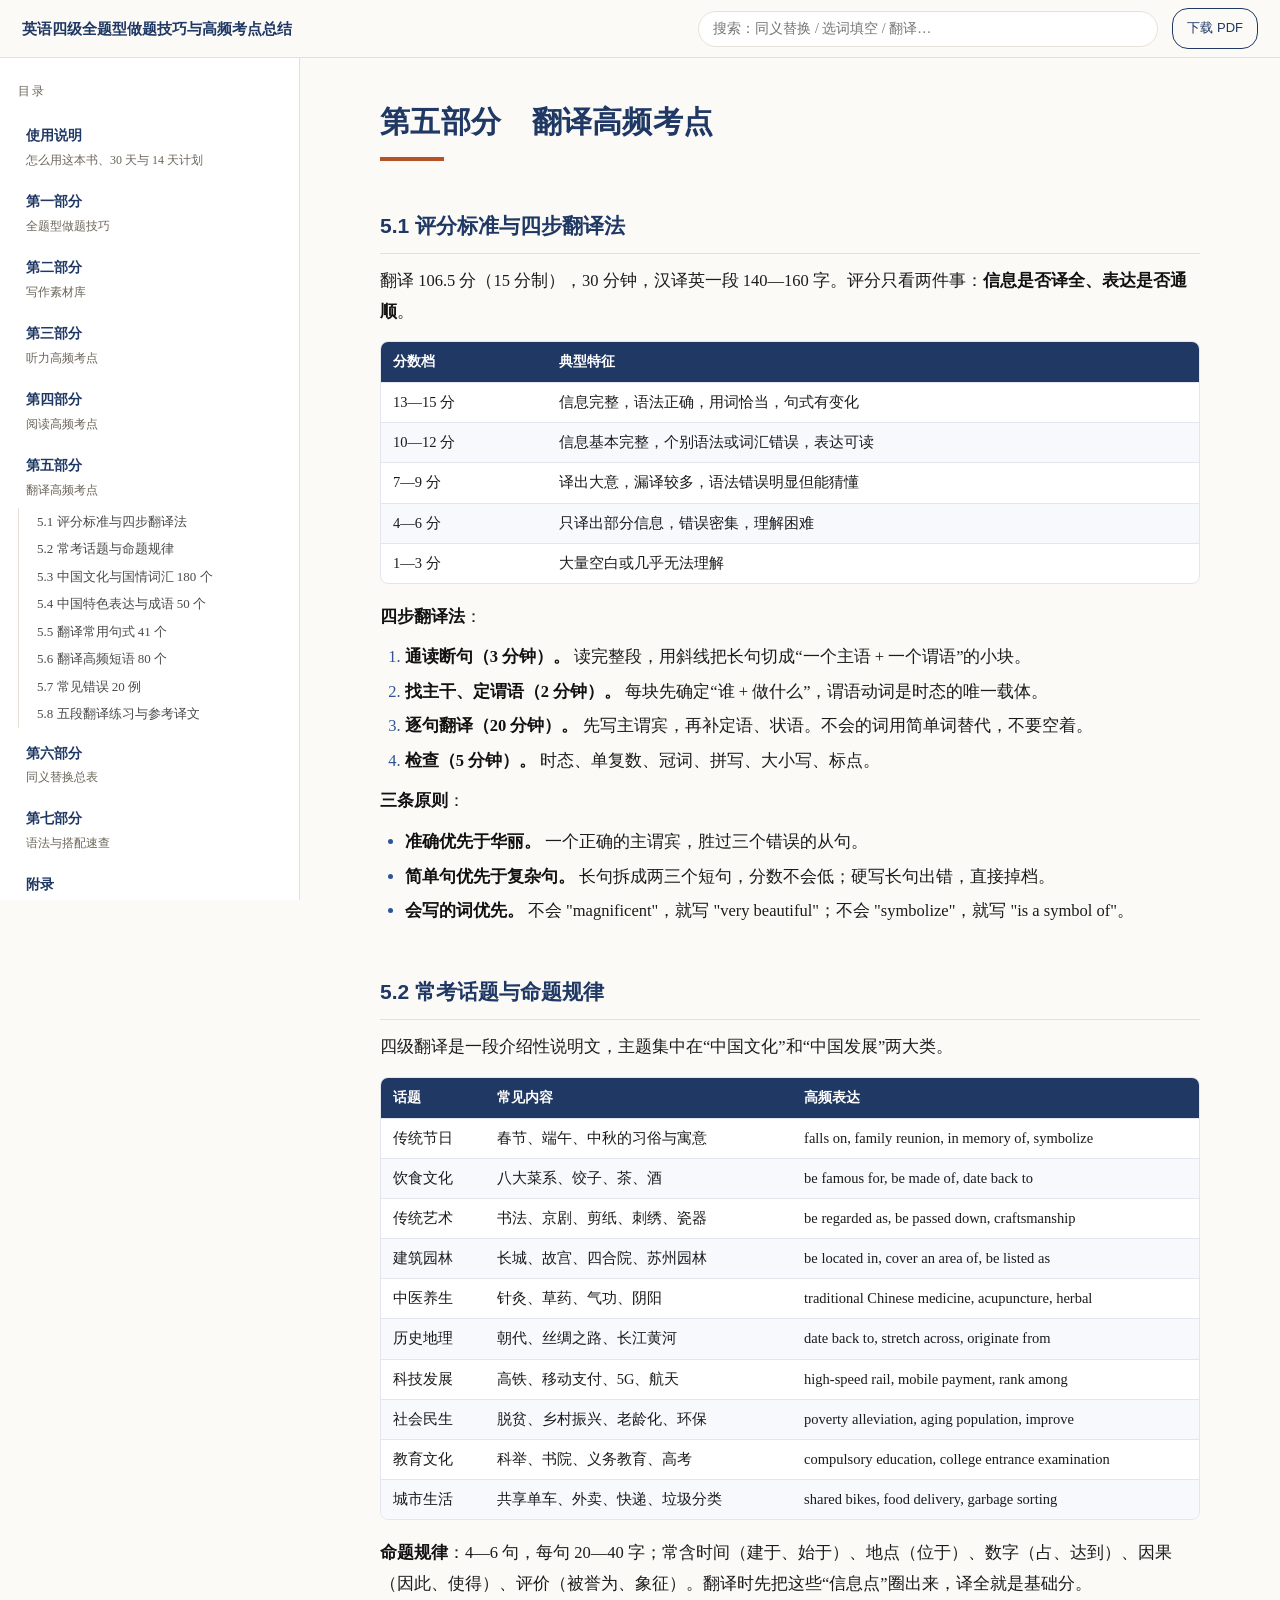
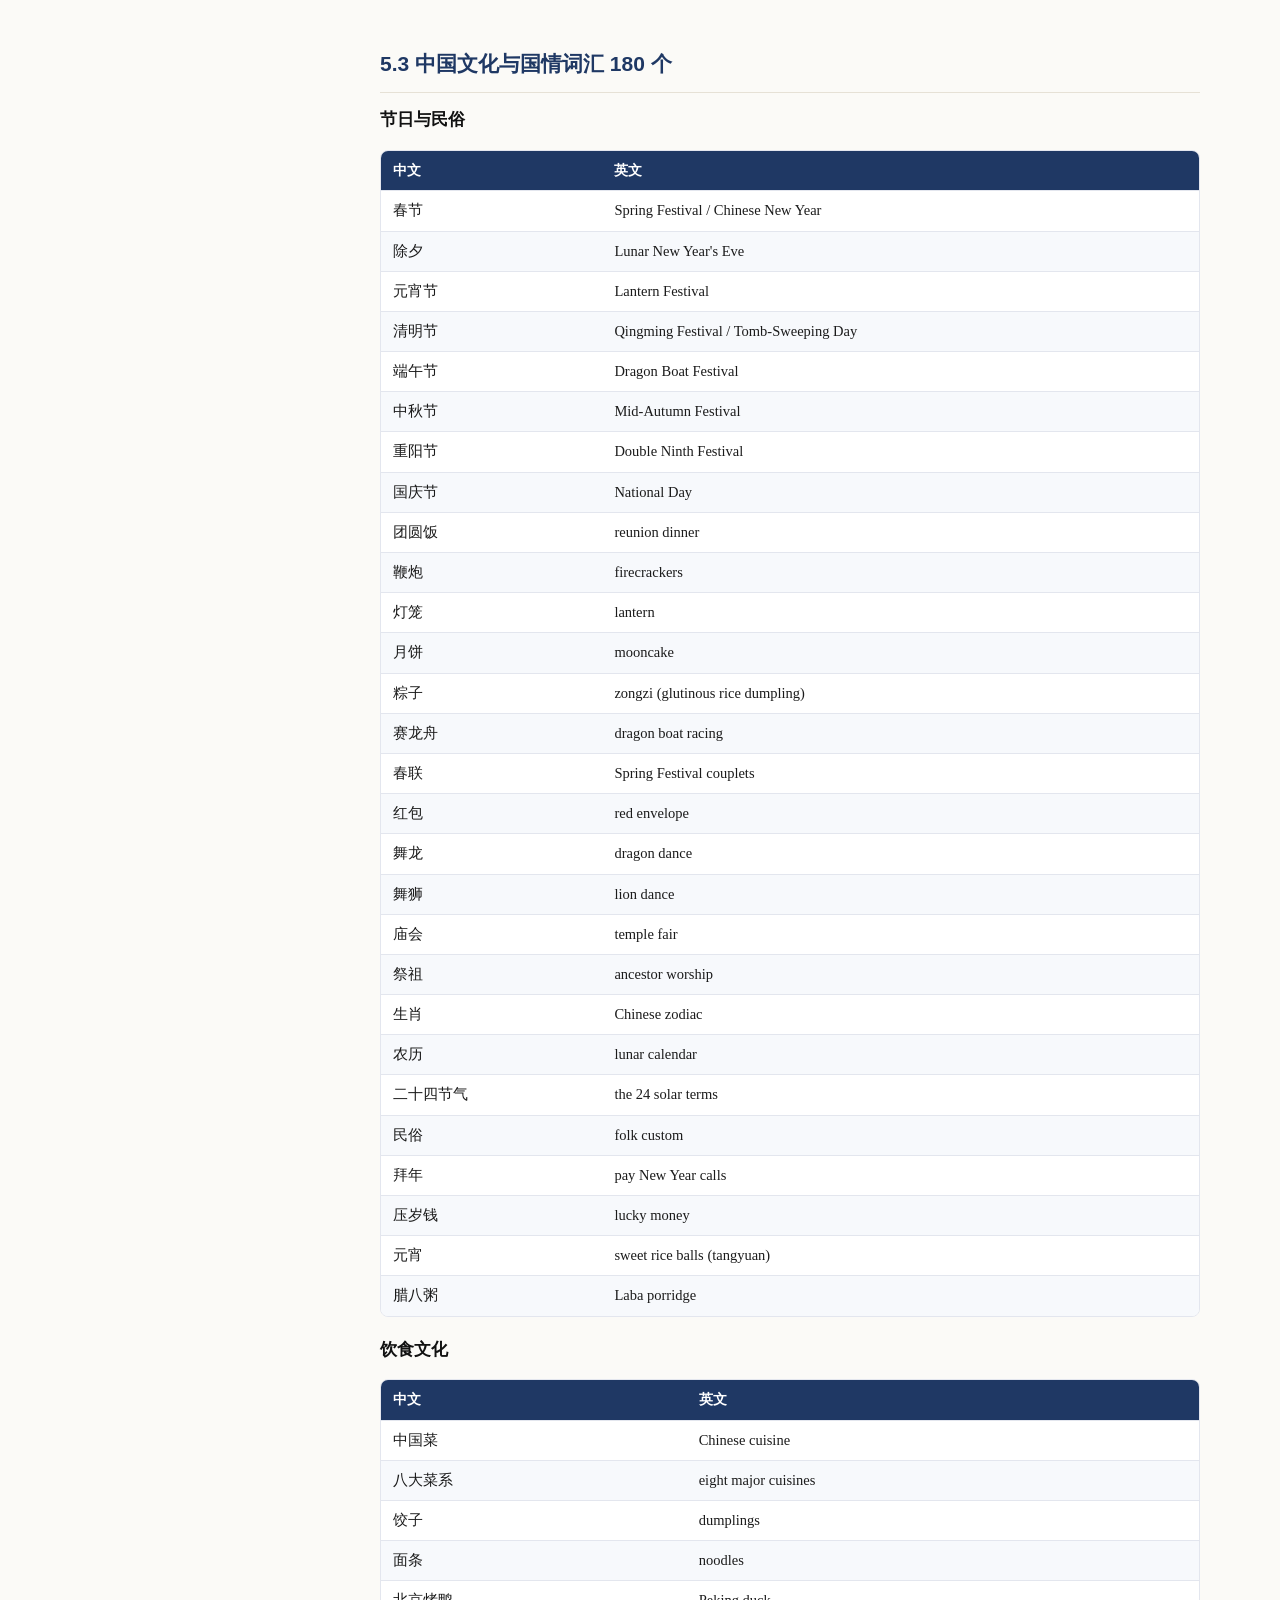
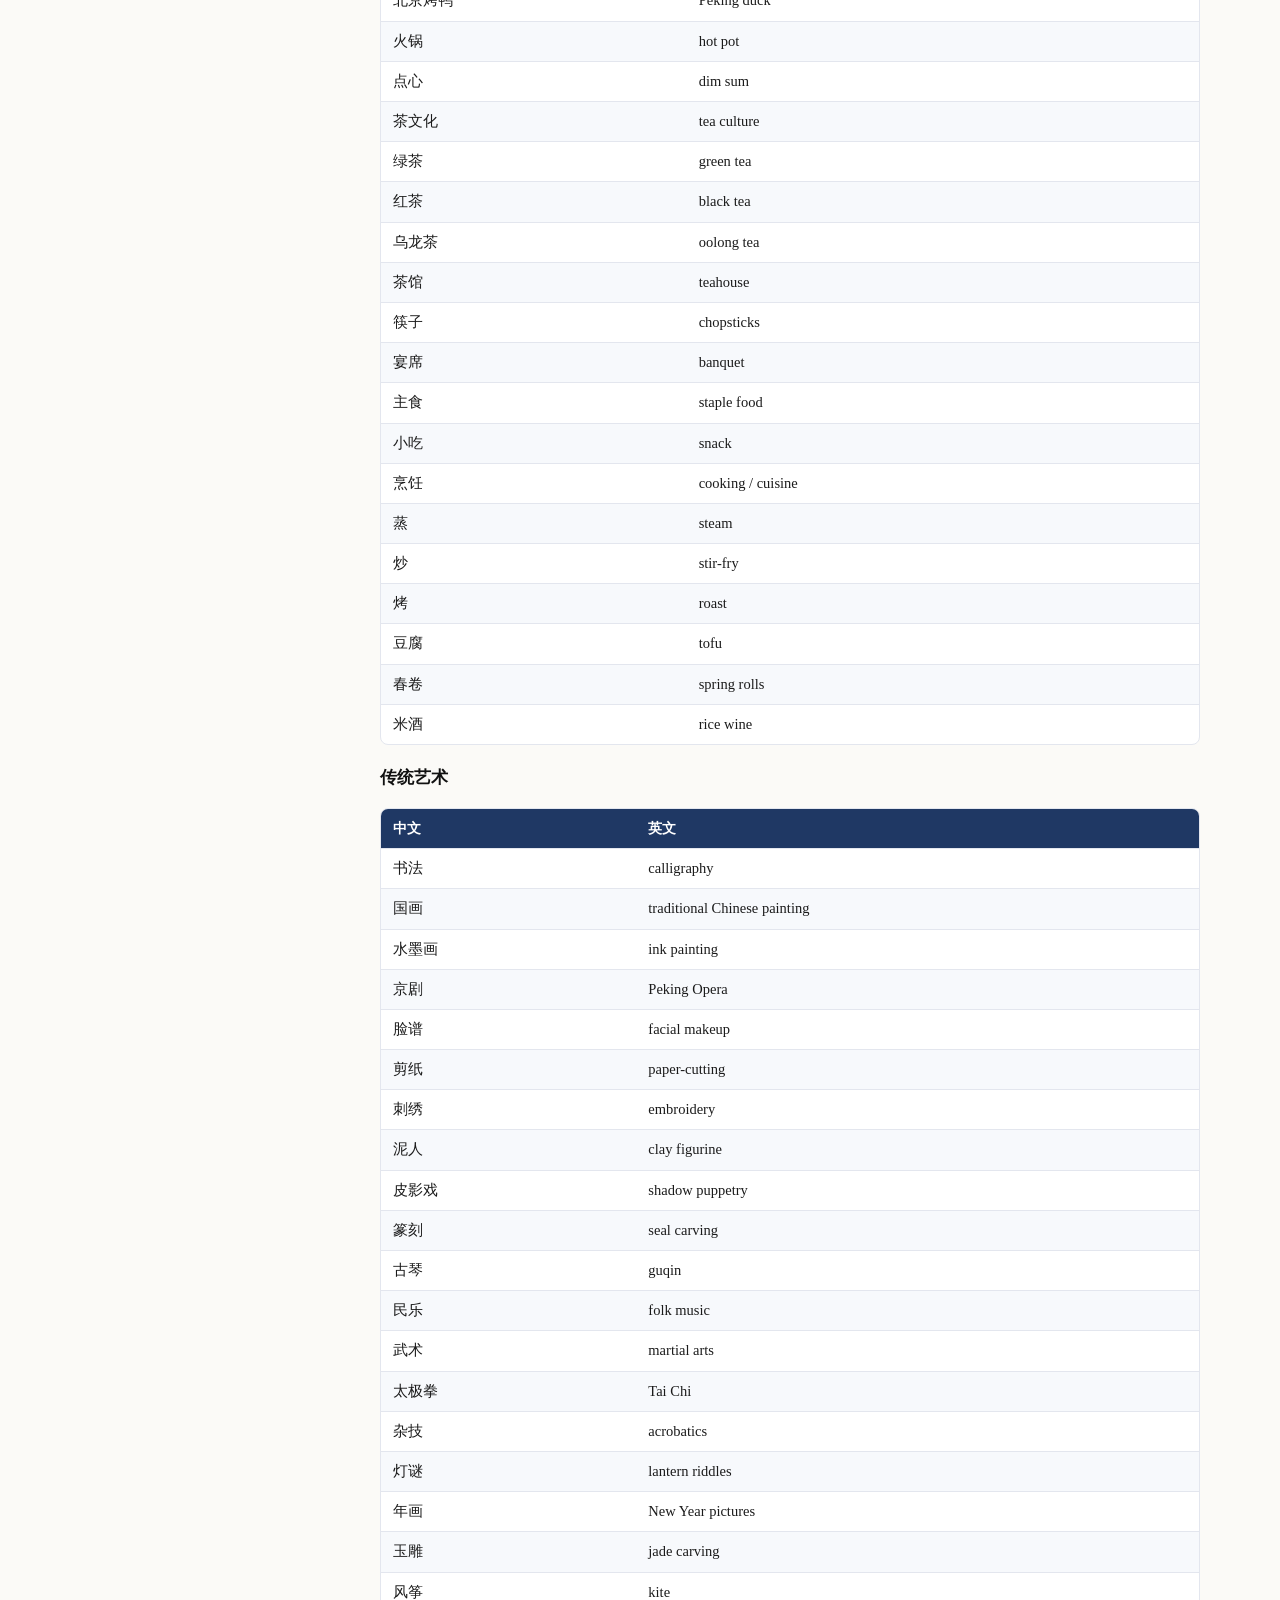
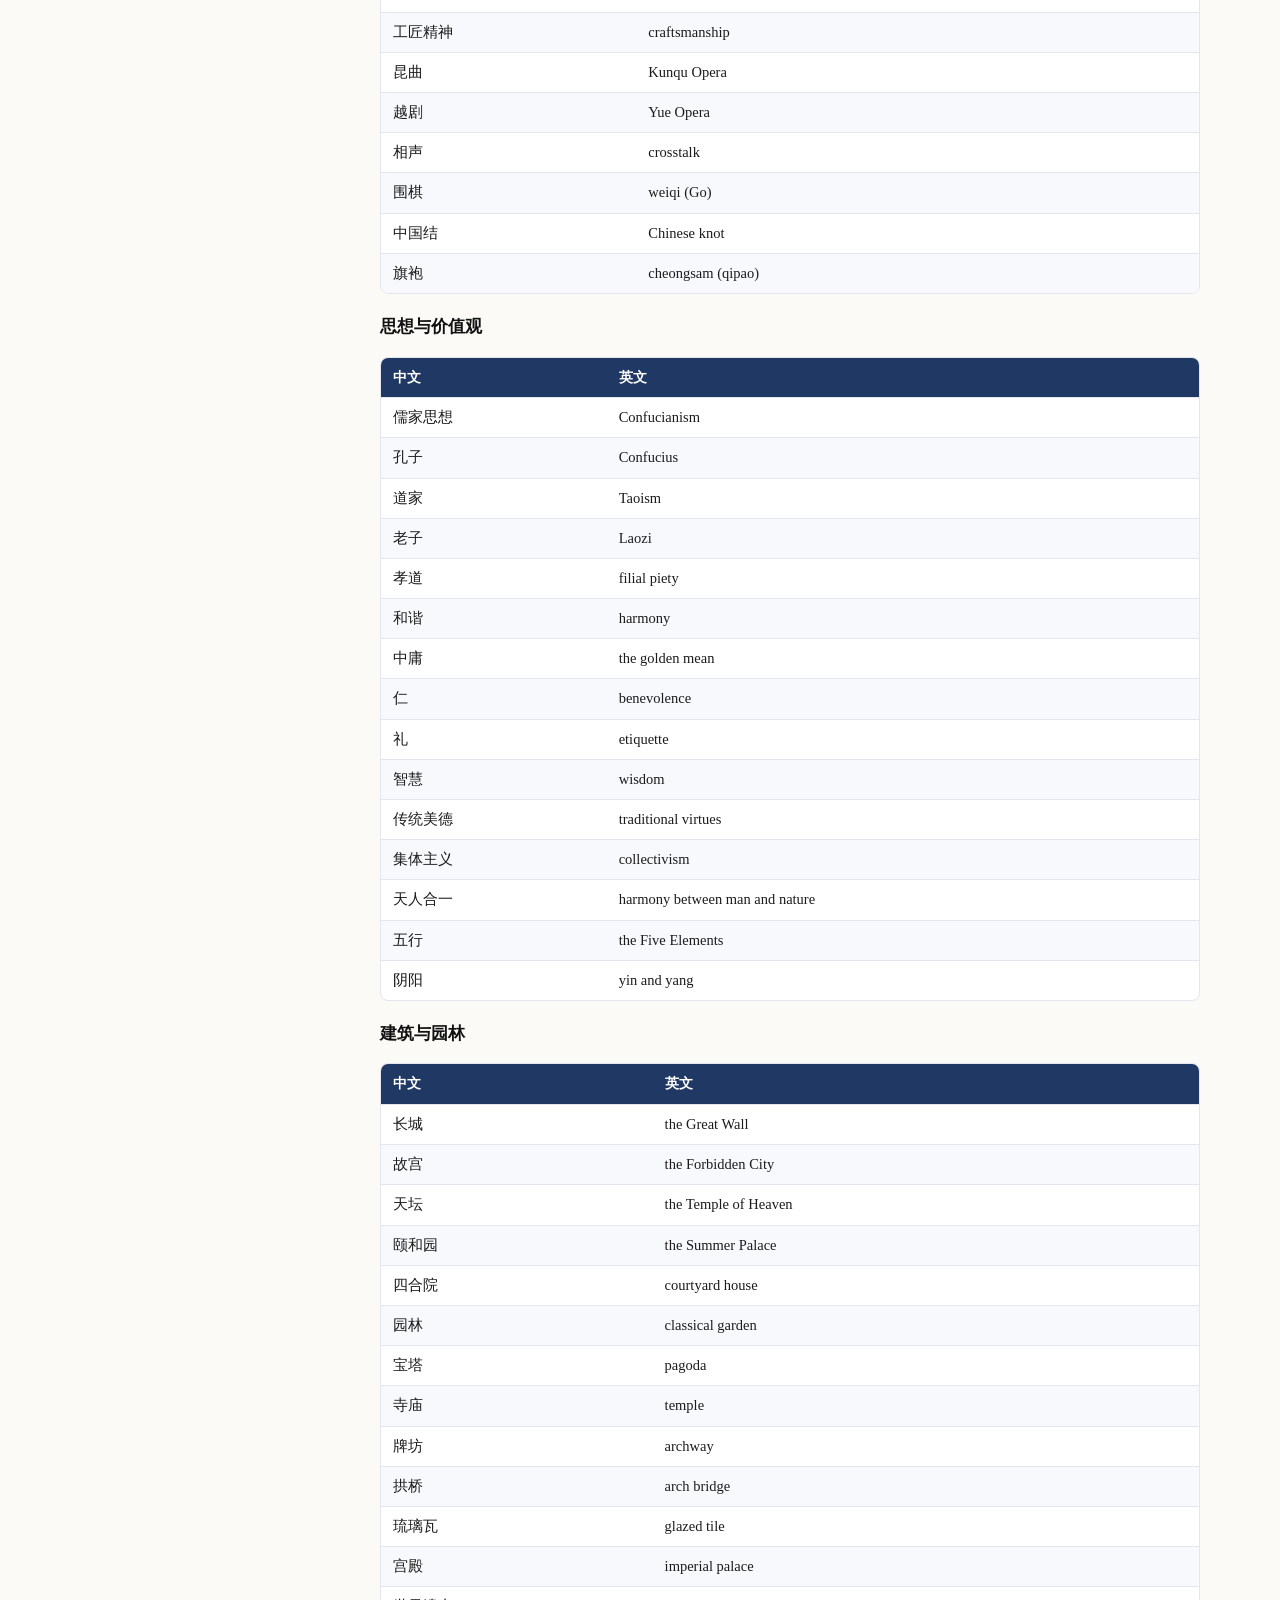
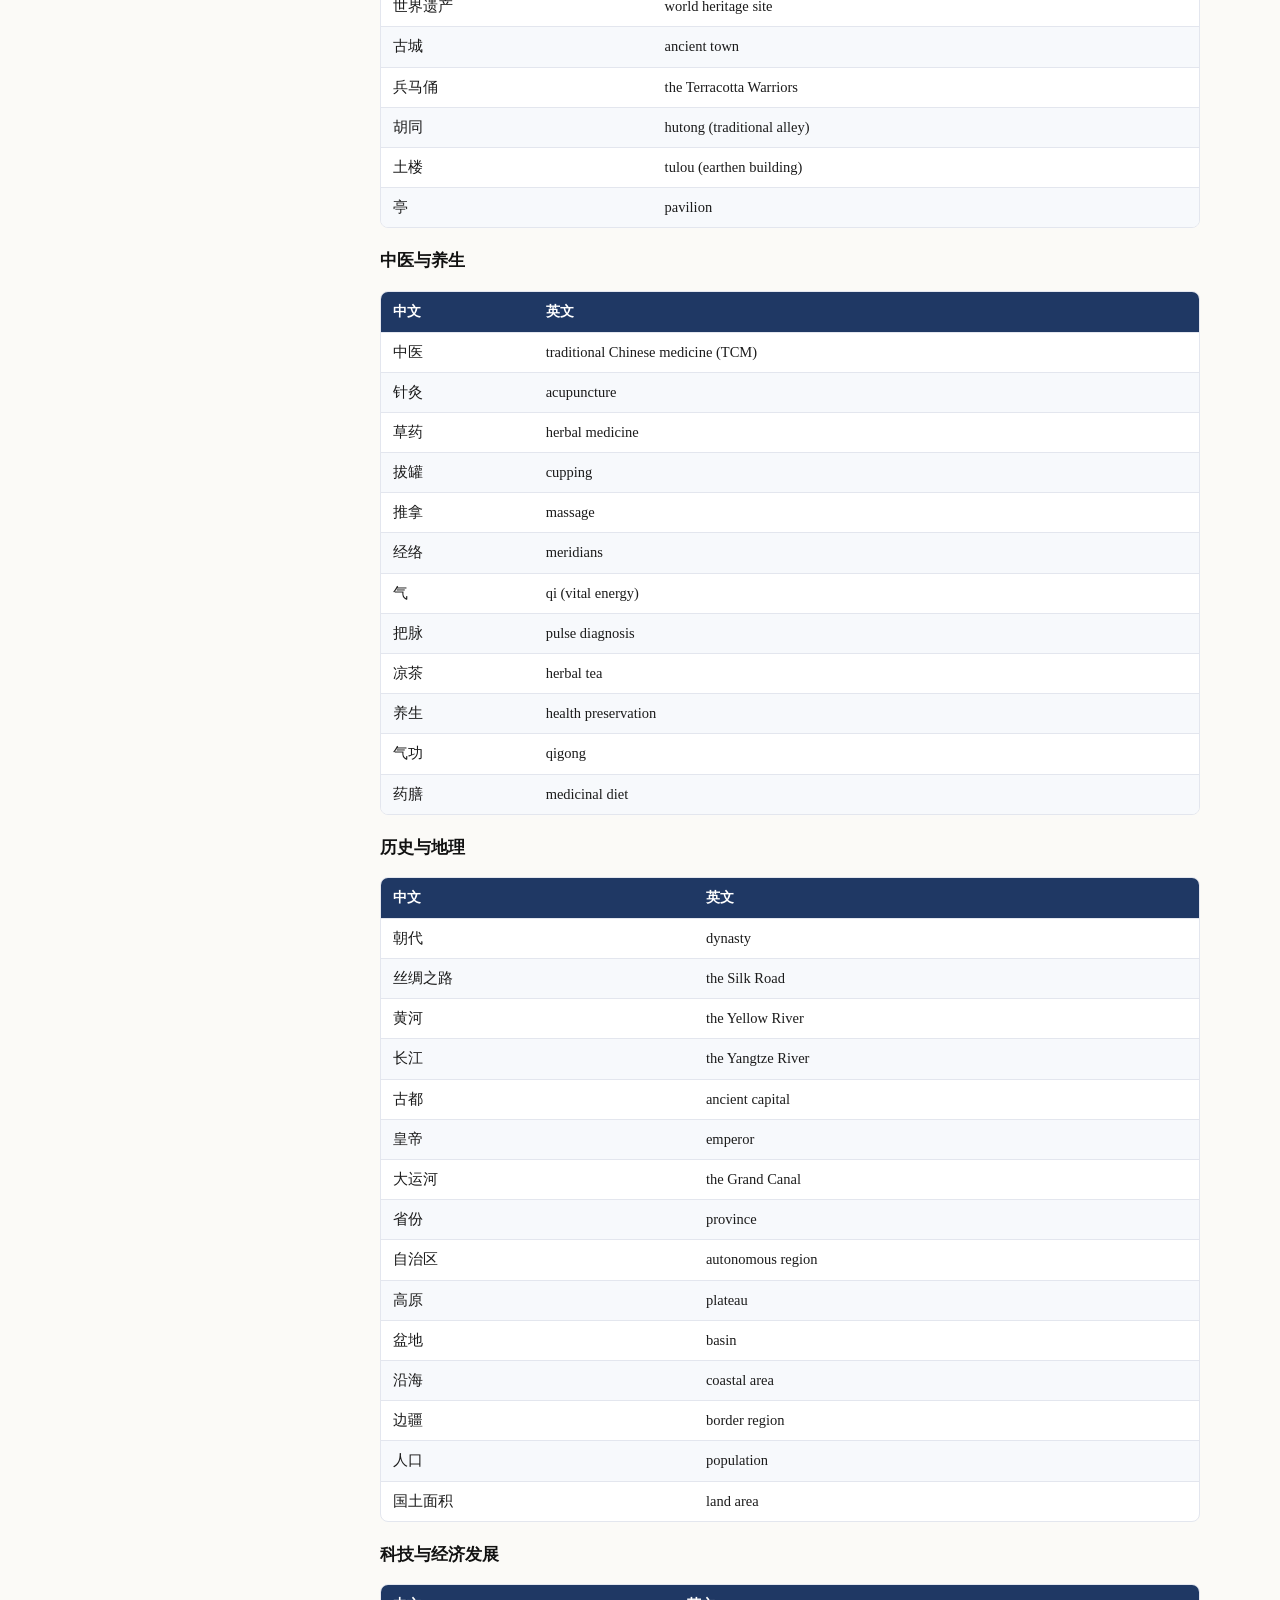
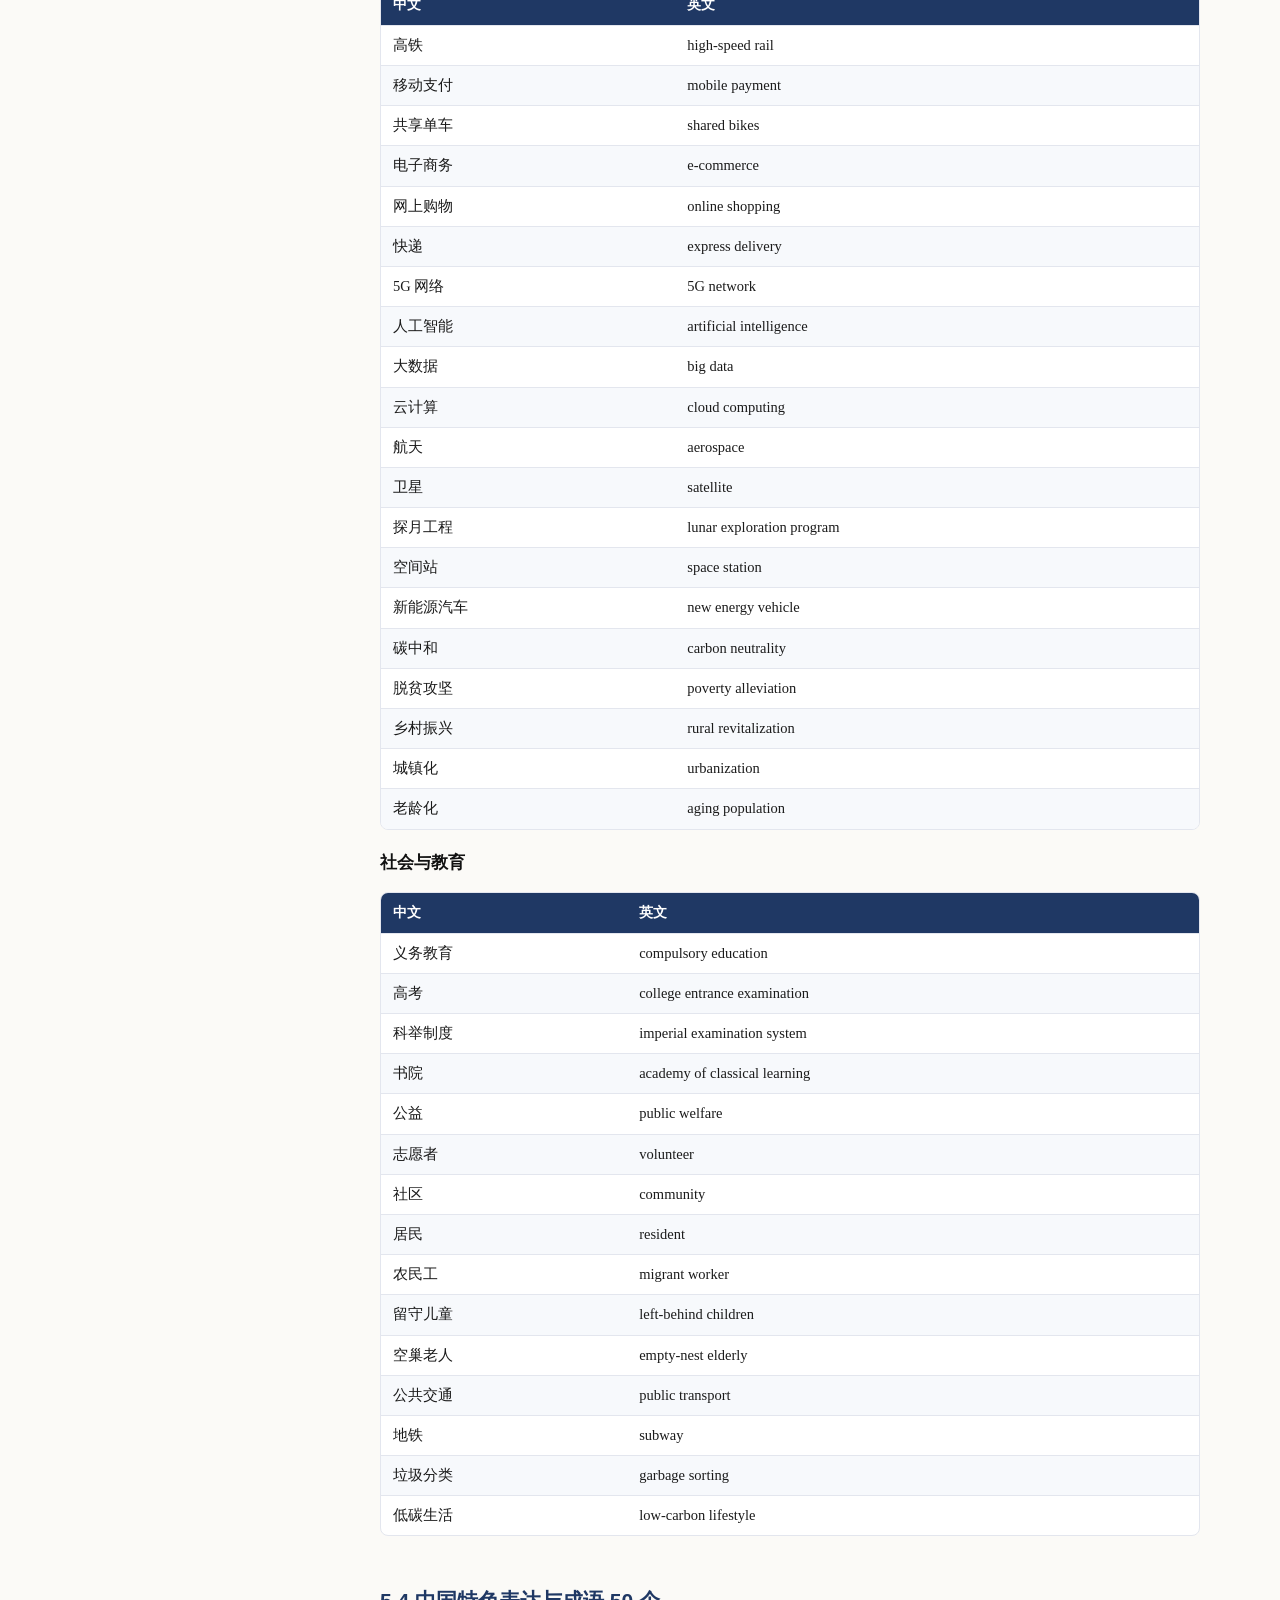
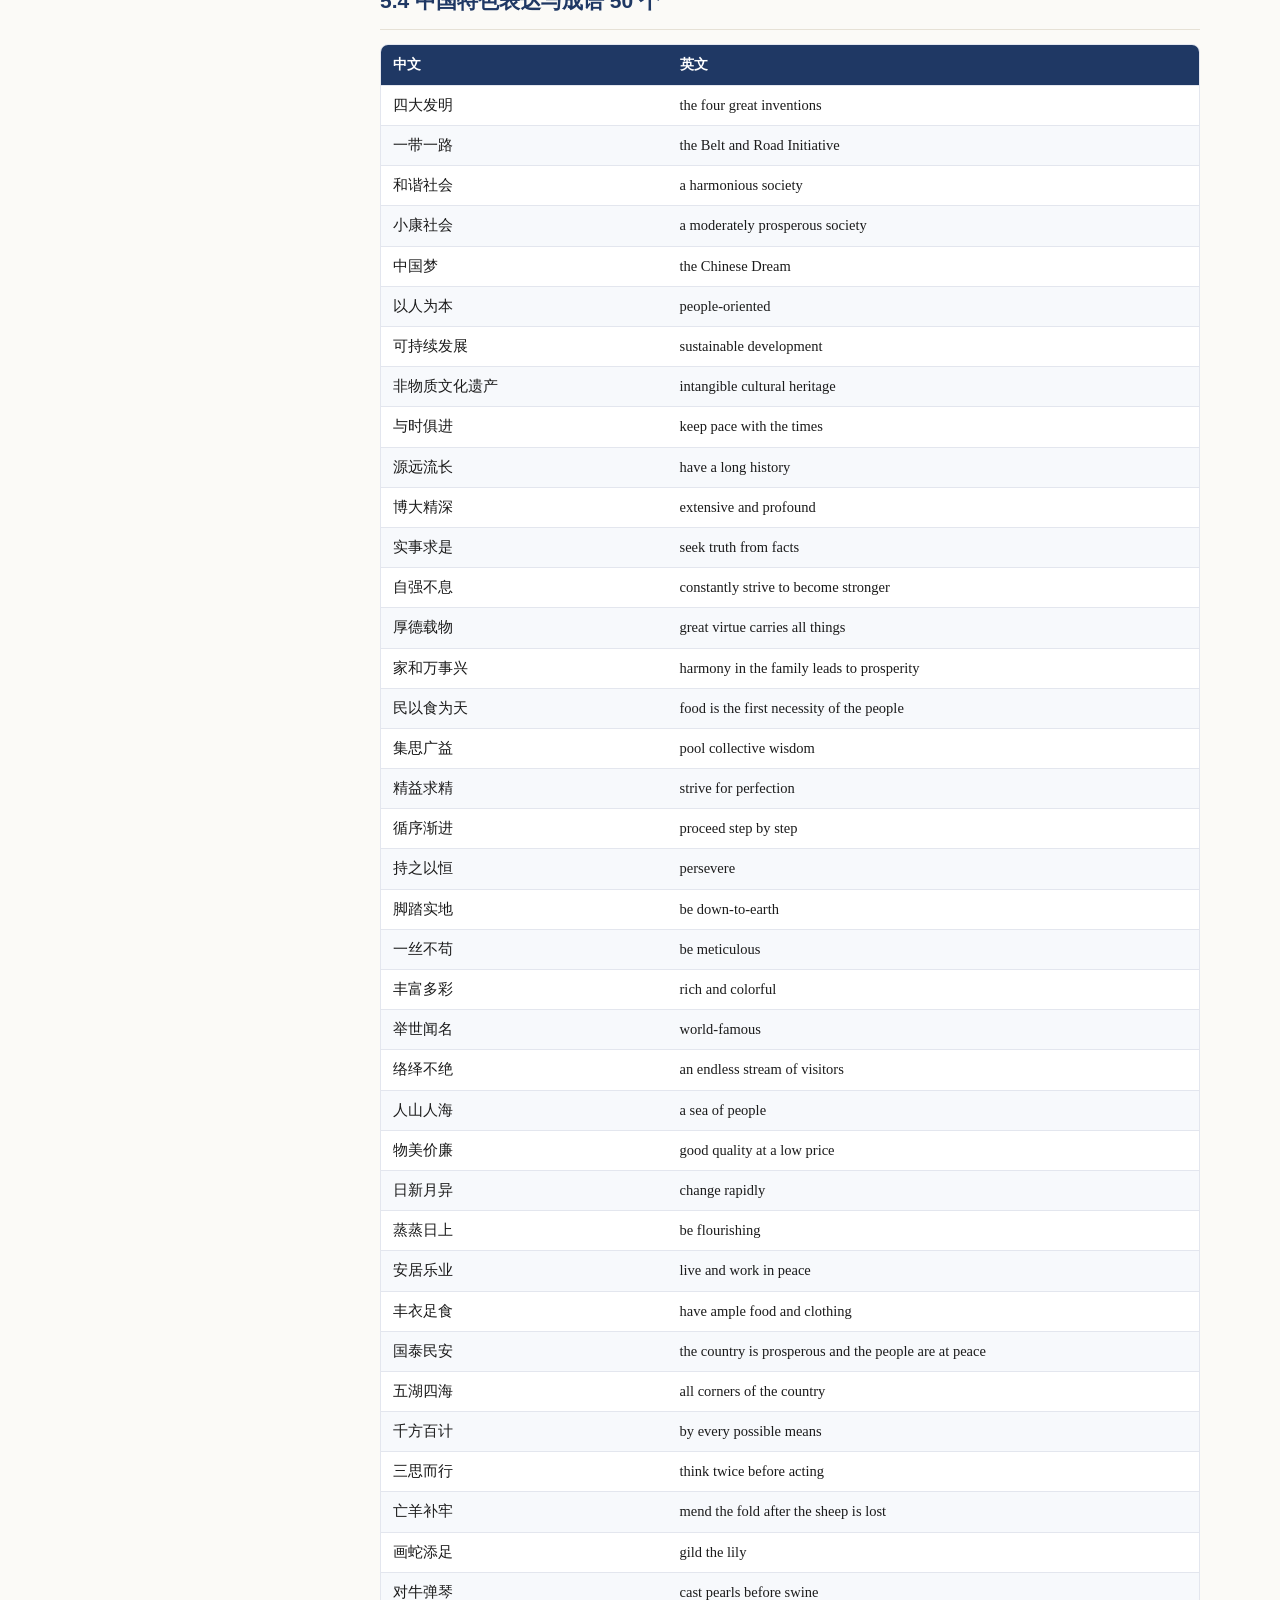
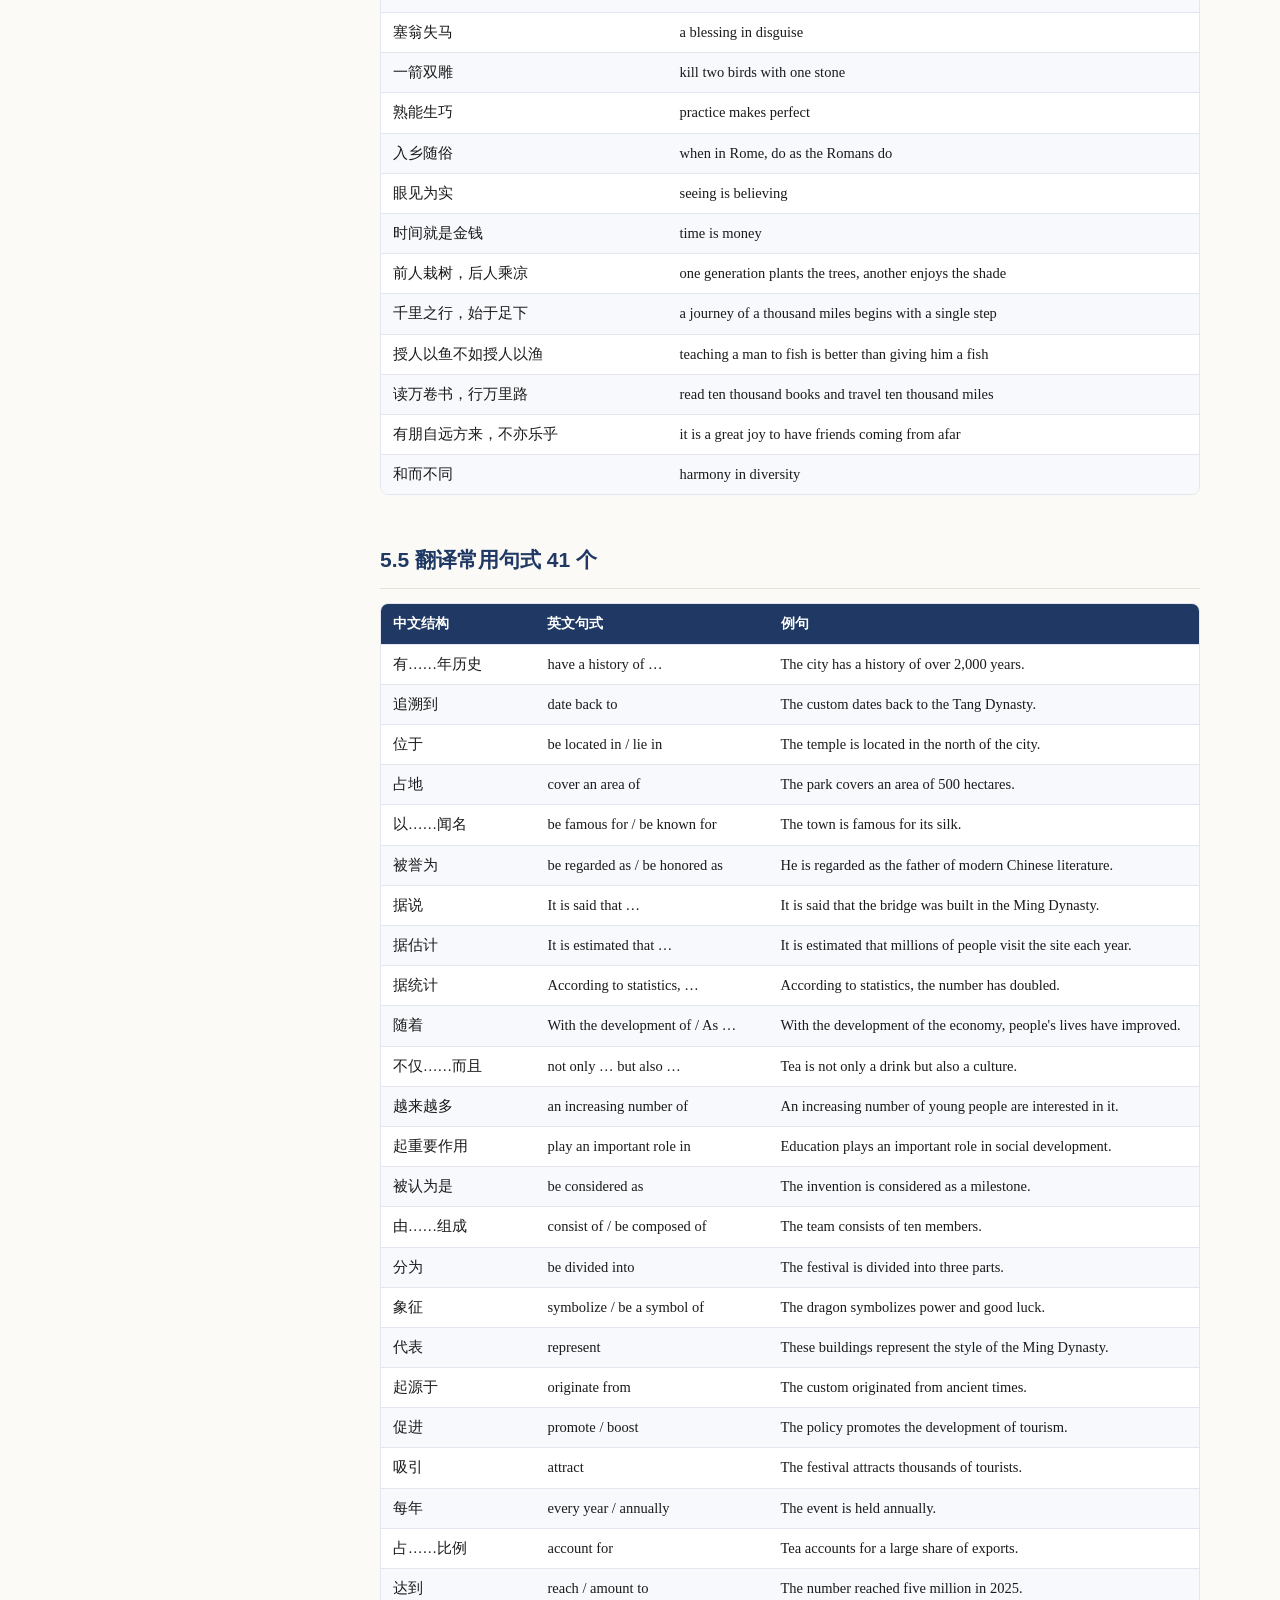
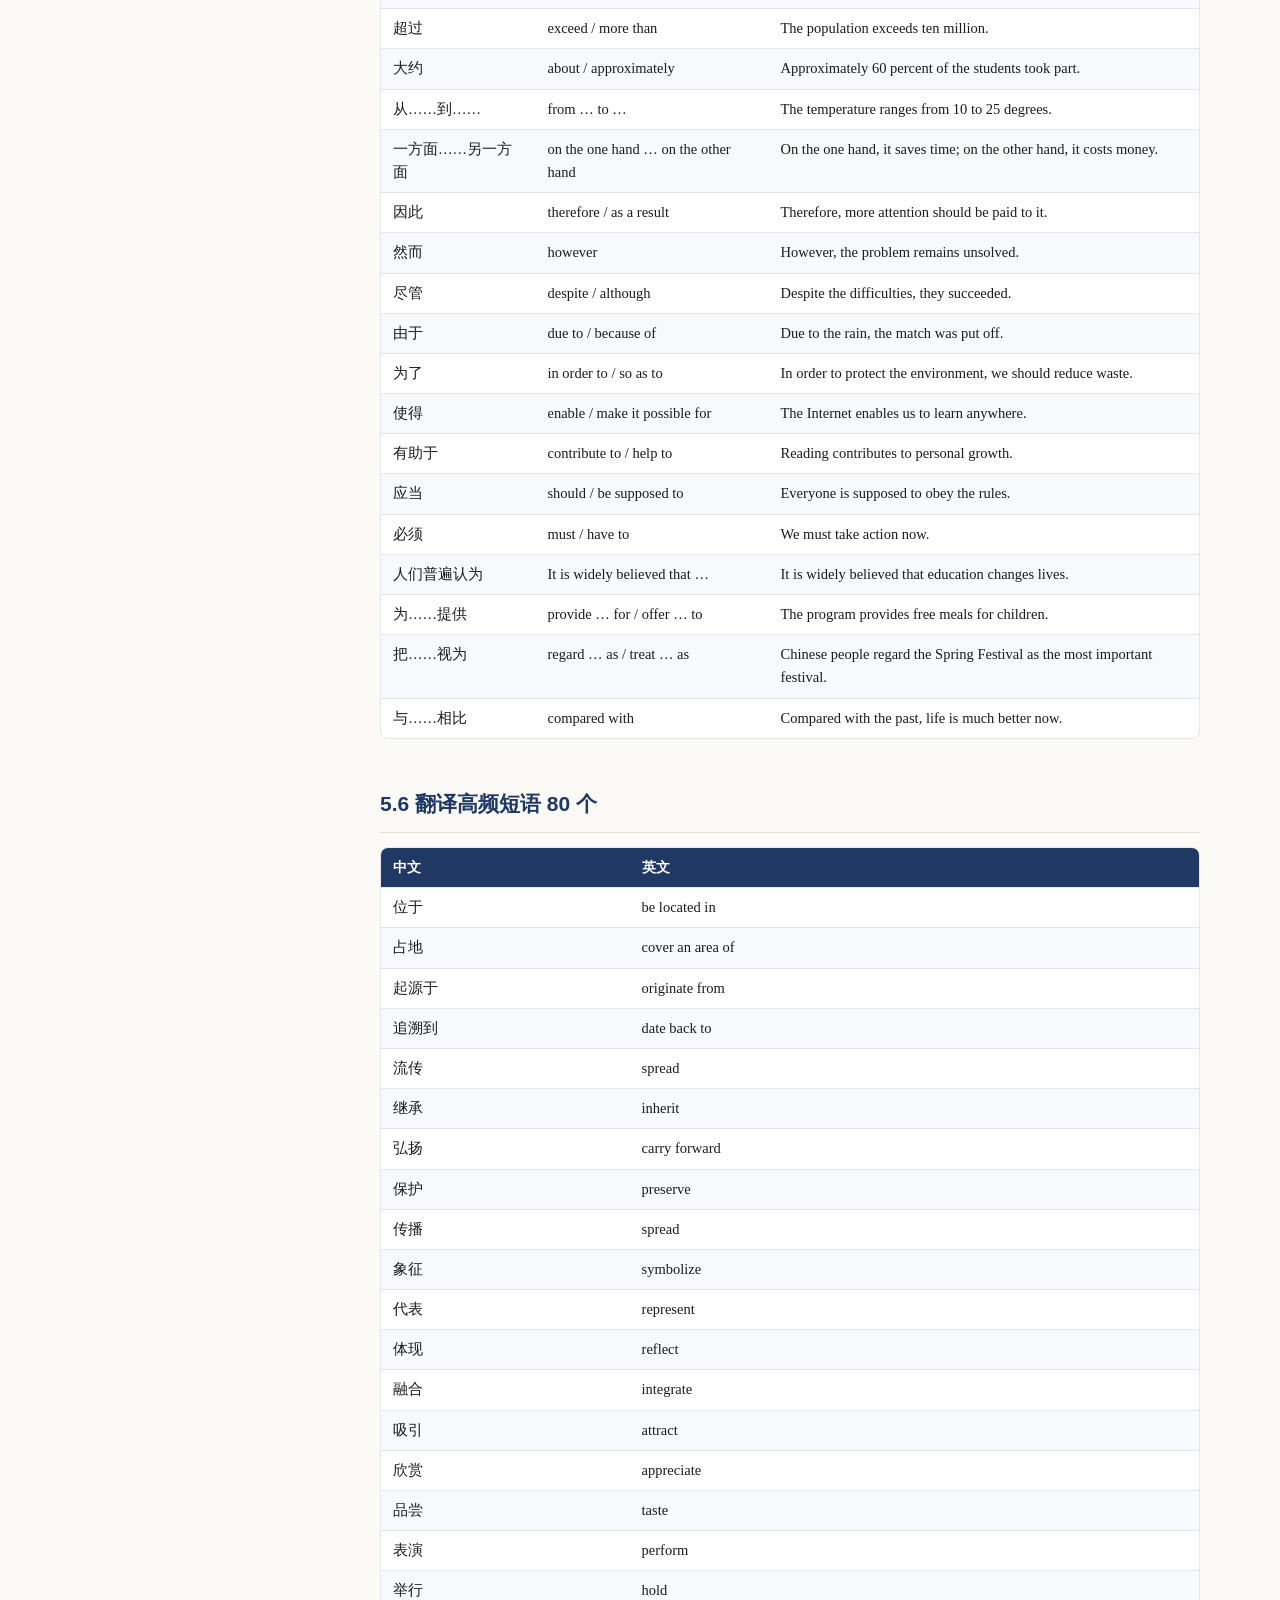
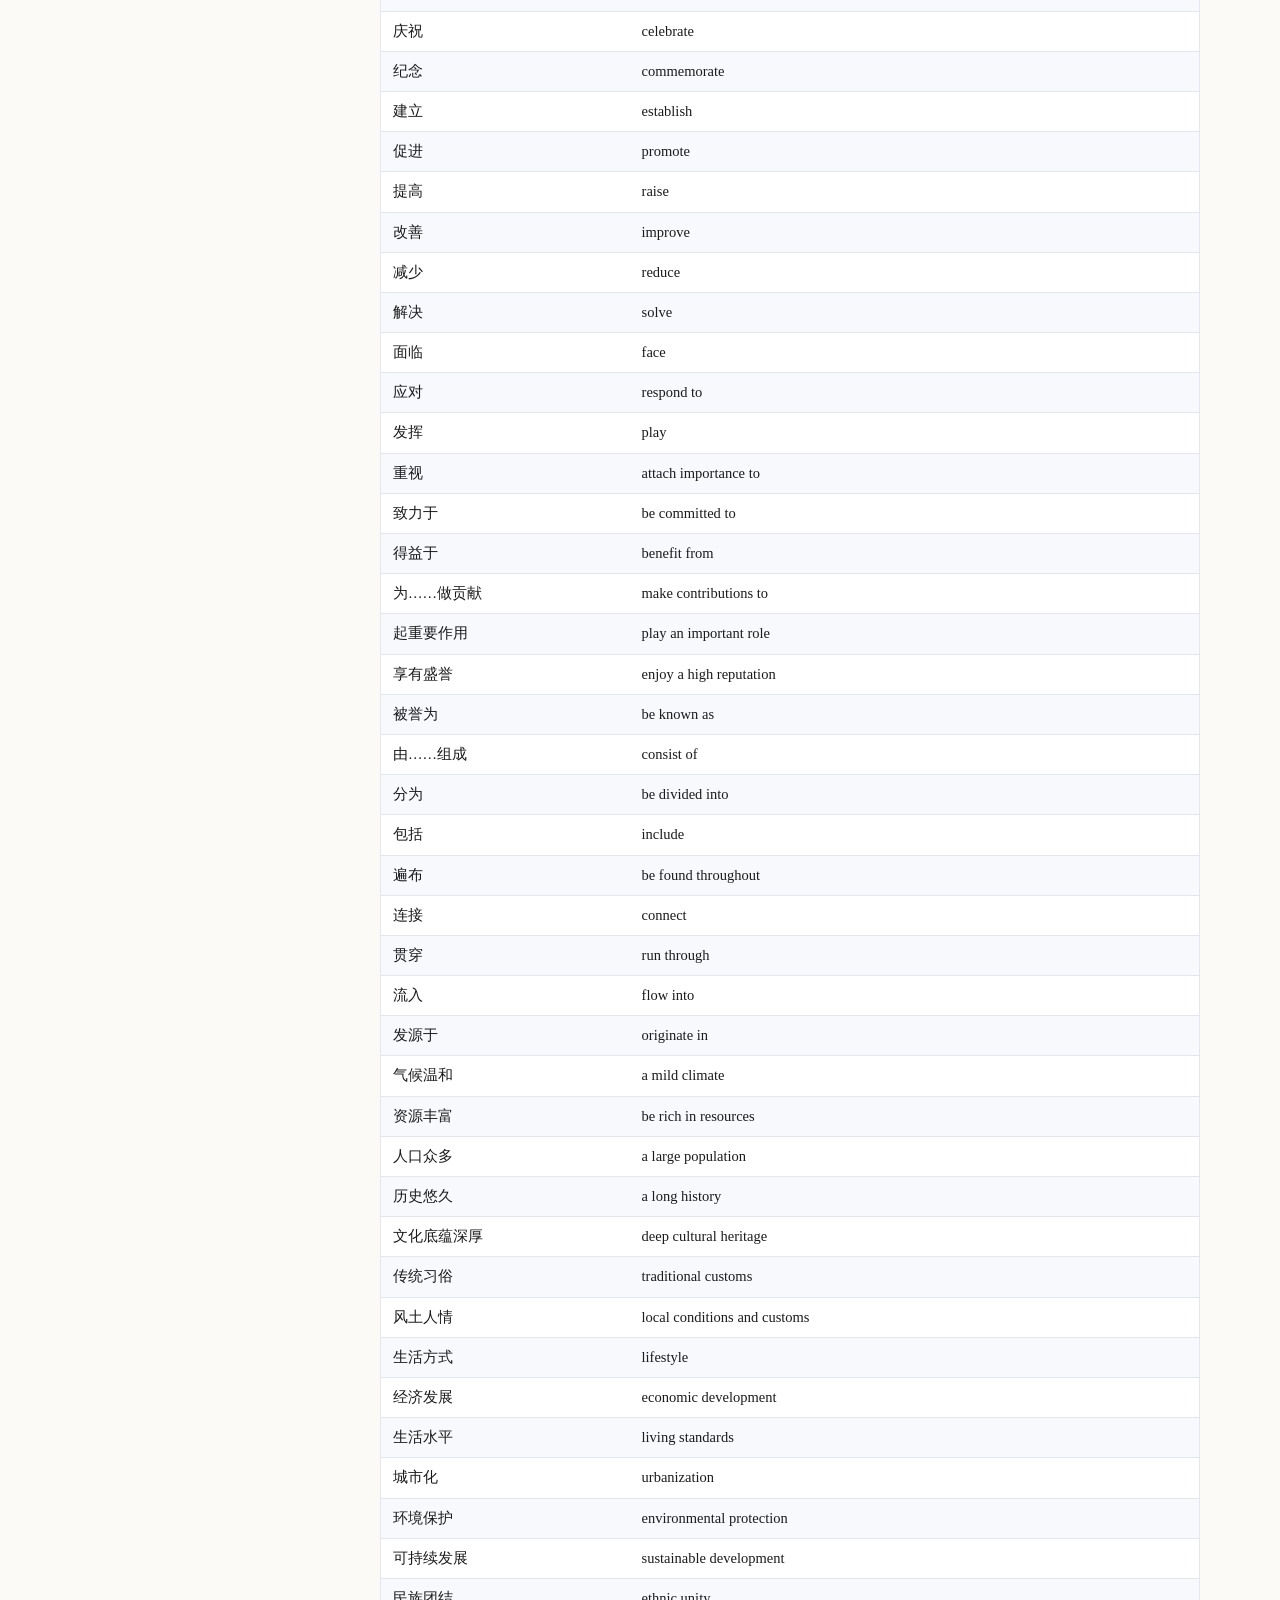
<file: part5.html>
<!doctype html>
<html lang="zh-CN">
<head>
<meta charset="utf-8">
<meta name="viewport" content="width=device-width, initial-scale=1">
<title>第五部分 翻译高频考点 · 英语四级全题型做题技巧与高频考点总结</title>
<meta name="description" content="英语四级全题型做题技巧与高频考点总结：写作、听力、阅读、翻译全题型技巧与高频考点。">
<link rel="stylesheet" href="assets/style.css">
</head>
<body data-page="part5">
<div class="progress" id="progress"></div>
<header class="topbar">
  <button class="menu-btn" id="menuBtn" aria-label="目录">☰</button>
  <a class="brand" href="index.html">英语四级全题型做题技巧与高频考点总结</a>
  <div class="search-box">
    <input id="searchInput" type="search" placeholder="搜索：同义替换 / 选词填空 / 翻译…" autocomplete="off">
  </div>
  <a class="dl" href="assets/cet4-guide.pdf" download>下载 PDF</a>
</header>
<div class="layout">
  <aside class="sidebar" id="sidebar">
    <div class="side-title">目录</div>
    <nav><div class="nav-part"><a class="nav-head" href="intro.html"><span class="nav-label">使用说明</span><span class="nav-desc">怎么用这本书、30 天与 14 天计划</span></a><ul class="nav-sections"><li><a href="intro.html#sec-intro-1">这本书怎么用</a></li><li><a href="intro.html#sec-intro-2">全书结构</a></li><li><a href="intro.html#sec-30-90">30 天计划（每天约 90 分钟）</a></li><li><a href="intro.html#sec-14-120">14 天冲刺（每天约 120 分钟）</a></li><li><a href="intro.html#sec-intro-5">三个本子</a></li><li><a href="intro.html#sec-intro-6">一条最重要的建议</a></li></ul></div><div class="nav-part"><a class="nav-head" href="part1.html"><span class="nav-label">第一部分</span><span class="nav-desc">全题型做题技巧</span></a><ul class="nav-sections"><li><a href="part1.html#sec-1-1">1.1 先看全局：四级考什么、怎么算分</a></li><li><a href="part1.html#sec-1-2">1.2 考场流程与时间分配</a></li><li><a href="part1.html#sec-1-3">1.3 通用底层方法：预读、定位、同义替换、排除</a></li><li><a href="part1.html#sec-1-4-30-12">1.4 写作：30 分钟拿稳 12 分档</a></li><li><a href="part1.html#sec-1-5">1.5 听力：预读、信号词与"所听即所得"的边界</a></li><li><a href="part1.html#sec-1-6">1.6 选词填空：先定词性，再定词义</a></li><li><a href="part1.html#sec-1-7">1.7 长篇阅读：关键词定位与同义改写</a></li><li><a href="part1.html#sec-1-8">1.8 仔细阅读：题干定位、同义替换与干扰项</a></li><li><a href="part1.html#sec-1-9">1.9 翻译：拆句、主干、再装修</a></li><li><a href="part1.html#sec-1-10">1.10 不同目标的分数策略</a></li></ul></div><div class="nav-part"><a class="nav-head" href="part2.html"><span class="nav-label">第二部分</span><span class="nav-desc">写作素材库</span></a><ul class="nav-sections"><li><a href="part2.html#sec-2-1">2.1 评分标准与阅卷逻辑</a></li><li><a href="part2.html#sec-2-2">2.2 六类作文的万能框架</a></li><li><a href="part2.html#sec-2-3-20">2.3 开头段 20 句</a></li><li><a href="part2.html#sec-2-4">2.4 主体段：六类功能句</a></li><li><a href="part2.html#sec-2-5-15">2.5 结尾段 15 句</a></li><li><a href="part2.html#sec-2-6-30">2.6 高分语法结构 30 个</a></li><li><a href="part2.html#sec-2-7">2.7 按话题的常用短语与词伙</a></li><li><a href="part2.html#sec-2-8">2.8 过渡词与常用副词</a></li><li><a href="part2.html#sec-2-9">2.9 可引用的名言与数据表达</a></li><li><a href="part2.html#sec-2-10">2.10 高分替换词表</a></li><li><a href="part2.html#sec-2-11">2.11 十个高频话题的观点库</a></li><li><a href="part2.html#sec-2-12">2.12 四篇范文与点评</a></li><li><a href="part2.html#sec-2-13-30">2.13 中式英语 30 例（错 → 对）</a></li></ul></div><div class="nav-part"><a class="nav-head" href="part3.html"><span class="nav-label">第三部分</span><span class="nav-desc">听力高频考点</span></a><ul class="nav-sections"><li><a href="part3.html#sec-3-1">3.1 语音现象与"听不清"的真相</a></li><li><a href="part3.html#sec-3-2">3.2 短篇新闻：倒金字塔与高频词</a></li><li><a href="part3.html#sec-3-3">3.3 长对话：问答结构与场景词</a></li><li><a href="part3.html#sec-3-4">3.4 听力篇章：结构与信号词</a></li><li><a href="part3.html#sec-3-5">3.5 十五类场景词汇</a></li><li><a href="part3.html#sec-3-6-100">3.6 听力高频短语与习语 100 条</a></li><li><a href="part3.html#sec-3-7-60">3.7 听力同义替换 60 组</a></li><li><a href="part3.html#sec-3-8">3.8 数字、时间、价格与计算</a></li><li><a href="part3.html#sec-3-9">3.9 没听懂时的补救与蒙题策略</a></li></ul></div><div class="nav-part"><a class="nav-head" href="part4.html"><span class="nav-label">第四部分</span><span class="nav-desc">阅读高频考点</span></a><ul class="nav-sections"><li><a href="part4.html#sec-4-1">4.1 选词填空：语法判定十则</a></li><li><a href="part4.html#sec-4-2">4.2 选词填空高频词表</a></li><li><a href="part4.html#sec-4-3">4.3 长篇阅读：定位词与同义改写</a></li><li><a href="part4.html#sec-4-4">4.4 仔细阅读：六类题型与五种干扰项</a></li><li><a href="part4.html#sec-4-5-20">4.5 长难句拆解 20 例</a></li><li><a href="part4.html#sec-4-6-120">4.6 阅读同义词 120 组</a></li><li><a href="part4.html#sec-4-7-60">4.7 同义短语 60 组</a></li><li><a href="part4.html#sec-4-8-71">4.8 高频短语动词 71 个</a></li><li><a href="part4.html#sec-4-9-36">4.9 易混词辨析 36 组</a></li></ul></div><div class="nav-part active"><a class="nav-head" href="part5.html"><span class="nav-label">第五部分</span><span class="nav-desc">翻译高频考点</span></a><ul class="nav-sections"><li><a href="part5.html#sec-5-1">5.1 评分标准与四步翻译法</a></li><li><a href="part5.html#sec-5-2">5.2 常考话题与命题规律</a></li><li><a href="part5.html#sec-5-3-180">5.3 中国文化与国情词汇 180 个</a></li><li><a href="part5.html#sec-5-4-50">5.4 中国特色表达与成语 50 个</a></li><li><a href="part5.html#sec-5-5-41">5.5 翻译常用句式 41 个</a></li><li><a href="part5.html#sec-5-6-80">5.6 翻译高频短语 80 个</a></li><li><a href="part5.html#sec-5-7-20">5.7 常见错误 20 例</a></li><li><a href="part5.html#sec-5-8">5.8 五段翻译练习与参考译文</a></li></ul></div><div class="nav-part"><a class="nav-head" href="part6.html"><span class="nav-label">第六部分</span><span class="nav-desc">同义替换总表</span></a><ul class="nav-sections"><li><a href="part6.html#sec-6-1-62">6.1 动词同义替换 62 组</a></li><li><a href="part6.html#sec-6-2-40">6.2 名词同义替换 40 组</a></li><li><a href="part6.html#sec-6-3-50">6.3 形容词与副词同义替换 50 组</a></li><li><a href="part6.html#sec-6-4-40">6.4 句式级同义替换 40 组</a></li><li><a href="part6.html#sec-6-5-44">6.5 熟词僻义 44 个</a></li><li><a href="part6.html#sec-6-6">6.6 常见前缀、后缀与构词</a></li></ul></div><div class="nav-part"><a class="nav-head" href="part7.html"><span class="nav-label">第七部分</span><span class="nav-desc">语法与搭配速查</span></a><ul class="nav-sections"><li><a href="part7.html#sec-7-1">7.1 时态与语态</a></li><li><a href="part7.html#sec-7-2">7.2 非谓语动词</a></li><li><a href="part7.html#sec-7-3">7.3 定语从句</a></li><li><a href="part7.html#sec-7-4">7.4 名词性从句</a></li><li><a href="part7.html#sec-7-5">7.5 状语从句</a></li><li><a href="part7.html#sec-7-6">7.6 虚拟语气</a></li><li><a href="part7.html#sec-7-7">7.7 倒装、强调与省略</a></li><li><a href="part7.html#sec-7-8">7.8 主谓一致与比较结构</a></li><li><a href="part7.html#sec-7-9-80">7.9 固定搭配 80 组</a></li></ul></div><div class="nav-part"><a class="nav-head" href="appendix.html"><span class="nav-label">附录</span><span class="nav-desc">考前清单与速查表</span></a><ul class="nav-sections"><li><a href="appendix.html#sec-A-7">A. 考前 7 天清单</a></li><li><a href="appendix.html#sec-B-10">B. 考场 10 条</a></li><li><a href="appendix.html#sec-C-30">C. 高频易错拼写 30 个</a></li><li><a href="appendix.html#sec-D-24">D. 常见不规则动词 24 个</a></li><li><a href="appendix.html#sec-E">E. 最后三句话</a></li></ul></div></nav>
    <div class="side-foot">
      <a href="assets/cet4-guide.docx" download>Word 版</a>
      <a href="https://github.com/1wozhenfule/cet4-guide" target="_blank" rel="noopener">GitHub</a>
    </div>
  </aside>
  <main class="main">
    <article class="article">
      <h1>第五部分　翻译高频考点</h1>
<h2 id="sec-5-1">5.1 评分标准与四步翻译法<a class="anchor" href="#sec-5-1" aria-label="链接">#</a></h2>
<p>翻译 106.5 分（15 分制），30 分钟，汉译英一段 140—160 字。评分只看两件事：<strong>信息是否译全、表达是否通顺</strong>。</p>
<div class="table-wrap"><table><thead><tr><th>分数档</th><th>典型特征</th></tr></thead><tbody><tr><td>13—15 分</td><td>信息完整，语法正确，用词恰当，句式有变化</td></tr><tr><td>10—12 分</td><td>信息基本完整，个别语法或词汇错误，表达可读</td></tr><tr><td>7—9 分</td><td>译出大意，漏译较多，语法错误明显但能猜懂</td></tr><tr><td>4—6 分</td><td>只译出部分信息，错误密集，理解困难</td></tr><tr><td>1—3 分</td><td>大量空白或几乎无法理解</td></tr></tbody></table></div>
<p><strong>四步翻译法</strong>：</p>
<ol><li><strong>通读断句（3 分钟）。</strong> 读完整段，用斜线把长句切成“一个主语 + 一个谓语”的小块。</li><li><strong>找主干、定谓语（2 分钟）。</strong> 每块先确定“谁 + 做什么”，谓语动词是时态的唯一载体。</li><li><strong>逐句翻译（20 分钟）。</strong> 先写主谓宾，再补定语、状语。不会的词用简单词替代，不要空着。</li><li><strong>检查（5 分钟）。</strong> 时态、单复数、冠词、拼写、大小写、标点。</li></ol>
<p><strong>三条原则</strong>：</p>
<ul><li><strong>准确优先于华丽。</strong> 一个正确的主谓宾，胜过三个错误的从句。</li><li><strong>简单句优先于复杂句。</strong> 长句拆成两三个短句，分数不会低；硬写长句出错，直接掉档。</li><li><strong>会写的词优先。</strong> 不会 "magnificent"，就写 "very beautiful"；不会 "symbolize"，就写 "is a symbol of"。</li></ul>
<h2 id="sec-5-2">5.2 常考话题与命题规律<a class="anchor" href="#sec-5-2" aria-label="链接">#</a></h2>
<p>四级翻译是一段介绍性说明文，主题集中在“中国文化”和“中国发展”两大类。</p>
<div class="table-wrap"><table><thead><tr><th>话题</th><th>常见内容</th><th>高频表达</th></tr></thead><tbody><tr><td>传统节日</td><td>春节、端午、中秋的习俗与寓意</td><td>falls on, family reunion, in memory of, symbolize</td></tr><tr><td>饮食文化</td><td>八大菜系、饺子、茶、酒</td><td>be famous for, be made of, date back to</td></tr><tr><td>传统艺术</td><td>书法、京剧、剪纸、刺绣、瓷器</td><td>be regarded as, be passed down, craftsmanship</td></tr><tr><td>建筑园林</td><td>长城、故宫、四合院、苏州园林</td><td>be located in, cover an area of, be listed as</td></tr><tr><td>中医养生</td><td>针灸、草药、气功、阴阳</td><td>traditional Chinese medicine, acupuncture, herbal</td></tr><tr><td>历史地理</td><td>朝代、丝绸之路、长江黄河</td><td>date back to, stretch across, originate from</td></tr><tr><td>科技发展</td><td>高铁、移动支付、5G、航天</td><td>high-speed rail, mobile payment, rank among</td></tr><tr><td>社会民生</td><td>脱贫、乡村振兴、老龄化、环保</td><td>poverty alleviation, aging population, improve</td></tr><tr><td>教育文化</td><td>科举、书院、义务教育、高考</td><td>compulsory education, college entrance examination</td></tr><tr><td>城市生活</td><td>共享单车、外卖、快递、垃圾分类</td><td>shared bikes, food delivery, garbage sorting</td></tr></tbody></table></div>
<p><strong>命题规律</strong>：4—6 句，每句 20—40 字；常含时间（建于、始于）、地点（位于）、数字（占、达到）、因果（因此、使得）、评价（被誉为、象征）。翻译时先把这些“信息点”圈出来，译全就是基础分。</p>
<h2 id="sec-5-3-180">5.3 中国文化与国情词汇 180 个<a class="anchor" href="#sec-5-3-180" aria-label="链接">#</a></h2>
<p><strong>节日与民俗</strong></p>
<div class="table-wrap"><table><thead><tr><th>中文</th><th>英文</th></tr></thead><tbody><tr><td>春节</td><td>Spring Festival / Chinese New Year</td></tr><tr><td>除夕</td><td>Lunar New Year's Eve</td></tr><tr><td>元宵节</td><td>Lantern Festival</td></tr><tr><td>清明节</td><td>Qingming Festival / Tomb-Sweeping Day</td></tr><tr><td>端午节</td><td>Dragon Boat Festival</td></tr><tr><td>中秋节</td><td>Mid-Autumn Festival</td></tr><tr><td>重阳节</td><td>Double Ninth Festival</td></tr><tr><td>国庆节</td><td>National Day</td></tr><tr><td>团圆饭</td><td>reunion dinner</td></tr><tr><td>鞭炮</td><td>firecrackers</td></tr><tr><td>灯笼</td><td>lantern</td></tr><tr><td>月饼</td><td>mooncake</td></tr><tr><td>粽子</td><td>zongzi (glutinous rice dumpling)</td></tr><tr><td>赛龙舟</td><td>dragon boat racing</td></tr><tr><td>春联</td><td>Spring Festival couplets</td></tr><tr><td>红包</td><td>red envelope</td></tr><tr><td>舞龙</td><td>dragon dance</td></tr><tr><td>舞狮</td><td>lion dance</td></tr><tr><td>庙会</td><td>temple fair</td></tr><tr><td>祭祖</td><td>ancestor worship</td></tr><tr><td>生肖</td><td>Chinese zodiac</td></tr><tr><td>农历</td><td>lunar calendar</td></tr><tr><td>二十四节气</td><td>the 24 solar terms</td></tr><tr><td>民俗</td><td>folk custom</td></tr><tr><td>拜年</td><td>pay New Year calls</td></tr><tr><td>压岁钱</td><td>lucky money</td></tr><tr><td>元宵</td><td>sweet rice balls (tangyuan)</td></tr><tr><td>腊八粥</td><td>Laba porridge</td></tr></tbody></table></div>
<p><strong>饮食文化</strong></p>
<div class="table-wrap"><table><thead><tr><th>中文</th><th>英文</th></tr></thead><tbody><tr><td>中国菜</td><td>Chinese cuisine</td></tr><tr><td>八大菜系</td><td>eight major cuisines</td></tr><tr><td>饺子</td><td>dumplings</td></tr><tr><td>面条</td><td>noodles</td></tr><tr><td>北京烤鸭</td><td>Peking duck</td></tr><tr><td>火锅</td><td>hot pot</td></tr><tr><td>点心</td><td>dim sum</td></tr><tr><td>茶文化</td><td>tea culture</td></tr><tr><td>绿茶</td><td>green tea</td></tr><tr><td>红茶</td><td>black tea</td></tr><tr><td>乌龙茶</td><td>oolong tea</td></tr><tr><td>茶馆</td><td>teahouse</td></tr><tr><td>筷子</td><td>chopsticks</td></tr><tr><td>宴席</td><td>banquet</td></tr><tr><td>主食</td><td>staple food</td></tr><tr><td>小吃</td><td>snack</td></tr><tr><td>烹饪</td><td>cooking / cuisine</td></tr><tr><td>蒸</td><td>steam</td></tr><tr><td>炒</td><td>stir-fry</td></tr><tr><td>烤</td><td>roast</td></tr><tr><td>豆腐</td><td>tofu</td></tr><tr><td>春卷</td><td>spring rolls</td></tr><tr><td>米酒</td><td>rice wine</td></tr></tbody></table></div>
<p><strong>传统艺术</strong></p>
<div class="table-wrap"><table><thead><tr><th>中文</th><th>英文</th></tr></thead><tbody><tr><td>书法</td><td>calligraphy</td></tr><tr><td>国画</td><td>traditional Chinese painting</td></tr><tr><td>水墨画</td><td>ink painting</td></tr><tr><td>京剧</td><td>Peking Opera</td></tr><tr><td>脸谱</td><td>facial makeup</td></tr><tr><td>剪纸</td><td>paper-cutting</td></tr><tr><td>刺绣</td><td>embroidery</td></tr><tr><td>泥人</td><td>clay figurine</td></tr><tr><td>皮影戏</td><td>shadow puppetry</td></tr><tr><td>篆刻</td><td>seal carving</td></tr><tr><td>古琴</td><td>guqin</td></tr><tr><td>民乐</td><td>folk music</td></tr><tr><td>武术</td><td>martial arts</td></tr><tr><td>太极拳</td><td>Tai Chi</td></tr><tr><td>杂技</td><td>acrobatics</td></tr><tr><td>灯谜</td><td>lantern riddles</td></tr><tr><td>年画</td><td>New Year pictures</td></tr><tr><td>玉雕</td><td>jade carving</td></tr><tr><td>风筝</td><td>kite</td></tr><tr><td>工匠精神</td><td>craftsmanship</td></tr><tr><td>昆曲</td><td>Kunqu Opera</td></tr><tr><td>越剧</td><td>Yue Opera</td></tr><tr><td>相声</td><td>crosstalk</td></tr><tr><td>围棋</td><td>weiqi (Go)</td></tr><tr><td>中国结</td><td>Chinese knot</td></tr><tr><td>旗袍</td><td>cheongsam (qipao)</td></tr></tbody></table></div>
<p><strong>思想与价值观</strong></p>
<div class="table-wrap"><table><thead><tr><th>中文</th><th>英文</th></tr></thead><tbody><tr><td>儒家思想</td><td>Confucianism</td></tr><tr><td>孔子</td><td>Confucius</td></tr><tr><td>道家</td><td>Taoism</td></tr><tr><td>老子</td><td>Laozi</td></tr><tr><td>孝道</td><td>filial piety</td></tr><tr><td>和谐</td><td>harmony</td></tr><tr><td>中庸</td><td>the golden mean</td></tr><tr><td>仁</td><td>benevolence</td></tr><tr><td>礼</td><td>etiquette</td></tr><tr><td>智慧</td><td>wisdom</td></tr><tr><td>传统美德</td><td>traditional virtues</td></tr><tr><td>集体主义</td><td>collectivism</td></tr><tr><td>天人合一</td><td>harmony between man and nature</td></tr><tr><td>五行</td><td>the Five Elements</td></tr><tr><td>阴阳</td><td>yin and yang</td></tr></tbody></table></div>
<p><strong>建筑与园林</strong></p>
<div class="table-wrap"><table><thead><tr><th>中文</th><th>英文</th></tr></thead><tbody><tr><td>长城</td><td>the Great Wall</td></tr><tr><td>故宫</td><td>the Forbidden City</td></tr><tr><td>天坛</td><td>the Temple of Heaven</td></tr><tr><td>颐和园</td><td>the Summer Palace</td></tr><tr><td>四合院</td><td>courtyard house</td></tr><tr><td>园林</td><td>classical garden</td></tr><tr><td>宝塔</td><td>pagoda</td></tr><tr><td>寺庙</td><td>temple</td></tr><tr><td>牌坊</td><td>archway</td></tr><tr><td>拱桥</td><td>arch bridge</td></tr><tr><td>琉璃瓦</td><td>glazed tile</td></tr><tr><td>宫殿</td><td>imperial palace</td></tr><tr><td>世界遗产</td><td>world heritage site</td></tr><tr><td>古城</td><td>ancient town</td></tr><tr><td>兵马俑</td><td>the Terracotta Warriors</td></tr><tr><td>胡同</td><td>hutong (traditional alley)</td></tr><tr><td>土楼</td><td>tulou (earthen building)</td></tr><tr><td>亭</td><td>pavilion</td></tr></tbody></table></div>
<p><strong>中医与养生</strong></p>
<div class="table-wrap"><table><thead><tr><th>中文</th><th>英文</th></tr></thead><tbody><tr><td>中医</td><td>traditional Chinese medicine (TCM)</td></tr><tr><td>针灸</td><td>acupuncture</td></tr><tr><td>草药</td><td>herbal medicine</td></tr><tr><td>拔罐</td><td>cupping</td></tr><tr><td>推拿</td><td>massage</td></tr><tr><td>经络</td><td>meridians</td></tr><tr><td>气</td><td>qi (vital energy)</td></tr><tr><td>把脉</td><td>pulse diagnosis</td></tr><tr><td>凉茶</td><td>herbal tea</td></tr><tr><td>养生</td><td>health preservation</td></tr><tr><td>气功</td><td>qigong</td></tr><tr><td>药膳</td><td>medicinal diet</td></tr></tbody></table></div>
<p><strong>历史与地理</strong></p>
<div class="table-wrap"><table><thead><tr><th>中文</th><th>英文</th></tr></thead><tbody><tr><td>朝代</td><td>dynasty</td></tr><tr><td>丝绸之路</td><td>the Silk Road</td></tr><tr><td>黄河</td><td>the Yellow River</td></tr><tr><td>长江</td><td>the Yangtze River</td></tr><tr><td>古都</td><td>ancient capital</td></tr><tr><td>皇帝</td><td>emperor</td></tr><tr><td>大运河</td><td>the Grand Canal</td></tr><tr><td>省份</td><td>province</td></tr><tr><td>自治区</td><td>autonomous region</td></tr><tr><td>高原</td><td>plateau</td></tr><tr><td>盆地</td><td>basin</td></tr><tr><td>沿海</td><td>coastal area</td></tr><tr><td>边疆</td><td>border region</td></tr><tr><td>人口</td><td>population</td></tr><tr><td>国土面积</td><td>land area</td></tr></tbody></table></div>
<p><strong>科技与经济发展</strong></p>
<div class="table-wrap"><table><thead><tr><th>中文</th><th>英文</th></tr></thead><tbody><tr><td>高铁</td><td>high-speed rail</td></tr><tr><td>移动支付</td><td>mobile payment</td></tr><tr><td>共享单车</td><td>shared bikes</td></tr><tr><td>电子商务</td><td>e-commerce</td></tr><tr><td>网上购物</td><td>online shopping</td></tr><tr><td>快递</td><td>express delivery</td></tr><tr><td>5G 网络</td><td>5G network</td></tr><tr><td>人工智能</td><td>artificial intelligence</td></tr><tr><td>大数据</td><td>big data</td></tr><tr><td>云计算</td><td>cloud computing</td></tr><tr><td>航天</td><td>aerospace</td></tr><tr><td>卫星</td><td>satellite</td></tr><tr><td>探月工程</td><td>lunar exploration program</td></tr><tr><td>空间站</td><td>space station</td></tr><tr><td>新能源汽车</td><td>new energy vehicle</td></tr><tr><td>碳中和</td><td>carbon neutrality</td></tr><tr><td>脱贫攻坚</td><td>poverty alleviation</td></tr><tr><td>乡村振兴</td><td>rural revitalization</td></tr><tr><td>城镇化</td><td>urbanization</td></tr><tr><td>老龄化</td><td>aging population</td></tr></tbody></table></div>
<p><strong>社会与教育</strong></p>
<div class="table-wrap"><table><thead><tr><th>中文</th><th>英文</th></tr></thead><tbody><tr><td>义务教育</td><td>compulsory education</td></tr><tr><td>高考</td><td>college entrance examination</td></tr><tr><td>科举制度</td><td>imperial examination system</td></tr><tr><td>书院</td><td>academy of classical learning</td></tr><tr><td>公益</td><td>public welfare</td></tr><tr><td>志愿者</td><td>volunteer</td></tr><tr><td>社区</td><td>community</td></tr><tr><td>居民</td><td>resident</td></tr><tr><td>农民工</td><td>migrant worker</td></tr><tr><td>留守儿童</td><td>left-behind children</td></tr><tr><td>空巢老人</td><td>empty-nest elderly</td></tr><tr><td>公共交通</td><td>public transport</td></tr><tr><td>地铁</td><td>subway</td></tr><tr><td>垃圾分类</td><td>garbage sorting</td></tr><tr><td>低碳生活</td><td>low-carbon lifestyle</td></tr></tbody></table></div>
<h2 id="sec-5-4-50">5.4 中国特色表达与成语 50 个<a class="anchor" href="#sec-5-4-50" aria-label="链接">#</a></h2>
<div class="table-wrap"><table><thead><tr><th>中文</th><th>英文</th></tr></thead><tbody><tr><td>四大发明</td><td>the four great inventions</td></tr><tr><td>一带一路</td><td>the Belt and Road Initiative</td></tr><tr><td>和谐社会</td><td>a harmonious society</td></tr><tr><td>小康社会</td><td>a moderately prosperous society</td></tr><tr><td>中国梦</td><td>the Chinese Dream</td></tr><tr><td>以人为本</td><td>people-oriented</td></tr><tr><td>可持续发展</td><td>sustainable development</td></tr><tr><td>非物质文化遗产</td><td>intangible cultural heritage</td></tr><tr><td>与时俱进</td><td>keep pace with the times</td></tr><tr><td>源远流长</td><td>have a long history</td></tr><tr><td>博大精深</td><td>extensive and profound</td></tr><tr><td>实事求是</td><td>seek truth from facts</td></tr><tr><td>自强不息</td><td>constantly strive to become stronger</td></tr><tr><td>厚德载物</td><td>great virtue carries all things</td></tr><tr><td>家和万事兴</td><td>harmony in the family leads to prosperity</td></tr><tr><td>民以食为天</td><td>food is the first necessity of the people</td></tr><tr><td>集思广益</td><td>pool collective wisdom</td></tr><tr><td>精益求精</td><td>strive for perfection</td></tr><tr><td>循序渐进</td><td>proceed step by step</td></tr><tr><td>持之以恒</td><td>persevere</td></tr><tr><td>脚踏实地</td><td>be down-to-earth</td></tr><tr><td>一丝不苟</td><td>be meticulous</td></tr><tr><td>丰富多彩</td><td>rich and colorful</td></tr><tr><td>举世闻名</td><td>world-famous</td></tr><tr><td>络绎不绝</td><td>an endless stream of visitors</td></tr><tr><td>人山人海</td><td>a sea of people</td></tr><tr><td>物美价廉</td><td>good quality at a low price</td></tr><tr><td>日新月异</td><td>change rapidly</td></tr><tr><td>蒸蒸日上</td><td>be flourishing</td></tr><tr><td>安居乐业</td><td>live and work in peace</td></tr><tr><td>丰衣足食</td><td>have ample food and clothing</td></tr><tr><td>国泰民安</td><td>the country is prosperous and the people are at peace</td></tr><tr><td>五湖四海</td><td>all corners of the country</td></tr><tr><td>千方百计</td><td>by every possible means</td></tr><tr><td>三思而行</td><td>think twice before acting</td></tr><tr><td>亡羊补牢</td><td>mend the fold after the sheep is lost</td></tr><tr><td>画蛇添足</td><td>gild the lily</td></tr><tr><td>对牛弹琴</td><td>cast pearls before swine</td></tr><tr><td>塞翁失马</td><td>a blessing in disguise</td></tr><tr><td>一箭双雕</td><td>kill two birds with one stone</td></tr><tr><td>熟能生巧</td><td>practice makes perfect</td></tr><tr><td>入乡随俗</td><td>when in Rome, do as the Romans do</td></tr><tr><td>眼见为实</td><td>seeing is believing</td></tr><tr><td>时间就是金钱</td><td>time is money</td></tr><tr><td>前人栽树，后人乘凉</td><td>one generation plants the trees, another enjoys the shade</td></tr><tr><td>千里之行，始于足下</td><td>a journey of a thousand miles begins with a single step</td></tr><tr><td>授人以鱼不如授人以渔</td><td>teaching a man to fish is better than giving him a fish</td></tr><tr><td>读万卷书，行万里路</td><td>read ten thousand books and travel ten thousand miles</td></tr><tr><td>有朋自远方来，不亦乐乎</td><td>it is a great joy to have friends coming from afar</td></tr><tr><td>和而不同</td><td>harmony in diversity</td></tr></tbody></table></div>
<h2 id="sec-5-5-41">5.5 翻译常用句式 41 个<a class="anchor" href="#sec-5-5-41" aria-label="链接">#</a></h2>
<div class="table-wrap"><table><thead><tr><th>中文结构</th><th>英文句式</th><th>例句</th></tr></thead><tbody><tr><td>有……年历史</td><td>have a history of …</td><td>The city has a history of over 2,000 years.</td></tr><tr><td>追溯到</td><td>date back to</td><td>The custom dates back to the Tang Dynasty.</td></tr><tr><td>位于</td><td>be located in / lie in</td><td>The temple is located in the north of the city.</td></tr><tr><td>占地</td><td>cover an area of</td><td>The park covers an area of 500 hectares.</td></tr><tr><td>以……闻名</td><td>be famous for / be known for</td><td>The town is famous for its silk.</td></tr><tr><td>被誉为</td><td>be regarded as / be honored as</td><td>He is regarded as the father of modern Chinese literature.</td></tr><tr><td>据说</td><td>It is said that …</td><td>It is said that the bridge was built in the Ming Dynasty.</td></tr><tr><td>据估计</td><td>It is estimated that …</td><td>It is estimated that millions of people visit the site each year.</td></tr><tr><td>据统计</td><td>According to statistics, …</td><td>According to statistics, the number has doubled.</td></tr><tr><td>随着</td><td>With the development of / As …</td><td>With the development of the economy, people's lives have improved.</td></tr><tr><td>不仅……而且</td><td>not only … but also …</td><td>Tea is not only a drink but also a culture.</td></tr><tr><td>越来越多</td><td>an increasing number of</td><td>An increasing number of young people are interested in it.</td></tr><tr><td>起重要作用</td><td>play an important role in</td><td>Education plays an important role in social development.</td></tr><tr><td>被认为是</td><td>be considered as</td><td>The invention is considered as a milestone.</td></tr><tr><td>由……组成</td><td>consist of / be composed of</td><td>The team consists of ten members.</td></tr><tr><td>分为</td><td>be divided into</td><td>The festival is divided into three parts.</td></tr><tr><td>象征</td><td>symbolize / be a symbol of</td><td>The dragon symbolizes power and good luck.</td></tr><tr><td>代表</td><td>represent</td><td>These buildings represent the style of the Ming Dynasty.</td></tr><tr><td>起源于</td><td>originate from</td><td>The custom originated from ancient times.</td></tr><tr><td>促进</td><td>promote / boost</td><td>The policy promotes the development of tourism.</td></tr><tr><td>吸引</td><td>attract</td><td>The festival attracts thousands of tourists.</td></tr><tr><td>每年</td><td>every year / annually</td><td>The event is held annually.</td></tr><tr><td>占……比例</td><td>account for</td><td>Tea accounts for a large share of exports.</td></tr><tr><td>达到</td><td>reach / amount to</td><td>The number reached five million in 2025.</td></tr><tr><td>超过</td><td>exceed / more than</td><td>The population exceeds ten million.</td></tr><tr><td>大约</td><td>about / approximately</td><td>Approximately 60 percent of the students took part.</td></tr><tr><td>从……到……</td><td>from … to …</td><td>The temperature ranges from 10 to 25 degrees.</td></tr><tr><td>一方面……另一方面</td><td>on the one hand … on the other hand</td><td>On the one hand, it saves time; on the other hand, it costs money.</td></tr><tr><td>因此</td><td>therefore / as a result</td><td>Therefore, more attention should be paid to it.</td></tr><tr><td>然而</td><td>however</td><td>However, the problem remains unsolved.</td></tr><tr><td>尽管</td><td>despite / although</td><td>Despite the difficulties, they succeeded.</td></tr><tr><td>由于</td><td>due to / because of</td><td>Due to the rain, the match was put off.</td></tr><tr><td>为了</td><td>in order to / so as to</td><td>In order to protect the environment, we should reduce waste.</td></tr><tr><td>使得</td><td>enable / make it possible for</td><td>The Internet enables us to learn anywhere.</td></tr><tr><td>有助于</td><td>contribute to / help to</td><td>Reading contributes to personal growth.</td></tr><tr><td>应当</td><td>should / be supposed to</td><td>Everyone is supposed to obey the rules.</td></tr><tr><td>必须</td><td>must / have to</td><td>We must take action now.</td></tr><tr><td>人们普遍认为</td><td>It is widely believed that …</td><td>It is widely believed that education changes lives.</td></tr><tr><td>为……提供</td><td>provide … for / offer … to</td><td>The program provides free meals for children.</td></tr><tr><td>把……视为</td><td>regard … as / treat … as</td><td>Chinese people regard the Spring Festival as the most important festival.</td></tr><tr><td>与……相比</td><td>compared with</td><td>Compared with the past, life is much better now.</td></tr></tbody></table></div>
<h2 id="sec-5-6-80">5.6 翻译高频短语 80 个<a class="anchor" href="#sec-5-6-80" aria-label="链接">#</a></h2>
<div class="table-wrap"><table><thead><tr><th>中文</th><th>英文</th></tr></thead><tbody><tr><td>位于</td><td>be located in</td></tr><tr><td>占地</td><td>cover an area of</td></tr><tr><td>起源于</td><td>originate from</td></tr><tr><td>追溯到</td><td>date back to</td></tr><tr><td>流传</td><td>spread</td></tr><tr><td>继承</td><td>inherit</td></tr><tr><td>弘扬</td><td>carry forward</td></tr><tr><td>保护</td><td>preserve</td></tr><tr><td>传播</td><td>spread</td></tr><tr><td>象征</td><td>symbolize</td></tr><tr><td>代表</td><td>represent</td></tr><tr><td>体现</td><td>reflect</td></tr><tr><td>融合</td><td>integrate</td></tr><tr><td>吸引</td><td>attract</td></tr><tr><td>欣赏</td><td>appreciate</td></tr><tr><td>品尝</td><td>taste</td></tr><tr><td>表演</td><td>perform</td></tr><tr><td>举行</td><td>hold</td></tr><tr><td>庆祝</td><td>celebrate</td></tr><tr><td>纪念</td><td>commemorate</td></tr><tr><td>建立</td><td>establish</td></tr><tr><td>促进</td><td>promote</td></tr><tr><td>提高</td><td>raise</td></tr><tr><td>改善</td><td>improve</td></tr><tr><td>减少</td><td>reduce</td></tr><tr><td>解决</td><td>solve</td></tr><tr><td>面临</td><td>face</td></tr><tr><td>应对</td><td>respond to</td></tr><tr><td>发挥</td><td>play</td></tr><tr><td>重视</td><td>attach importance to</td></tr><tr><td>致力于</td><td>be committed to</td></tr><tr><td>得益于</td><td>benefit from</td></tr><tr><td>为……做贡献</td><td>make contributions to</td></tr><tr><td>起重要作用</td><td>play an important role</td></tr><tr><td>享有盛誉</td><td>enjoy a high reputation</td></tr><tr><td>被誉为</td><td>be known as</td></tr><tr><td>由……组成</td><td>consist of</td></tr><tr><td>分为</td><td>be divided into</td></tr><tr><td>包括</td><td>include</td></tr><tr><td>遍布</td><td>be found throughout</td></tr><tr><td>连接</td><td>connect</td></tr><tr><td>贯穿</td><td>run through</td></tr><tr><td>流入</td><td>flow into</td></tr><tr><td>发源于</td><td>originate in</td></tr><tr><td>气候温和</td><td>a mild climate</td></tr><tr><td>资源丰富</td><td>be rich in resources</td></tr><tr><td>人口众多</td><td>a large population</td></tr><tr><td>历史悠久</td><td>a long history</td></tr><tr><td>文化底蕴深厚</td><td>deep cultural heritage</td></tr><tr><td>传统习俗</td><td>traditional customs</td></tr><tr><td>风土人情</td><td>local conditions and customs</td></tr><tr><td>生活方式</td><td>lifestyle</td></tr><tr><td>经济发展</td><td>economic development</td></tr><tr><td>生活水平</td><td>living standards</td></tr><tr><td>城市化</td><td>urbanization</td></tr><tr><td>环境保护</td><td>environmental protection</td></tr><tr><td>可持续发展</td><td>sustainable development</td></tr><tr><td>民族团结</td><td>ethnic unity</td></tr><tr><td>文化交流</td><td>cultural exchange</td></tr><tr><td>教育事业</td><td>education</td></tr><tr><td>医疗卫生</td><td>medical care</td></tr><tr><td>社会保障</td><td>social security</td></tr><tr><td>科技创新</td><td>technological innovation</td></tr><tr><td>基础设施</td><td>infrastructure</td></tr><tr><td>公共服务</td><td>public services</td></tr><tr><td>生活质量</td><td>quality of life</td></tr><tr><td>传统工艺</td><td>traditional craftsmanship</td></tr><tr><td>手工制作</td><td>handmade</td></tr><tr><td>代代相传</td><td>pass down from generation to generation</td></tr><tr><td>保存完好</td><td>be well preserved</td></tr><tr><td>独具特色</td><td>have a unique style</td></tr><tr><td>丰富多彩</td><td>rich and colorful</td></tr><tr><td>举世闻名</td><td>world-famous</td></tr><tr><td>具有重要意义</td><td>be of great significance</td></tr><tr><td>发挥优势</td><td>give full play to the advantages</td></tr><tr><td>因地制宜</td><td>adapt to local conditions</td></tr><tr><td>循序渐进</td><td>proceed step by step</td></tr><tr><td>一举两得</td><td>achieve two goals at once</td></tr><tr><td>越来越受欢迎</td><td>become increasingly popular</td></tr><tr><td>闻名遐迩</td><td>be known far and wide</td></tr></tbody></table></div>
<h2 id="sec-5-7-20">5.7 常见错误 20 例<a class="anchor" href="#sec-5-7-20" aria-label="链接">#</a></h2>
<div class="table-wrap"><table><thead><tr><th>中文原句</th><th>常见错误</th><th>正确译法</th></tr></thead><tbody><tr><td>中国有五千年的历史</td><td>China has five thousand years history.</td><td>China has a history of five thousand years.</td></tr><tr><td>每年有许多人来参观</td><td>There have many people come to visit.</td><td>Every year many people come to visit.</td></tr><tr><td>这座桥建于明朝</td><td>The bridge was built by the Ming Dynasty.</td><td>The bridge was built in the Ming Dynasty.</td></tr><tr><td>长城全长约两万公里</td><td>The Great Wall total length is about 20,000 km.</td><td>The Great Wall is about 20,000 kilometers long.</td></tr><tr><td>中国是一个多民族国家</td><td>China is a many-nationalities country.</td><td>China is a multi-ethnic country.</td></tr><tr><td>随着经济的发展</td><td>With the economy develops.</td><td>With the development of the economy.</td></tr><tr><td>越来越多的人喜欢旅游</td><td>More and more people are like traveling.</td><td>More and more people like traveling.</td></tr><tr><td>它象征着团圆</td><td>It is symbolize reunion.</td><td>It symbolizes reunion.</td></tr><tr><td>茶被广泛种植</td><td>Tea widely plant in China.</td><td>Tea is widely grown in China.</td></tr><tr><td>端午节吃粽子</td><td>Dragon Boat Festival eat zongzi.</td><td>People eat zongzi on the Dragon Boat Festival.</td></tr><tr><td>书法是一门艺术</td><td>Calligraphy is a art.</td><td>Calligraphy is an art.</td></tr><tr><td>这些活动深受欢迎</td><td>These activities are deeply welcomed.</td><td>These activities are very popular.</td></tr><tr><td>政府采取措施保护环境</td><td>The government has taken measure to protect environment.</td><td>The government has taken measures to protect the environment.</td></tr><tr><td>高铁方便了人们出行</td><td>High-speed rail conveniented people's travel.</td><td>High-speed rail has made travel more convenient.</td></tr><tr><td>家人团聚</td><td>Family members together.</td><td>Family members get together.</td></tr><tr><td>中国传统节日种类繁多</td><td>Chinese traditional festivals have many kinds.</td><td>There are various traditional Chinese festivals.</td></tr><tr><td>四合院是北京的传统民居</td><td>Siheyuan is Beijing's traditional people's house.</td><td>Siheyuan is a traditional dwelling in Beijing.</td></tr><tr><td>春节通常在二月</td><td>Spring Festival usually in February.</td><td>The Spring Festival usually falls in February.</td></tr><tr><td>中国文化对世界影响很大</td><td>Chinese culture affects world very big.</td><td>Chinese culture has a great influence on the world.</td></tr><tr><td>这座古城吸引了大量游客</td><td>The ancient city attracted a lot of tourists every year.</td><td>The ancient city attracts a large number of tourists every year.</td></tr></tbody></table></div>
<h2 id="sec-5-8">5.8 五段翻译练习与参考译文<a class="anchor" href="#sec-5-8" aria-label="链接">#</a></h2>
<h3>练习一：茶文化</h3>
<p>中国是茶的故乡。茶文化已有四千多年的历史。中国人不仅把茶当作一种饮料，还把它视为一种生活方式。如今，茶已经传播到世界各地，成为世界上最受欢迎的饮品之一。</p>
<p>参考译文：China is the home of tea. Tea culture has a history of more than 4,000 years. The Chinese regard tea not only as a drink but also as a way of life. Today, tea has spread to every corner of the world and become one of the most popular beverages.</p>
<p>难点：① “茶的故乡”用 the home of tea；② “把……当作”用 regard … as；③ “不仅……而且”用 not only … but also，注意 regard 的宾语位置；④ 最后一句用现在完成时。</p>
<h3>练习二：高铁</h3>
<p>中国的高速铁路发展迅速。截至 2025 年，中国高铁运营里程超过 4.5 万公里，居世界第一。高铁不仅缩短了城市之间的距离，也促进了经济发展。越来越多的外国人选择乘坐高铁游览中国。</p>
<p>参考译文：China's high-speed rail has developed rapidly. By 2025, the operating mileage of China's high-speed rail had exceeded 45,000 kilometers, ranking first in the world. High-speed rail has not only shortened the distance between cities but also promoted economic development. More and more foreigners choose to travel around China by high-speed train.</p>
<p>难点：① “截至”用 by，主句用过去完成时；② “居世界第一”用现在分词 ranking first 作结果状语；③ “乘坐高铁”用 by high-speed train。</p>
<h3>练习三：春节</h3>
<p>春节是中国最重要的传统节日，通常在农历正月初一。节日期间，家人团聚，吃团圆饭，贴春联，放鞭炮。孩子们最开心，因为他们可以收到红包。春节象征着新的开始和对美好生活的向往。</p>
<p>参考译文：The Spring Festival is China's most important traditional festival, usually falling on the first day of the first lunar month. During the festival, family members get together, have a reunion dinner, put up Spring Festival couplets and set off firecrackers. Children are the happiest because they can receive red envelopes. The Spring Festival symbolizes a new beginning and people's longing for a better life.</p>
<p>难点：① “通常在……”用现在分词 falling on 作伴随状语；② “贴春联、放鞭炮”是固定搭配 put up couplets、set off firecrackers；③ “对……的向往”用 longing for。</p>
<h3>练习四：长城</h3>
<p>长城是中国古代的伟大工程，全长约两万公里。它始建于两千多年前，主要用来抵御外敌。如今，长城已成为中国最具代表性的旅游景点之一，每年吸引数百万游客。1987 年，长城被列入世界遗产名录。</p>
<p>参考译文：The Great Wall is a great project of ancient China, with a total length of about 20,000 kilometers. It was first built more than 2,000 years ago, mainly to defend against foreign invaders. Today, the Great Wall has become one of China's most representative tourist attractions, attracting millions of visitors every year. In 1987, it was listed as a world heritage site.</p>
<p>难点：① “全长”用 with a total length of 作伴随状语；② “用来抵御”用不定式 to defend against；③ “被列入”用 be listed as。</p>
<h3>练习五：移动支付</h3>
<p>移动支付在中国非常普及。无论是在超市购物，还是在路边摊买早餐，人们只需用手机扫一扫就能完成付款。移动支付不仅方便快捷，还减少了现金的使用。它改变了中国人的生活方式，也吸引了全世界的关注。</p>
<p>参考译文：Mobile payment is very popular in China. Whether shopping in a supermarket or buying breakfast at a street stall, people can complete the payment simply by scanning a QR code with their phones. Mobile payment is not only convenient and fast but also reduces the use of cash. It has changed the way Chinese people live and attracted worldwide attention.</p>
<p>难点：① “无论……还是……”用 whether … or … 引导让步状语；② “扫一扫”意译为 scan a QR code；③ “减少了现金的使用”用 reduces the use of cash；④ “改变了……的生活方式”用 has changed the way … live。</p>
      <a class="pager prev" href="part4.html"><span>上一篇</span>第四部分</a><a class="pager next" href="part6.html"><span>下一篇</span>第六部分</a>
    </article>
    <footer class="foot">
      <p>非官方备考资料 · 按现行四级笔试题型整理 · 内容由 AI 辅助生成，请以官方考试大纲为准</p>
      <p>本作品采用 CC BY-NC-SA 4.0 许可协议 · 可自由分享，禁止商用</p>
    </footer>
  </main>
</div>
<div class="search-panel" id="searchPanel" hidden>
  <div class="search-head">搜索结果 <button id="searchClose">关闭</button></div>
  <div id="searchResults"></div>
</div>
<div class="mask" id="mask"></div>
<script>window.__SEARCH__ = "search.json";</script>
<script src="assets/app.js"></script>
</body>
</html>
</file>
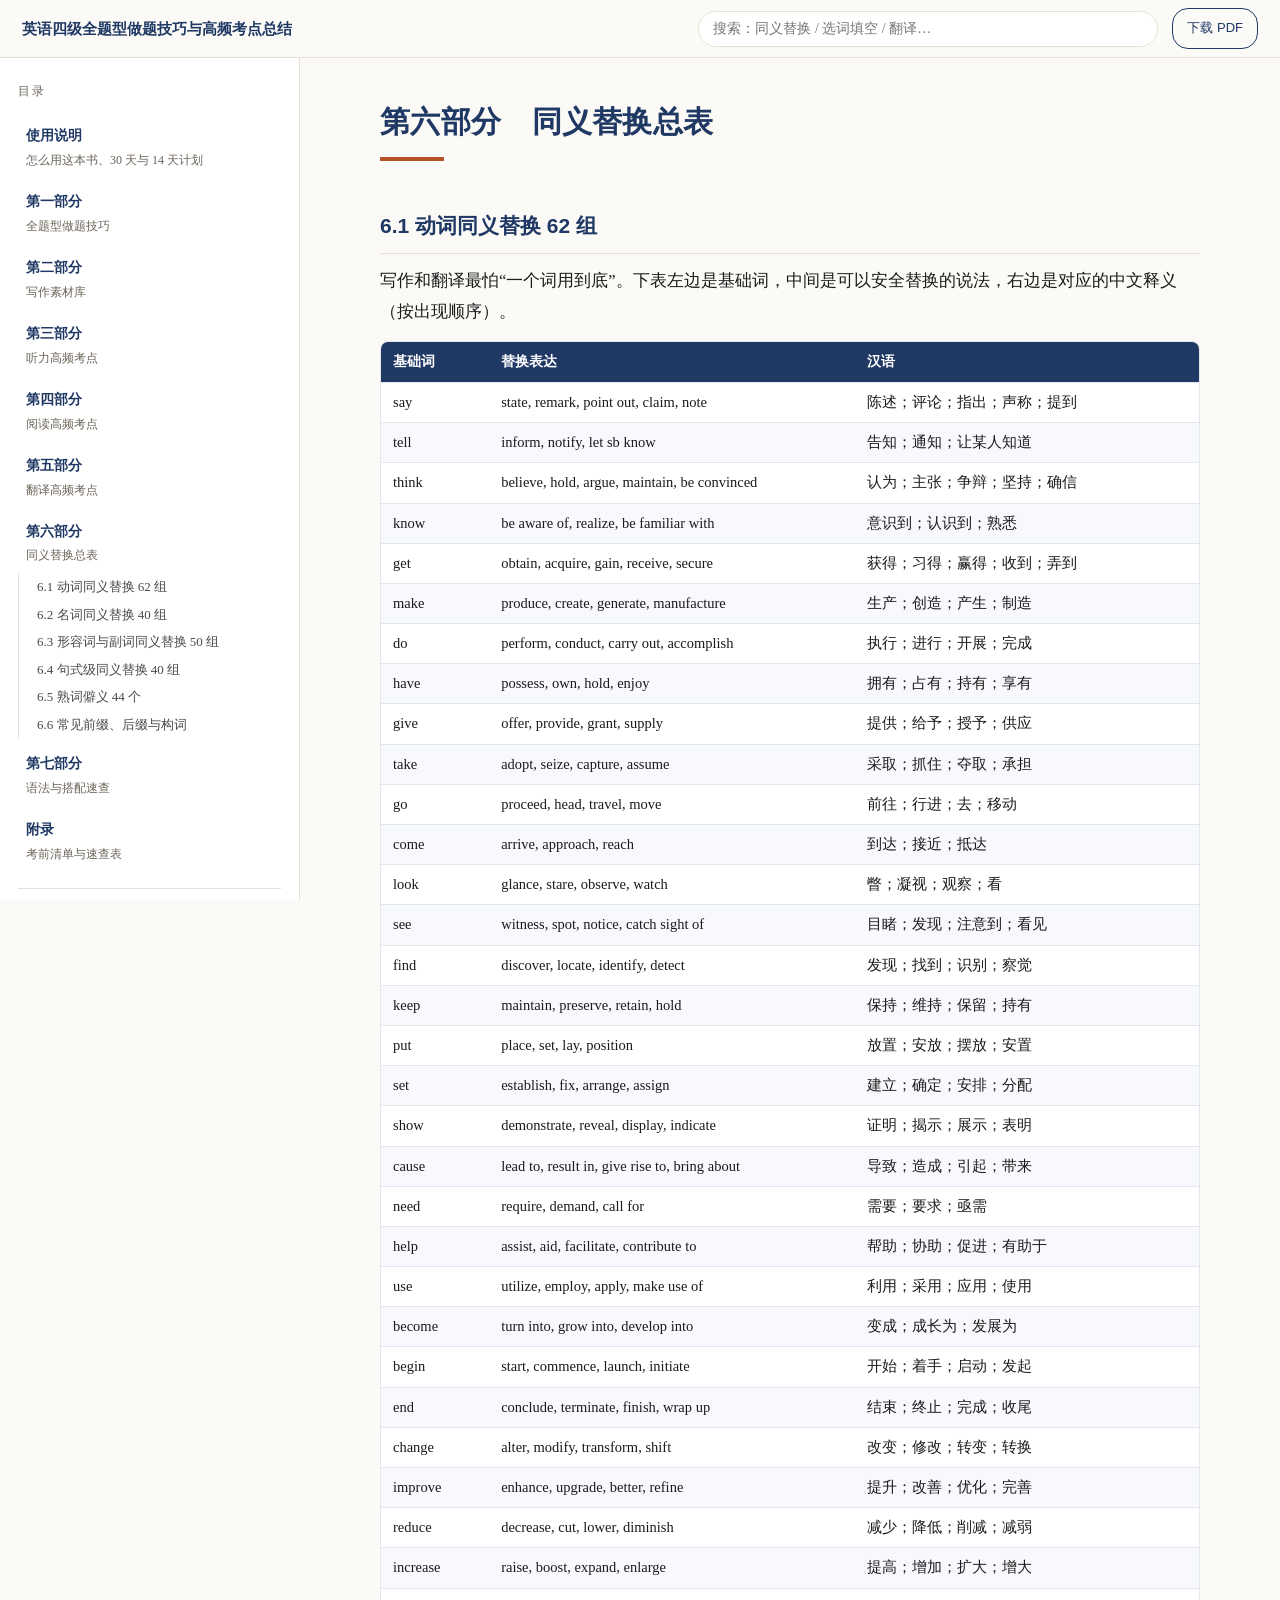
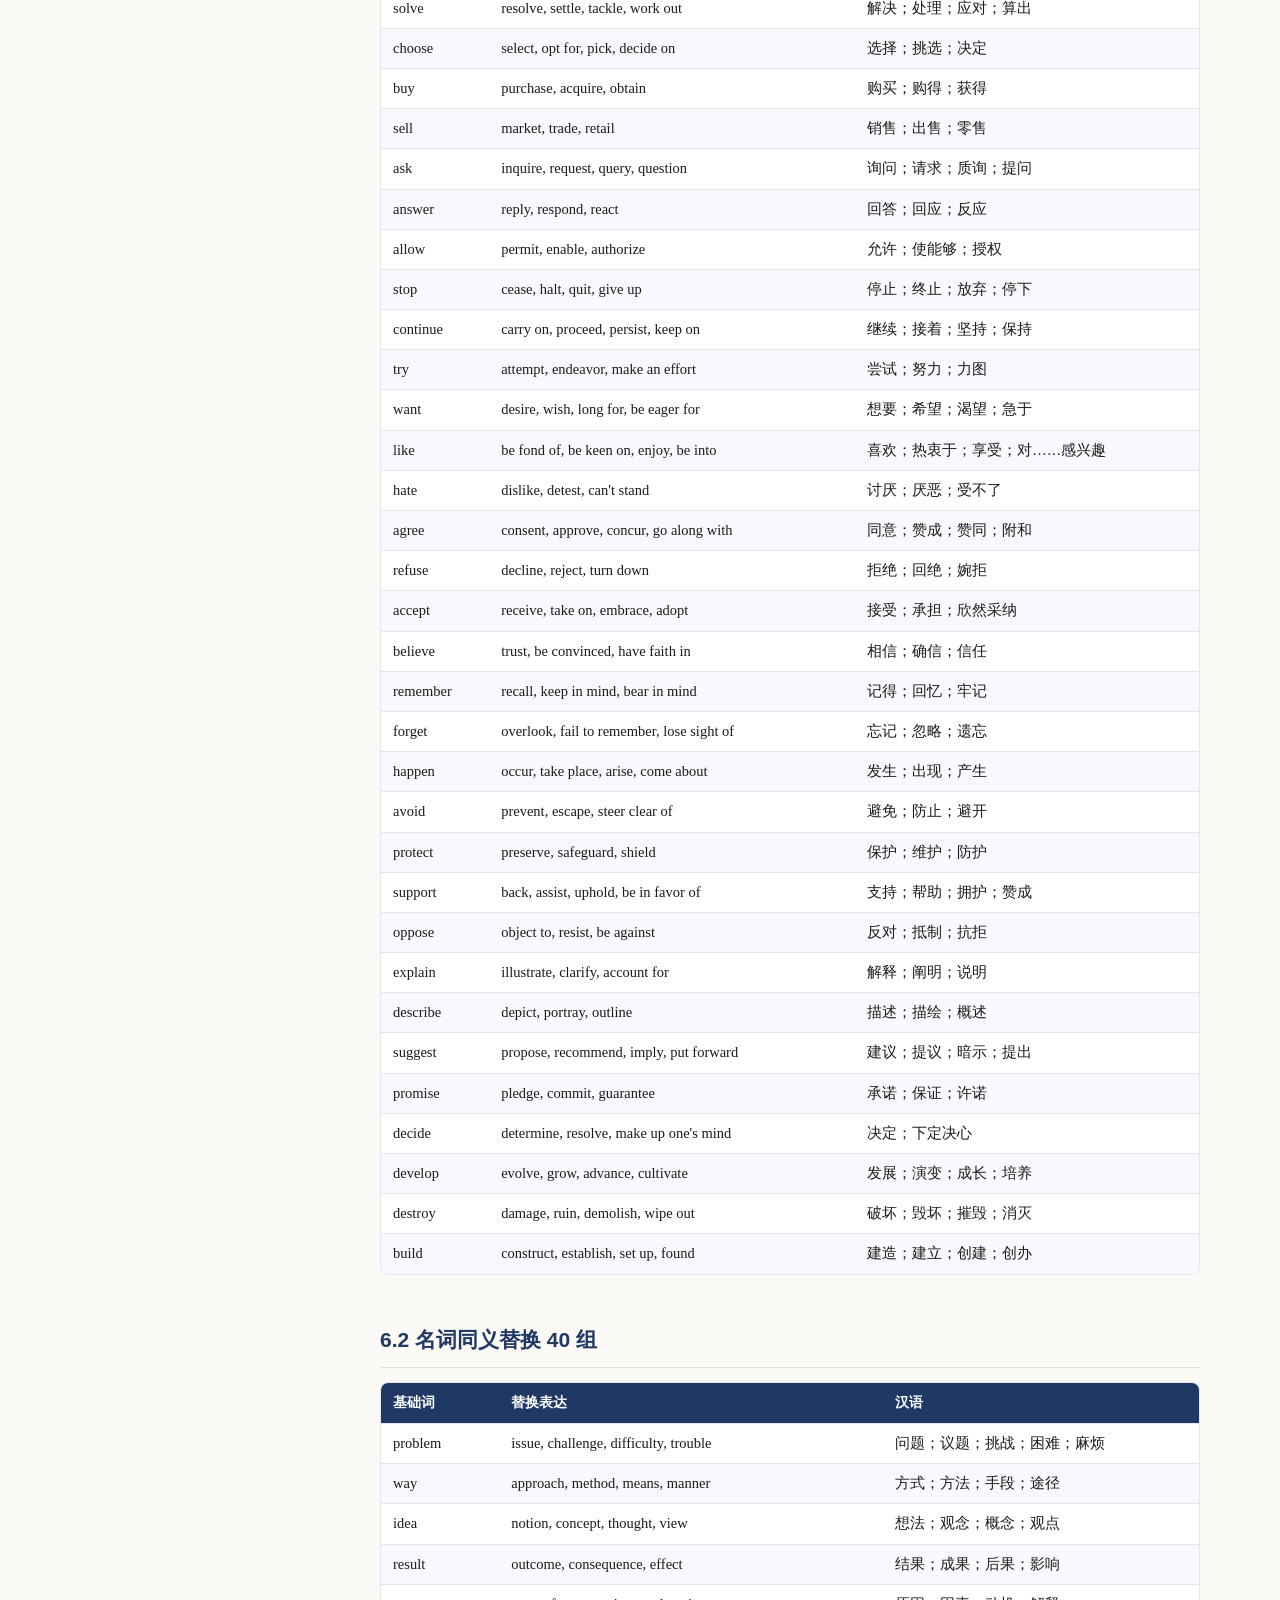
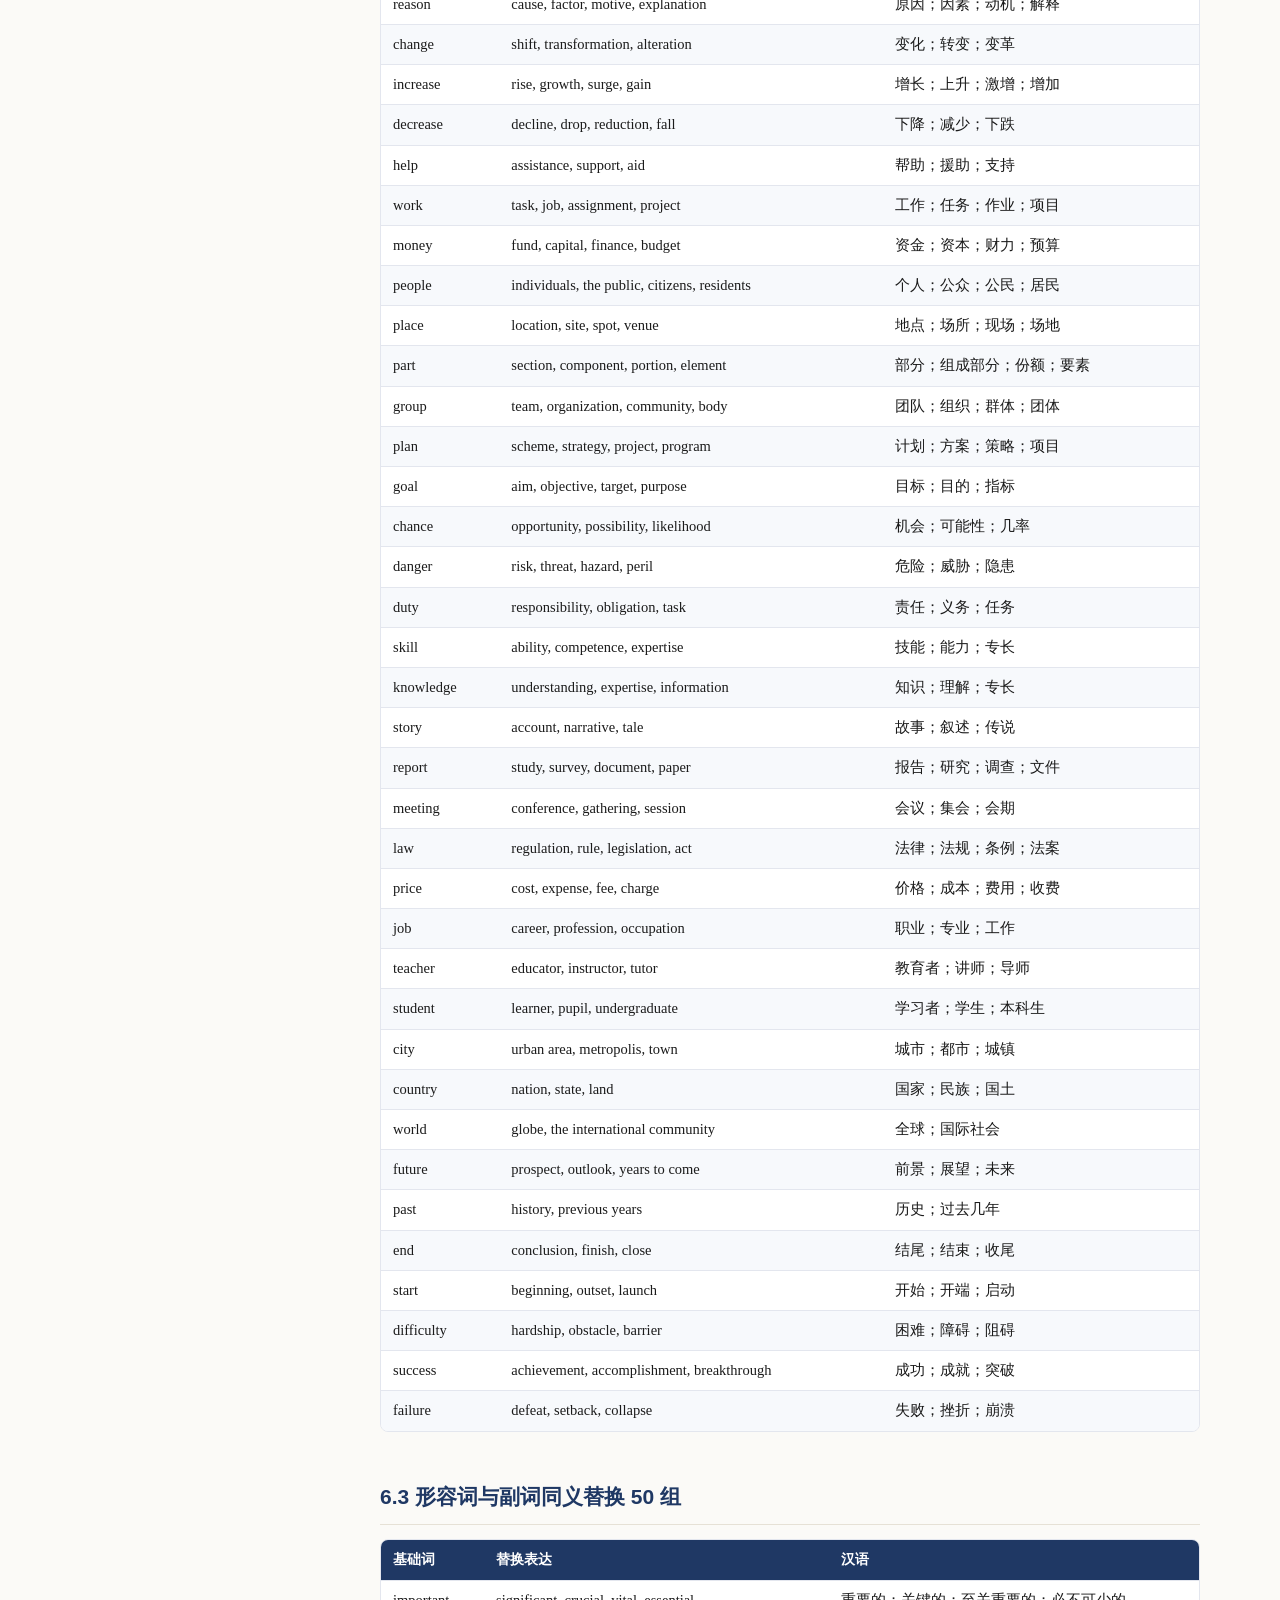
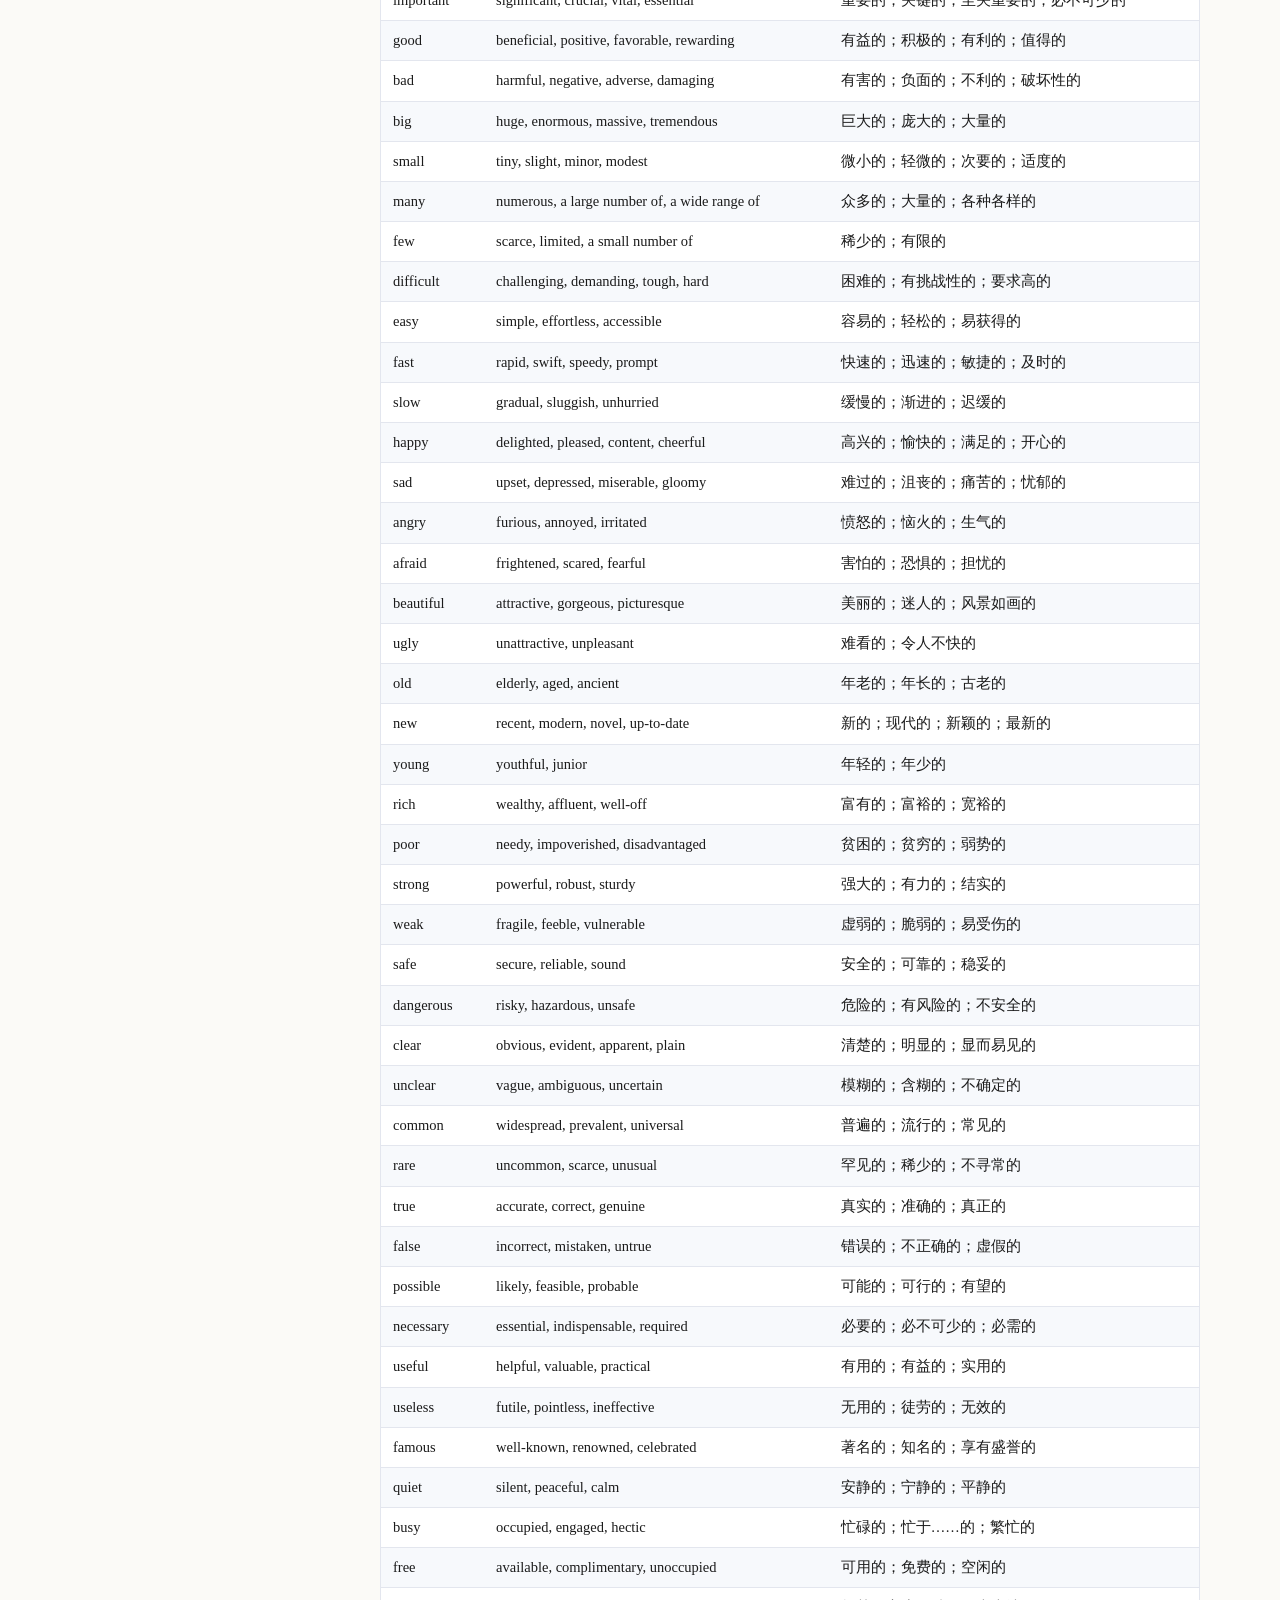
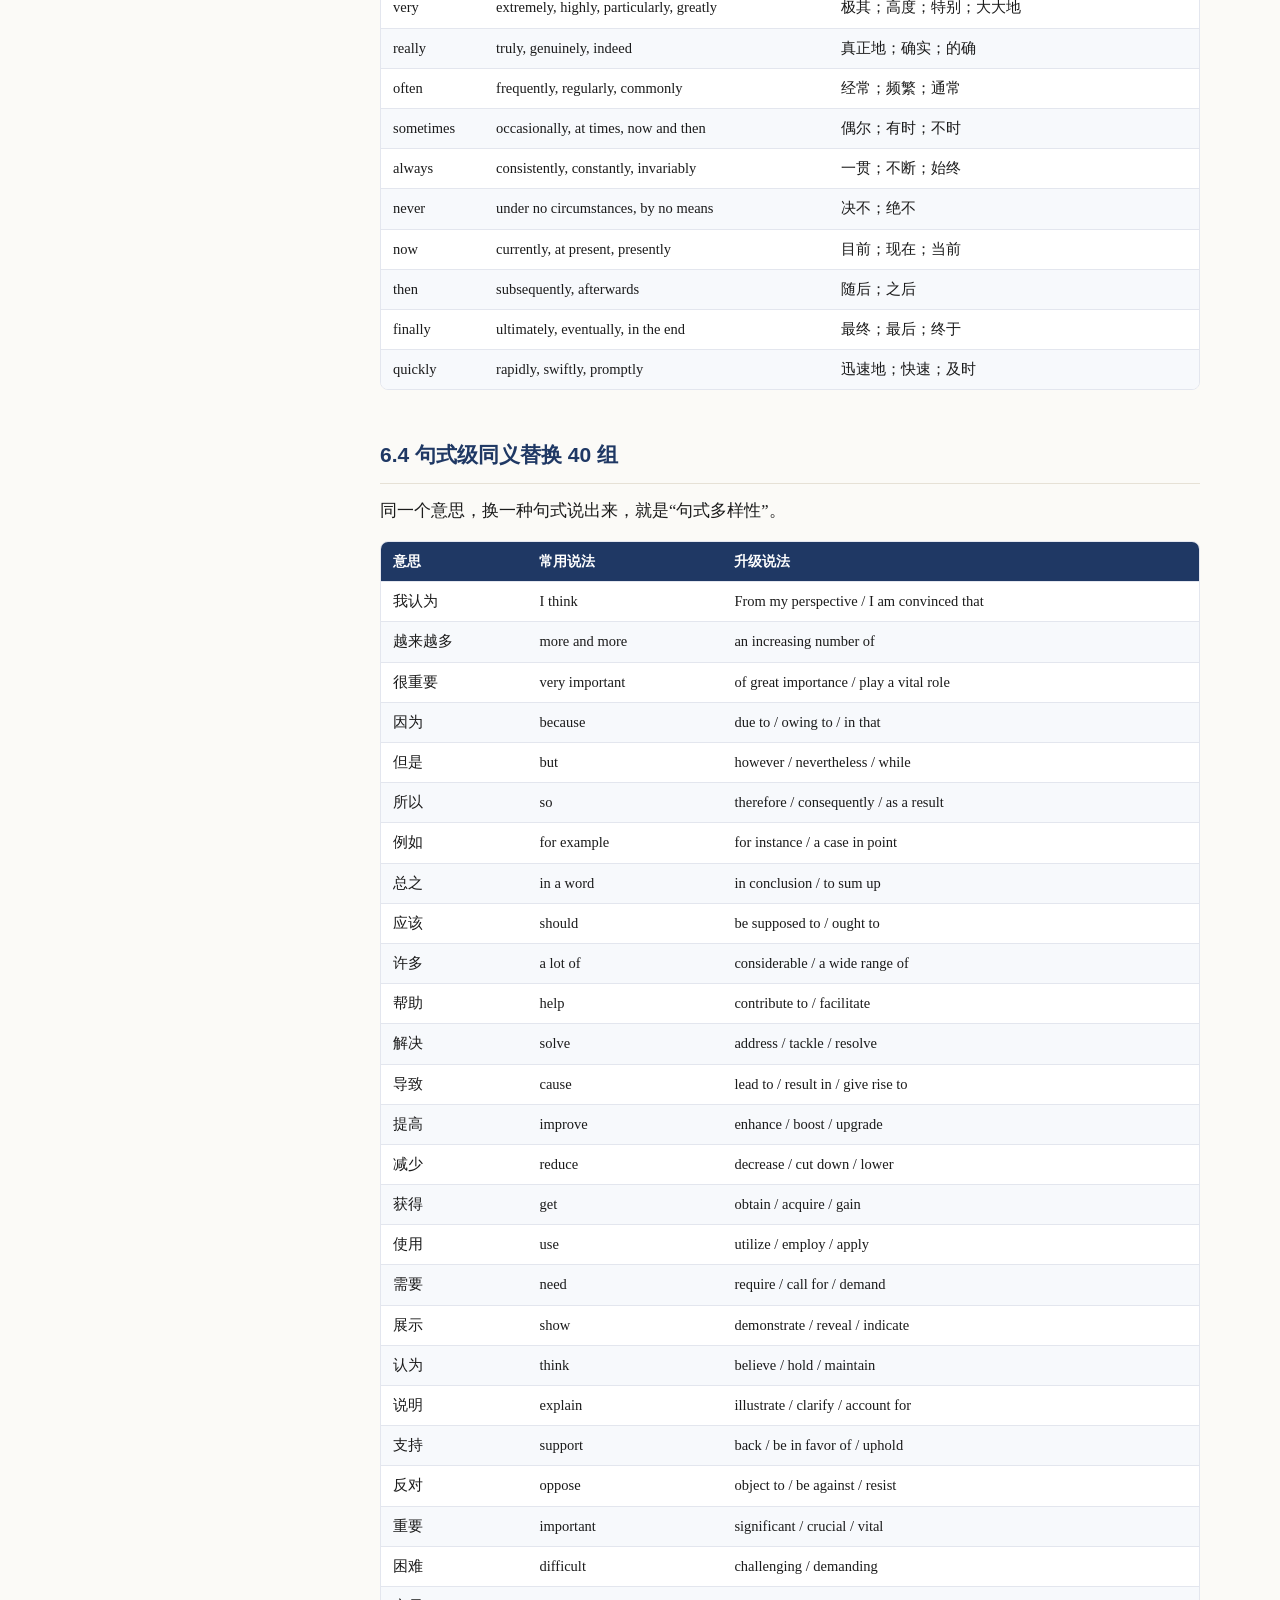
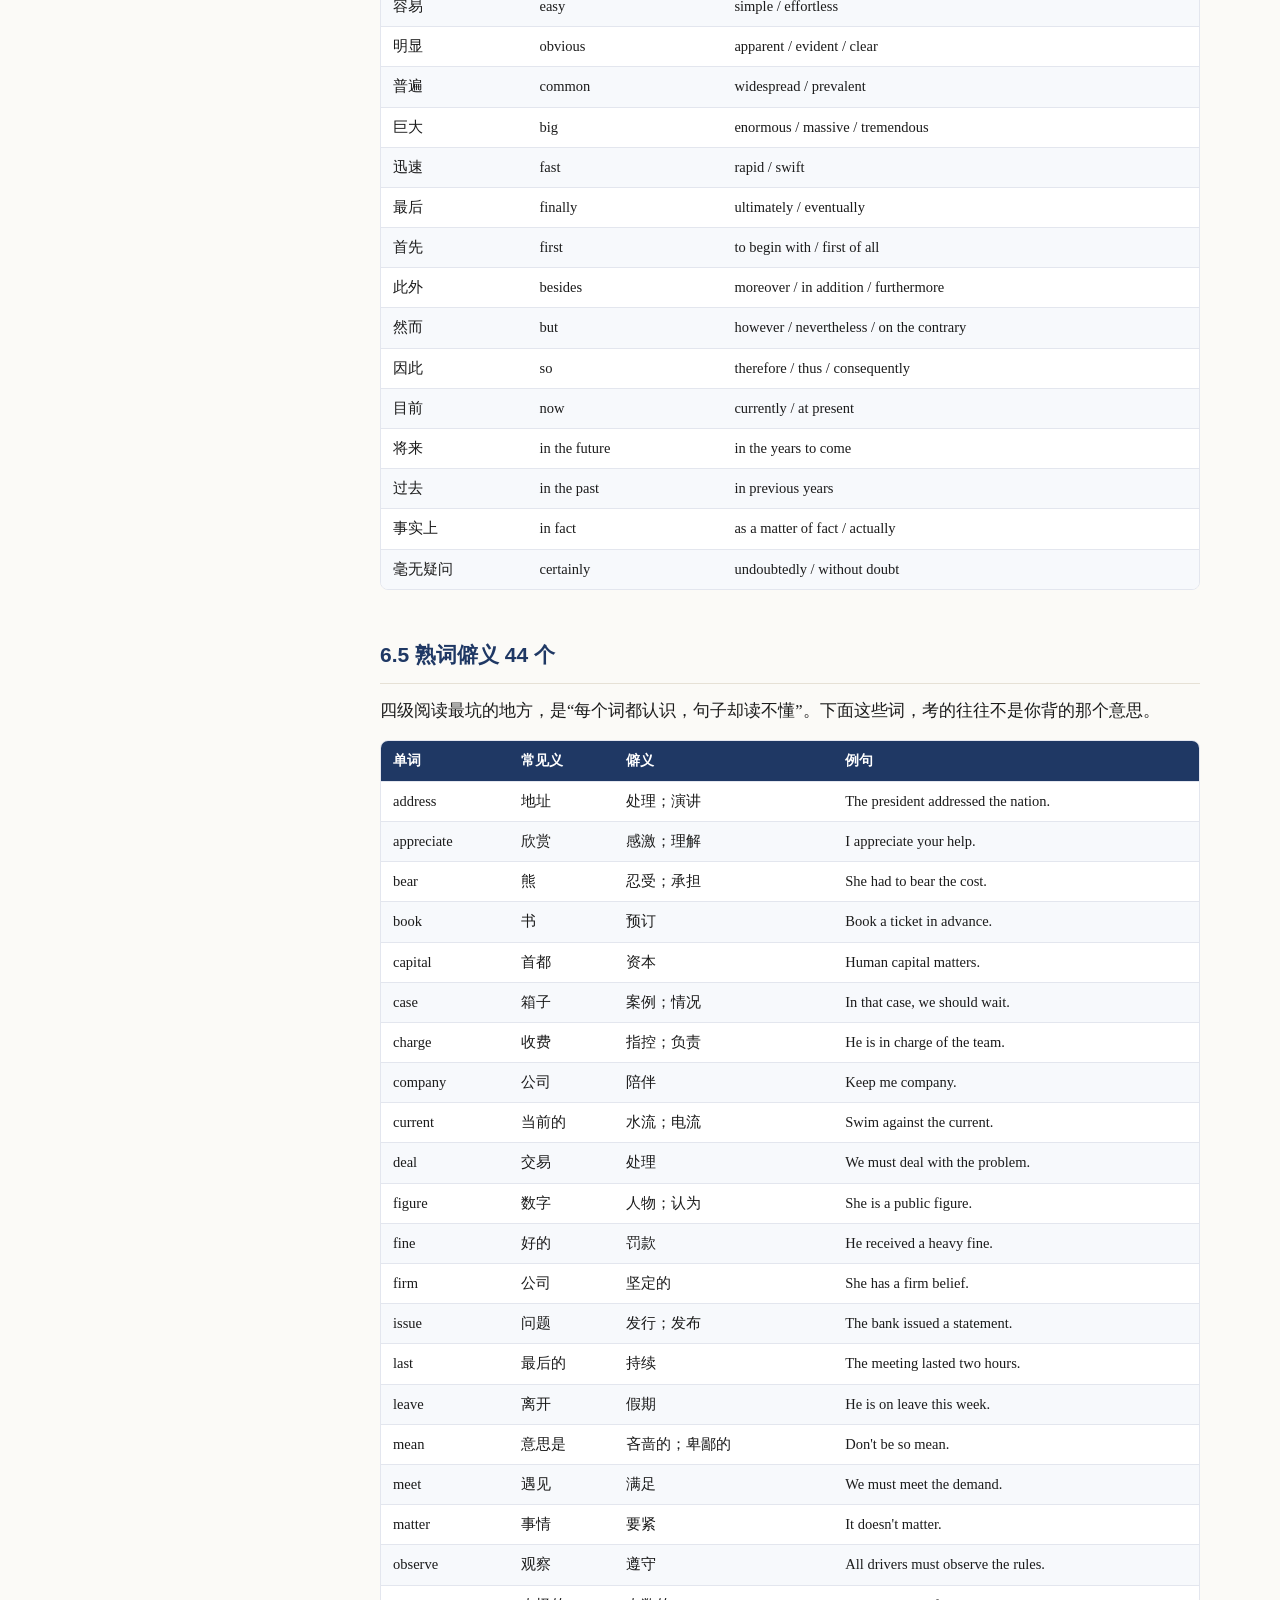
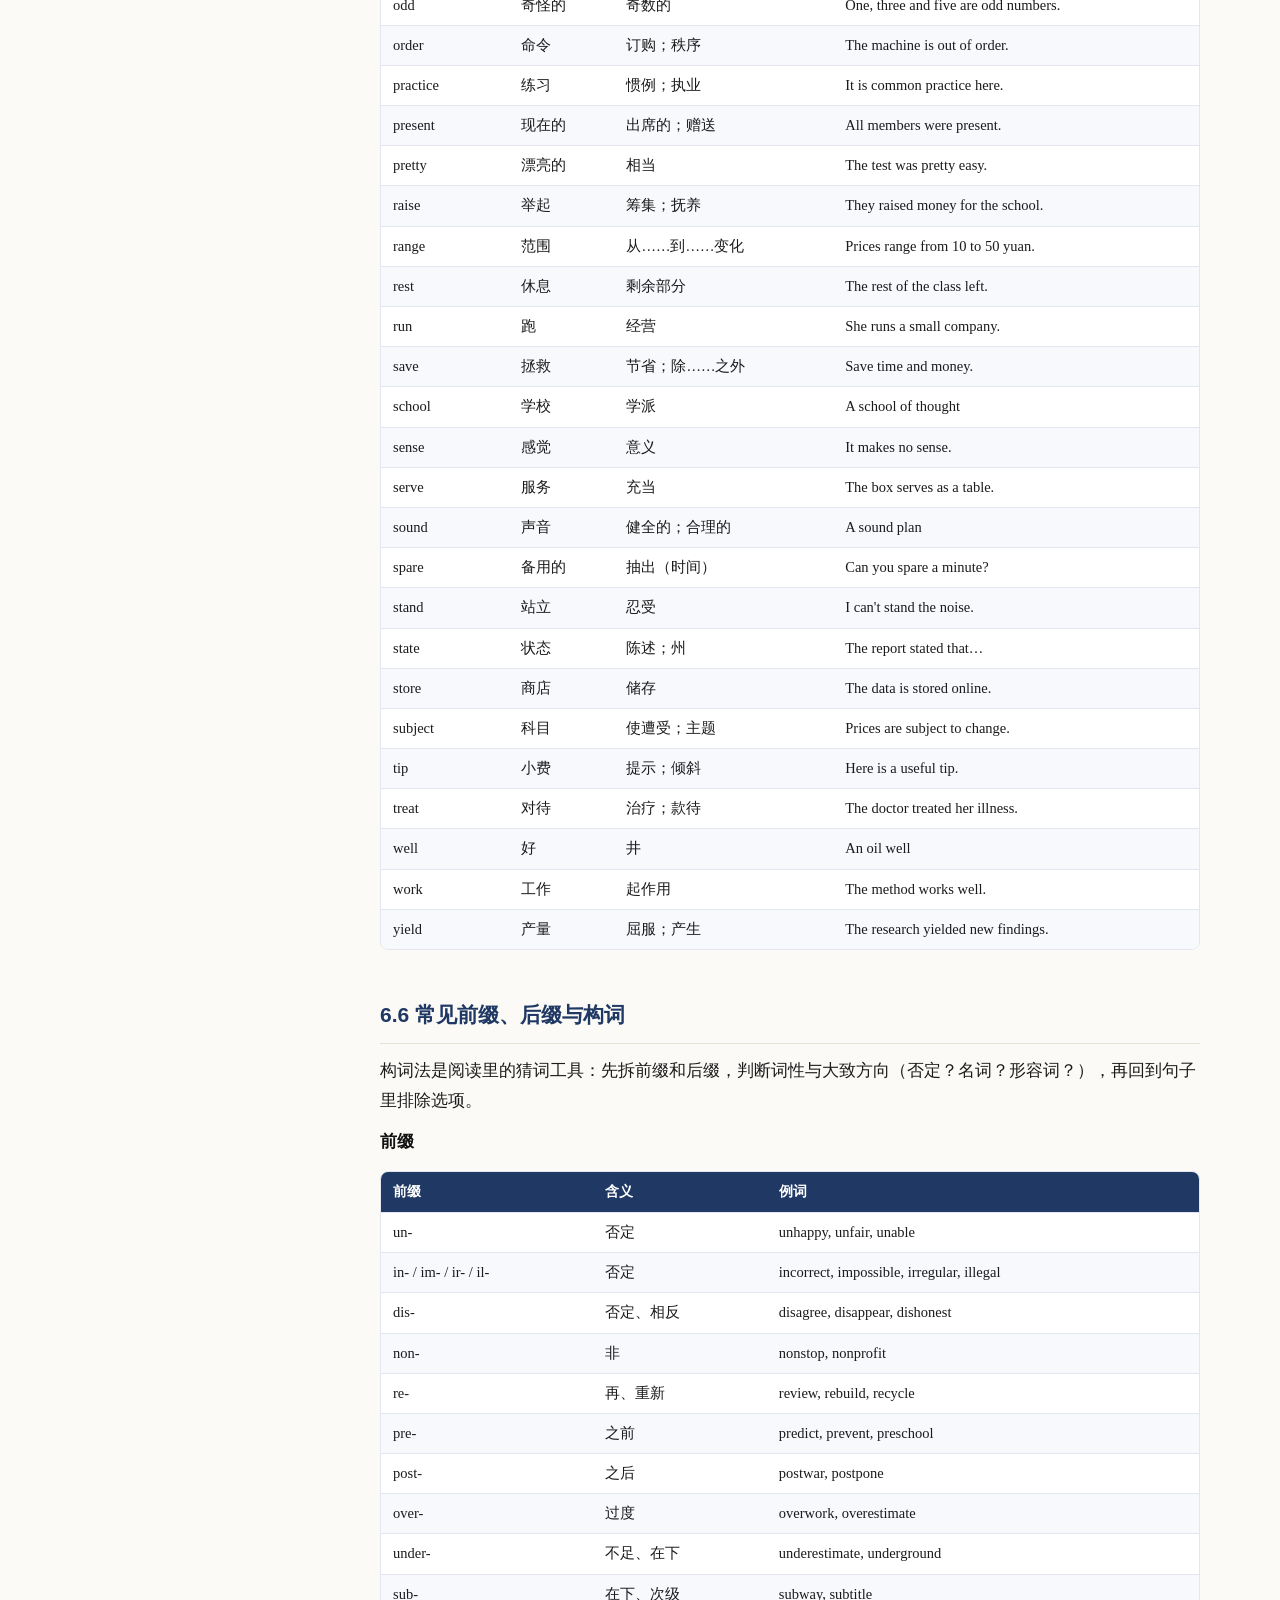
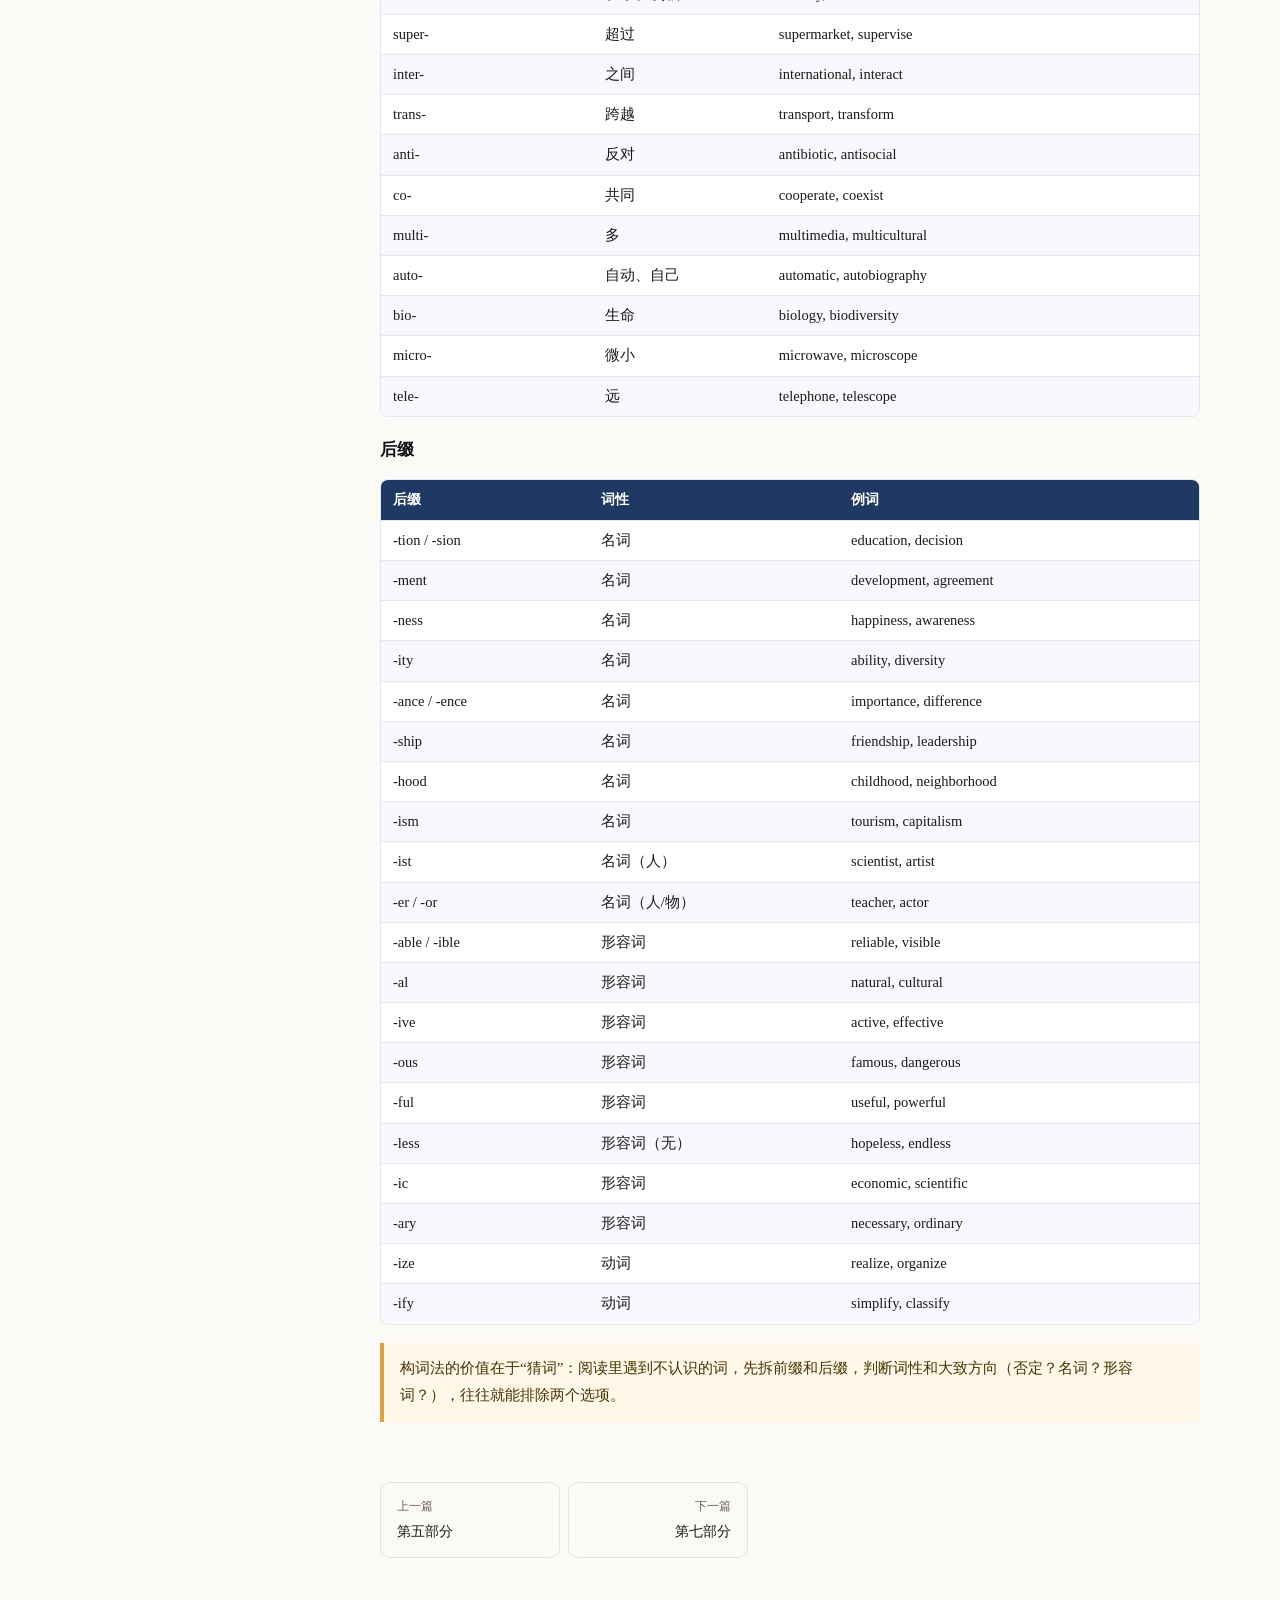
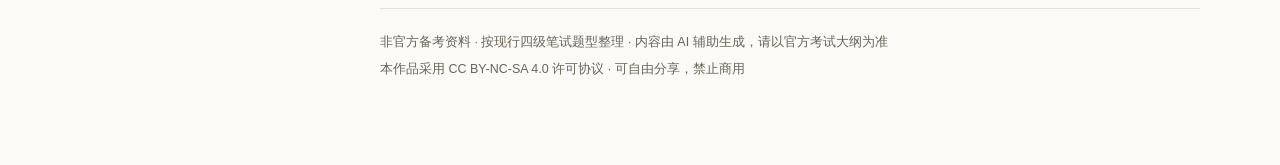
<file: part6.html>
<!doctype html>
<html lang="zh-CN">
<head>
<meta charset="utf-8">
<meta name="viewport" content="width=device-width, initial-scale=1">
<title>第六部分 同义替换总表 · 英语四级全题型做题技巧与高频考点总结</title>
<meta name="description" content="英语四级全题型做题技巧与高频考点总结：写作、听力、阅读、翻译全题型技巧与高频考点。">
<link rel="stylesheet" href="assets/style.css">
</head>
<body data-page="part6">
<div class="progress" id="progress"></div>
<header class="topbar">
  <button class="menu-btn" id="menuBtn" aria-label="目录">☰</button>
  <a class="brand" href="index.html">英语四级全题型做题技巧与高频考点总结</a>
  <div class="search-box">
    <input id="searchInput" type="search" placeholder="搜索：同义替换 / 选词填空 / 翻译…" autocomplete="off">
  </div>
  <a class="dl" href="assets/cet4-guide.pdf" download>下载 PDF</a>
</header>
<div class="layout">
  <aside class="sidebar" id="sidebar">
    <div class="side-title">目录</div>
    <nav><div class="nav-part"><a class="nav-head" href="intro.html"><span class="nav-label">使用说明</span><span class="nav-desc">怎么用这本书、30 天与 14 天计划</span></a><ul class="nav-sections"><li><a href="intro.html#sec-intro-1">这本书怎么用</a></li><li><a href="intro.html#sec-intro-2">全书结构</a></li><li><a href="intro.html#sec-30-90">30 天计划（每天约 90 分钟）</a></li><li><a href="intro.html#sec-14-120">14 天冲刺（每天约 120 分钟）</a></li><li><a href="intro.html#sec-intro-5">三个本子</a></li><li><a href="intro.html#sec-intro-6">一条最重要的建议</a></li></ul></div><div class="nav-part"><a class="nav-head" href="part1.html"><span class="nav-label">第一部分</span><span class="nav-desc">全题型做题技巧</span></a><ul class="nav-sections"><li><a href="part1.html#sec-1-1">1.1 先看全局：四级考什么、怎么算分</a></li><li><a href="part1.html#sec-1-2">1.2 考场流程与时间分配</a></li><li><a href="part1.html#sec-1-3">1.3 通用底层方法：预读、定位、同义替换、排除</a></li><li><a href="part1.html#sec-1-4-30-12">1.4 写作：30 分钟拿稳 12 分档</a></li><li><a href="part1.html#sec-1-5">1.5 听力：预读、信号词与"所听即所得"的边界</a></li><li><a href="part1.html#sec-1-6">1.6 选词填空：先定词性，再定词义</a></li><li><a href="part1.html#sec-1-7">1.7 长篇阅读：关键词定位与同义改写</a></li><li><a href="part1.html#sec-1-8">1.8 仔细阅读：题干定位、同义替换与干扰项</a></li><li><a href="part1.html#sec-1-9">1.9 翻译：拆句、主干、再装修</a></li><li><a href="part1.html#sec-1-10">1.10 不同目标的分数策略</a></li></ul></div><div class="nav-part"><a class="nav-head" href="part2.html"><span class="nav-label">第二部分</span><span class="nav-desc">写作素材库</span></a><ul class="nav-sections"><li><a href="part2.html#sec-2-1">2.1 评分标准与阅卷逻辑</a></li><li><a href="part2.html#sec-2-2">2.2 六类作文的万能框架</a></li><li><a href="part2.html#sec-2-3-20">2.3 开头段 20 句</a></li><li><a href="part2.html#sec-2-4">2.4 主体段：六类功能句</a></li><li><a href="part2.html#sec-2-5-15">2.5 结尾段 15 句</a></li><li><a href="part2.html#sec-2-6-30">2.6 高分语法结构 30 个</a></li><li><a href="part2.html#sec-2-7">2.7 按话题的常用短语与词伙</a></li><li><a href="part2.html#sec-2-8">2.8 过渡词与常用副词</a></li><li><a href="part2.html#sec-2-9">2.9 可引用的名言与数据表达</a></li><li><a href="part2.html#sec-2-10">2.10 高分替换词表</a></li><li><a href="part2.html#sec-2-11">2.11 十个高频话题的观点库</a></li><li><a href="part2.html#sec-2-12">2.12 四篇范文与点评</a></li><li><a href="part2.html#sec-2-13-30">2.13 中式英语 30 例（错 → 对）</a></li></ul></div><div class="nav-part"><a class="nav-head" href="part3.html"><span class="nav-label">第三部分</span><span class="nav-desc">听力高频考点</span></a><ul class="nav-sections"><li><a href="part3.html#sec-3-1">3.1 语音现象与"听不清"的真相</a></li><li><a href="part3.html#sec-3-2">3.2 短篇新闻：倒金字塔与高频词</a></li><li><a href="part3.html#sec-3-3">3.3 长对话：问答结构与场景词</a></li><li><a href="part3.html#sec-3-4">3.4 听力篇章：结构与信号词</a></li><li><a href="part3.html#sec-3-5">3.5 十五类场景词汇</a></li><li><a href="part3.html#sec-3-6-100">3.6 听力高频短语与习语 100 条</a></li><li><a href="part3.html#sec-3-7-60">3.7 听力同义替换 60 组</a></li><li><a href="part3.html#sec-3-8">3.8 数字、时间、价格与计算</a></li><li><a href="part3.html#sec-3-9">3.9 没听懂时的补救与蒙题策略</a></li></ul></div><div class="nav-part"><a class="nav-head" href="part4.html"><span class="nav-label">第四部分</span><span class="nav-desc">阅读高频考点</span></a><ul class="nav-sections"><li><a href="part4.html#sec-4-1">4.1 选词填空：语法判定十则</a></li><li><a href="part4.html#sec-4-2">4.2 选词填空高频词表</a></li><li><a href="part4.html#sec-4-3">4.3 长篇阅读：定位词与同义改写</a></li><li><a href="part4.html#sec-4-4">4.4 仔细阅读：六类题型与五种干扰项</a></li><li><a href="part4.html#sec-4-5-20">4.5 长难句拆解 20 例</a></li><li><a href="part4.html#sec-4-6-120">4.6 阅读同义词 120 组</a></li><li><a href="part4.html#sec-4-7-60">4.7 同义短语 60 组</a></li><li><a href="part4.html#sec-4-8-71">4.8 高频短语动词 71 个</a></li><li><a href="part4.html#sec-4-9-36">4.9 易混词辨析 36 组</a></li></ul></div><div class="nav-part"><a class="nav-head" href="part5.html"><span class="nav-label">第五部分</span><span class="nav-desc">翻译高频考点</span></a><ul class="nav-sections"><li><a href="part5.html#sec-5-1">5.1 评分标准与四步翻译法</a></li><li><a href="part5.html#sec-5-2">5.2 常考话题与命题规律</a></li><li><a href="part5.html#sec-5-3-180">5.3 中国文化与国情词汇 180 个</a></li><li><a href="part5.html#sec-5-4-50">5.4 中国特色表达与成语 50 个</a></li><li><a href="part5.html#sec-5-5-41">5.5 翻译常用句式 41 个</a></li><li><a href="part5.html#sec-5-6-80">5.6 翻译高频短语 80 个</a></li><li><a href="part5.html#sec-5-7-20">5.7 常见错误 20 例</a></li><li><a href="part5.html#sec-5-8">5.8 五段翻译练习与参考译文</a></li></ul></div><div class="nav-part active"><a class="nav-head" href="part6.html"><span class="nav-label">第六部分</span><span class="nav-desc">同义替换总表</span></a><ul class="nav-sections"><li><a href="part6.html#sec-6-1-62">6.1 动词同义替换 62 组</a></li><li><a href="part6.html#sec-6-2-40">6.2 名词同义替换 40 组</a></li><li><a href="part6.html#sec-6-3-50">6.3 形容词与副词同义替换 50 组</a></li><li><a href="part6.html#sec-6-4-40">6.4 句式级同义替换 40 组</a></li><li><a href="part6.html#sec-6-5-44">6.5 熟词僻义 44 个</a></li><li><a href="part6.html#sec-6-6">6.6 常见前缀、后缀与构词</a></li></ul></div><div class="nav-part"><a class="nav-head" href="part7.html"><span class="nav-label">第七部分</span><span class="nav-desc">语法与搭配速查</span></a><ul class="nav-sections"><li><a href="part7.html#sec-7-1">7.1 时态与语态</a></li><li><a href="part7.html#sec-7-2">7.2 非谓语动词</a></li><li><a href="part7.html#sec-7-3">7.3 定语从句</a></li><li><a href="part7.html#sec-7-4">7.4 名词性从句</a></li><li><a href="part7.html#sec-7-5">7.5 状语从句</a></li><li><a href="part7.html#sec-7-6">7.6 虚拟语气</a></li><li><a href="part7.html#sec-7-7">7.7 倒装、强调与省略</a></li><li><a href="part7.html#sec-7-8">7.8 主谓一致与比较结构</a></li><li><a href="part7.html#sec-7-9-80">7.9 固定搭配 80 组</a></li></ul></div><div class="nav-part"><a class="nav-head" href="appendix.html"><span class="nav-label">附录</span><span class="nav-desc">考前清单与速查表</span></a><ul class="nav-sections"><li><a href="appendix.html#sec-A-7">A. 考前 7 天清单</a></li><li><a href="appendix.html#sec-B-10">B. 考场 10 条</a></li><li><a href="appendix.html#sec-C-30">C. 高频易错拼写 30 个</a></li><li><a href="appendix.html#sec-D-24">D. 常见不规则动词 24 个</a></li><li><a href="appendix.html#sec-E">E. 最后三句话</a></li></ul></div></nav>
    <div class="side-foot">
      <a href="assets/cet4-guide.docx" download>Word 版</a>
      <a href="https://github.com/1wozhenfule/cet4-guide" target="_blank" rel="noopener">GitHub</a>
    </div>
  </aside>
  <main class="main">
    <article class="article">
      <h1>第六部分　同义替换总表</h1>
<h2 id="sec-6-1-62">6.1 动词同义替换 62 组<a class="anchor" href="#sec-6-1-62" aria-label="链接">#</a></h2>
<p>写作和翻译最怕“一个词用到底”。下表左边是基础词，中间是可以安全替换的说法，右边是对应的中文释义（按出现顺序）。</p>
<div class="table-wrap"><table><thead><tr><th>基础词</th><th>替换表达</th><th>汉语</th></tr></thead><tbody><tr><td>say</td><td>state, remark, point out, claim, note</td><td>陈述；评论；指出；声称；提到</td></tr><tr><td>tell</td><td>inform, notify, let sb know</td><td>告知；通知；让某人知道</td></tr><tr><td>think</td><td>believe, hold, argue, maintain, be convinced</td><td>认为；主张；争辩；坚持；确信</td></tr><tr><td>know</td><td>be aware of, realize, be familiar with</td><td>意识到；认识到；熟悉</td></tr><tr><td>get</td><td>obtain, acquire, gain, receive, secure</td><td>获得；习得；赢得；收到；弄到</td></tr><tr><td>make</td><td>produce, create, generate, manufacture</td><td>生产；创造；产生；制造</td></tr><tr><td>do</td><td>perform, conduct, carry out, accomplish</td><td>执行；进行；开展；完成</td></tr><tr><td>have</td><td>possess, own, hold, enjoy</td><td>拥有；占有；持有；享有</td></tr><tr><td>give</td><td>offer, provide, grant, supply</td><td>提供；给予；授予；供应</td></tr><tr><td>take</td><td>adopt, seize, capture, assume</td><td>采取；抓住；夺取；承担</td></tr><tr><td>go</td><td>proceed, head, travel, move</td><td>前往；行进；去；移动</td></tr><tr><td>come</td><td>arrive, approach, reach</td><td>到达；接近；抵达</td></tr><tr><td>look</td><td>glance, stare, observe, watch</td><td>瞥；凝视；观察；看</td></tr><tr><td>see</td><td>witness, spot, notice, catch sight of</td><td>目睹；发现；注意到；看见</td></tr><tr><td>find</td><td>discover, locate, identify, detect</td><td>发现；找到；识别；察觉</td></tr><tr><td>keep</td><td>maintain, preserve, retain, hold</td><td>保持；维持；保留；持有</td></tr><tr><td>put</td><td>place, set, lay, position</td><td>放置；安放；摆放；安置</td></tr><tr><td>set</td><td>establish, fix, arrange, assign</td><td>建立；确定；安排；分配</td></tr><tr><td>show</td><td>demonstrate, reveal, display, indicate</td><td>证明；揭示；展示；表明</td></tr><tr><td>cause</td><td>lead to, result in, give rise to, bring about</td><td>导致；造成；引起；带来</td></tr><tr><td>need</td><td>require, demand, call for</td><td>需要；要求；亟需</td></tr><tr><td>help</td><td>assist, aid, facilitate, contribute to</td><td>帮助；协助；促进；有助于</td></tr><tr><td>use</td><td>utilize, employ, apply, make use of</td><td>利用；采用；应用；使用</td></tr><tr><td>become</td><td>turn into, grow into, develop into</td><td>变成；成长为；发展为</td></tr><tr><td>begin</td><td>start, commence, launch, initiate</td><td>开始；着手；启动；发起</td></tr><tr><td>end</td><td>conclude, terminate, finish, wrap up</td><td>结束；终止；完成；收尾</td></tr><tr><td>change</td><td>alter, modify, transform, shift</td><td>改变；修改；转变；转换</td></tr><tr><td>improve</td><td>enhance, upgrade, better, refine</td><td>提升；改善；优化；完善</td></tr><tr><td>reduce</td><td>decrease, cut, lower, diminish</td><td>减少；降低；削减；减弱</td></tr><tr><td>increase</td><td>raise, boost, expand, enlarge</td><td>提高；增加；扩大；增大</td></tr><tr><td>solve</td><td>resolve, settle, tackle, work out</td><td>解决；处理；应对；算出</td></tr><tr><td>choose</td><td>select, opt for, pick, decide on</td><td>选择；挑选；决定</td></tr><tr><td>buy</td><td>purchase, acquire, obtain</td><td>购买；购得；获得</td></tr><tr><td>sell</td><td>market, trade, retail</td><td>销售；出售；零售</td></tr><tr><td>ask</td><td>inquire, request, query, question</td><td>询问；请求；质询；提问</td></tr><tr><td>answer</td><td>reply, respond, react</td><td>回答；回应；反应</td></tr><tr><td>allow</td><td>permit, enable, authorize</td><td>允许；使能够；授权</td></tr><tr><td>stop</td><td>cease, halt, quit, give up</td><td>停止；终止；放弃；停下</td></tr><tr><td>continue</td><td>carry on, proceed, persist, keep on</td><td>继续；接着；坚持；保持</td></tr><tr><td>try</td><td>attempt, endeavor, make an effort</td><td>尝试；努力；力图</td></tr><tr><td>want</td><td>desire, wish, long for, be eager for</td><td>想要；希望；渴望；急于</td></tr><tr><td>like</td><td>be fond of, be keen on, enjoy, be into</td><td>喜欢；热衷于；享受；对……感兴趣</td></tr><tr><td>hate</td><td>dislike, detest, can't stand</td><td>讨厌；厌恶；受不了</td></tr><tr><td>agree</td><td>consent, approve, concur, go along with</td><td>同意；赞成；赞同；附和</td></tr><tr><td>refuse</td><td>decline, reject, turn down</td><td>拒绝；回绝；婉拒</td></tr><tr><td>accept</td><td>receive, take on, embrace, adopt</td><td>接受；承担；欣然采纳</td></tr><tr><td>believe</td><td>trust, be convinced, have faith in</td><td>相信；确信；信任</td></tr><tr><td>remember</td><td>recall, keep in mind, bear in mind</td><td>记得；回忆；牢记</td></tr><tr><td>forget</td><td>overlook, fail to remember, lose sight of</td><td>忘记；忽略；遗忘</td></tr><tr><td>happen</td><td>occur, take place, arise, come about</td><td>发生；出现；产生</td></tr><tr><td>avoid</td><td>prevent, escape, steer clear of</td><td>避免；防止；避开</td></tr><tr><td>protect</td><td>preserve, safeguard, shield</td><td>保护；维护；防护</td></tr><tr><td>support</td><td>back, assist, uphold, be in favor of</td><td>支持；帮助；拥护；赞成</td></tr><tr><td>oppose</td><td>object to, resist, be against</td><td>反对；抵制；抗拒</td></tr><tr><td>explain</td><td>illustrate, clarify, account for</td><td>解释；阐明；说明</td></tr><tr><td>describe</td><td>depict, portray, outline</td><td>描述；描绘；概述</td></tr><tr><td>suggest</td><td>propose, recommend, imply, put forward</td><td>建议；提议；暗示；提出</td></tr><tr><td>promise</td><td>pledge, commit, guarantee</td><td>承诺；保证；许诺</td></tr><tr><td>decide</td><td>determine, resolve, make up one's mind</td><td>决定；下定决心</td></tr><tr><td>develop</td><td>evolve, grow, advance, cultivate</td><td>发展；演变；成长；培养</td></tr><tr><td>destroy</td><td>damage, ruin, demolish, wipe out</td><td>破坏；毁坏；摧毁；消灭</td></tr><tr><td>build</td><td>construct, establish, set up, found</td><td>建造；建立；创建；创办</td></tr></tbody></table></div>
<h2 id="sec-6-2-40">6.2 名词同义替换 40 组<a class="anchor" href="#sec-6-2-40" aria-label="链接">#</a></h2>
<div class="table-wrap"><table><thead><tr><th>基础词</th><th>替换表达</th><th>汉语</th></tr></thead><tbody><tr><td>problem</td><td>issue, challenge, difficulty, trouble</td><td>问题；议题；挑战；困难；麻烦</td></tr><tr><td>way</td><td>approach, method, means, manner</td><td>方式；方法；手段；途径</td></tr><tr><td>idea</td><td>notion, concept, thought, view</td><td>想法；观念；概念；观点</td></tr><tr><td>result</td><td>outcome, consequence, effect</td><td>结果；成果；后果；影响</td></tr><tr><td>reason</td><td>cause, factor, motive, explanation</td><td>原因；因素；动机；解释</td></tr><tr><td>change</td><td>shift, transformation, alteration</td><td>变化；转变；变革</td></tr><tr><td>increase</td><td>rise, growth, surge, gain</td><td>增长；上升；激增；增加</td></tr><tr><td>decrease</td><td>decline, drop, reduction, fall</td><td>下降；减少；下跌</td></tr><tr><td>help</td><td>assistance, support, aid</td><td>帮助；援助；支持</td></tr><tr><td>work</td><td>task, job, assignment, project</td><td>工作；任务；作业；项目</td></tr><tr><td>money</td><td>fund, capital, finance, budget</td><td>资金；资本；财力；预算</td></tr><tr><td>people</td><td>individuals, the public, citizens, residents</td><td>个人；公众；公民；居民</td></tr><tr><td>place</td><td>location, site, spot, venue</td><td>地点；场所；现场；场地</td></tr><tr><td>part</td><td>section, component, portion, element</td><td>部分；组成部分；份额；要素</td></tr><tr><td>group</td><td>team, organization, community, body</td><td>团队；组织；群体；团体</td></tr><tr><td>plan</td><td>scheme, strategy, project, program</td><td>计划；方案；策略；项目</td></tr><tr><td>goal</td><td>aim, objective, target, purpose</td><td>目标；目的；指标</td></tr><tr><td>chance</td><td>opportunity, possibility, likelihood</td><td>机会；可能性；几率</td></tr><tr><td>danger</td><td>risk, threat, hazard, peril</td><td>危险；威胁；隐患</td></tr><tr><td>duty</td><td>responsibility, obligation, task</td><td>责任；义务；任务</td></tr><tr><td>skill</td><td>ability, competence, expertise</td><td>技能；能力；专长</td></tr><tr><td>knowledge</td><td>understanding, expertise, information</td><td>知识；理解；专长</td></tr><tr><td>story</td><td>account, narrative, tale</td><td>故事；叙述；传说</td></tr><tr><td>report</td><td>study, survey, document, paper</td><td>报告；研究；调查；文件</td></tr><tr><td>meeting</td><td>conference, gathering, session</td><td>会议；集会；会期</td></tr><tr><td>law</td><td>regulation, rule, legislation, act</td><td>法律；法规；条例；法案</td></tr><tr><td>price</td><td>cost, expense, fee, charge</td><td>价格；成本；费用；收费</td></tr><tr><td>job</td><td>career, profession, occupation</td><td>职业；专业；工作</td></tr><tr><td>teacher</td><td>educator, instructor, tutor</td><td>教育者；讲师；导师</td></tr><tr><td>student</td><td>learner, pupil, undergraduate</td><td>学习者；学生；本科生</td></tr><tr><td>city</td><td>urban area, metropolis, town</td><td>城市；都市；城镇</td></tr><tr><td>country</td><td>nation, state, land</td><td>国家；民族；国土</td></tr><tr><td>world</td><td>globe, the international community</td><td>全球；国际社会</td></tr><tr><td>future</td><td>prospect, outlook, years to come</td><td>前景；展望；未来</td></tr><tr><td>past</td><td>history, previous years</td><td>历史；过去几年</td></tr><tr><td>end</td><td>conclusion, finish, close</td><td>结尾；结束；收尾</td></tr><tr><td>start</td><td>beginning, outset, launch</td><td>开始；开端；启动</td></tr><tr><td>difficulty</td><td>hardship, obstacle, barrier</td><td>困难；障碍；阻碍</td></tr><tr><td>success</td><td>achievement, accomplishment, breakthrough</td><td>成功；成就；突破</td></tr><tr><td>failure</td><td>defeat, setback, collapse</td><td>失败；挫折；崩溃</td></tr></tbody></table></div>
<h2 id="sec-6-3-50">6.3 形容词与副词同义替换 50 组<a class="anchor" href="#sec-6-3-50" aria-label="链接">#</a></h2>
<div class="table-wrap"><table><thead><tr><th>基础词</th><th>替换表达</th><th>汉语</th></tr></thead><tbody><tr><td>important</td><td>significant, crucial, vital, essential</td><td>重要的；关键的；至关重要的；必不可少的</td></tr><tr><td>good</td><td>beneficial, positive, favorable, rewarding</td><td>有益的；积极的；有利的；值得的</td></tr><tr><td>bad</td><td>harmful, negative, adverse, damaging</td><td>有害的；负面的；不利的；破坏性的</td></tr><tr><td>big</td><td>huge, enormous, massive, tremendous</td><td>巨大的；庞大的；大量的</td></tr><tr><td>small</td><td>tiny, slight, minor, modest</td><td>微小的；轻微的；次要的；适度的</td></tr><tr><td>many</td><td>numerous, a large number of, a wide range of</td><td>众多的；大量的；各种各样的</td></tr><tr><td>few</td><td>scarce, limited, a small number of</td><td>稀少的；有限的</td></tr><tr><td>difficult</td><td>challenging, demanding, tough, hard</td><td>困难的；有挑战性的；要求高的</td></tr><tr><td>easy</td><td>simple, effortless, accessible</td><td>容易的；轻松的；易获得的</td></tr><tr><td>fast</td><td>rapid, swift, speedy, prompt</td><td>快速的；迅速的；敏捷的；及时的</td></tr><tr><td>slow</td><td>gradual, sluggish, unhurried</td><td>缓慢的；渐进的；迟缓的</td></tr><tr><td>happy</td><td>delighted, pleased, content, cheerful</td><td>高兴的；愉快的；满足的；开心的</td></tr><tr><td>sad</td><td>upset, depressed, miserable, gloomy</td><td>难过的；沮丧的；痛苦的；忧郁的</td></tr><tr><td>angry</td><td>furious, annoyed, irritated</td><td>愤怒的；恼火的；生气的</td></tr><tr><td>afraid</td><td>frightened, scared, fearful</td><td>害怕的；恐惧的；担忧的</td></tr><tr><td>beautiful</td><td>attractive, gorgeous, picturesque</td><td>美丽的；迷人的；风景如画的</td></tr><tr><td>ugly</td><td>unattractive, unpleasant</td><td>难看的；令人不快的</td></tr><tr><td>old</td><td>elderly, aged, ancient</td><td>年老的；年长的；古老的</td></tr><tr><td>new</td><td>recent, modern, novel, up-to-date</td><td>新的；现代的；新颖的；最新的</td></tr><tr><td>young</td><td>youthful, junior</td><td>年轻的；年少的</td></tr><tr><td>rich</td><td>wealthy, affluent, well-off</td><td>富有的；富裕的；宽裕的</td></tr><tr><td>poor</td><td>needy, impoverished, disadvantaged</td><td>贫困的；贫穷的；弱势的</td></tr><tr><td>strong</td><td>powerful, robust, sturdy</td><td>强大的；有力的；结实的</td></tr><tr><td>weak</td><td>fragile, feeble, vulnerable</td><td>虚弱的；脆弱的；易受伤的</td></tr><tr><td>safe</td><td>secure, reliable, sound</td><td>安全的；可靠的；稳妥的</td></tr><tr><td>dangerous</td><td>risky, hazardous, unsafe</td><td>危险的；有风险的；不安全的</td></tr><tr><td>clear</td><td>obvious, evident, apparent, plain</td><td>清楚的；明显的；显而易见的</td></tr><tr><td>unclear</td><td>vague, ambiguous, uncertain</td><td>模糊的；含糊的；不确定的</td></tr><tr><td>common</td><td>widespread, prevalent, universal</td><td>普遍的；流行的；常见的</td></tr><tr><td>rare</td><td>uncommon, scarce, unusual</td><td>罕见的；稀少的；不寻常的</td></tr><tr><td>true</td><td>accurate, correct, genuine</td><td>真实的；准确的；真正的</td></tr><tr><td>false</td><td>incorrect, mistaken, untrue</td><td>错误的；不正确的；虚假的</td></tr><tr><td>possible</td><td>likely, feasible, probable</td><td>可能的；可行的；有望的</td></tr><tr><td>necessary</td><td>essential, indispensable, required</td><td>必要的；必不可少的；必需的</td></tr><tr><td>useful</td><td>helpful, valuable, practical</td><td>有用的；有益的；实用的</td></tr><tr><td>useless</td><td>futile, pointless, ineffective</td><td>无用的；徒劳的；无效的</td></tr><tr><td>famous</td><td>well-known, renowned, celebrated</td><td>著名的；知名的；享有盛誉的</td></tr><tr><td>quiet</td><td>silent, peaceful, calm</td><td>安静的；宁静的；平静的</td></tr><tr><td>busy</td><td>occupied, engaged, hectic</td><td>忙碌的；忙于……的；繁忙的</td></tr><tr><td>free</td><td>available, complimentary, unoccupied</td><td>可用的；免费的；空闲的</td></tr><tr><td>very</td><td>extremely, highly, particularly, greatly</td><td>极其；高度；特别；大大地</td></tr><tr><td>really</td><td>truly, genuinely, indeed</td><td>真正地；确实；的确</td></tr><tr><td>often</td><td>frequently, regularly, commonly</td><td>经常；频繁；通常</td></tr><tr><td>sometimes</td><td>occasionally, at times, now and then</td><td>偶尔；有时；不时</td></tr><tr><td>always</td><td>consistently, constantly, invariably</td><td>一贯；不断；始终</td></tr><tr><td>never</td><td>under no circumstances, by no means</td><td>决不；绝不</td></tr><tr><td>now</td><td>currently, at present, presently</td><td>目前；现在；当前</td></tr><tr><td>then</td><td>subsequently, afterwards</td><td>随后；之后</td></tr><tr><td>finally</td><td>ultimately, eventually, in the end</td><td>最终；最后；终于</td></tr><tr><td>quickly</td><td>rapidly, swiftly, promptly</td><td>迅速地；快速；及时</td></tr></tbody></table></div>
<h2 id="sec-6-4-40">6.4 句式级同义替换 40 组<a class="anchor" href="#sec-6-4-40" aria-label="链接">#</a></h2>
<p>同一个意思，换一种句式说出来，就是“句式多样性”。</p>
<div class="table-wrap"><table><thead><tr><th>意思</th><th>常用说法</th><th>升级说法</th></tr></thead><tbody><tr><td>我认为</td><td>I think</td><td>From my perspective / I am convinced that</td></tr><tr><td>越来越多</td><td>more and more</td><td>an increasing number of</td></tr><tr><td>很重要</td><td>very important</td><td>of great importance / play a vital role</td></tr><tr><td>因为</td><td>because</td><td>due to / owing to / in that</td></tr><tr><td>但是</td><td>but</td><td>however / nevertheless / while</td></tr><tr><td>所以</td><td>so</td><td>therefore / consequently / as a result</td></tr><tr><td>例如</td><td>for example</td><td>for instance / a case in point</td></tr><tr><td>总之</td><td>in a word</td><td>in conclusion / to sum up</td></tr><tr><td>应该</td><td>should</td><td>be supposed to / ought to</td></tr><tr><td>许多</td><td>a lot of</td><td>considerable / a wide range of</td></tr><tr><td>帮助</td><td>help</td><td>contribute to / facilitate</td></tr><tr><td>解决</td><td>solve</td><td>address / tackle / resolve</td></tr><tr><td>导致</td><td>cause</td><td>lead to / result in / give rise to</td></tr><tr><td>提高</td><td>improve</td><td>enhance / boost / upgrade</td></tr><tr><td>减少</td><td>reduce</td><td>decrease / cut down / lower</td></tr><tr><td>获得</td><td>get</td><td>obtain / acquire / gain</td></tr><tr><td>使用</td><td>use</td><td>utilize / employ / apply</td></tr><tr><td>需要</td><td>need</td><td>require / call for / demand</td></tr><tr><td>展示</td><td>show</td><td>demonstrate / reveal / indicate</td></tr><tr><td>认为</td><td>think</td><td>believe / hold / maintain</td></tr><tr><td>说明</td><td>explain</td><td>illustrate / clarify / account for</td></tr><tr><td>支持</td><td>support</td><td>back / be in favor of / uphold</td></tr><tr><td>反对</td><td>oppose</td><td>object to / be against / resist</td></tr><tr><td>重要</td><td>important</td><td>significant / crucial / vital</td></tr><tr><td>困难</td><td>difficult</td><td>challenging / demanding</td></tr><tr><td>容易</td><td>easy</td><td>simple / effortless</td></tr><tr><td>明显</td><td>obvious</td><td>apparent / evident / clear</td></tr><tr><td>普遍</td><td>common</td><td>widespread / prevalent</td></tr><tr><td>巨大</td><td>big</td><td>enormous / massive / tremendous</td></tr><tr><td>迅速</td><td>fast</td><td>rapid / swift</td></tr><tr><td>最后</td><td>finally</td><td>ultimately / eventually</td></tr><tr><td>首先</td><td>first</td><td>to begin with / first of all</td></tr><tr><td>此外</td><td>besides</td><td>moreover / in addition / furthermore</td></tr><tr><td>然而</td><td>but</td><td>however / nevertheless / on the contrary</td></tr><tr><td>因此</td><td>so</td><td>therefore / thus / consequently</td></tr><tr><td>目前</td><td>now</td><td>currently / at present</td></tr><tr><td>将来</td><td>in the future</td><td>in the years to come</td></tr><tr><td>过去</td><td>in the past</td><td>in previous years</td></tr><tr><td>事实上</td><td>in fact</td><td>as a matter of fact / actually</td></tr><tr><td>毫无疑问</td><td>certainly</td><td>undoubtedly / without doubt</td></tr></tbody></table></div>
<h2 id="sec-6-5-44">6.5 熟词僻义 44 个<a class="anchor" href="#sec-6-5-44" aria-label="链接">#</a></h2>
<p>四级阅读最坑的地方，是“每个词都认识，句子却读不懂”。下面这些词，考的往往不是你背的那个意思。</p>
<div class="table-wrap"><table><thead><tr><th>单词</th><th>常见义</th><th>僻义</th><th>例句</th></tr></thead><tbody><tr><td>address</td><td>地址</td><td>处理；演讲</td><td>The president addressed the nation.</td></tr><tr><td>appreciate</td><td>欣赏</td><td>感激；理解</td><td>I appreciate your help.</td></tr><tr><td>bear</td><td>熊</td><td>忍受；承担</td><td>She had to bear the cost.</td></tr><tr><td>book</td><td>书</td><td>预订</td><td>Book a ticket in advance.</td></tr><tr><td>capital</td><td>首都</td><td>资本</td><td>Human capital matters.</td></tr><tr><td>case</td><td>箱子</td><td>案例；情况</td><td>In that case, we should wait.</td></tr><tr><td>charge</td><td>收费</td><td>指控；负责</td><td>He is in charge of the team.</td></tr><tr><td>company</td><td>公司</td><td>陪伴</td><td>Keep me company.</td></tr><tr><td>current</td><td>当前的</td><td>水流；电流</td><td>Swim against the current.</td></tr><tr><td>deal</td><td>交易</td><td>处理</td><td>We must deal with the problem.</td></tr><tr><td>figure</td><td>数字</td><td>人物；认为</td><td>She is a public figure.</td></tr><tr><td>fine</td><td>好的</td><td>罚款</td><td>He received a heavy fine.</td></tr><tr><td>firm</td><td>公司</td><td>坚定的</td><td>She has a firm belief.</td></tr><tr><td>issue</td><td>问题</td><td>发行；发布</td><td>The bank issued a statement.</td></tr><tr><td>last</td><td>最后的</td><td>持续</td><td>The meeting lasted two hours.</td></tr><tr><td>leave</td><td>离开</td><td>假期</td><td>He is on leave this week.</td></tr><tr><td>mean</td><td>意思是</td><td>吝啬的；卑鄙的</td><td>Don't be so mean.</td></tr><tr><td>meet</td><td>遇见</td><td>满足</td><td>We must meet the demand.</td></tr><tr><td>matter</td><td>事情</td><td>要紧</td><td>It doesn't matter.</td></tr><tr><td>observe</td><td>观察</td><td>遵守</td><td>All drivers must observe the rules.</td></tr><tr><td>odd</td><td>奇怪的</td><td>奇数的</td><td>One, three and five are odd numbers.</td></tr><tr><td>order</td><td>命令</td><td>订购；秩序</td><td>The machine is out of order.</td></tr><tr><td>practice</td><td>练习</td><td>惯例；执业</td><td>It is common practice here.</td></tr><tr><td>present</td><td>现在的</td><td>出席的；赠送</td><td>All members were present.</td></tr><tr><td>pretty</td><td>漂亮的</td><td>相当</td><td>The test was pretty easy.</td></tr><tr><td>raise</td><td>举起</td><td>筹集；抚养</td><td>They raised money for the school.</td></tr><tr><td>range</td><td>范围</td><td>从……到……变化</td><td>Prices range from 10 to 50 yuan.</td></tr><tr><td>rest</td><td>休息</td><td>剩余部分</td><td>The rest of the class left.</td></tr><tr><td>run</td><td>跑</td><td>经营</td><td>She runs a small company.</td></tr><tr><td>save</td><td>拯救</td><td>节省；除……之外</td><td>Save time and money.</td></tr><tr><td>school</td><td>学校</td><td>学派</td><td>A school of thought</td></tr><tr><td>sense</td><td>感觉</td><td>意义</td><td>It makes no sense.</td></tr><tr><td>serve</td><td>服务</td><td>充当</td><td>The box serves as a table.</td></tr><tr><td>sound</td><td>声音</td><td>健全的；合理的</td><td>A sound plan</td></tr><tr><td>spare</td><td>备用的</td><td>抽出（时间）</td><td>Can you spare a minute?</td></tr><tr><td>stand</td><td>站立</td><td>忍受</td><td>I can't stand the noise.</td></tr><tr><td>state</td><td>状态</td><td>陈述；州</td><td>The report stated that…</td></tr><tr><td>store</td><td>商店</td><td>储存</td><td>The data is stored online.</td></tr><tr><td>subject</td><td>科目</td><td>使遭受；主题</td><td>Prices are subject to change.</td></tr><tr><td>tip</td><td>小费</td><td>提示；倾斜</td><td>Here is a useful tip.</td></tr><tr><td>treat</td><td>对待</td><td>治疗；款待</td><td>The doctor treated her illness.</td></tr><tr><td>well</td><td>好</td><td>井</td><td>An oil well</td></tr><tr><td>work</td><td>工作</td><td>起作用</td><td>The method works well.</td></tr><tr><td>yield</td><td>产量</td><td>屈服；产生</td><td>The research yielded new findings.</td></tr></tbody></table></div>
<h2 id="sec-6-6">6.6 常见前缀、后缀与构词<a class="anchor" href="#sec-6-6" aria-label="链接">#</a></h2>
<p>构词法是阅读里的猜词工具：先拆前缀和后缀，判断词性与大致方向（否定？名词？形容词？），再回到句子里排除选项。</p>
<p><strong>前缀</strong></p>
<div class="table-wrap"><table><thead><tr><th>前缀</th><th>含义</th><th>例词</th></tr></thead><tbody><tr><td>un-</td><td>否定</td><td>unhappy, unfair, unable</td></tr><tr><td>in- / im- / ir- / il-</td><td>否定</td><td>incorrect, impossible, irregular, illegal</td></tr><tr><td>dis-</td><td>否定、相反</td><td>disagree, disappear, dishonest</td></tr><tr><td>non-</td><td>非</td><td>nonstop, nonprofit</td></tr><tr><td>re-</td><td>再、重新</td><td>review, rebuild, recycle</td></tr><tr><td>pre-</td><td>之前</td><td>predict, prevent, preschool</td></tr><tr><td>post-</td><td>之后</td><td>postwar, postpone</td></tr><tr><td>over-</td><td>过度</td><td>overwork, overestimate</td></tr><tr><td>under-</td><td>不足、在下</td><td>underestimate, underground</td></tr><tr><td>sub-</td><td>在下、次级</td><td>subway, subtitle</td></tr><tr><td>super-</td><td>超过</td><td>supermarket, supervise</td></tr><tr><td>inter-</td><td>之间</td><td>international, interact</td></tr><tr><td>trans-</td><td>跨越</td><td>transport, transform</td></tr><tr><td>anti-</td><td>反对</td><td>antibiotic, antisocial</td></tr><tr><td>co-</td><td>共同</td><td>cooperate, coexist</td></tr><tr><td>multi-</td><td>多</td><td>multimedia, multicultural</td></tr><tr><td>auto-</td><td>自动、自己</td><td>automatic, autobiography</td></tr><tr><td>bio-</td><td>生命</td><td>biology, biodiversity</td></tr><tr><td>micro-</td><td>微小</td><td>microwave, microscope</td></tr><tr><td>tele-</td><td>远</td><td>telephone, telescope</td></tr></tbody></table></div>
<p><strong>后缀</strong></p>
<div class="table-wrap"><table><thead><tr><th>后缀</th><th>词性</th><th>例词</th></tr></thead><tbody><tr><td>-tion / -sion</td><td>名词</td><td>education, decision</td></tr><tr><td>-ment</td><td>名词</td><td>development, agreement</td></tr><tr><td>-ness</td><td>名词</td><td>happiness, awareness</td></tr><tr><td>-ity</td><td>名词</td><td>ability, diversity</td></tr><tr><td>-ance / -ence</td><td>名词</td><td>importance, difference</td></tr><tr><td>-ship</td><td>名词</td><td>friendship, leadership</td></tr><tr><td>-hood</td><td>名词</td><td>childhood, neighborhood</td></tr><tr><td>-ism</td><td>名词</td><td>tourism, capitalism</td></tr><tr><td>-ist</td><td>名词（人）</td><td>scientist, artist</td></tr><tr><td>-er / -or</td><td>名词（人/物）</td><td>teacher, actor</td></tr><tr><td>-able / -ible</td><td>形容词</td><td>reliable, visible</td></tr><tr><td>-al</td><td>形容词</td><td>natural, cultural</td></tr><tr><td>-ive</td><td>形容词</td><td>active, effective</td></tr><tr><td>-ous</td><td>形容词</td><td>famous, dangerous</td></tr><tr><td>-ful</td><td>形容词</td><td>useful, powerful</td></tr><tr><td>-less</td><td>形容词（无）</td><td>hopeless, endless</td></tr><tr><td>-ic</td><td>形容词</td><td>economic, scientific</td></tr><tr><td>-ary</td><td>形容词</td><td>necessary, ordinary</td></tr><tr><td>-ize</td><td>动词</td><td>realize, organize</td></tr><tr><td>-ify</td><td>动词</td><td>simplify, classify</td></tr></tbody></table></div>
<div class="tip">构词法的价值在于“猜词”：阅读里遇到不认识的词，先拆前缀和后缀，判断词性和大致方向（否定？名词？形容词？），往往就能排除两个选项。</div>
      <a class="pager prev" href="part5.html"><span>上一篇</span>第五部分</a><a class="pager next" href="part7.html"><span>下一篇</span>第七部分</a>
    </article>
    <footer class="foot">
      <p>非官方备考资料 · 按现行四级笔试题型整理 · 内容由 AI 辅助生成，请以官方考试大纲为准</p>
      <p>本作品采用 CC BY-NC-SA 4.0 许可协议 · 可自由分享，禁止商用</p>
    </footer>
  </main>
</div>
<div class="search-panel" id="searchPanel" hidden>
  <div class="search-head">搜索结果 <button id="searchClose">关闭</button></div>
  <div id="searchResults"></div>
</div>
<div class="mask" id="mask"></div>
<script>window.__SEARCH__ = "search.json";</script>
<script src="assets/app.js"></script>
</body>
</html>
</file>
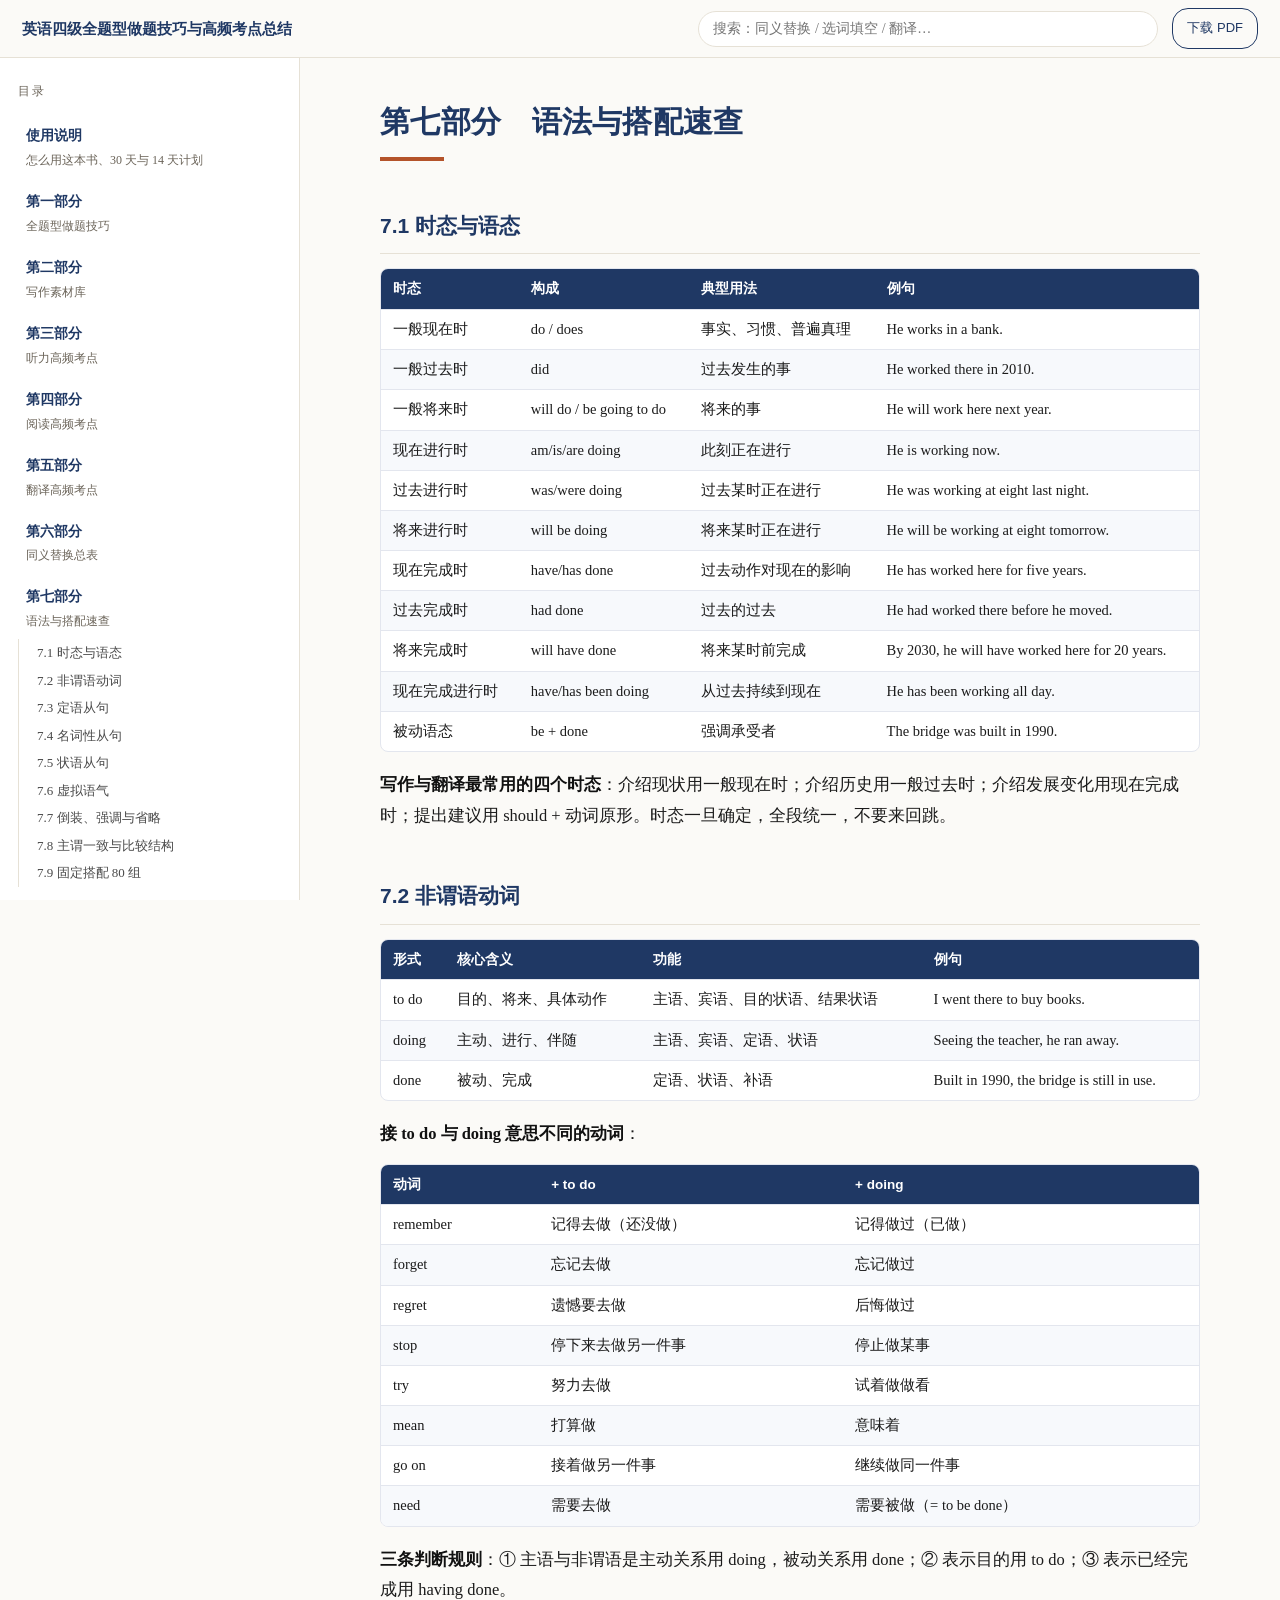
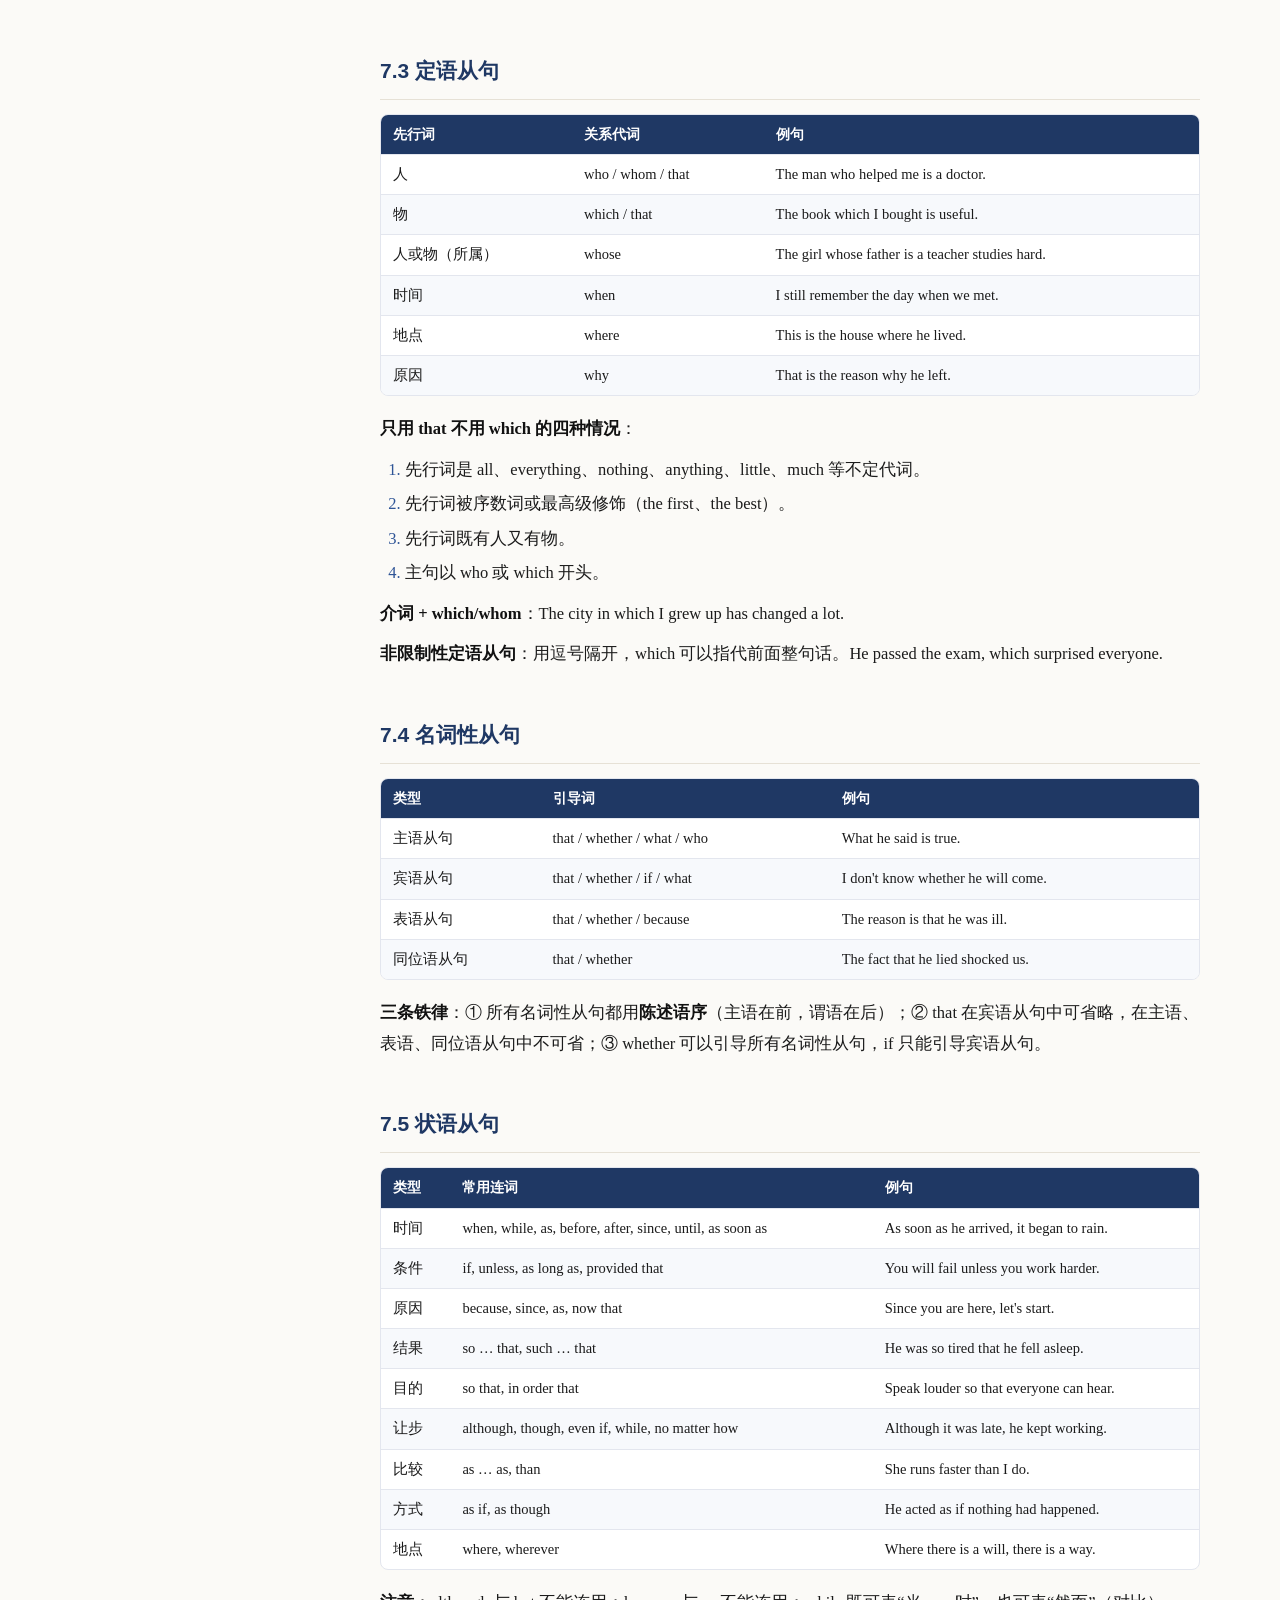
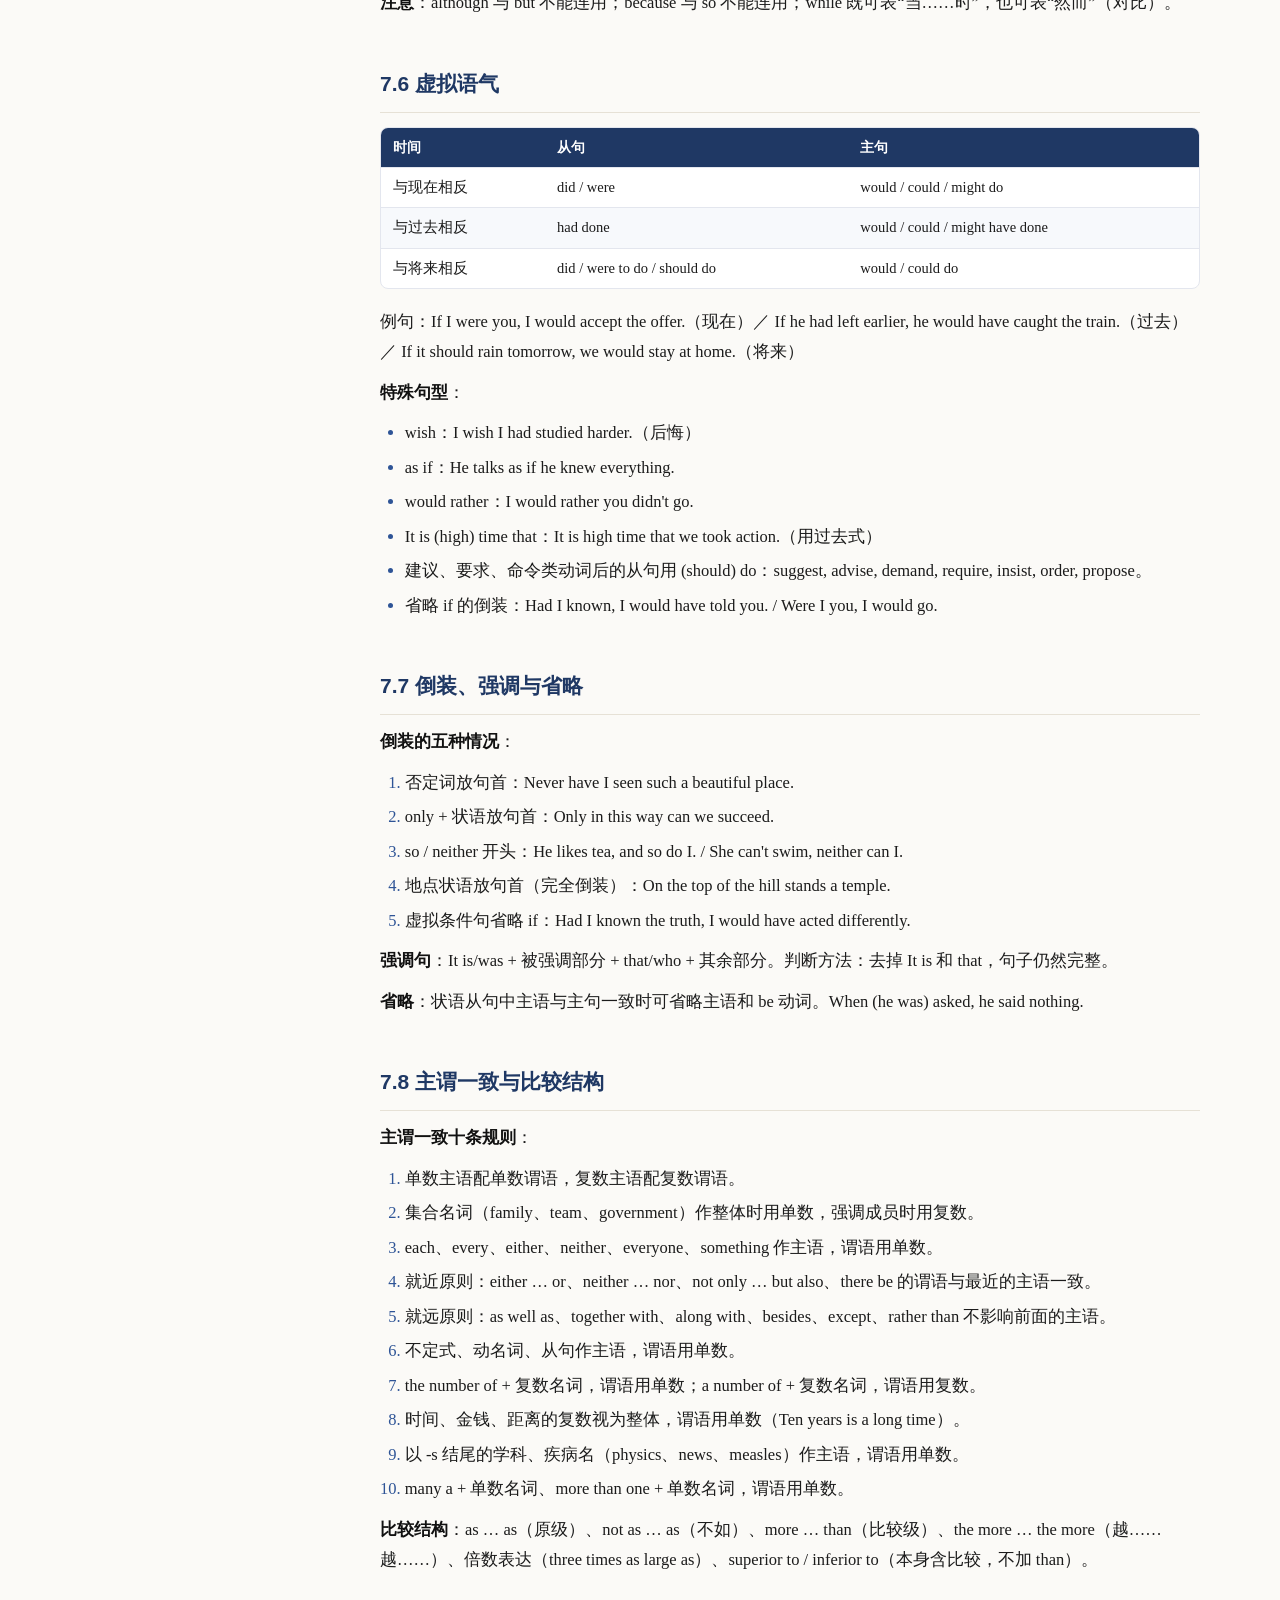
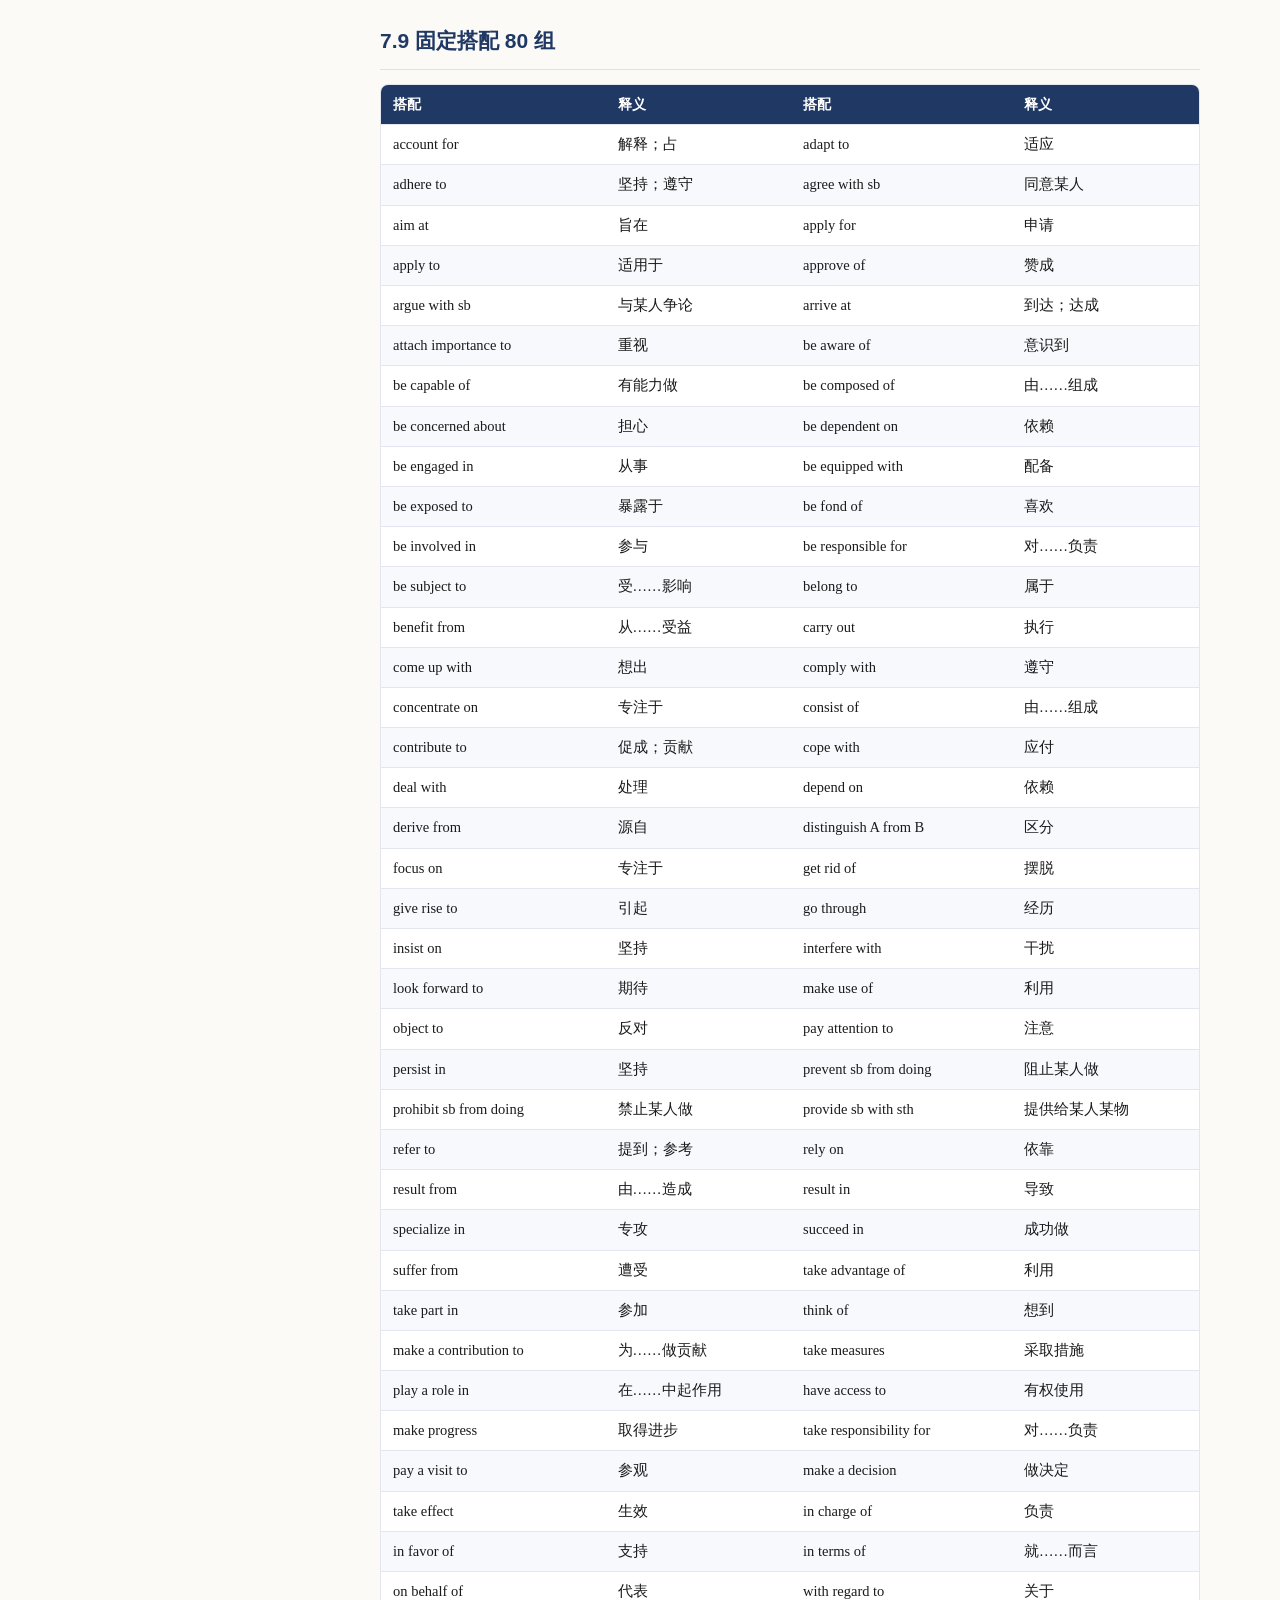
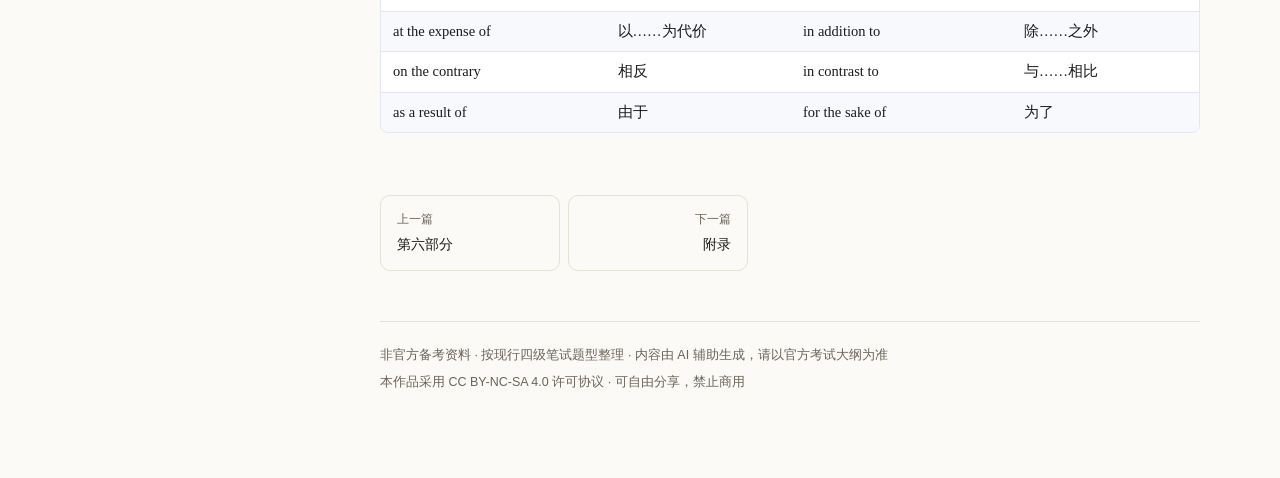
<file: part7.html>
<!doctype html>
<html lang="zh-CN">
<head>
<meta charset="utf-8">
<meta name="viewport" content="width=device-width, initial-scale=1">
<title>第七部分 语法与搭配速查 · 英语四级全题型做题技巧与高频考点总结</title>
<meta name="description" content="英语四级全题型做题技巧与高频考点总结：写作、听力、阅读、翻译全题型技巧与高频考点。">
<link rel="stylesheet" href="assets/style.css">
</head>
<body data-page="part7">
<div class="progress" id="progress"></div>
<header class="topbar">
  <button class="menu-btn" id="menuBtn" aria-label="目录">☰</button>
  <a class="brand" href="index.html">英语四级全题型做题技巧与高频考点总结</a>
  <div class="search-box">
    <input id="searchInput" type="search" placeholder="搜索：同义替换 / 选词填空 / 翻译…" autocomplete="off">
  </div>
  <a class="dl" href="assets/cet4-guide.pdf" download>下载 PDF</a>
</header>
<div class="layout">
  <aside class="sidebar" id="sidebar">
    <div class="side-title">目录</div>
    <nav><div class="nav-part"><a class="nav-head" href="intro.html"><span class="nav-label">使用说明</span><span class="nav-desc">怎么用这本书、30 天与 14 天计划</span></a><ul class="nav-sections"><li><a href="intro.html#sec-intro-1">这本书怎么用</a></li><li><a href="intro.html#sec-intro-2">全书结构</a></li><li><a href="intro.html#sec-30-90">30 天计划（每天约 90 分钟）</a></li><li><a href="intro.html#sec-14-120">14 天冲刺（每天约 120 分钟）</a></li><li><a href="intro.html#sec-intro-5">三个本子</a></li><li><a href="intro.html#sec-intro-6">一条最重要的建议</a></li></ul></div><div class="nav-part"><a class="nav-head" href="part1.html"><span class="nav-label">第一部分</span><span class="nav-desc">全题型做题技巧</span></a><ul class="nav-sections"><li><a href="part1.html#sec-1-1">1.1 先看全局：四级考什么、怎么算分</a></li><li><a href="part1.html#sec-1-2">1.2 考场流程与时间分配</a></li><li><a href="part1.html#sec-1-3">1.3 通用底层方法：预读、定位、同义替换、排除</a></li><li><a href="part1.html#sec-1-4-30-12">1.4 写作：30 分钟拿稳 12 分档</a></li><li><a href="part1.html#sec-1-5">1.5 听力：预读、信号词与"所听即所得"的边界</a></li><li><a href="part1.html#sec-1-6">1.6 选词填空：先定词性，再定词义</a></li><li><a href="part1.html#sec-1-7">1.7 长篇阅读：关键词定位与同义改写</a></li><li><a href="part1.html#sec-1-8">1.8 仔细阅读：题干定位、同义替换与干扰项</a></li><li><a href="part1.html#sec-1-9">1.9 翻译：拆句、主干、再装修</a></li><li><a href="part1.html#sec-1-10">1.10 不同目标的分数策略</a></li></ul></div><div class="nav-part"><a class="nav-head" href="part2.html"><span class="nav-label">第二部分</span><span class="nav-desc">写作素材库</span></a><ul class="nav-sections"><li><a href="part2.html#sec-2-1">2.1 评分标准与阅卷逻辑</a></li><li><a href="part2.html#sec-2-2">2.2 六类作文的万能框架</a></li><li><a href="part2.html#sec-2-3-20">2.3 开头段 20 句</a></li><li><a href="part2.html#sec-2-4">2.4 主体段：六类功能句</a></li><li><a href="part2.html#sec-2-5-15">2.5 结尾段 15 句</a></li><li><a href="part2.html#sec-2-6-30">2.6 高分语法结构 30 个</a></li><li><a href="part2.html#sec-2-7">2.7 按话题的常用短语与词伙</a></li><li><a href="part2.html#sec-2-8">2.8 过渡词与常用副词</a></li><li><a href="part2.html#sec-2-9">2.9 可引用的名言与数据表达</a></li><li><a href="part2.html#sec-2-10">2.10 高分替换词表</a></li><li><a href="part2.html#sec-2-11">2.11 十个高频话题的观点库</a></li><li><a href="part2.html#sec-2-12">2.12 四篇范文与点评</a></li><li><a href="part2.html#sec-2-13-30">2.13 中式英语 30 例（错 → 对）</a></li></ul></div><div class="nav-part"><a class="nav-head" href="part3.html"><span class="nav-label">第三部分</span><span class="nav-desc">听力高频考点</span></a><ul class="nav-sections"><li><a href="part3.html#sec-3-1">3.1 语音现象与"听不清"的真相</a></li><li><a href="part3.html#sec-3-2">3.2 短篇新闻：倒金字塔与高频词</a></li><li><a href="part3.html#sec-3-3">3.3 长对话：问答结构与场景词</a></li><li><a href="part3.html#sec-3-4">3.4 听力篇章：结构与信号词</a></li><li><a href="part3.html#sec-3-5">3.5 十五类场景词汇</a></li><li><a href="part3.html#sec-3-6-100">3.6 听力高频短语与习语 100 条</a></li><li><a href="part3.html#sec-3-7-60">3.7 听力同义替换 60 组</a></li><li><a href="part3.html#sec-3-8">3.8 数字、时间、价格与计算</a></li><li><a href="part3.html#sec-3-9">3.9 没听懂时的补救与蒙题策略</a></li></ul></div><div class="nav-part"><a class="nav-head" href="part4.html"><span class="nav-label">第四部分</span><span class="nav-desc">阅读高频考点</span></a><ul class="nav-sections"><li><a href="part4.html#sec-4-1">4.1 选词填空：语法判定十则</a></li><li><a href="part4.html#sec-4-2">4.2 选词填空高频词表</a></li><li><a href="part4.html#sec-4-3">4.3 长篇阅读：定位词与同义改写</a></li><li><a href="part4.html#sec-4-4">4.4 仔细阅读：六类题型与五种干扰项</a></li><li><a href="part4.html#sec-4-5-20">4.5 长难句拆解 20 例</a></li><li><a href="part4.html#sec-4-6-120">4.6 阅读同义词 120 组</a></li><li><a href="part4.html#sec-4-7-60">4.7 同义短语 60 组</a></li><li><a href="part4.html#sec-4-8-71">4.8 高频短语动词 71 个</a></li><li><a href="part4.html#sec-4-9-36">4.9 易混词辨析 36 组</a></li></ul></div><div class="nav-part"><a class="nav-head" href="part5.html"><span class="nav-label">第五部分</span><span class="nav-desc">翻译高频考点</span></a><ul class="nav-sections"><li><a href="part5.html#sec-5-1">5.1 评分标准与四步翻译法</a></li><li><a href="part5.html#sec-5-2">5.2 常考话题与命题规律</a></li><li><a href="part5.html#sec-5-3-180">5.3 中国文化与国情词汇 180 个</a></li><li><a href="part5.html#sec-5-4-50">5.4 中国特色表达与成语 50 个</a></li><li><a href="part5.html#sec-5-5-41">5.5 翻译常用句式 41 个</a></li><li><a href="part5.html#sec-5-6-80">5.6 翻译高频短语 80 个</a></li><li><a href="part5.html#sec-5-7-20">5.7 常见错误 20 例</a></li><li><a href="part5.html#sec-5-8">5.8 五段翻译练习与参考译文</a></li></ul></div><div class="nav-part"><a class="nav-head" href="part6.html"><span class="nav-label">第六部分</span><span class="nav-desc">同义替换总表</span></a><ul class="nav-sections"><li><a href="part6.html#sec-6-1-62">6.1 动词同义替换 62 组</a></li><li><a href="part6.html#sec-6-2-40">6.2 名词同义替换 40 组</a></li><li><a href="part6.html#sec-6-3-50">6.3 形容词与副词同义替换 50 组</a></li><li><a href="part6.html#sec-6-4-40">6.4 句式级同义替换 40 组</a></li><li><a href="part6.html#sec-6-5-44">6.5 熟词僻义 44 个</a></li><li><a href="part6.html#sec-6-6">6.6 常见前缀、后缀与构词</a></li></ul></div><div class="nav-part active"><a class="nav-head" href="part7.html"><span class="nav-label">第七部分</span><span class="nav-desc">语法与搭配速查</span></a><ul class="nav-sections"><li><a href="part7.html#sec-7-1">7.1 时态与语态</a></li><li><a href="part7.html#sec-7-2">7.2 非谓语动词</a></li><li><a href="part7.html#sec-7-3">7.3 定语从句</a></li><li><a href="part7.html#sec-7-4">7.4 名词性从句</a></li><li><a href="part7.html#sec-7-5">7.5 状语从句</a></li><li><a href="part7.html#sec-7-6">7.6 虚拟语气</a></li><li><a href="part7.html#sec-7-7">7.7 倒装、强调与省略</a></li><li><a href="part7.html#sec-7-8">7.8 主谓一致与比较结构</a></li><li><a href="part7.html#sec-7-9-80">7.9 固定搭配 80 组</a></li></ul></div><div class="nav-part"><a class="nav-head" href="appendix.html"><span class="nav-label">附录</span><span class="nav-desc">考前清单与速查表</span></a><ul class="nav-sections"><li><a href="appendix.html#sec-A-7">A. 考前 7 天清单</a></li><li><a href="appendix.html#sec-B-10">B. 考场 10 条</a></li><li><a href="appendix.html#sec-C-30">C. 高频易错拼写 30 个</a></li><li><a href="appendix.html#sec-D-24">D. 常见不规则动词 24 个</a></li><li><a href="appendix.html#sec-E">E. 最后三句话</a></li></ul></div></nav>
    <div class="side-foot">
      <a href="assets/cet4-guide.docx" download>Word 版</a>
      <a href="https://github.com/1wozhenfule/cet4-guide" target="_blank" rel="noopener">GitHub</a>
    </div>
  </aside>
  <main class="main">
    <article class="article">
      <h1>第七部分　语法与搭配速查</h1>
<h2 id="sec-7-1">7.1 时态与语态<a class="anchor" href="#sec-7-1" aria-label="链接">#</a></h2>
<div class="table-wrap"><table><thead><tr><th>时态</th><th>构成</th><th>典型用法</th><th>例句</th></tr></thead><tbody><tr><td>一般现在时</td><td>do / does</td><td>事实、习惯、普遍真理</td><td>He works in a bank.</td></tr><tr><td>一般过去时</td><td>did</td><td>过去发生的事</td><td>He worked there in 2010.</td></tr><tr><td>一般将来时</td><td>will do / be going to do</td><td>将来的事</td><td>He will work here next year.</td></tr><tr><td>现在进行时</td><td>am/is/are doing</td><td>此刻正在进行</td><td>He is working now.</td></tr><tr><td>过去进行时</td><td>was/were doing</td><td>过去某时正在进行</td><td>He was working at eight last night.</td></tr><tr><td>将来进行时</td><td>will be doing</td><td>将来某时正在进行</td><td>He will be working at eight tomorrow.</td></tr><tr><td>现在完成时</td><td>have/has done</td><td>过去动作对现在的影响</td><td>He has worked here for five years.</td></tr><tr><td>过去完成时</td><td>had done</td><td>过去的过去</td><td>He had worked there before he moved.</td></tr><tr><td>将来完成时</td><td>will have done</td><td>将来某时前完成</td><td>By 2030, he will have worked here for 20 years.</td></tr><tr><td>现在完成进行时</td><td>have/has been doing</td><td>从过去持续到现在</td><td>He has been working all day.</td></tr><tr><td>被动语态</td><td>be + done</td><td>强调承受者</td><td>The bridge was built in 1990.</td></tr></tbody></table></div>
<p><strong>写作与翻译最常用的四个时态</strong>：介绍现状用一般现在时；介绍历史用一般过去时；介绍发展变化用现在完成时；提出建议用 should + 动词原形。时态一旦确定，全段统一，不要来回跳。</p>
<h2 id="sec-7-2">7.2 非谓语动词<a class="anchor" href="#sec-7-2" aria-label="链接">#</a></h2>
<div class="table-wrap"><table><thead><tr><th>形式</th><th>核心含义</th><th>功能</th><th>例句</th></tr></thead><tbody><tr><td>to do</td><td>目的、将来、具体动作</td><td>主语、宾语、目的状语、结果状语</td><td>I went there to buy books.</td></tr><tr><td>doing</td><td>主动、进行、伴随</td><td>主语、宾语、定语、状语</td><td>Seeing the teacher, he ran away.</td></tr><tr><td>done</td><td>被动、完成</td><td>定语、状语、补语</td><td>Built in 1990, the bridge is still in use.</td></tr></tbody></table></div>
<p><strong>接 to do 与 doing 意思不同的动词</strong>：</p>
<div class="table-wrap"><table><thead><tr><th>动词</th><th>+ to do</th><th>+ doing</th></tr></thead><tbody><tr><td>remember</td><td>记得去做（还没做）</td><td>记得做过（已做）</td></tr><tr><td>forget</td><td>忘记去做</td><td>忘记做过</td></tr><tr><td>regret</td><td>遗憾要去做</td><td>后悔做过</td></tr><tr><td>stop</td><td>停下来去做另一件事</td><td>停止做某事</td></tr><tr><td>try</td><td>努力去做</td><td>试着做做看</td></tr><tr><td>mean</td><td>打算做</td><td>意味着</td></tr><tr><td>go on</td><td>接着做另一件事</td><td>继续做同一件事</td></tr><tr><td>need</td><td>需要去做</td><td>需要被做（= to be done）</td></tr></tbody></table></div>
<p><strong>三条判断规则</strong>：① 主语与非谓语是主动关系用 doing，被动关系用 done；② 表示目的用 to do；③ 表示已经完成用 having done。</p>
<h2 id="sec-7-3">7.3 定语从句<a class="anchor" href="#sec-7-3" aria-label="链接">#</a></h2>
<div class="table-wrap"><table><thead><tr><th>先行词</th><th>关系代词</th><th>例句</th></tr></thead><tbody><tr><td>人</td><td>who / whom / that</td><td>The man who helped me is a doctor.</td></tr><tr><td>物</td><td>which / that</td><td>The book which I bought is useful.</td></tr><tr><td>人或物（所属）</td><td>whose</td><td>The girl whose father is a teacher studies hard.</td></tr><tr><td>时间</td><td>when</td><td>I still remember the day when we met.</td></tr><tr><td>地点</td><td>where</td><td>This is the house where he lived.</td></tr><tr><td>原因</td><td>why</td><td>That is the reason why he left.</td></tr></tbody></table></div>
<p><strong>只用 that 不用 which 的四种情况</strong>：</p>
<ol><li>先行词是 all、everything、nothing、anything、little、much 等不定代词。</li><li>先行词被序数词或最高级修饰（the first、the best）。</li><li>先行词既有人又有物。</li><li>主句以 who 或 which 开头。</li></ol>
<p><strong>介词 + which/whom</strong>：The city in which I grew up has changed a lot.</p>
<p><strong>非限制性定语从句</strong>：用逗号隔开，which 可以指代前面整句话。He passed the exam, which surprised everyone.</p>
<h2 id="sec-7-4">7.4 名词性从句<a class="anchor" href="#sec-7-4" aria-label="链接">#</a></h2>
<div class="table-wrap"><table><thead><tr><th>类型</th><th>引导词</th><th>例句</th></tr></thead><tbody><tr><td>主语从句</td><td>that / whether / what / who</td><td>What he said is true.</td></tr><tr><td>宾语从句</td><td>that / whether / if / what</td><td>I don't know whether he will come.</td></tr><tr><td>表语从句</td><td>that / whether / because</td><td>The reason is that he was ill.</td></tr><tr><td>同位语从句</td><td>that / whether</td><td>The fact that he lied shocked us.</td></tr></tbody></table></div>
<p><strong>三条铁律</strong>：① 所有名词性从句都用<strong>陈述语序</strong>（主语在前，谓语在后）；② that 在宾语从句中可省略，在主语、表语、同位语从句中不可省；③ whether 可以引导所有名词性从句，if 只能引导宾语从句。</p>
<h2 id="sec-7-5">7.5 状语从句<a class="anchor" href="#sec-7-5" aria-label="链接">#</a></h2>
<div class="table-wrap"><table><thead><tr><th>类型</th><th>常用连词</th><th>例句</th></tr></thead><tbody><tr><td>时间</td><td>when, while, as, before, after, since, until, as soon as</td><td>As soon as he arrived, it began to rain.</td></tr><tr><td>条件</td><td>if, unless, as long as, provided that</td><td>You will fail unless you work harder.</td></tr><tr><td>原因</td><td>because, since, as, now that</td><td>Since you are here, let's start.</td></tr><tr><td>结果</td><td>so … that, such … that</td><td>He was so tired that he fell asleep.</td></tr><tr><td>目的</td><td>so that, in order that</td><td>Speak louder so that everyone can hear.</td></tr><tr><td>让步</td><td>although, though, even if, while, no matter how</td><td>Although it was late, he kept working.</td></tr><tr><td>比较</td><td>as … as, than</td><td>She runs faster than I do.</td></tr><tr><td>方式</td><td>as if, as though</td><td>He acted as if nothing had happened.</td></tr><tr><td>地点</td><td>where, wherever</td><td>Where there is a will, there is a way.</td></tr></tbody></table></div>
<p><strong>注意</strong>：although 与 but 不能连用；because 与 so 不能连用；while 既可表“当……时”，也可表“然而”（对比）。</p>
<h2 id="sec-7-6">7.6 虚拟语气<a class="anchor" href="#sec-7-6" aria-label="链接">#</a></h2>
<div class="table-wrap"><table><thead><tr><th>时间</th><th>从句</th><th>主句</th></tr></thead><tbody><tr><td>与现在相反</td><td>did / were</td><td>would / could / might do</td></tr><tr><td>与过去相反</td><td>had done</td><td>would / could / might have done</td></tr><tr><td>与将来相反</td><td>did / were to do / should do</td><td>would / could do</td></tr></tbody></table></div>
<p>例句：If I were you, I would accept the offer.（现在）／ If he had left earlier, he would have caught the train.（过去）／ If it should rain tomorrow, we would stay at home.（将来）</p>
<p><strong>特殊句型</strong>：</p>
<ul><li>wish：I wish I had studied harder.（后悔）</li><li>as if：He talks as if he knew everything.</li><li>would rather：I would rather you didn't go.</li><li>It is (high) time that：It is high time that we took action.（用过去式）</li><li>建议、要求、命令类动词后的从句用 (should) do：suggest, advise, demand, require, insist, order, propose。</li><li>省略 if 的倒装：Had I known, I would have told you. / Were I you, I would go.</li></ul>
<h2 id="sec-7-7">7.7 倒装、强调与省略<a class="anchor" href="#sec-7-7" aria-label="链接">#</a></h2>
<p><strong>倒装的五种情况</strong>：</p>
<ol><li>否定词放句首：Never have I seen such a beautiful place.</li><li>only + 状语放句首：Only in this way can we succeed.</li><li>so / neither 开头：He likes tea, and so do I. / She can't swim, neither can I.</li><li>地点状语放句首（完全倒装）：On the top of the hill stands a temple.</li><li>虚拟条件句省略 if：Had I known the truth, I would have acted differently.</li></ol>
<p><strong>强调句</strong>：It is/was + 被强调部分 + that/who + 其余部分。判断方法：去掉 It is 和 that，句子仍然完整。</p>
<p><strong>省略</strong>：状语从句中主语与主句一致时可省略主语和 be 动词。When (he was) asked, he said nothing.</p>
<h2 id="sec-7-8">7.8 主谓一致与比较结构<a class="anchor" href="#sec-7-8" aria-label="链接">#</a></h2>
<p><strong>主谓一致十条规则</strong>：</p>
<ol><li>单数主语配单数谓语，复数主语配复数谓语。</li><li>集合名词（family、team、government）作整体时用单数，强调成员时用复数。</li><li>each、every、either、neither、everyone、something 作主语，谓语用单数。</li><li>就近原则：either … or、neither … nor、not only … but also、there be 的谓语与最近的主语一致。</li><li>就远原则：as well as、together with、along with、besides、except、rather than 不影响前面的主语。</li><li>不定式、动名词、从句作主语，谓语用单数。</li><li>the number of + 复数名词，谓语用单数；a number of + 复数名词，谓语用复数。</li><li>时间、金钱、距离的复数视为整体，谓语用单数（Ten years is a long time）。</li><li>以 -s 结尾的学科、疾病名（physics、news、measles）作主语，谓语用单数。</li><li>many a + 单数名词、more than one + 单数名词，谓语用单数。</li></ol>
<p><strong>比较结构</strong>：as … as（原级）、not as … as（不如）、more … than（比较级）、the more … the more（越……越……）、倍数表达（three times as large as）、superior to / inferior to（本身含比较，不加 than）。</p>
<h2 id="sec-7-9-80">7.9 固定搭配 80 组<a class="anchor" href="#sec-7-9-80" aria-label="链接">#</a></h2>
<div class="table-wrap"><table><thead><tr><th>搭配</th><th>释义</th><th>搭配</th><th>释义</th></tr></thead><tbody><tr><td>account for</td><td>解释；占</td><td>adapt to</td><td>适应</td></tr><tr><td>adhere to</td><td>坚持；遵守</td><td>agree with sb</td><td>同意某人</td></tr><tr><td>aim at</td><td>旨在</td><td>apply for</td><td>申请</td></tr><tr><td>apply to</td><td>适用于</td><td>approve of</td><td>赞成</td></tr><tr><td>argue with sb</td><td>与某人争论</td><td>arrive at</td><td>到达；达成</td></tr><tr><td>attach importance to</td><td>重视</td><td>be aware of</td><td>意识到</td></tr><tr><td>be capable of</td><td>有能力做</td><td>be composed of</td><td>由……组成</td></tr><tr><td>be concerned about</td><td>担心</td><td>be dependent on</td><td>依赖</td></tr><tr><td>be engaged in</td><td>从事</td><td>be equipped with</td><td>配备</td></tr><tr><td>be exposed to</td><td>暴露于</td><td>be fond of</td><td>喜欢</td></tr><tr><td>be involved in</td><td>参与</td><td>be responsible for</td><td>对……负责</td></tr><tr><td>be subject to</td><td>受……影响</td><td>belong to</td><td>属于</td></tr><tr><td>benefit from</td><td>从……受益</td><td>carry out</td><td>执行</td></tr><tr><td>come up with</td><td>想出</td><td>comply with</td><td>遵守</td></tr><tr><td>concentrate on</td><td>专注于</td><td>consist of</td><td>由……组成</td></tr><tr><td>contribute to</td><td>促成；贡献</td><td>cope with</td><td>应付</td></tr><tr><td>deal with</td><td>处理</td><td>depend on</td><td>依赖</td></tr><tr><td>derive from</td><td>源自</td><td>distinguish A from B</td><td>区分</td></tr><tr><td>focus on</td><td>专注于</td><td>get rid of</td><td>摆脱</td></tr><tr><td>give rise to</td><td>引起</td><td>go through</td><td>经历</td></tr><tr><td>insist on</td><td>坚持</td><td>interfere with</td><td>干扰</td></tr><tr><td>look forward to</td><td>期待</td><td>make use of</td><td>利用</td></tr><tr><td>object to</td><td>反对</td><td>pay attention to</td><td>注意</td></tr><tr><td>persist in</td><td>坚持</td><td>prevent sb from doing</td><td>阻止某人做</td></tr><tr><td>prohibit sb from doing</td><td>禁止某人做</td><td>provide sb with sth</td><td>提供给某人某物</td></tr><tr><td>refer to</td><td>提到；参考</td><td>rely on</td><td>依靠</td></tr><tr><td>result from</td><td>由……造成</td><td>result in</td><td>导致</td></tr><tr><td>specialize in</td><td>专攻</td><td>succeed in</td><td>成功做</td></tr><tr><td>suffer from</td><td>遭受</td><td>take advantage of</td><td>利用</td></tr><tr><td>take part in</td><td>参加</td><td>think of</td><td>想到</td></tr><tr><td>make a contribution to</td><td>为……做贡献</td><td>take measures</td><td>采取措施</td></tr><tr><td>play a role in</td><td>在……中起作用</td><td>have access to</td><td>有权使用</td></tr><tr><td>make progress</td><td>取得进步</td><td>take responsibility for</td><td>对……负责</td></tr><tr><td>pay a visit to</td><td>参观</td><td>make a decision</td><td>做决定</td></tr><tr><td>take effect</td><td>生效</td><td>in charge of</td><td>负责</td></tr><tr><td>in favor of</td><td>支持</td><td>in terms of</td><td>就……而言</td></tr><tr><td>on behalf of</td><td>代表</td><td>with regard to</td><td>关于</td></tr><tr><td>at the expense of</td><td>以……为代价</td><td>in addition to</td><td>除……之外</td></tr><tr><td>on the contrary</td><td>相反</td><td>in contrast to</td><td>与……相比</td></tr><tr><td>as a result of</td><td>由于</td><td>for the sake of</td><td>为了</td></tr></tbody></table></div>
      <a class="pager prev" href="part6.html"><span>上一篇</span>第六部分</a><a class="pager next" href="appendix.html"><span>下一篇</span>附录</a>
    </article>
    <footer class="foot">
      <p>非官方备考资料 · 按现行四级笔试题型整理 · 内容由 AI 辅助生成，请以官方考试大纲为准</p>
      <p>本作品采用 CC BY-NC-SA 4.0 许可协议 · 可自由分享，禁止商用</p>
    </footer>
  </main>
</div>
<div class="search-panel" id="searchPanel" hidden>
  <div class="search-head">搜索结果 <button id="searchClose">关闭</button></div>
  <div id="searchResults"></div>
</div>
<div class="mask" id="mask"></div>
<script>window.__SEARCH__ = "search.json";</script>
<script src="assets/app.js"></script>
</body>
</html>
</file>
<file: assets/style.css>
:root{
  --paper:#fbfaf7;
  --ink:#1b1b1b;
  --muted:#6b6459;
  --navy:#1f3864;
  --navy-2:#2e5496;
  --accent:#b4532a;
  --line:#e6e1d6;
  --line-2:#e3e6ee;
  --tip-bg:#fff7e8;
  --tip-line:#e0a040;
  --code-bg:#f2f1ec;
  --sidebar-w:300px;
  --maxw:820px;
}
*{box-sizing:border-box}
html{scroll-behavior:smooth}
body{
  margin:0;background:var(--paper);color:var(--ink);
  font-family:"Noto Serif SC","Source Han Serif SC","Songti SC","SimSun",serif;
  font-size:16.5px;line-height:1.85;
  -webkit-font-smoothing:antialiased;
}
a{color:var(--navy-2);text-decoration:none}
a:hover{text-decoration:underline}
.progress{position:fixed;top:0;left:0;height:3px;width:0;background:var(--accent);z-index:60;transition:width .1s linear}

/* top bar */
.topbar{
  position:sticky;top:0;z-index:40;display:flex;align-items:center;gap:14px;
  height:58px;padding:0 22px;background:rgba(251,250,247,.94);
  backdrop-filter:saturate(180%) blur(8px);border-bottom:1px solid var(--line);
}
.brand{font-family:"PingFang SC","Microsoft YaHei",sans-serif;font-weight:600;
  font-size:15px;color:var(--navy);white-space:nowrap;overflow:hidden;text-overflow:ellipsis;
  min-width:0;flex:0 1 auto}
.menu-btn{display:none;border:0;background:none;font-size:20px;color:var(--navy);cursor:pointer}
.search-box{flex:1 1 auto;min-width:0;max-width:460px;margin-left:auto}
.search-box input{
  width:100%;height:36px;padding:0 14px;border:1px solid var(--line);
  border-radius:18px;background:#fff;font-size:14px;color:var(--ink);outline:none;
  font-family:inherit;
}
.search-box input:focus{border-color:var(--navy-2);box-shadow:0 0 0 3px rgba(46,84,150,.1)}
.dl{font-family:"PingFang SC","Microsoft YaHei",sans-serif;font-size:13px;
  padding:7px 14px;border:1px solid var(--navy);border-radius:16px;color:var(--navy);white-space:nowrap}
.dl:hover{background:var(--navy);color:#fff;text-decoration:none}

/* layout */
.layout{display:flex;align-items:flex-start}
.sidebar{
  position:sticky;top:58px;width:var(--sidebar-w);flex:0 0 var(--sidebar-w);
  height:calc(100vh - 58px);overflow-y:auto;padding:22px 18px 40px;
  border-right:1px solid var(--line);background:#fff;
}
.side-title{font-family:"PingFang SC","Microsoft YaHei",sans-serif;font-size:12px;
  letter-spacing:.18em;color:var(--muted);margin-bottom:14px}
.nav-part{margin-bottom:6px}
.nav-head{display:block;padding:7px 8px;border-radius:8px;color:var(--ink)}
.nav-head:hover{background:#f4f2ec;text-decoration:none}
.nav-label{display:block;font-family:"PingFang SC","Microsoft YaHei",sans-serif;
  font-weight:600;font-size:14px;color:var(--navy)}
.nav-desc{display:block;font-size:12px;color:var(--muted);line-height:1.5;margin-top:2px}
.nav-sections{list-style:none;margin:2px 0 6px;padding:0 0 0 10px;display:none;
  border-left:1px solid var(--line)}
.nav-part.active .nav-sections{display:block}
.nav-sections a{display:block;padding:4px 8px;font-size:13px;color:#4a4a4a;
  line-height:1.5;border-radius:6px}
.nav-sections a:hover{background:#f4f2ec;color:var(--navy);text-decoration:none}
.side-foot{display:flex;gap:16px;margin-top:18px;padding-top:14px;border-top:1px solid var(--line);
  font-family:"PingFang SC","Microsoft YaHei",sans-serif;font-size:13px}

/* article */
.main{flex:1;min-width:0;padding:44px 40px 80px}
.article{width:100%;max-width:var(--maxw);margin:0 auto}
.article h1{
  font-family:"PingFang SC","Microsoft YaHei",sans-serif;font-size:30px;
  line-height:1.35;color:var(--navy);margin:0 0 8px;letter-spacing:.01em;
}
.article h1::after{content:"";display:block;width:64px;height:4px;background:var(--accent);margin-top:14px}
.article h2{
  font-family:"PingFang SC","Microsoft YaHei",sans-serif;font-size:21px;
  color:var(--navy);margin:46px 0 12px;padding-bottom:8px;border-bottom:1px solid var(--line);
  scroll-margin-top:76px;position:relative;
}
.article h3{font-family:"PingFang SC","Microsoft YaHei",sans-serif;font-size:17px;
  color:var(--navy-2);margin:30px 0 8px;scroll-margin-top:76px}
.article h4{font-size:15.5px;margin:22px 0 6px;color:#333}
.article p{margin:10px 0}
.article strong{color:#111;font-weight:700}
.article ul,.article ol{margin:10px 0;padding-left:1.5em}
.article li{margin:4px 0}
.article li::marker{color:var(--navy-2)}
.anchor{opacity:0;margin-left:8px;color:var(--muted);font-weight:400;font-size:.8em}
h2:hover .anchor{opacity:1}
.tip{
  background:var(--tip-bg);border-left:4px solid var(--tip-line);
  padding:12px 16px;margin:16px 0;color:#4a3200;font-size:15px;border-radius:0 6px 6px 0;
}
.table-wrap{max-width:100%;overflow-x:auto;margin:14px 0 18px;border:1px solid var(--line-2);border-radius:8px;background:#fff}
table{width:100%;border-collapse:collapse;font-size:14.5px;line-height:1.6}
thead th{
  background:var(--navy);color:#fff;text-align:left;font-weight:600;
  font-family:"PingFang SC","Microsoft YaHei",sans-serif;font-size:13.5px;
  padding:9px 12px;white-space:nowrap;
}
tbody td{padding:8px 12px;border-top:1px solid var(--line-2);vertical-align:top}
tbody tr:nth-child(even){background:#f7f9fc}
tbody tr:hover{background:#eef3fb}

/* hero + cards */
.hero{padding:8px 0 26px;border-bottom:1px solid var(--line);margin-bottom:8px}
.eyebrow{font-family:"PingFang SC","Microsoft YaHei",sans-serif;font-size:12px;
  letter-spacing:.16em;color:var(--accent);margin-bottom:10px}
.hero h1{font-size:38px;line-height:1.25;margin:0 0 14px}
.hero h1::after{display:none}
.lede{font-size:17px;color:#3d3a33;max-width:640px;margin:0 0 22px}
.cta{display:flex;gap:10px;flex-wrap:wrap;margin-bottom:26px}
.btn{font-family:"PingFang SC","Microsoft YaHei",sans-serif;font-size:14px;
  padding:9px 18px;border:1px solid var(--line);border-radius:20px;color:var(--ink);background:#fff}
.btn.primary{background:var(--navy);border-color:var(--navy);color:#fff}
.btn:hover{text-decoration:none;border-color:var(--navy-2);color:var(--navy)}
.btn.primary:hover{background:var(--navy-2);color:#fff}
.stats{display:flex;gap:34px;flex-wrap:wrap;padding-top:6px}
.stats b{display:block;font-size:26px;color:var(--navy);line-height:1.1;
  font-family:"PingFang SC","Microsoft YaHei",sans-serif}
.stats span{font-size:12.5px;color:var(--muted)}
.cards{display:grid;grid-template-columns:repeat(auto-fill,minmax(220px,1fr));gap:12px;margin:16px 0 8px}
.card{display:block;padding:16px 16px 14px;border:1px solid var(--line);border-radius:10px;
  background:#fff;transition:transform .15s ease,border-color .15s ease}
.card:hover{transform:translateY(-2px);border-color:var(--navy-2);text-decoration:none}
.card-k{display:block;font-family:"PingFang SC","Microsoft YaHei",sans-serif;
  font-size:12.5px;color:var(--accent);margin-bottom:4px}
.card-t{display:block;font-size:15px;color:var(--ink)}

/* pager */
.pager{display:inline-block;margin:44px 8px 0 0;padding:12px 16px;border:1px solid var(--line);
  border-radius:10px;min-width:180px;font-size:14px;color:var(--ink)}
.pager span{display:block;font-size:12px;color:var(--muted);margin-bottom:2px}
.pager:hover{border-color:var(--navy-2);text-decoration:none}
.pager.next{text-align:right}
.foot{max-width:var(--maxw);margin:50px auto 0;padding-top:18px;border-top:1px solid var(--line);
  font-family:"PingFang SC","Microsoft YaHei",sans-serif;font-size:12.5px;color:var(--muted)}
.foot p{margin:4px 0}

/* search */
.search-panel{position:fixed;z-index:50;top:70px;left:50%;transform:translateX(-50%);
  width:min(720px,92vw);max-height:70vh;overflow:auto;background:#fff;border:1px solid var(--line);
  border-radius:12px;box-shadow:0 18px 50px rgba(0,0,0,.14);padding:8px 0}
.search-head{display:flex;justify-content:space-between;align-items:center;
  padding:8px 16px;font-family:"PingFang SC","Microsoft YaHei",sans-serif;font-size:13px;color:var(--muted)}
.search-head button{border:0;background:none;color:var(--navy-2);cursor:pointer;font-size:13px}
.res{display:block;padding:10px 16px;border-top:1px solid #f1efe9;color:var(--ink)}
.res:hover{background:#f6f8fc;text-decoration:none}
.res b{display:block;font-size:14px;color:var(--navy)}
.res small{display:block;color:var(--muted);font-size:12.5px;margin-top:2px;line-height:1.6}
.nores{padding:18px 16px;color:var(--muted);font-size:14px}

.mask{position:fixed;inset:0;background:rgba(0,0,0,.3);z-index:35;display:none}

@media (max-width:920px){
  .topbar{gap:10px;padding:0 14px}
  .menu-btn{display:block}
  .brand{font-size:13px;flex:1 1 auto}
  .search-box{flex:0 1 40%;max-width:none}
  .search-box input{font-size:13px;padding:0 10px}
  .dl{display:none}
  .sidebar{position:fixed;left:0;top:0;height:100vh;z-index:38;transform:translateX(-100%);
    transition:transform .22s ease;box-shadow:0 0 40px rgba(0,0,0,.12)}
  body.nav-open .sidebar{transform:translateX(0)}
  body.nav-open .mask{display:block}
  .main{padding:26px 18px 60px}
  .hero h1{font-size:28px}
  .lede{font-size:16px}
  .stats{gap:22px}
}
@media print{
  .topbar,.sidebar,.pager,.foot,.progress,.search-panel,.mask,.anchor{display:none!important}
  .main{padding:0}
  body{background:#fff;font-size:11pt}
  .article h2{break-after:avoid}
  .table-wrap{overflow:visible;break-inside:avoid}
  tr,li{break-inside:avoid}
}
</file>
